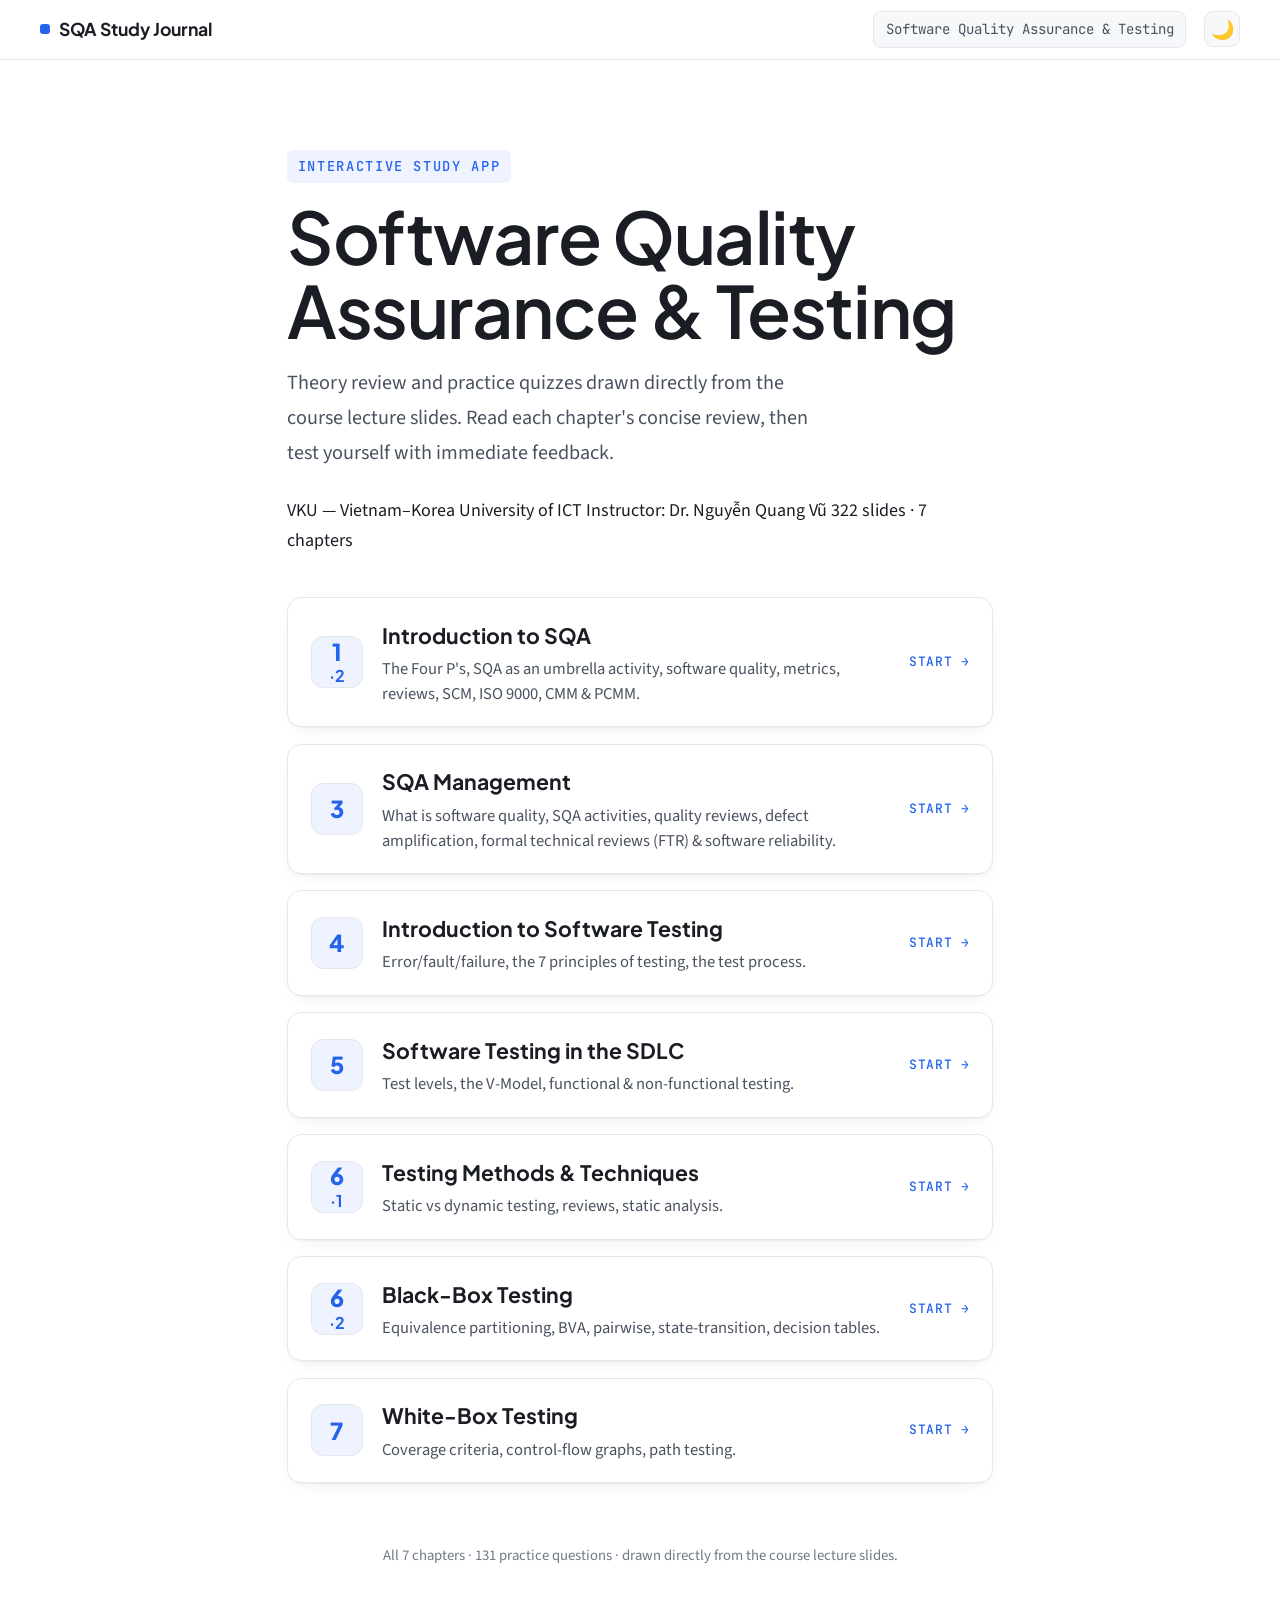
<file: index.html>
<!DOCTYPE html>
<html lang="en">
<head>
<meta charset="UTF-8">
<meta name="viewport" content="width=device-width, initial-scale=1.0">
<title>SQA Study Journal — Contents</title>
<link rel="stylesheet" href="styles.css">
<script src="theme.js"></script>
</head>
<body>
<div class="reading-progress" id="rprog"></div>

<header class="topbar">
  <a class="brand" href="index.html"><span class="dot"></span>SQA&nbsp;Study&nbsp;Journal</a>
  <span class="spacer"></span>
  <span class="score-chip">Software Quality Assurance &amp; Testing</span>
  <button class="theme-toggle" id="themeToggle" type="button" aria-label="Chuyển Sáng/Tối" title="Sáng / Tối">
    <span class="moon">🌙</span><span class="sun">☀️</span>
  </button>
</header>

<main class="wrap">
  <section class="toc-hero reveal">
    <p class="eyebrow">Interactive Study App</p>
    <h1 style="font-family:var(--display);font-weight:600;font-size:clamp(2.4rem,7vw,4rem);line-height:1.02;letter-spacing:-.02em;margin:0 0 .8rem;">
      Software Quality<br>Assurance &amp; Testing
    </h1>
    <p class="lede" style="font-size:1.12rem;color:var(--ink-soft);max-width:54ch;">
      Theory review and practice quizzes drawn directly from the course lecture
      slides. Read each chapter's concise review, then test yourself with
      immediate feedback.
    </p>
    <div class="hero meta" style="padding:0;margin-top:1.4rem;">
      <span>VKU — Vietnam–Korea University of ICT</span>
      <span>Instructor: Dr. Nguyễn Quang Vũ</span>
      <span>322 slides · 7 chapters</span>
    </div>
  </section>

  <nav class="toc-list">
    <a class="toc-card reveal" style="animation-delay:.05s" href="chapter-01-intro-to-sqa.html">
      <span class="no">1<small style="font-size:.9rem">·2</small></span>
      <span class="body">
        <h3>Introduction to SQA</h3>
        <p>The Four P's, SQA as an umbrella activity, software quality, metrics, reviews, SCM, ISO 9000, CMM &amp; PCMM.</p>
      </span>
      <span class="tag">Start →</span>
    </a>

    <a class="toc-card reveal" style="animation-delay:.1s" href="chapter-03-sqa-management.html">
      <span class="no">3</span>
      <span class="body">
        <h3>SQA Management</h3>
        <p>What is software quality, SQA activities, quality reviews, defect amplification, formal technical reviews (FTR) &amp; software reliability.</p>
      </span>
      <span class="tag">Start →</span>
    </a>

    <a class="toc-card reveal" style="animation-delay:.15s" href="chapter-04-intro-to-testing.html">
      <span class="no">4</span>
      <span class="body">
        <h3>Introduction to Software Testing</h3>
        <p>Error/fault/failure, the 7 principles of testing, the test process.</p>
      </span>
      <span class="tag">Start →</span>
    </a>

    <a class="toc-card reveal" style="animation-delay:.2s" href="chapter-05-testing-in-sdlc.html">
      <span class="no">5</span>
      <span class="body">
        <h3>Software Testing in the SDLC</h3>
        <p>Test levels, the V-Model, functional &amp; non-functional testing.</p>
      </span>
      <span class="tag">Start →</span>
    </a>

    <a class="toc-card reveal" style="animation-delay:.25s" href="chapter-06-1-methods-techniques.html">
      <span class="no">6<small style="font-size:.9rem">·1</small></span>
      <span class="body">
        <h3>Testing Methods &amp; Techniques</h3>
        <p>Static vs dynamic testing, reviews, static analysis.</p>
      </span>
      <span class="tag">Start →</span>
    </a>

    <a class="toc-card reveal" style="animation-delay:.3s" href="chapter-06-2-black-box.html">
      <span class="no">6<small style="font-size:.9rem">·2</small></span>
      <span class="body">
        <h3>Black-Box Testing</h3>
        <p>Equivalence partitioning, BVA, pairwise, state-transition, decision tables.</p>
      </span>
      <span class="tag">Start →</span>
    </a>

    <a class="toc-card reveal" style="animation-delay:.35s" href="chapter-07-white-box.html">
      <span class="no">7</span>
      <span class="body">
        <h3>White-Box Testing</h3>
        <p>Coverage criteria, control-flow graphs, path testing.</p>
      </span>
      <span class="tag">Start →</span>
    </a>
  </nav>

  <p style="color:var(--ink-faint);font-size:.82rem;text-align:center;padding-bottom:3rem;">
    All 7 chapters · 131 practice questions · drawn directly from the course lecture slides.
  </p>
</main>
</body>
</html>
</file>
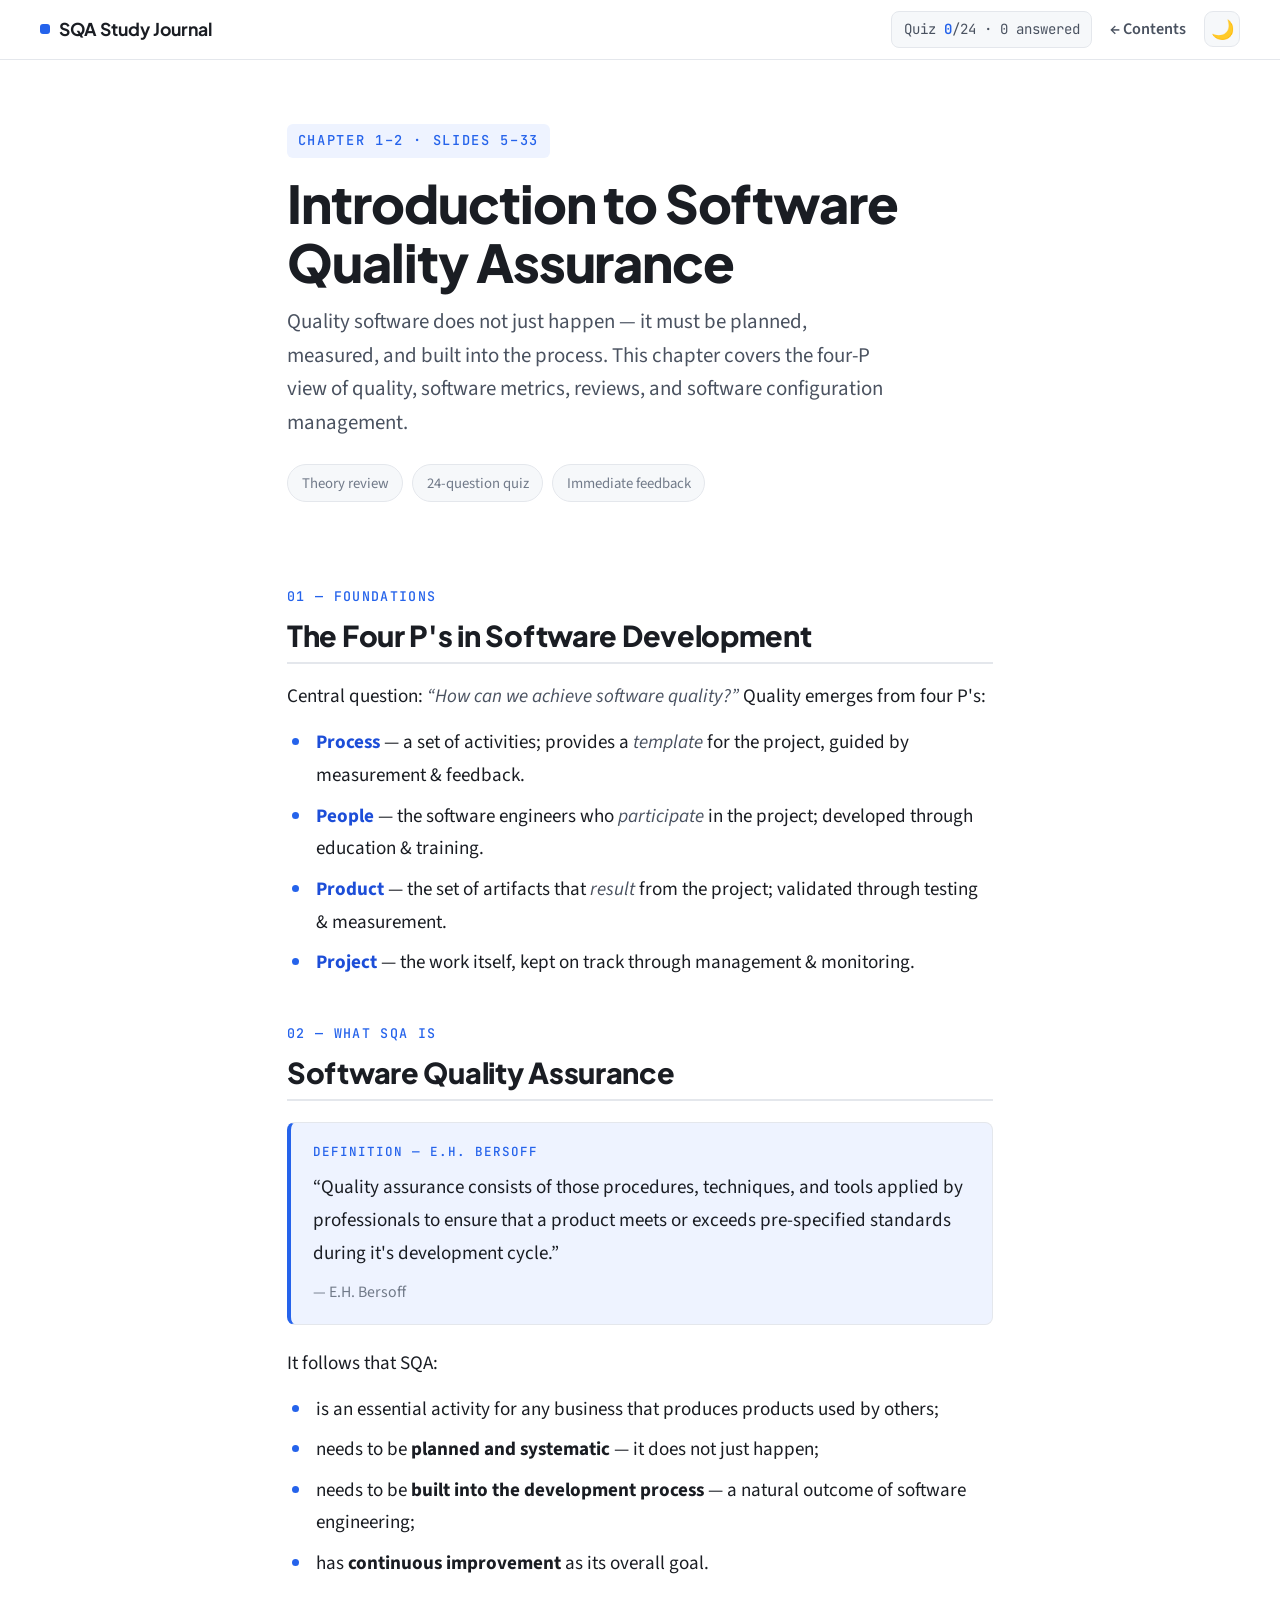
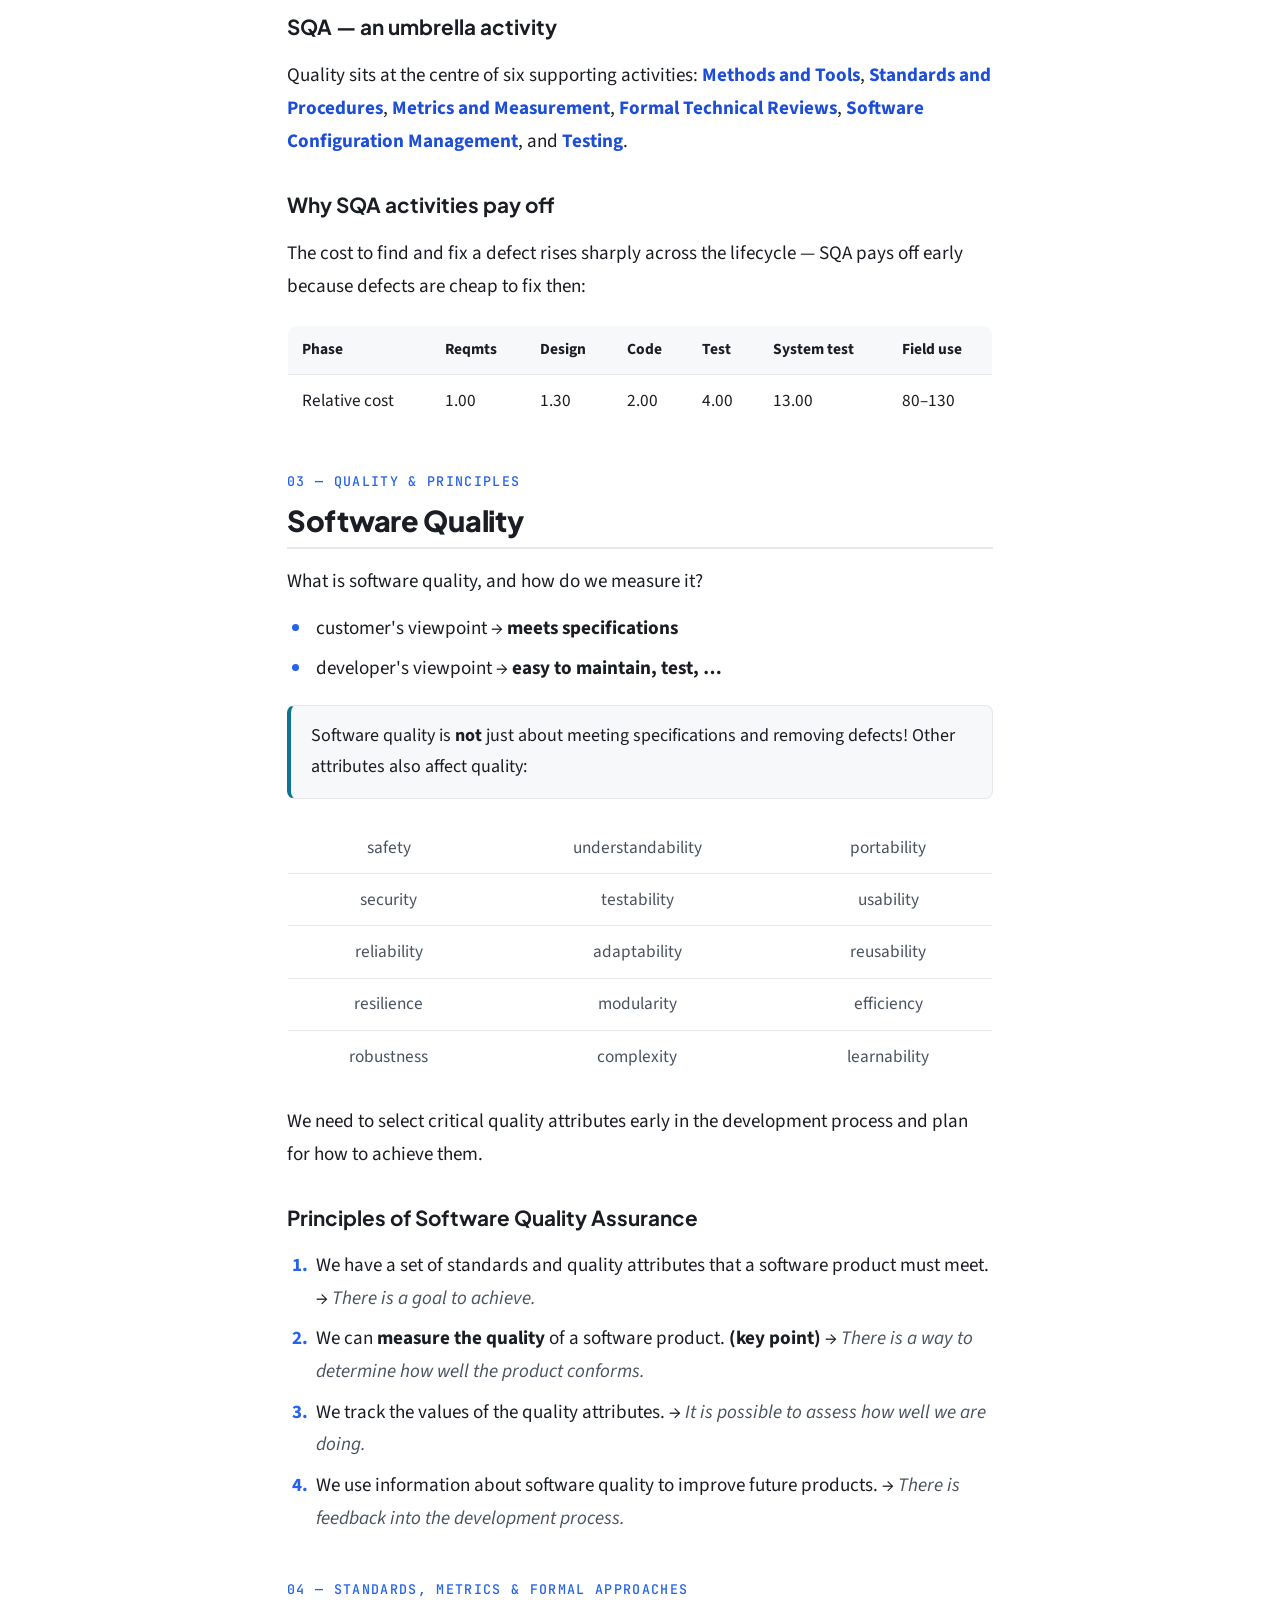
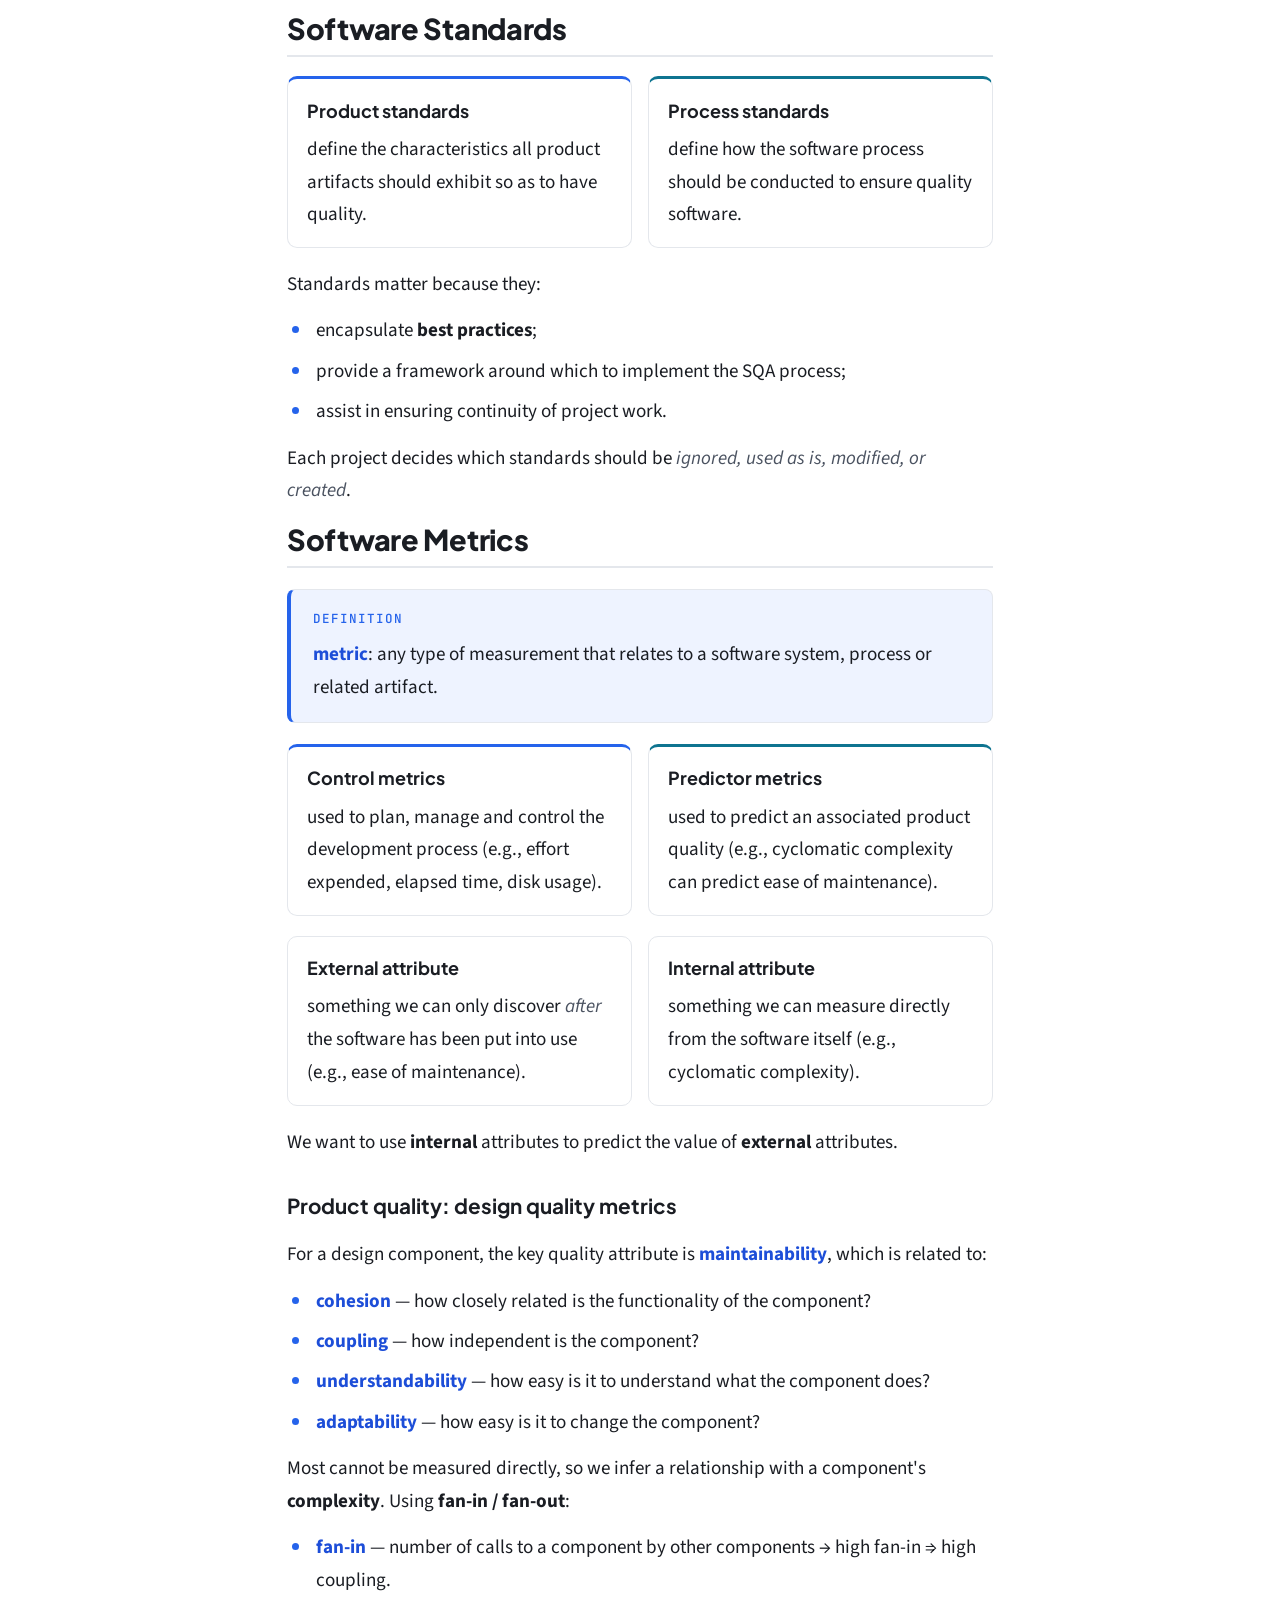
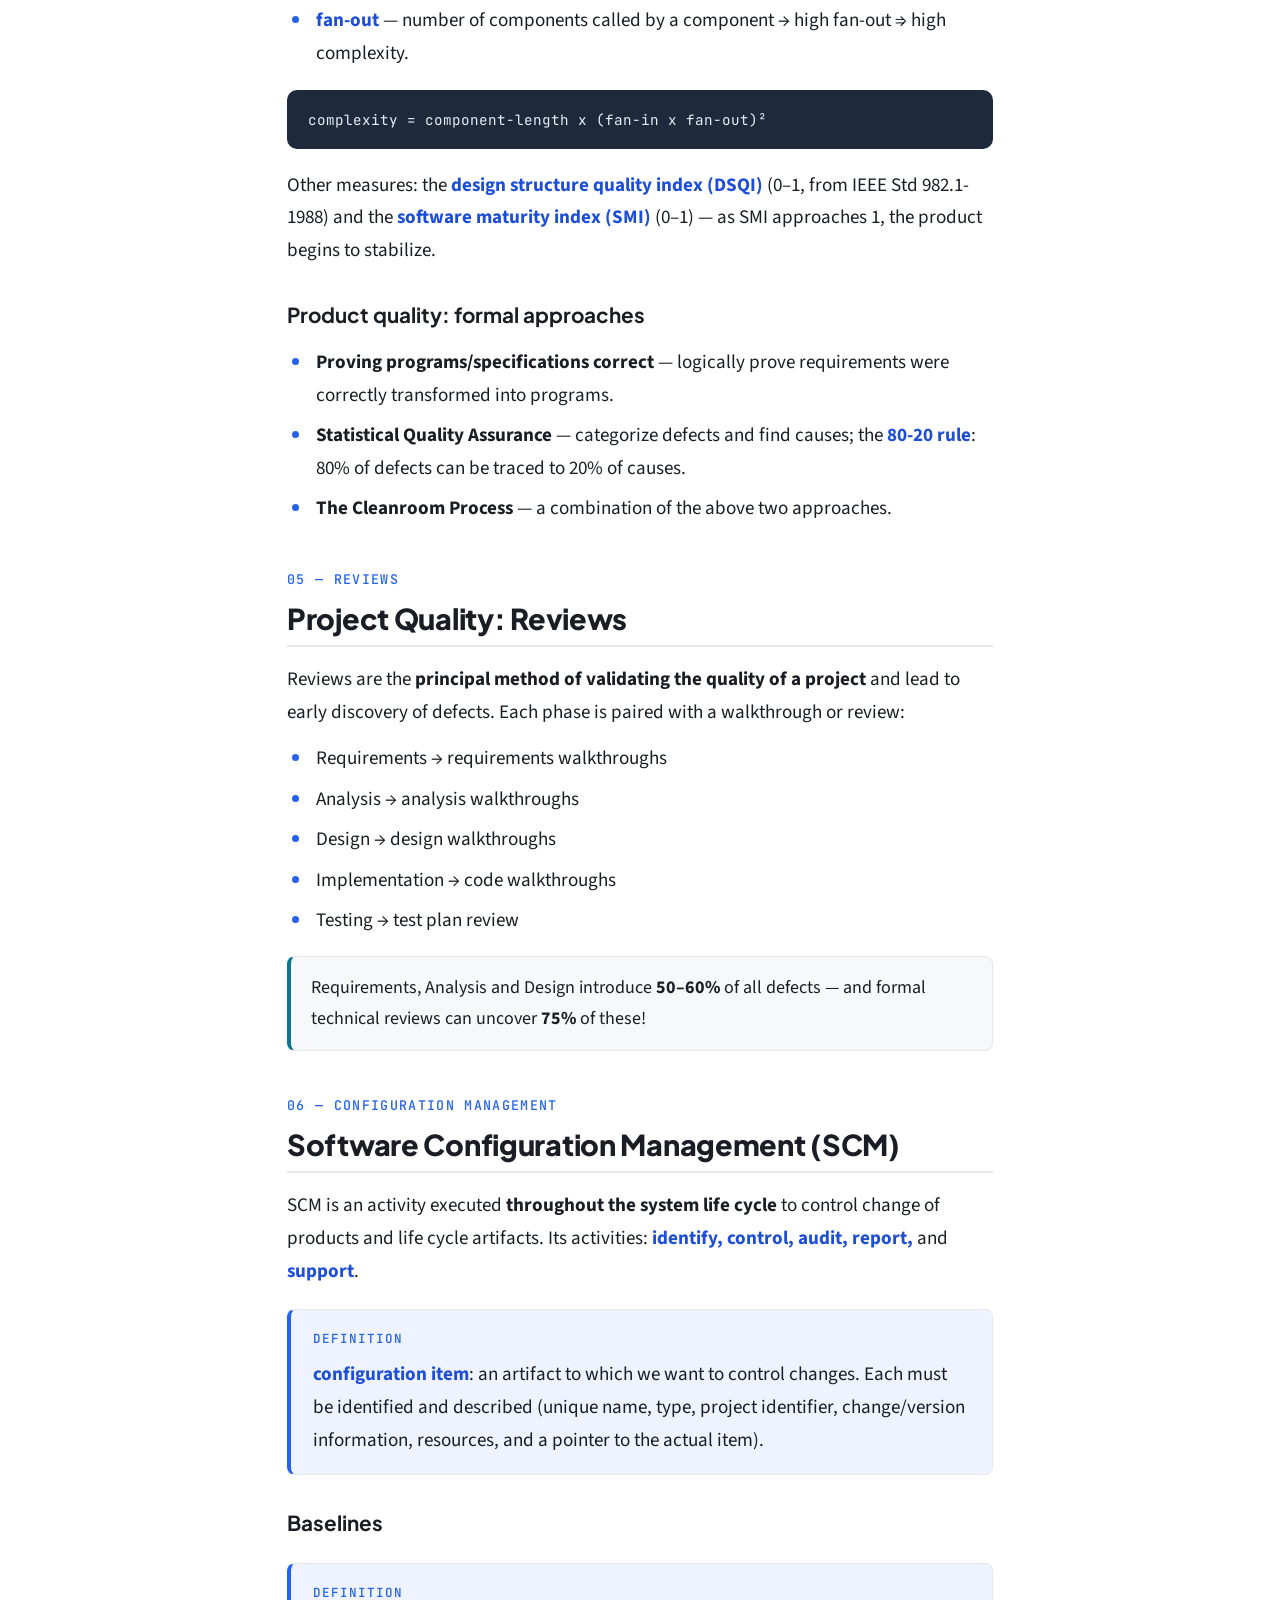
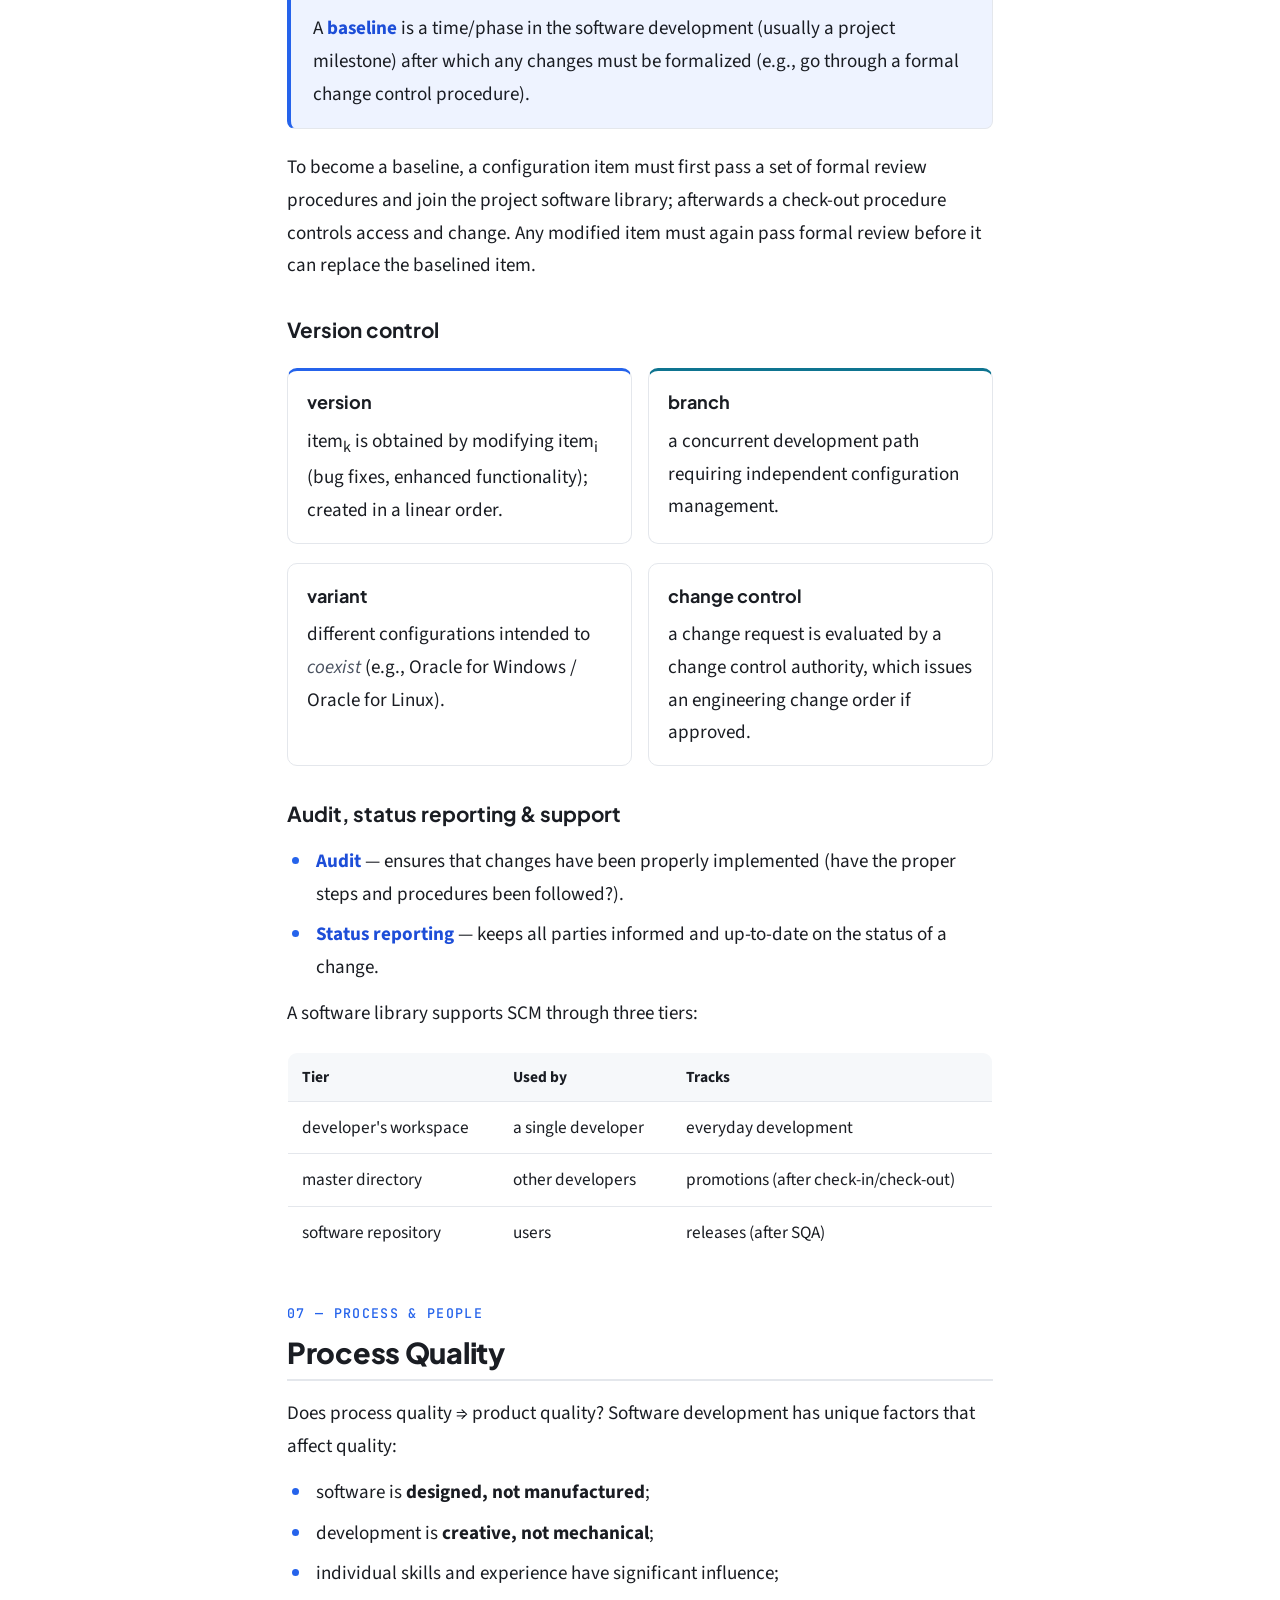
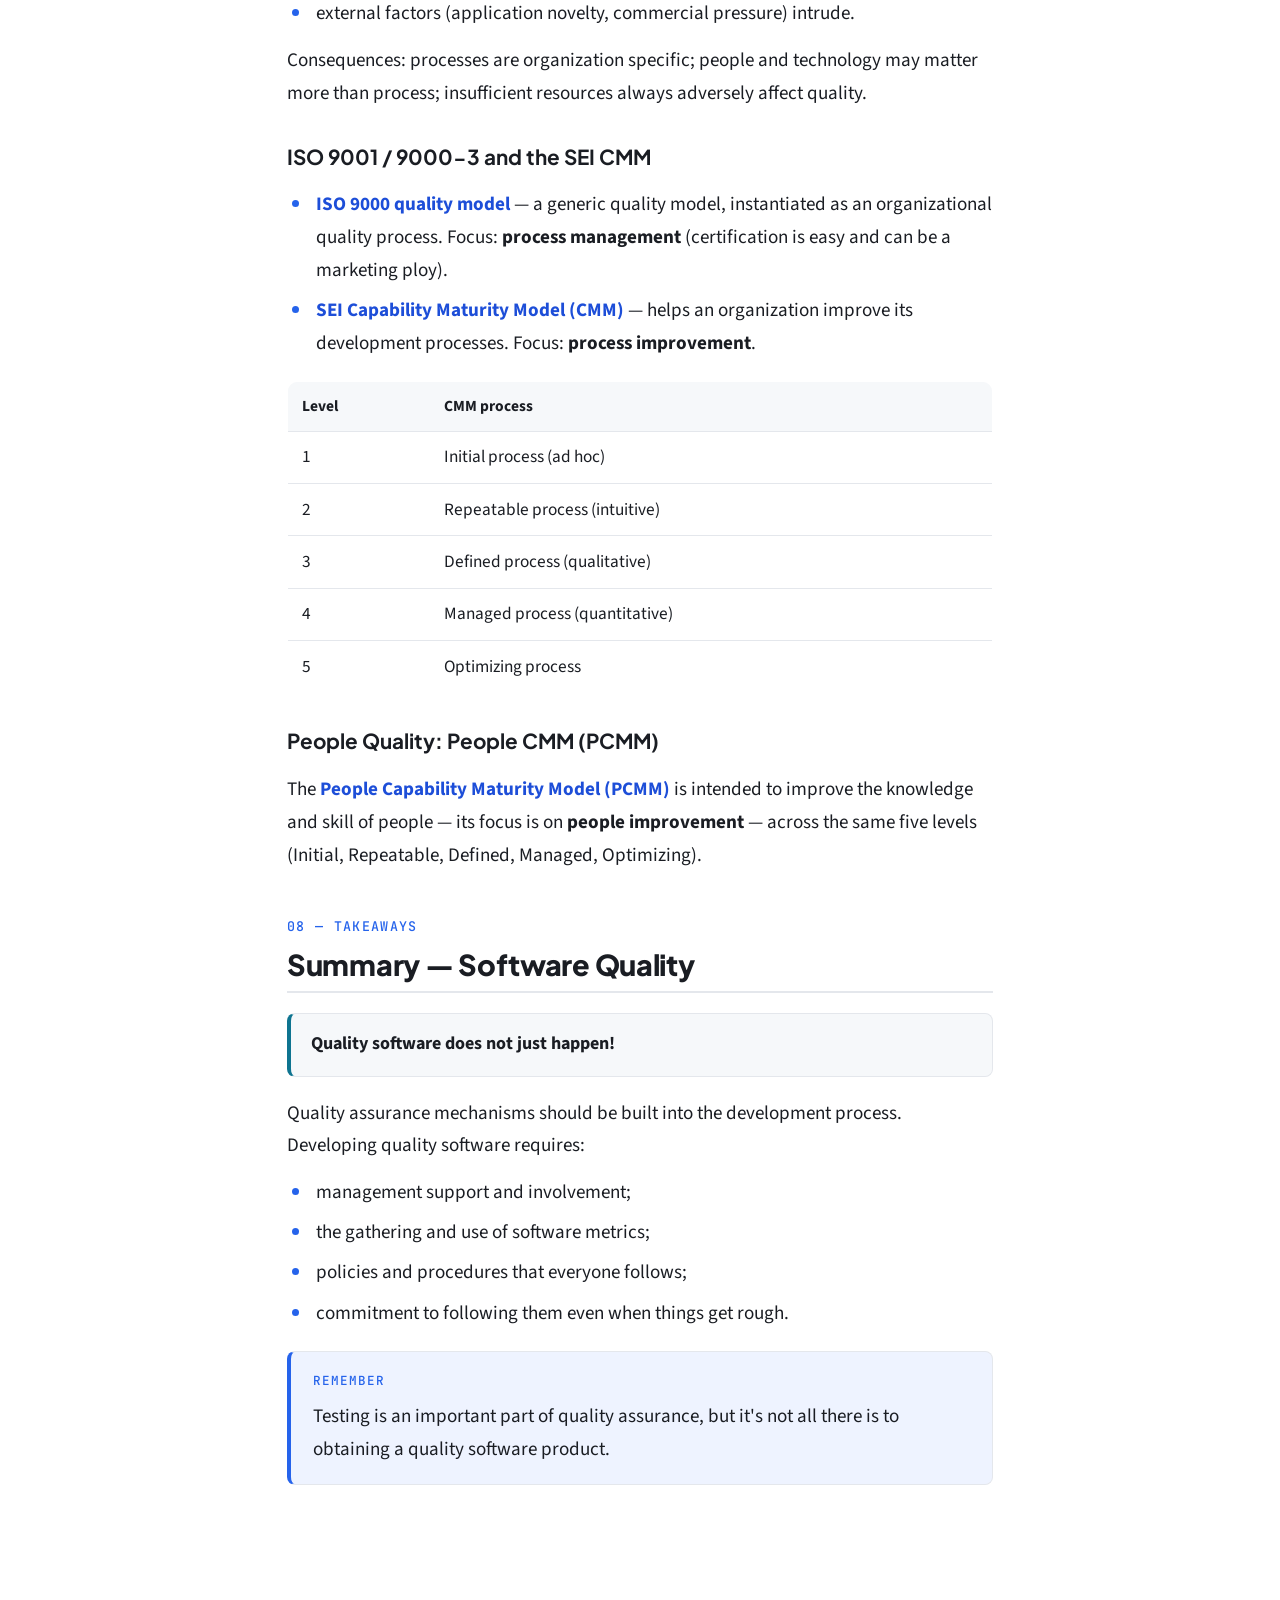
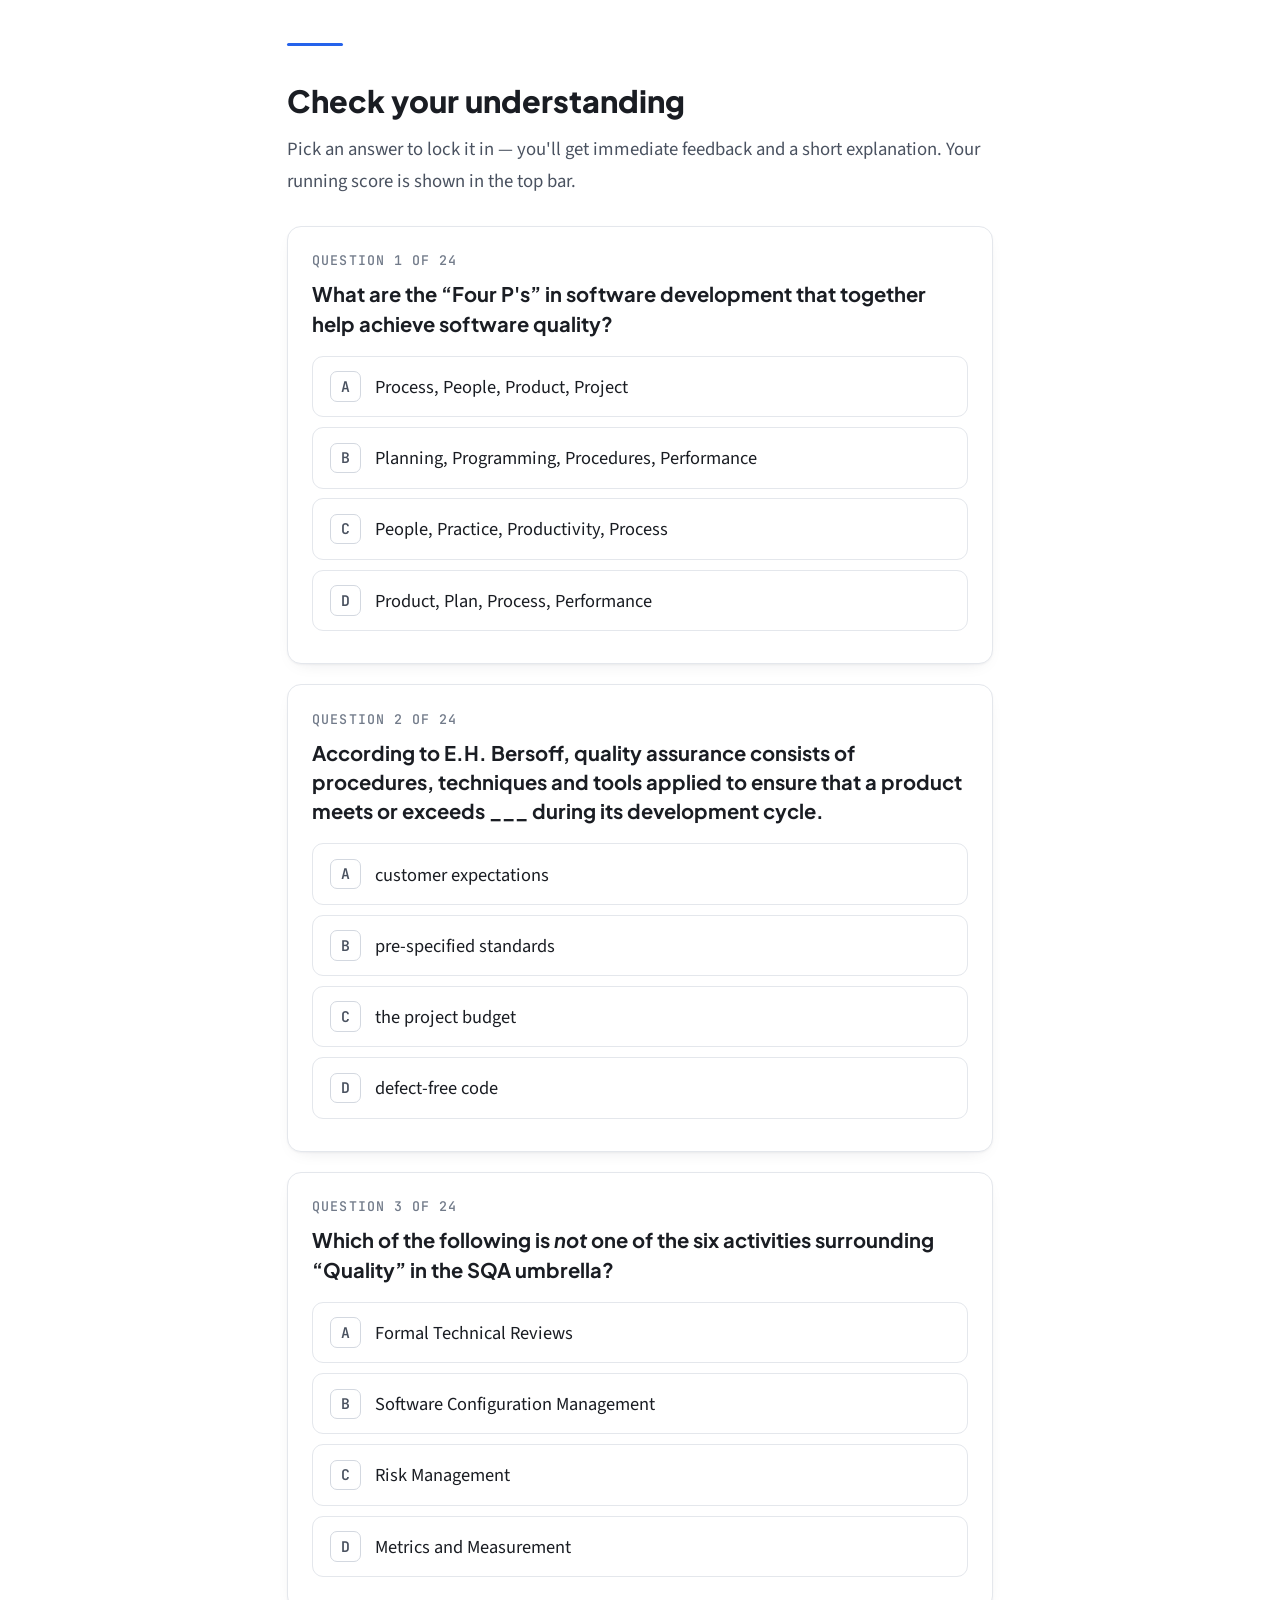
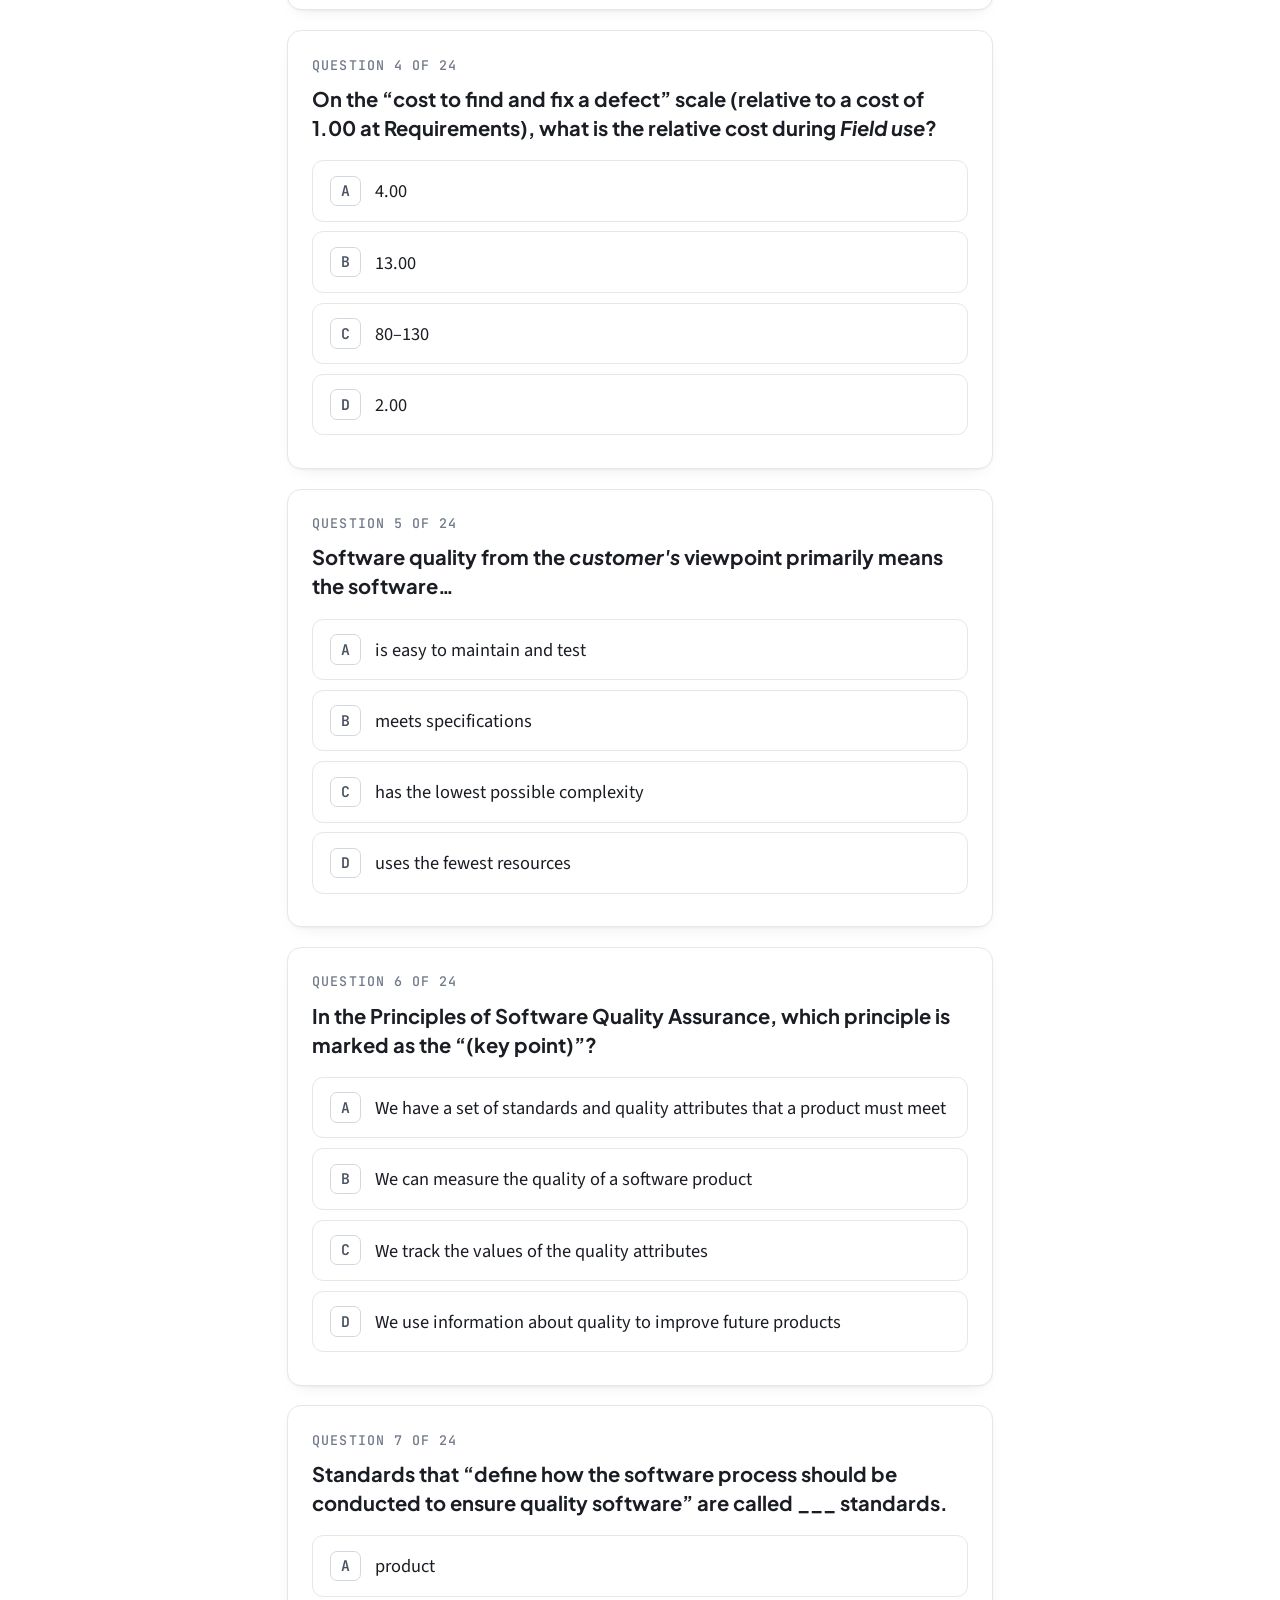
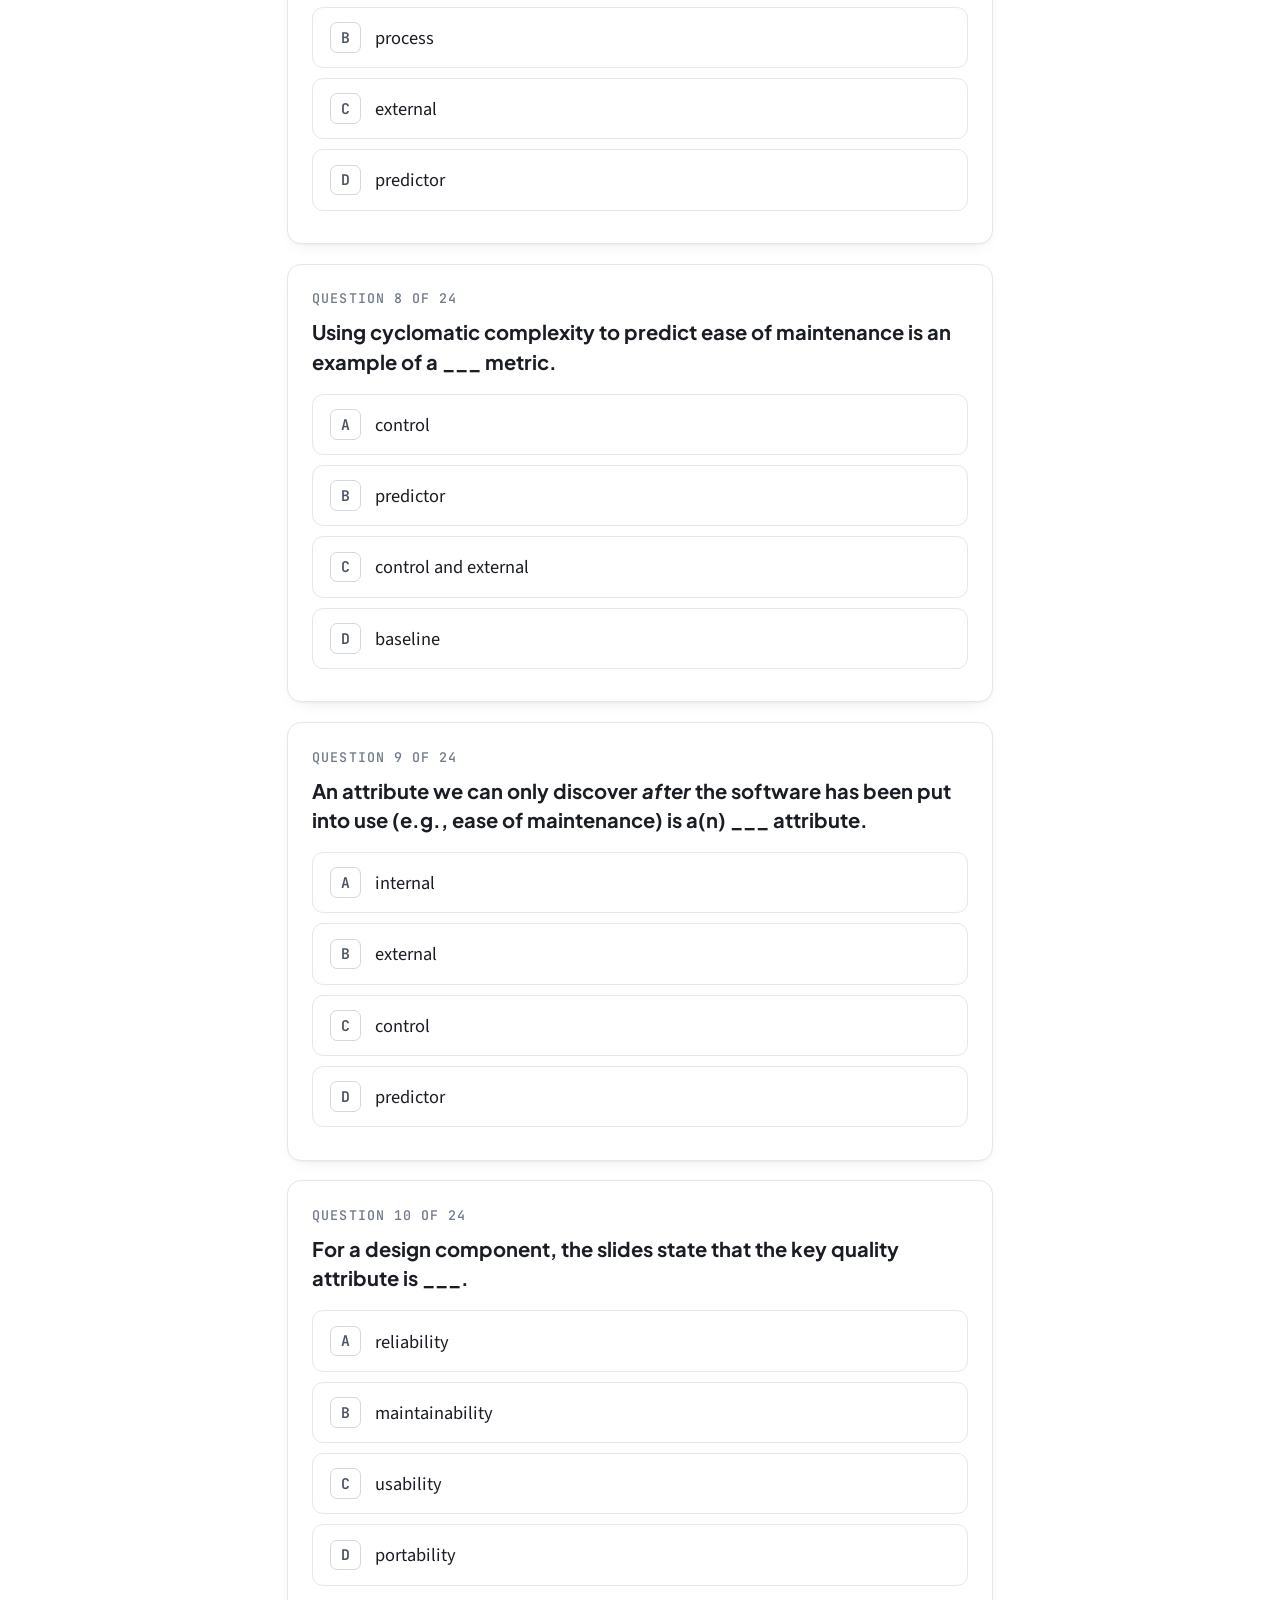
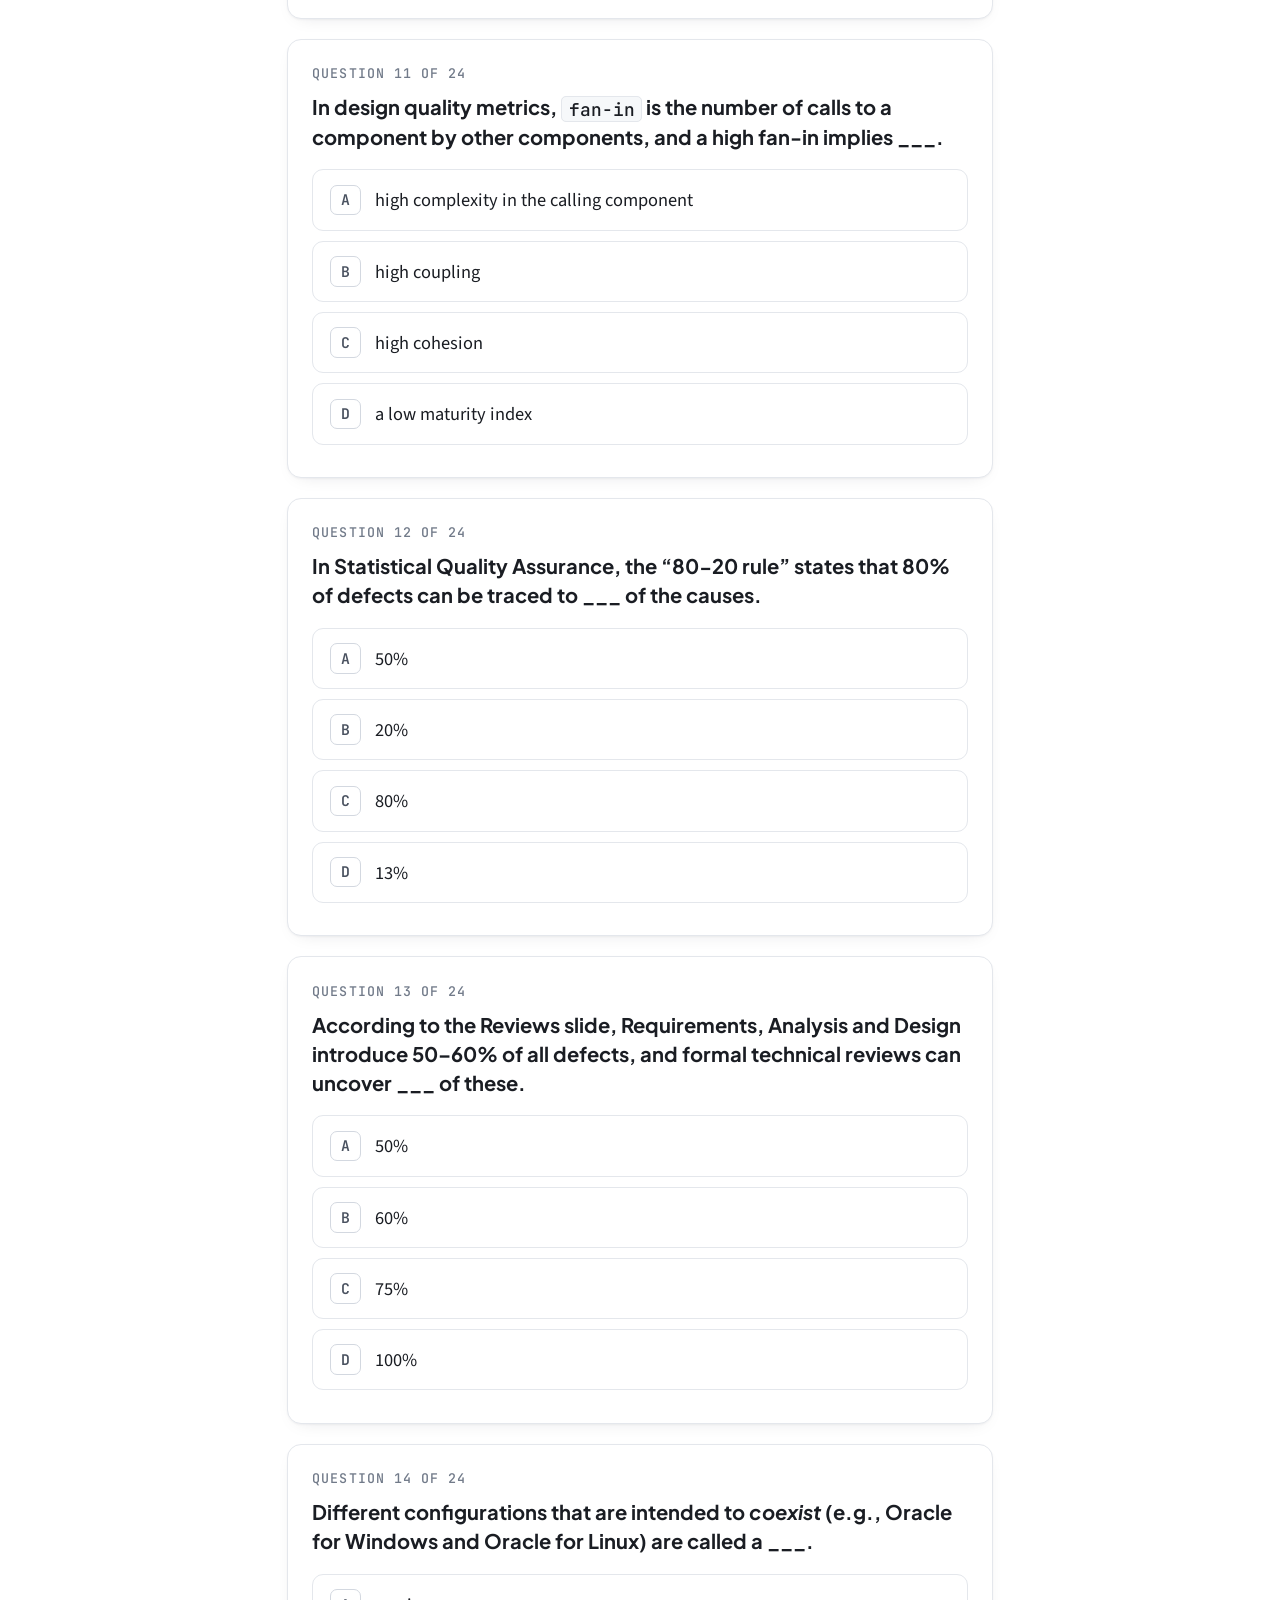
<file: chapter-01-intro-to-sqa.html>
<!DOCTYPE html>
<html lang="en">
<head>
<meta charset="UTF-8">
<meta name="viewport" content="width=device-width, initial-scale=1.0">
<title>Ch.1–2 · Introduction to SQA — SQA Study Journal</title>
<link rel="stylesheet" href="styles.css">
<script src="theme.js"></script>
</head>
<body>
<div class="reading-progress" id="rprog"></div>

<header class="topbar">
  <a class="brand" href="index.html"><span class="dot"></span>SQA&nbsp;Study&nbsp;Journal</a>
  <span class="spacer"></span>
  <span class="score-chip" id="scoreChip">Quiz <b>0</b>/0</span>
  <a class="back" href="index.html">← Contents</a>
  <button class="theme-toggle" id="themeToggle" type="button" aria-label="Chuyển Sáng/Tối" title="Sáng / Tối">
    <span class="moon">🌙</span><span class="sun">☀️</span>
  </button>
</header>

<main class="wrap">

  <!-- ===================== HERO ===================== -->
  <section class="hero reveal">
    <p class="eyebrow">Chapter 1–2 · Slides 5–33</p>
    <h1>Introduction to Software Quality Assurance</h1>
    <p class="lede">Quality software does not just happen — it must be planned,
       measured, and built into the process. This chapter covers the four-P view of
       quality, software metrics, reviews, and software configuration management.</p>
    <div class="meta">
      <span>Theory review</span>
      <span>24-question quiz</span>
      <span>Immediate feedback</span>
    </div>
  </section>

  <!-- ===================== THEORY ===================== -->
  <article class="theory">

    <section class="sec">
      <p class="kicker">01 — Foundations</p>
      <h2>The Four P's in Software Development</h2>
      <p>Central question: <em>“How can we achieve software quality?”</em>
         Quality emerges from four P's:</p>
      <ul>
        <li><span class="term">Process</span> — a set of activities; provides a <em>template</em> for the project, guided by measurement &amp; feedback.</li>
        <li><span class="term">People</span> — the software engineers who <em>participate</em> in the project; developed through education &amp; training.</li>
        <li><span class="term">Product</span> — the set of artifacts that <em>result</em> from the project; validated through testing &amp; measurement.</li>
        <li><span class="term">Project</span> — the work itself, kept on track through management &amp; monitoring.</li>
      </ul>
    </section>

    <section class="sec">
      <p class="kicker">02 — What SQA Is</p>
      <h2>Software Quality Assurance</h2>
      <div class="def">
        <span class="label">Definition — E.H. Bersoff</span>
        <p>“Quality assurance consists of those procedures, techniques, and tools
           applied by professionals to ensure that a product meets or exceeds
           pre-specified standards during it's development cycle.”</p>
        <cite>— E.H. Bersoff</cite>
      </div>
      <p>It follows that SQA:</p>
      <ul>
        <li>is an essential activity for any business that produces products used by others;</li>
        <li>needs to be <strong>planned and systematic</strong> — it does not just happen;</li>
        <li>needs to be <strong>built into the development process</strong> — a natural outcome of software engineering;</li>
        <li>has <strong>continuous improvement</strong> as its overall goal.</li>
      </ul>

      <h3>SQA — an umbrella activity</h3>
      <p>Quality sits at the centre of six supporting activities:
         <span class="term">Methods and Tools</span>, <span class="term">Standards and Procedures</span>,
         <span class="term">Metrics and Measurement</span>, <span class="term">Formal Technical Reviews</span>,
         <span class="term">Software Configuration Management</span>, and <span class="term">Testing</span>.</p>

      <h3>Why SQA activities pay off</h3>
      <p>The cost to find and fix a defect rises sharply across the lifecycle — SQA
         pays off early because defects are cheap to fix then:</p>
      <div class="tbl-wrap">
        <table class="t">
          <thead><tr><th>Phase</th><th>Reqmts</th><th>Design</th><th>Code</th><th>Test</th><th>System&nbsp;test</th><th>Field&nbsp;use</th></tr></thead>
          <tbody><tr><td>Relative cost</td><td>1.00</td><td>1.30</td><td>2.00</td><td>4.00</td><td>13.00</td><td>80–130</td></tr></tbody>
        </table>
      </div>
    </section>

    <section class="sec">
      <p class="kicker">03 — Quality &amp; Principles</p>
      <h2>Software Quality</h2>
      <p>What is software quality, and how do we measure it?</p>
      <ul>
        <li>customer's viewpoint → <strong>meets specifications</strong></li>
        <li>developer's viewpoint → <strong>easy to maintain, test, …</strong></li>
      </ul>
      <div class="note">Software quality is <b>not</b> just about meeting specifications
        and removing defects! Other attributes also affect quality:</div>
      <div class="tbl-wrap">
        <table class="t grid">
          <tbody>
            <tr><td>safety</td><td>understandability</td><td>portability</td></tr>
            <tr><td>security</td><td>testability</td><td>usability</td></tr>
            <tr><td>reliability</td><td>adaptability</td><td>reusability</td></tr>
            <tr><td>resilience</td><td>modularity</td><td>efficiency</td></tr>
            <tr><td>robustness</td><td>complexity</td><td>learnability</td></tr>
          </tbody>
        </table>
      </div>
      <p>We need to select critical quality attributes early in the development
         process and plan for how to achieve them.</p>

      <h3>Principles of Software Quality Assurance</h3>
      <ol>
        <li>We have a set of standards and quality attributes that a software product must meet. → <em>There is a goal to achieve.</em></li>
        <li>We can <strong>measure the quality</strong> of a software product. <strong>(key point)</strong> → <em>There is a way to determine how well the product conforms.</em></li>
        <li>We track the values of the quality attributes. → <em>It is possible to assess how well we are doing.</em></li>
        <li>We use information about software quality to improve future products. → <em>There is feedback into the development process.</em></li>
      </ol>
    </section>

    <section class="sec">
      <p class="kicker">04 — Standards, Metrics &amp; Formal Approaches</p>
      <h2>Software Standards</h2>
      <div class="duo">
        <div class="box accent"><h4>Product standards</h4>
          define the characteristics all product artifacts should exhibit so as to have quality.</div>
        <div class="box teal"><h4>Process standards</h4>
          define how the software process should be conducted to ensure quality software.</div>
      </div>
      <p>Standards matter because they:</p>
      <ul>
        <li>encapsulate <strong>best practices</strong>;</li>
        <li>provide a framework around which to implement the SQA process;</li>
        <li>assist in ensuring continuity of project work.</li>
      </ul>
      <p>Each project decides which standards should be
         <em>ignored, used as is, modified, or created</em>.</p>

      <h2>Software Metrics</h2>
      <div class="def">
        <span class="label">Definition</span>
        <p><span class="term">metric</span>: any type of measurement that relates to a
           software system, process or related artifact.</p>
      </div>
      <div class="duo">
        <div class="box accent"><h4>Control metrics</h4>
          used to plan, manage and control the development process (e.g., effort expended, elapsed time, disk usage).</div>
        <div class="box teal"><h4>Predictor metrics</h4>
          used to predict an associated product quality (e.g., cyclomatic complexity can predict ease of maintenance).</div>
      </div>
      <div class="duo">
        <div class="box"><h4>External attribute</h4>
          something we can only discover <em>after</em> the software has been put into use (e.g., ease of maintenance).</div>
        <div class="box"><h4>Internal attribute</h4>
          something we can measure directly from the software itself (e.g., cyclomatic complexity).</div>
      </div>
      <p>We want to use <strong>internal</strong> attributes to predict the value of
         <strong>external</strong> attributes.</p>

      <h3>Product quality: design quality metrics</h3>
      <p>For a design component, the key quality attribute is <span class="term">maintainability</span>,
         which is related to:</p>
      <ul>
        <li><span class="term">cohesion</span> — how closely related is the functionality of the component?</li>
        <li><span class="term">coupling</span> — how independent is the component?</li>
        <li><span class="term">understandability</span> — how easy is it to understand what the component does?</li>
        <li><span class="term">adaptability</span> — how easy is it to change the component?</li>
      </ul>
      <p>Most cannot be measured directly, so we infer a relationship with a component's
         <strong>complexity</strong>. Using <strong>fan-in / fan-out</strong>:</p>
      <ul>
        <li><span class="term">fan-in</span> — number of calls to a component by other components → high fan-in ⇒ high coupling.</li>
        <li><span class="term">fan-out</span> — number of components called by a component → high fan-out ⇒ high complexity.</li>
      </ul>
      <pre><code>complexity = component-length x (fan-in x fan-out)²</code></pre>
      <p>Other measures: the <span class="term">design structure quality index (DSQI)</span> (0–1,
         from IEEE Std 982.1-1988) and the <span class="term">software maturity index (SMI)</span> (0–1) —
         as SMI approaches 1, the product begins to stabilize.</p>

      <h3>Product quality: formal approaches</h3>
      <ul>
        <li><strong>Proving programs/specifications correct</strong> — logically prove requirements were correctly transformed into programs.</li>
        <li><strong>Statistical Quality Assurance</strong> — categorize defects and find causes; the <span class="term">80-20 rule</span>: 80% of defects can be traced to 20% of causes.</li>
        <li><strong>The Cleanroom Process</strong> — a combination of the above two approaches.</li>
      </ul>
    </section>

    <section class="sec">
      <p class="kicker">05 — Reviews</p>
      <h2>Project Quality: Reviews</h2>
      <p>Reviews are the <strong>principal method of validating the quality of a project</strong>
         and lead to early discovery of defects. Each phase is paired with a walkthrough or review:</p>
      <ul>
        <li>Requirements → requirements walkthroughs</li>
        <li>Analysis → analysis walkthroughs</li>
        <li>Design → design walkthroughs</li>
        <li>Implementation → code walkthroughs</li>
        <li>Testing → test plan review</li>
      </ul>
      <div class="note">Requirements, Analysis and Design introduce <b>50–60%</b> of all
        defects — and formal technical reviews can uncover <b>75%</b> of these!</div>
    </section>

    <section class="sec">
      <p class="kicker">06 — Configuration Management</p>
      <h2>Software Configuration Management (SCM)</h2>
      <p>SCM is an activity executed <strong>throughout the system life cycle</strong> to
         control change of products and life cycle artifacts. Its activities:
         <span class="term">identify, control, audit, report,</span> and <span class="term">support</span>.</p>
      <div class="def">
        <span class="label">Definition</span>
        <p><span class="term">configuration item</span>: an artifact to which we want to
           control changes. Each must be identified and described (unique name, type,
           project identifier, change/version information, resources, and a pointer to
           the actual item).</p>
      </div>

      <h3>Baselines</h3>
      <div class="def">
        <span class="label">Definition</span>
        <p>A <span class="term">baseline</span> is a time/phase in the software development
           (usually a project milestone) after which any changes must be formalized
           (e.g., go through a formal change control procedure).</p>
      </div>
      <p>To become a baseline, a configuration item must first pass a set of formal review
         procedures and join the project software library; afterwards a check-out
         procedure controls access and change. Any modified item must again pass formal
         review before it can replace the baselined item.</p>

      <h3>Version control</h3>
      <div class="duo">
        <div class="box accent"><h4>version</h4>
          item<sub>k</sub> is obtained by modifying item<sub>i</sub> (bug fixes, enhanced functionality); created in a linear order.</div>
        <div class="box teal"><h4>branch</h4>
          a concurrent development path requiring independent configuration management.</div>
      </div>
      <div class="duo">
        <div class="box"><h4>variant</h4>
          different configurations intended to <em>coexist</em> (e.g., Oracle for Windows / Oracle for Linux).</div>
        <div class="box"><h4>change control</h4>
          a change request is evaluated by a change control authority, which issues an engineering change order if approved.</div>
      </div>

      <h3>Audit, status reporting &amp; support</h3>
      <ul>
        <li><span class="term">Audit</span> — ensures that changes have been properly implemented (have the proper steps and procedures been followed?).</li>
        <li><span class="term">Status reporting</span> — keeps all parties informed and up-to-date on the status of a change.</li>
      </ul>
      <p>A software library supports SCM through three tiers:</p>
      <div class="tbl-wrap">
        <table class="t">
          <thead><tr><th>Tier</th><th>Used by</th><th>Tracks</th></tr></thead>
          <tbody>
            <tr><td>developer's workspace</td><td>a single developer</td><td>everyday development</td></tr>
            <tr><td>master directory</td><td>other developers</td><td>promotions (after check-in/check-out)</td></tr>
            <tr><td>software repository</td><td>users</td><td>releases (after SQA)</td></tr>
          </tbody>
        </table>
      </div>
    </section>

    <section class="sec">
      <p class="kicker">07 — Process &amp; People</p>
      <h2>Process Quality</h2>
      <p>Does process quality ⇒ product quality? Software development has unique factors
         that affect quality:</p>
      <ul>
        <li>software is <strong>designed, not manufactured</strong>;</li>
        <li>development is <strong>creative, not mechanical</strong>;</li>
        <li>individual skills and experience have significant influence;</li>
        <li>external factors (application novelty, commercial pressure) intrude.</li>
      </ul>
      <p>Consequences: processes are organization specific; people and technology may
         matter more than process; insufficient resources always adversely affect quality.</p>

      <h3>ISO 9001 / 9000-3 and the SEI CMM</h3>
      <ul>
        <li><span class="term">ISO 9000 quality model</span> — a generic quality model,
            instantiated as an organizational quality process. Focus:
            <strong>process management</strong> (certification is easy and can be a marketing ploy).</li>
        <li><span class="term">SEI Capability Maturity Model (CMM)</span> — helps an organization
            improve its development processes. Focus: <strong>process improvement</strong>.</li>
      </ul>
      <div class="tbl-wrap">
        <table class="t">
          <thead><tr><th>Level</th><th>CMM process</th></tr></thead>
          <tbody>
            <tr><td>1</td><td>Initial process (ad hoc)</td></tr>
            <tr><td>2</td><td>Repeatable process (intuitive)</td></tr>
            <tr><td>3</td><td>Defined process (qualitative)</td></tr>
            <tr><td>4</td><td>Managed process (quantitative)</td></tr>
            <tr><td>5</td><td>Optimizing process</td></tr>
          </tbody>
        </table>
      </div>

      <h3>People Quality: People CMM (PCMM)</h3>
      <p>The <span class="term">People Capability Maturity Model (PCMM)</span> is intended to
         improve the knowledge and skill of people — its focus is on
         <strong>people improvement</strong> — across the same five levels (Initial,
         Repeatable, Defined, Managed, Optimizing).</p>
    </section>

    <section class="sec">
      <p class="kicker">08 — Takeaways</p>
      <h2>Summary — Software Quality</h2>
      <div class="note"><b>Quality software does not just happen!</b></div>
      <p>Quality assurance mechanisms should be built into the development process.
         Developing quality software requires:</p>
      <ul>
        <li>management support and involvement;</li>
        <li>the gathering and use of software metrics;</li>
        <li>policies and procedures that everyone follows;</li>
        <li>commitment to following them even when things get rough.</li>
      </ul>
      <div class="def">
        <span class="label">Remember</span>
        <p>Testing is an important part of quality assurance, but it's not all there is
           to obtaining a quality software product.</p>
      </div>
    </section>
  </article>

  <!-- ===================== QUIZ ===================== -->
  <section class="quiz-sec">
    <div class="quiz-head">
      <h2>Check your understanding</h2>
    </div>
    <p class="quiz-intro">Pick an answer to lock it in — you'll get immediate feedback and
       a short explanation. Your running score is shown in the top bar.</p>

    <div id="quiz"></div>

    <div class="results" id="results">
      <div class="ring"><i>0%</i></div>
      <div class="msg">
        <h3>You scored 0 / 0</h3>
        <p>Review and try again any time.</p>
      </div>
      <button class="btn" onclick="location.reload()">Retake quiz ↺</button>
    </div>
  </section>

  <nav class="footnav">
    <a href="index.html">← All chapters</a>
    <a href="chapter-03-sqa-management.html">Chapter 3 · SQA Management →</a>
  </nav>
</main>

<script>
window.STUDY = {
  quiz: [
    {
      q: "What are the “Four P's” in software development that together help achieve software quality?",
      options: [
        "Process, People, Product, Project",
        "Planning, Programming, Procedures, Performance",
        "People, Practice, Productivity, Process",
        "Product, Plan, Process, Performance"
      ],
      answer: 0,
      explain: "The Four P's are <strong>Process</strong> (a template), <strong>People</strong> (who participate), <strong>Product</strong> (the resulting artifacts) and <strong>Project</strong> (managed and monitored)."
    },
    {
      q: "According to E.H. Bersoff, quality assurance consists of procedures, techniques and tools applied to ensure that a product meets or exceeds ___ during its development cycle.",
      options: [
        "customer expectations",
        "pre-specified standards",
        "the project budget",
        "defect-free code"
      ],
      answer: 1,
      explain: "Bersoff's definition ends “…to ensure that a product meets or exceeds <strong>pre-specified standards</strong> during it's development cycle.”"
    },
    {
      q: "Which of the following is <em>not</em> one of the six activities surrounding “Quality” in the SQA umbrella?",
      options: [
        "Formal Technical Reviews",
        "Software Configuration Management",
        "Risk Management",
        "Metrics and Measurement"
      ],
      answer: 2,
      explain: "The six umbrella activities are Methods and Tools, Standards and Procedures, Metrics and Measurement, Formal Technical Reviews, Software Configuration Management, and Testing. <strong>Risk Management</strong> is not among them."
    },
    {
      q: "On the “cost to find and fix a defect” scale (relative to a cost of 1.00 at Requirements), what is the relative cost during <em>Field use</em>?",
      options: [ "4.00", "13.00", "80–130", "2.00" ],
      answer: 2,
      explain: "Costs escalate from 1.00 (Reqmts) up to <strong>80–130</strong> in Field use — which is exactly why SQA pays off early, when defects are cheap to fix."
    },
    {
      q: "Software quality from the <em>customer's</em> viewpoint primarily means the software…",
      options: [
        "is easy to maintain and test",
        "meets specifications",
        "has the lowest possible complexity",
        "uses the fewest resources"
      ],
      answer: 1,
      explain: "Customer's viewpoint → <strong>meets specifications</strong>; developer's viewpoint → easy to maintain, test, etc. But quality is <em>not</em> just meeting specs and removing defects."
    },
    {
      q: "In the Principles of Software Quality Assurance, which principle is marked as the “(key point)”?",
      options: [
        "We have a set of standards and quality attributes that a product must meet",
        "We can measure the quality of a software product",
        "We track the values of the quality attributes",
        "We use information about quality to improve future products"
      ],
      answer: 1,
      explain: "Principle 2 — “<strong>We can measure the quality</strong> of a software product” — is the key point: it means there is a way to determine how well the product conforms."
    },
    {
      q: "Standards that “define how the software process should be conducted to ensure quality software” are called ___ standards.",
      options: [ "product", "process", "external", "predictor" ],
      answer: 1,
      explain: "<strong>Process</strong> standards define how the process is conducted; <strong>product</strong> standards define characteristics the product artifacts should exhibit."
    },
    {
      q: "Using cyclomatic complexity to predict ease of maintenance is an example of a ___ metric.",
      options: [ "control", "predictor", "control and external", "baseline" ],
      answer: 1,
      explain: "<strong>Predictor metrics</strong> predict an associated product quality. <strong>Control metrics</strong> (effort, elapsed time, disk usage) are used to plan, manage and control the process."
    },
    {
      q: "An attribute we can only discover <em>after</em> the software has been put into use (e.g., ease of maintenance) is a(n) ___ attribute.",
      options: [ "internal", "external", "control", "predictor" ],
      answer: 1,
      explain: "That is an <strong>external attribute</strong>. An <strong>internal attribute</strong> (e.g., cyclomatic complexity) can be measured directly from the software itself."
    },
    {
      q: "For a design component, the slides state that the key quality attribute is ___.",
      options: [ "reliability", "maintainability", "usability", "portability" ],
      answer: 1,
      explain: "The key design quality attribute is <strong>maintainability</strong>, related to cohesion, coupling, understandability and adaptability."
    },
    {
      q: "In design quality metrics, <code>fan-in</code> is the number of calls to a component by other components, and a high fan-in implies ___.",
      options: [
        "high complexity in the calling component",
        "high coupling",
        "high cohesion",
        "a low maturity index"
      ],
      answer: 1,
      explain: "High <strong>fan-in ⇒ high coupling</strong>; high <strong>fan-out</strong> means the calling component has high complexity. complexity = component-length × (fan-in × fan-out)²."
    },
    {
      q: "In Statistical Quality Assurance, the “80-20 rule” states that 80% of defects can be traced to ___ of the causes.",
      options: [ "50%", "20%", "80%", "13%" ],
      answer: 1,
      explain: "The <strong>80-20 rule</strong>: 80% of defects can be traced to <strong>20%</strong> of causes — so effort is directed at isolating and correcting that 20%."
    },
    {
      q: "According to the Reviews slide, Requirements, Analysis and Design introduce 50–60% of all defects, and formal technical reviews can uncover ___ of these.",
      options: [ "50%", "60%", "75%", "100%" ],
      answer: 2,
      explain: "Formal technical reviews can uncover <strong>75%</strong> of the defects introduced during Requirements, Analysis and Design — leading to early discovery of defects."
    },
    {
      q: "Different configurations that are intended to <em>coexist</em> (e.g., Oracle for Windows and Oracle for Linux) are called a ___.",
      options: [ "version", "branch", "variant", "baseline" ],
      answer: 2,
      explain: "A <strong>variant</strong> = different configurations intended to coexist. A <strong>version</strong> is created in linear order by modifying a prior item; a <strong>branch</strong> is a concurrent development path."
    },
    {
      q: "In the SCM software library, which tier is “used by a single developer” and tracks everyday development?",
      options: [
        "master directory",
        "software repository",
        "developer's workspace",
        "configuration baseline"
      ],
      answer: 2,
      explain: "The <strong>developer's workspace</strong> is used by a single developer. The <strong>master directory</strong> serves other developers (promotions); the <strong>software repository</strong> serves users (releases, after SQA)."
    },
    {
      q: "The People Capability Maturity Model (PCMM) places its focus on ___, whereas the SEI CMM focuses on process improvement.",
      options: [
        "people improvement",
        "product certification",
        "process management",
        "defect prevention"
      ],
      answer: 0,
      explain: "PCMM is intended to improve the knowledge and skill of people — its focus is on <strong>people improvement</strong>. (ISO 9000's focus is process management; CMM's is process improvement.)"
    },
    {
      q: "According to the slides, what is the <em>overall goal</em> of SQA?",
      options: [
        "Removing every defect before release",
        "Continuous improvement",
        "Achieving ISO 9000 certification",
        "Minimizing testing effort"
      ],
      answer: 1,
      explain: "The SQA slide lists <strong>continuous improvement</strong> as the overall goal. SQA must also be planned and systematic and built into the development process."
    },
    {
      q: "On the “cost to find and fix a defect” scale, what is the relative cost during <em>System test</em>?",
      options: [ "2.00", "4.00", "13.00", "80–130" ],
      answer: 2,
      explain: "The scale runs 1.00 (Reqmts), 1.30 (Design), 2.00 (Code), 4.00 (Test), <strong>13.00 (System test)</strong>, 80–130 (Field use)."
    },
    {
      q: "In the design quality metric <code>complexity = component-length × (fan-in × fan-out)²</code>, a high <em>fan-out</em> implies that the calling component has high ___.",
      options: [ "coupling", "complexity", "cohesion", "maintainability" ],
      answer: 1,
      explain: "High <strong>fan-out ⇒ the calling component has high complexity</strong>; high fan-in ⇒ high coupling. The formula was validated using the Unix system."
    },
    {
      q: "The software maturity index (SMI) ranges from 0–1. What does it indicate as it approaches 1?",
      options: [
        "The product begins to stabilize",
        "Coupling is increasing",
        "The design must be reworked",
        "Defect density is rising"
      ],
      answer: 0,
      explain: "As <strong>SMI approaches 1, the product begins to stabilize</strong>. The DSQI (also 0–1, from IEEE Std 982.1-1988) is used to compare with past designs."
    },
    {
      q: "Which formal approach to product quality is described as “a combination of” proving programs correct and Statistical Quality Assurance?",
      options: [
        "The DSQI method",
        "The Cleanroom Process",
        "Fan-in / fan-out analysis",
        "The 80-20 rule"
      ],
      answer: 1,
      explain: "<strong>The Cleanroom Process</strong> is a combination of (a) proving programs/specifications correct and (b) Statistical Quality Assurance."
    },
    {
      q: "A time or phase in development (usually a project milestone) after which any changes must be formalized is called a ___.",
      options: [ "variant", "baseline", "configuration item", "branch" ],
      answer: 1,
      explain: "A <strong>baseline</strong> is a time/phase (usually a project milestone) after which changes must be formalized, e.g., go through a formal change control procedure."
    },
    {
      q: "In SCM change control, who evaluates a change request and issues an engineering change order if it is approved?",
      options: [
        "The change control authority",
        "The single developer who owns the workspace",
        "The end users who submitted it",
        "The QA audit group"
      ],
      answer: 0,
      explain: "The <strong>change control authority</strong> evaluates the request, decides, and issues an engineering change order if approved; the item is then checked-out, changed, checked-in after SQA, and version controlled."
    },
    {
      q: "In the SEI CMM, which level is the “Initial process”, characterized as ad hoc with no formal procedures or project plans?",
      options: [ "Level 1", "Level 2", "Level 3", "Level 5" ],
      answer: 0,
      explain: "<strong>Level 1 — Initial process (ad hoc)</strong>: no formal procedures, no cost estimates, no project plans. Level 5 is the Optimizing process."
    }
  ]
};
</script>
<script src="quiz.js"></script>
</body>
</html>
</file>
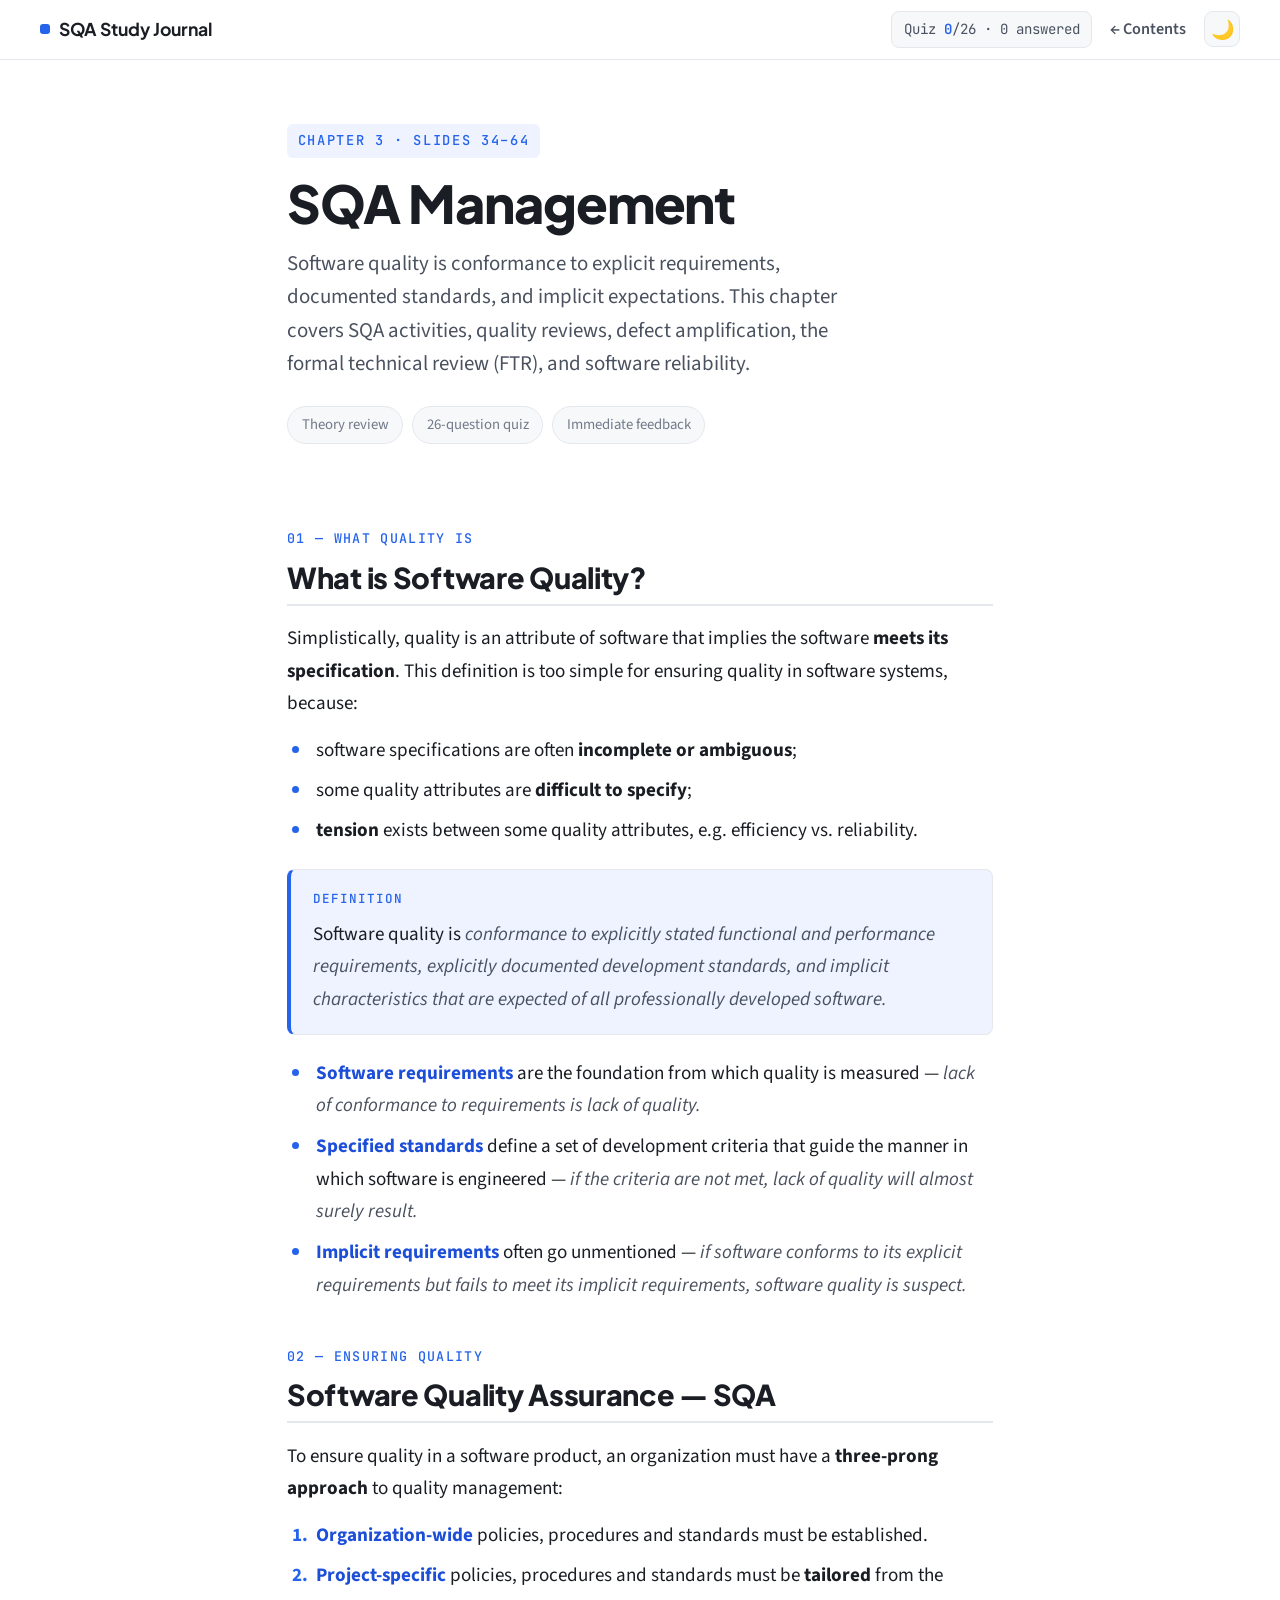
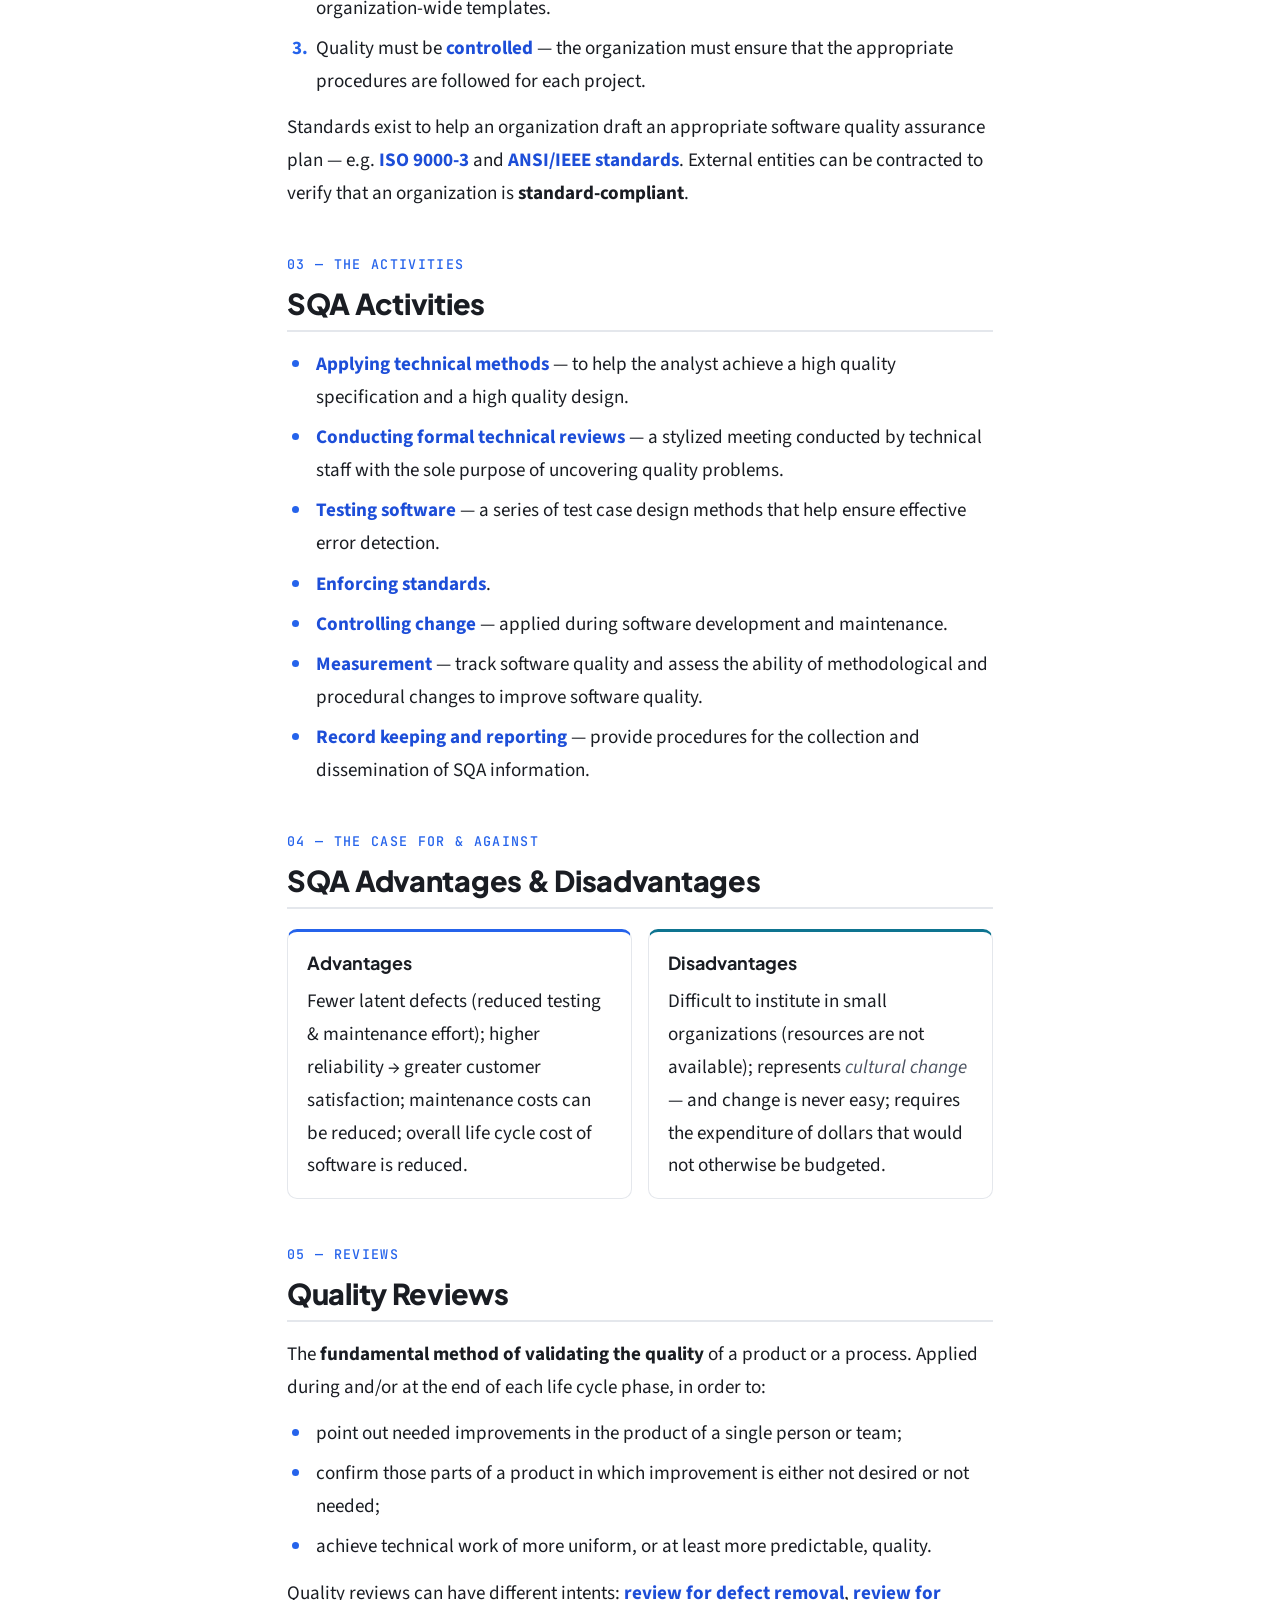
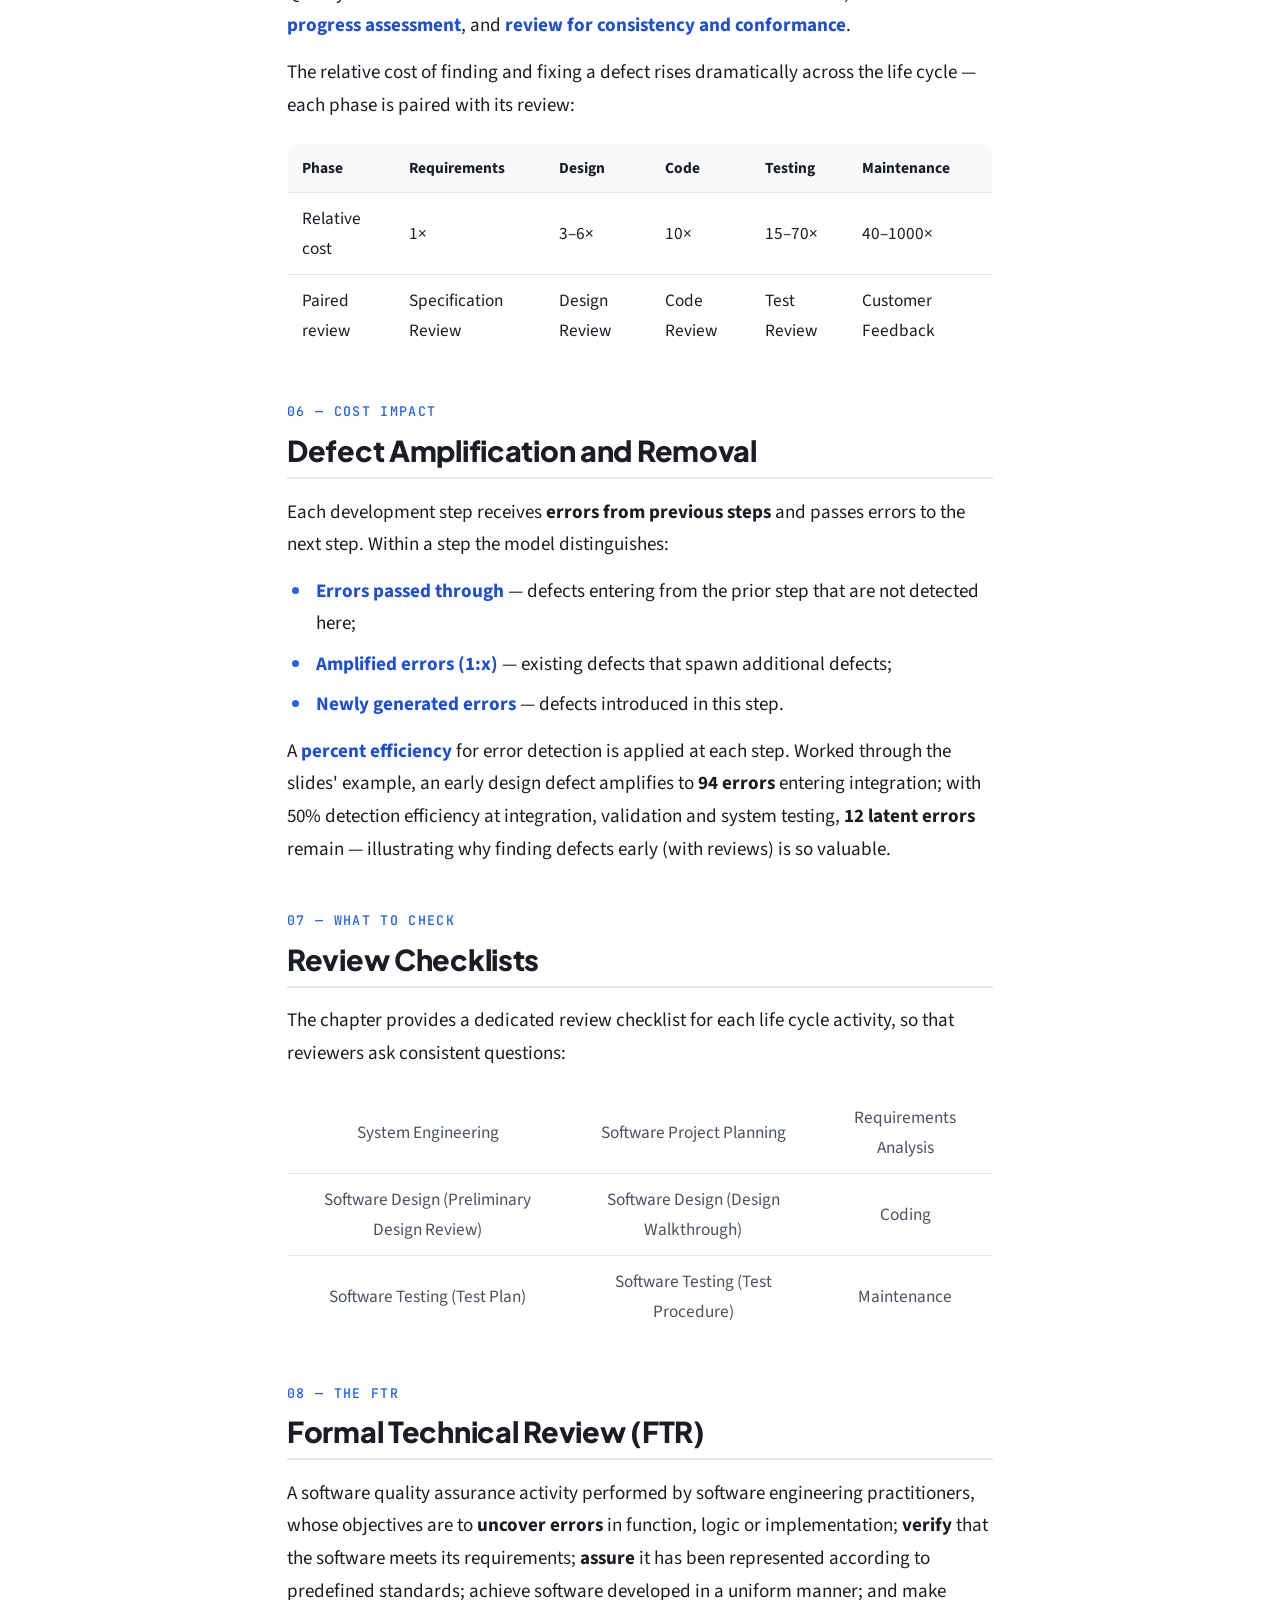
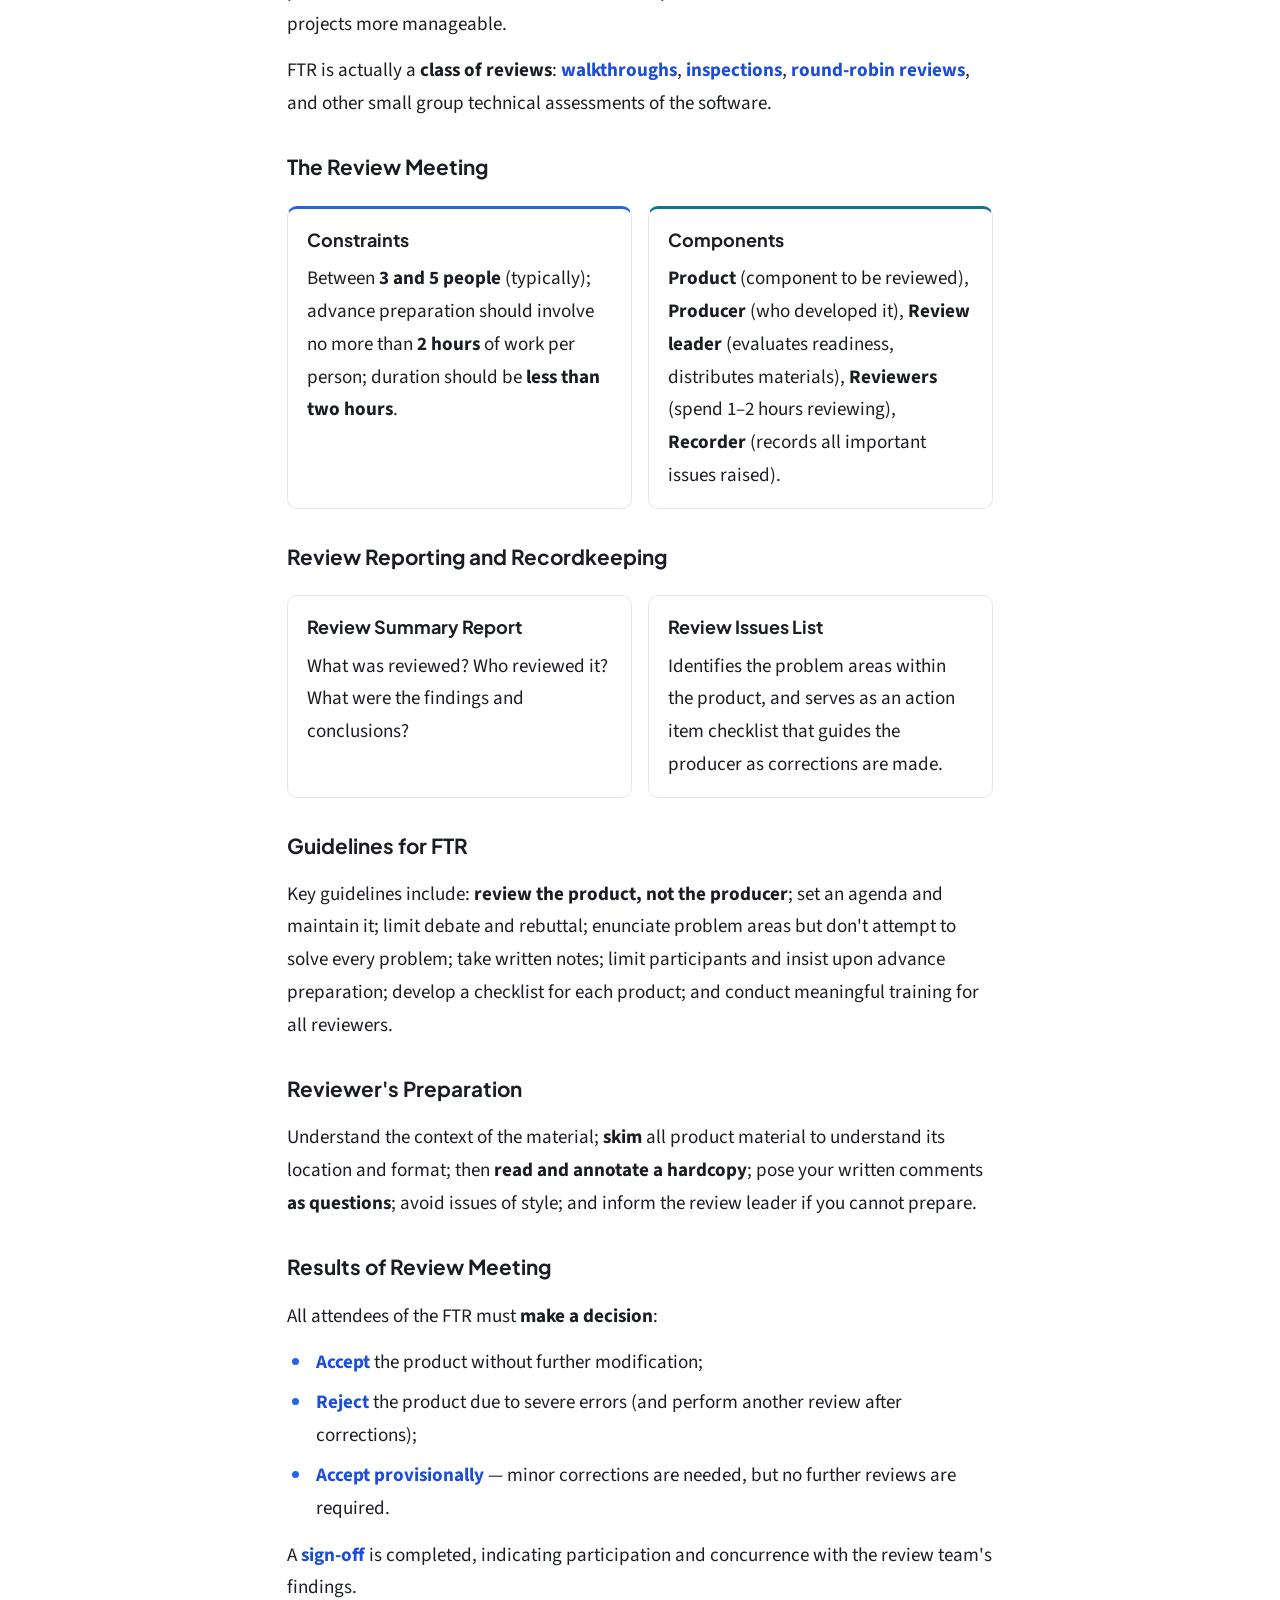
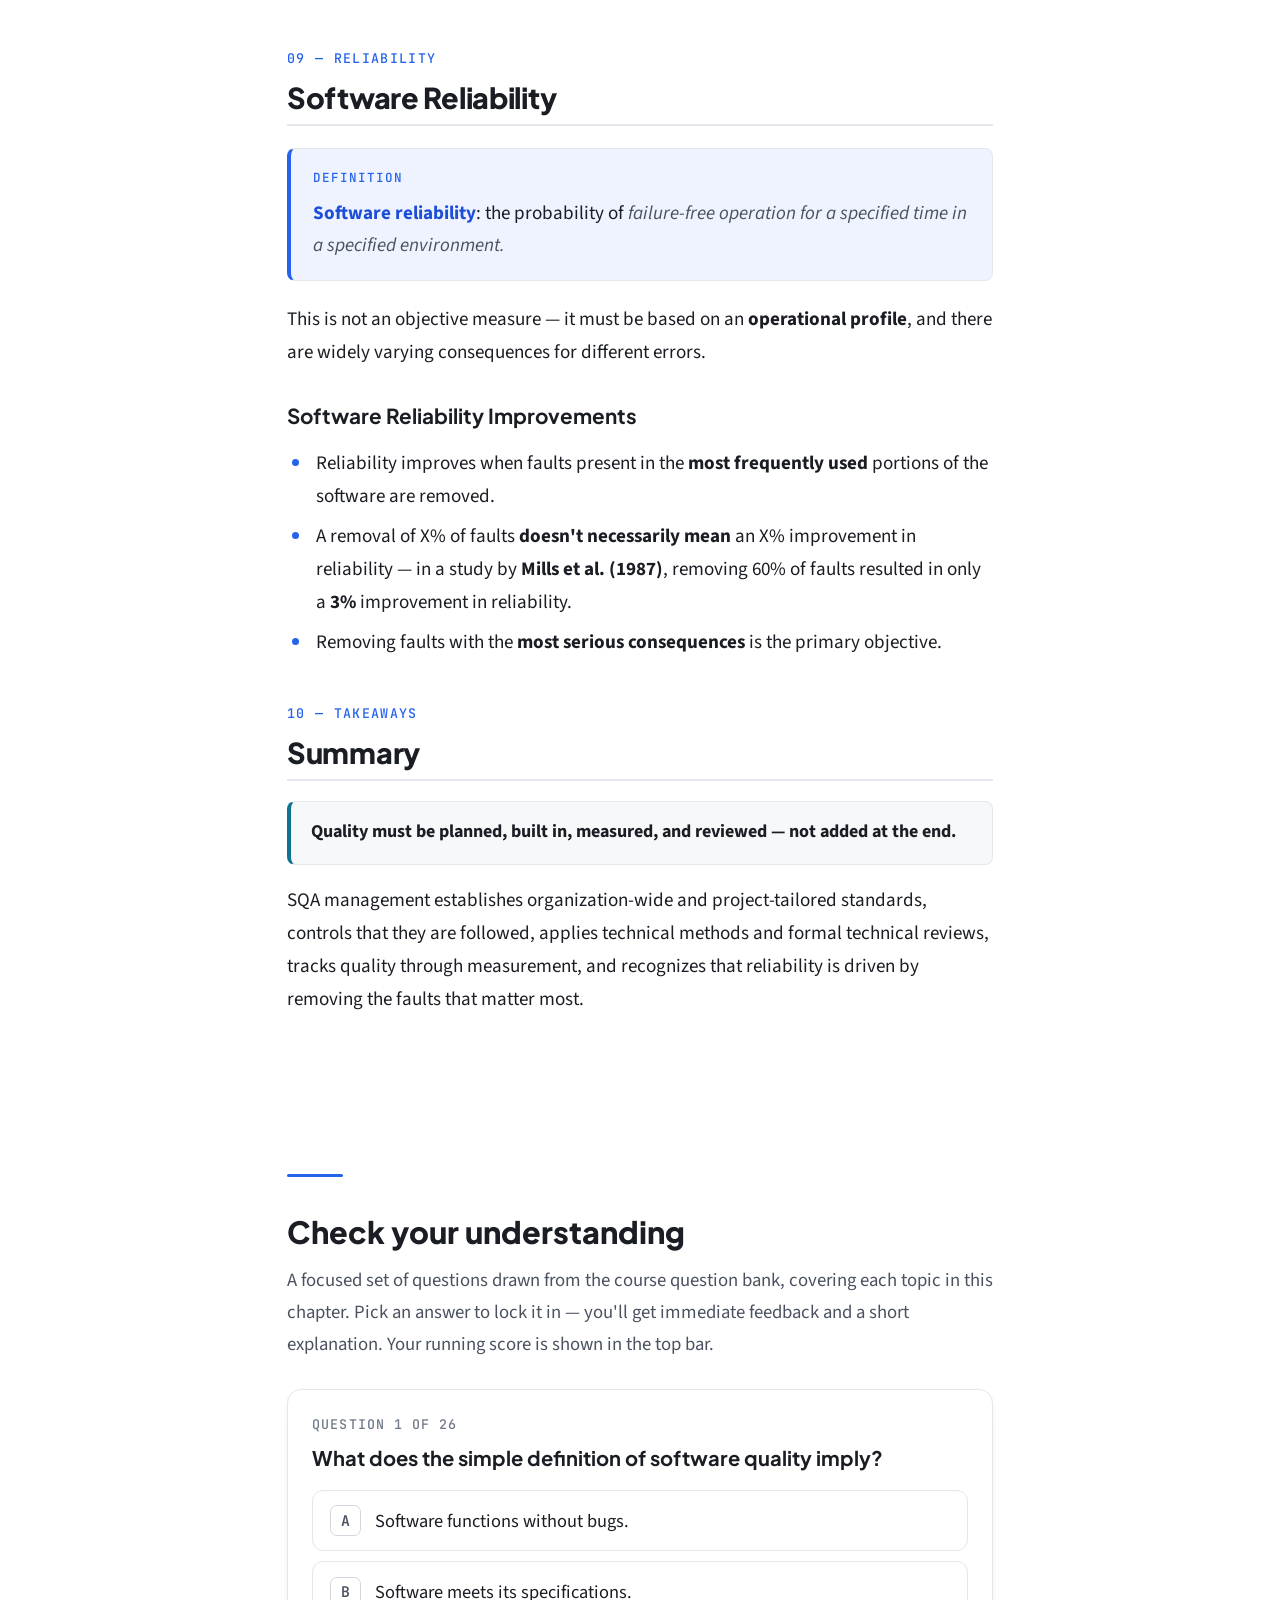
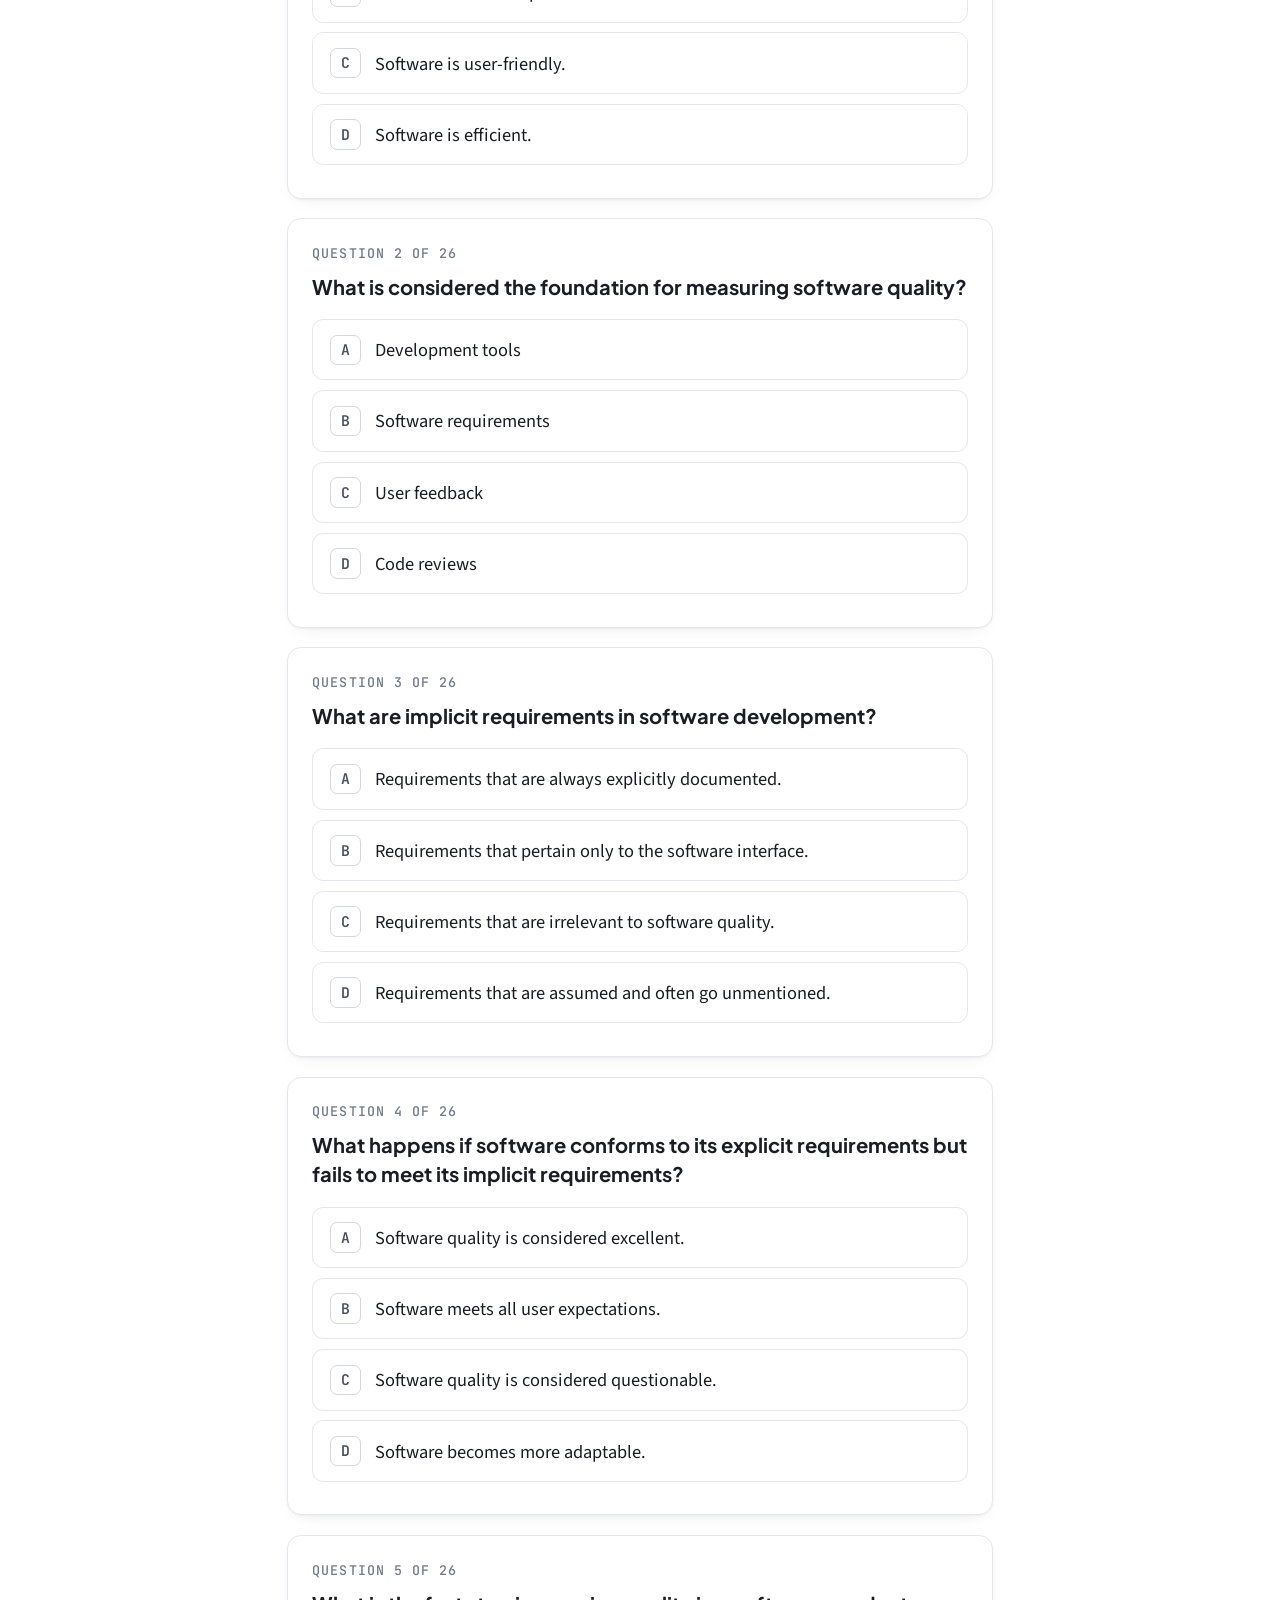
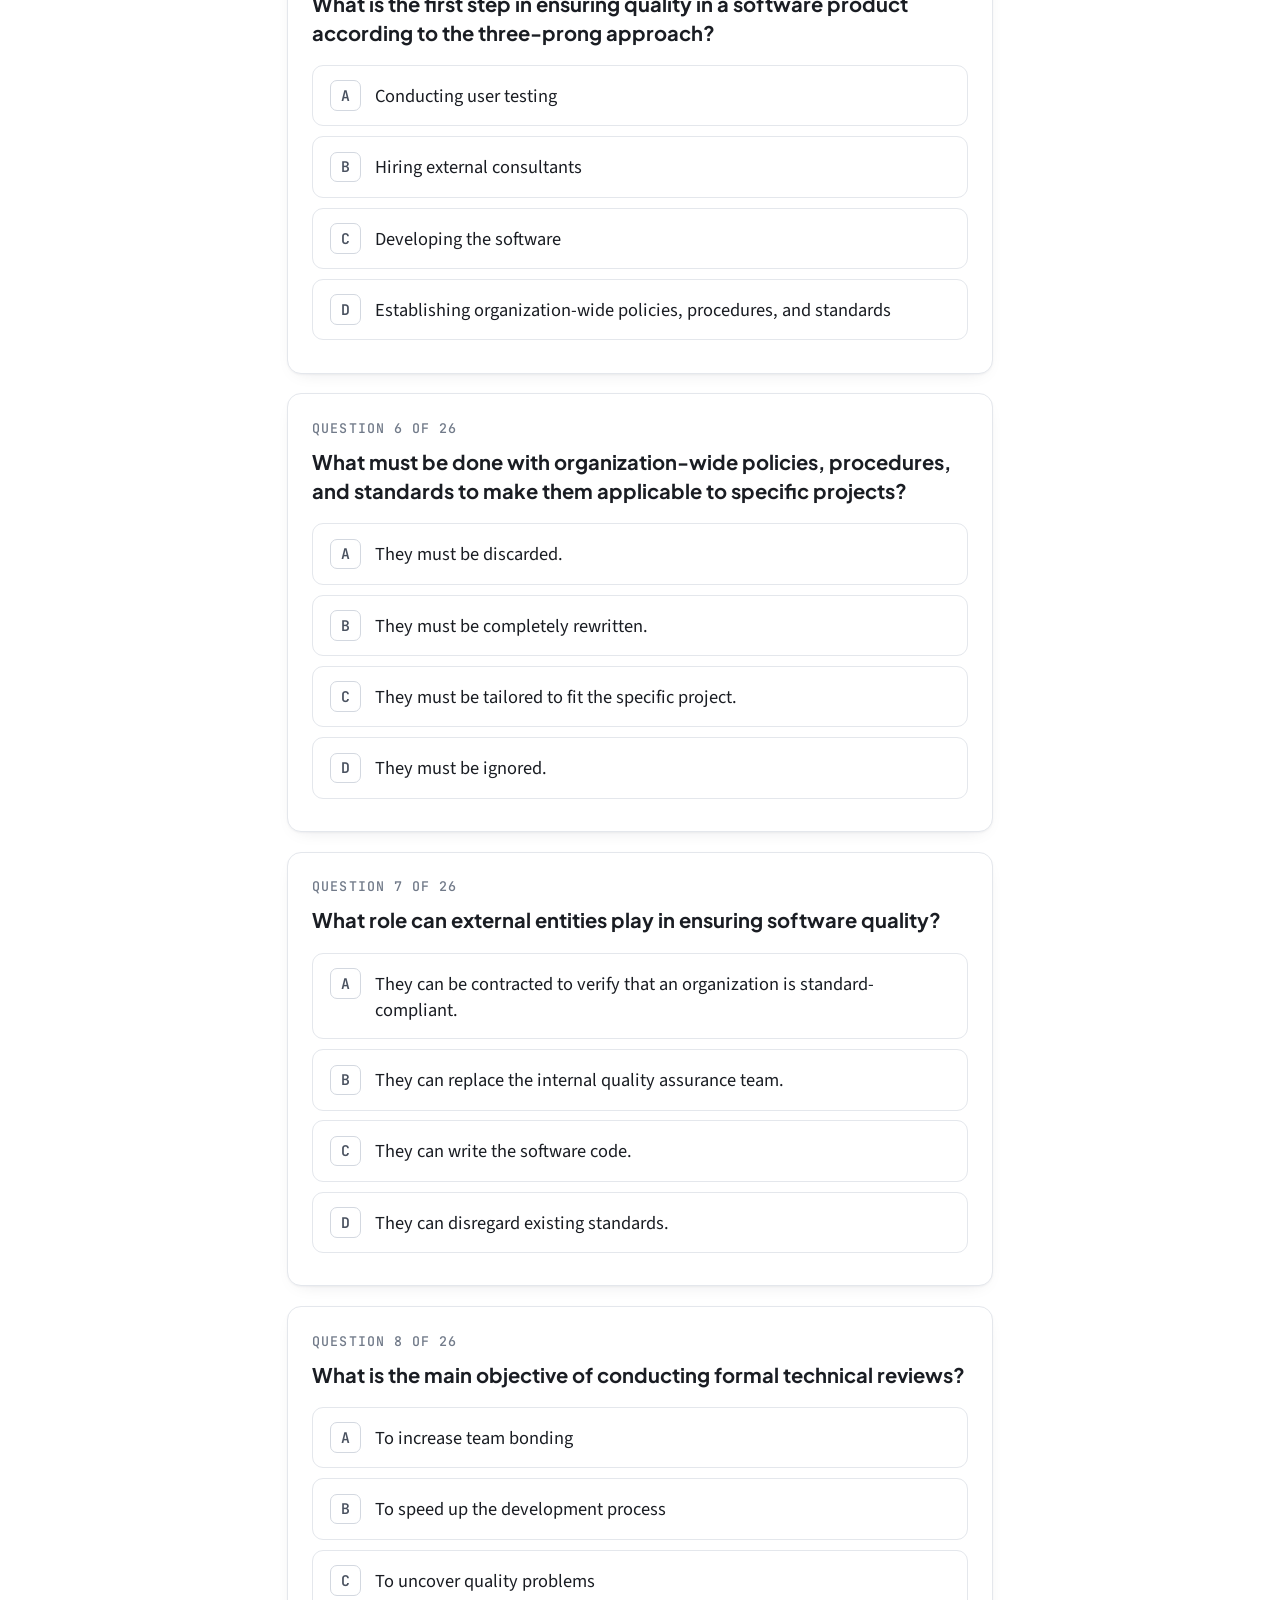
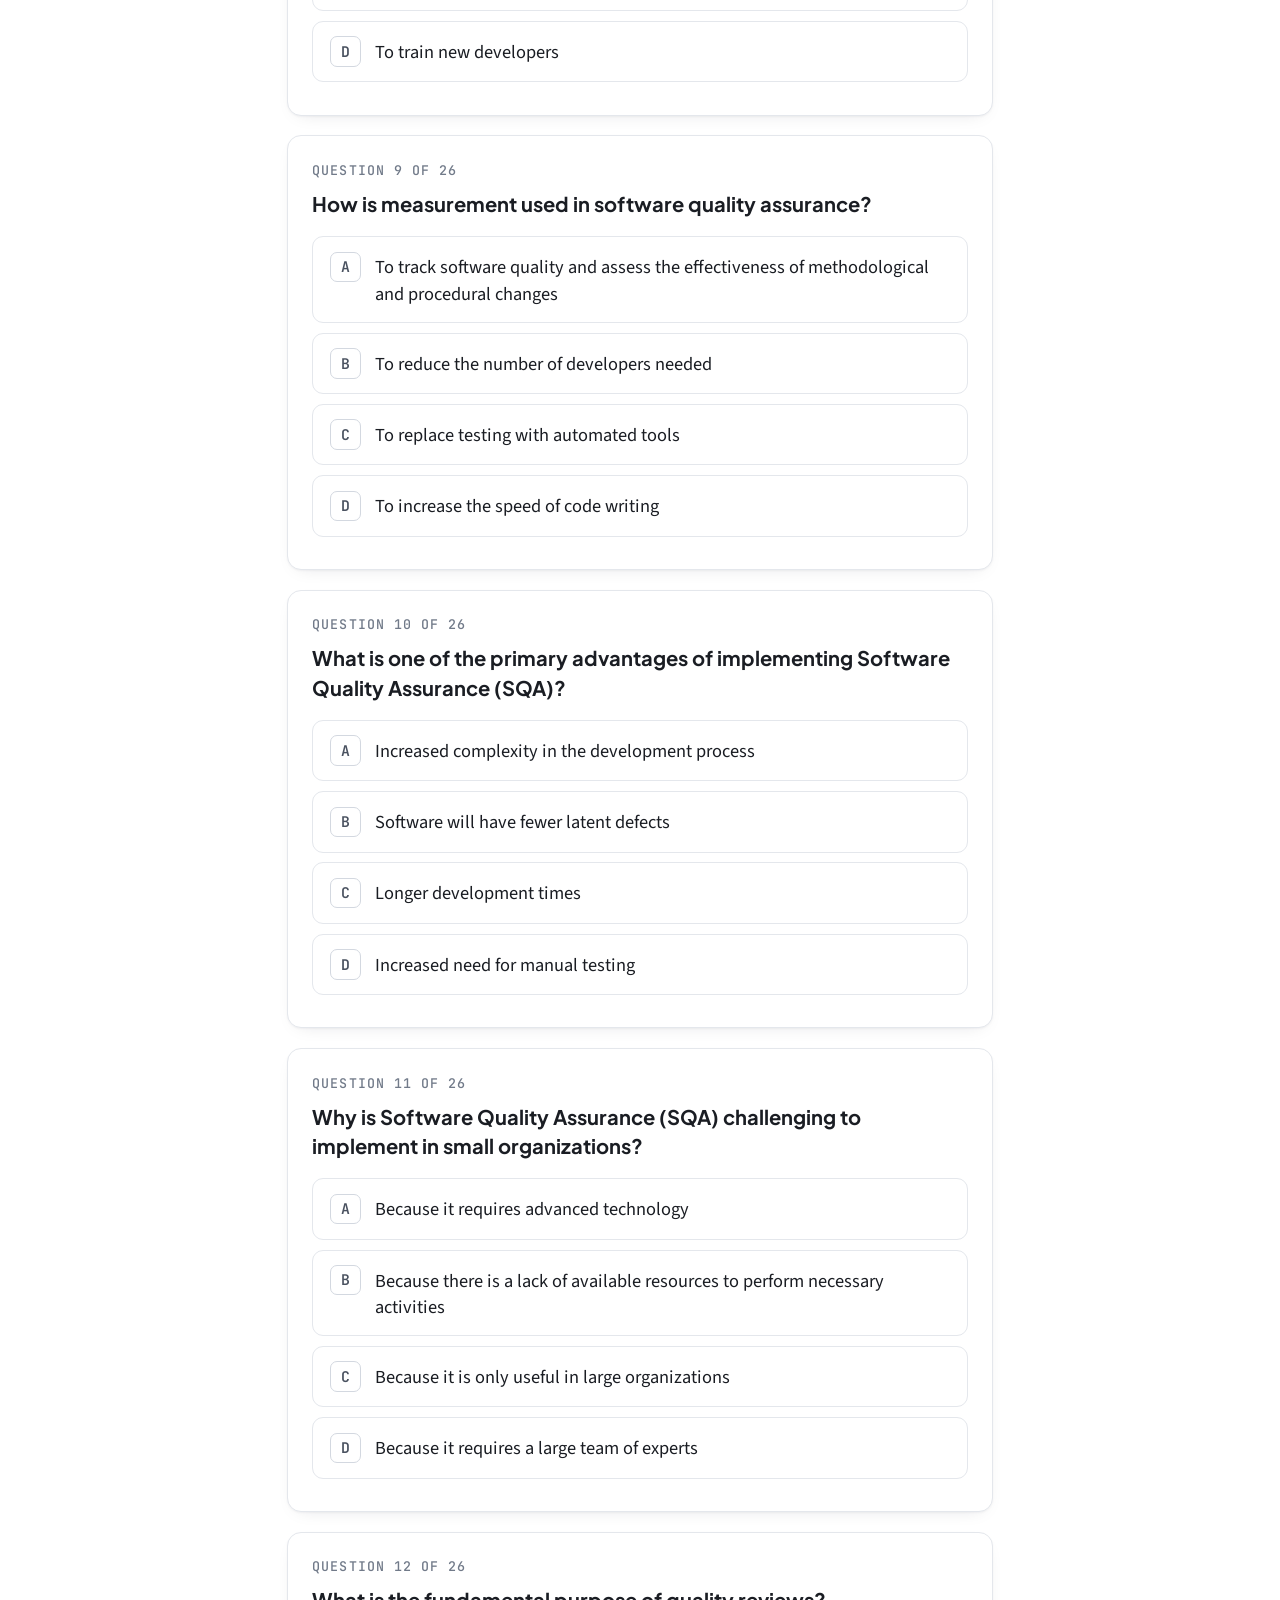
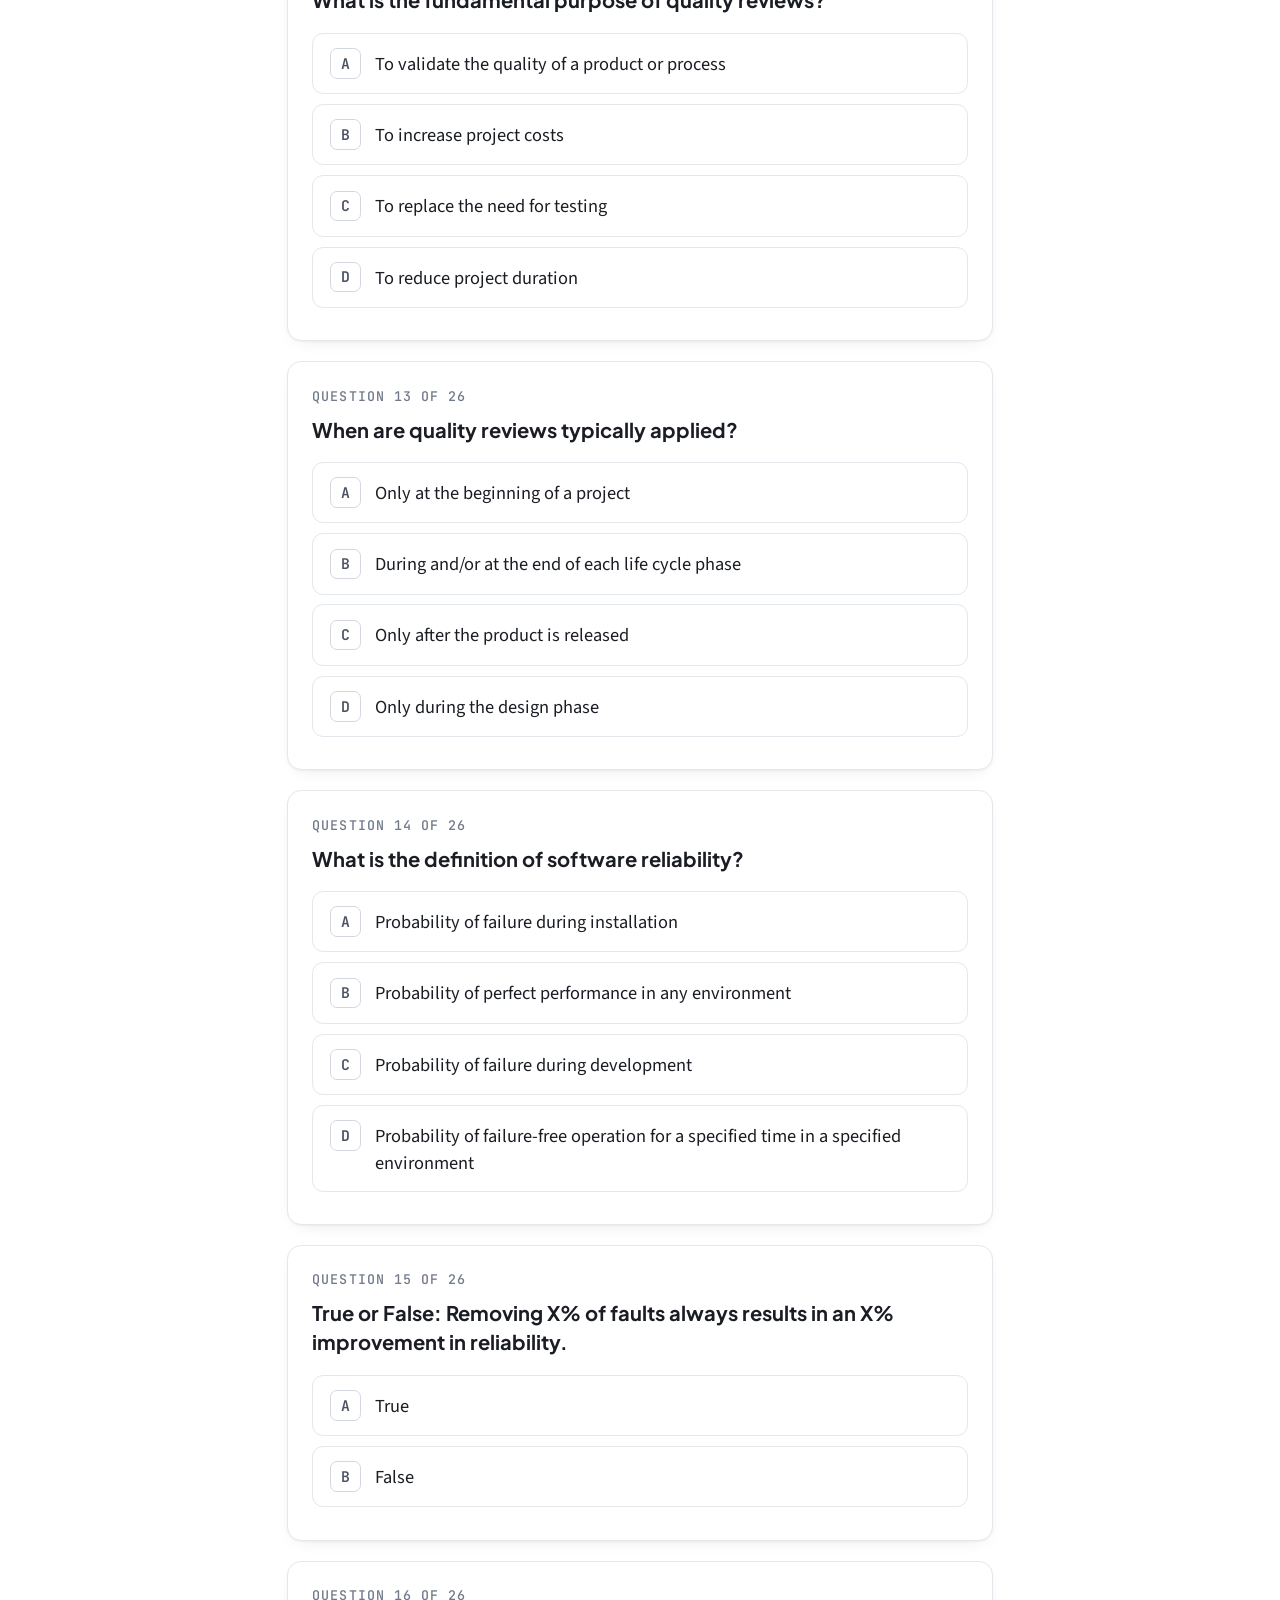
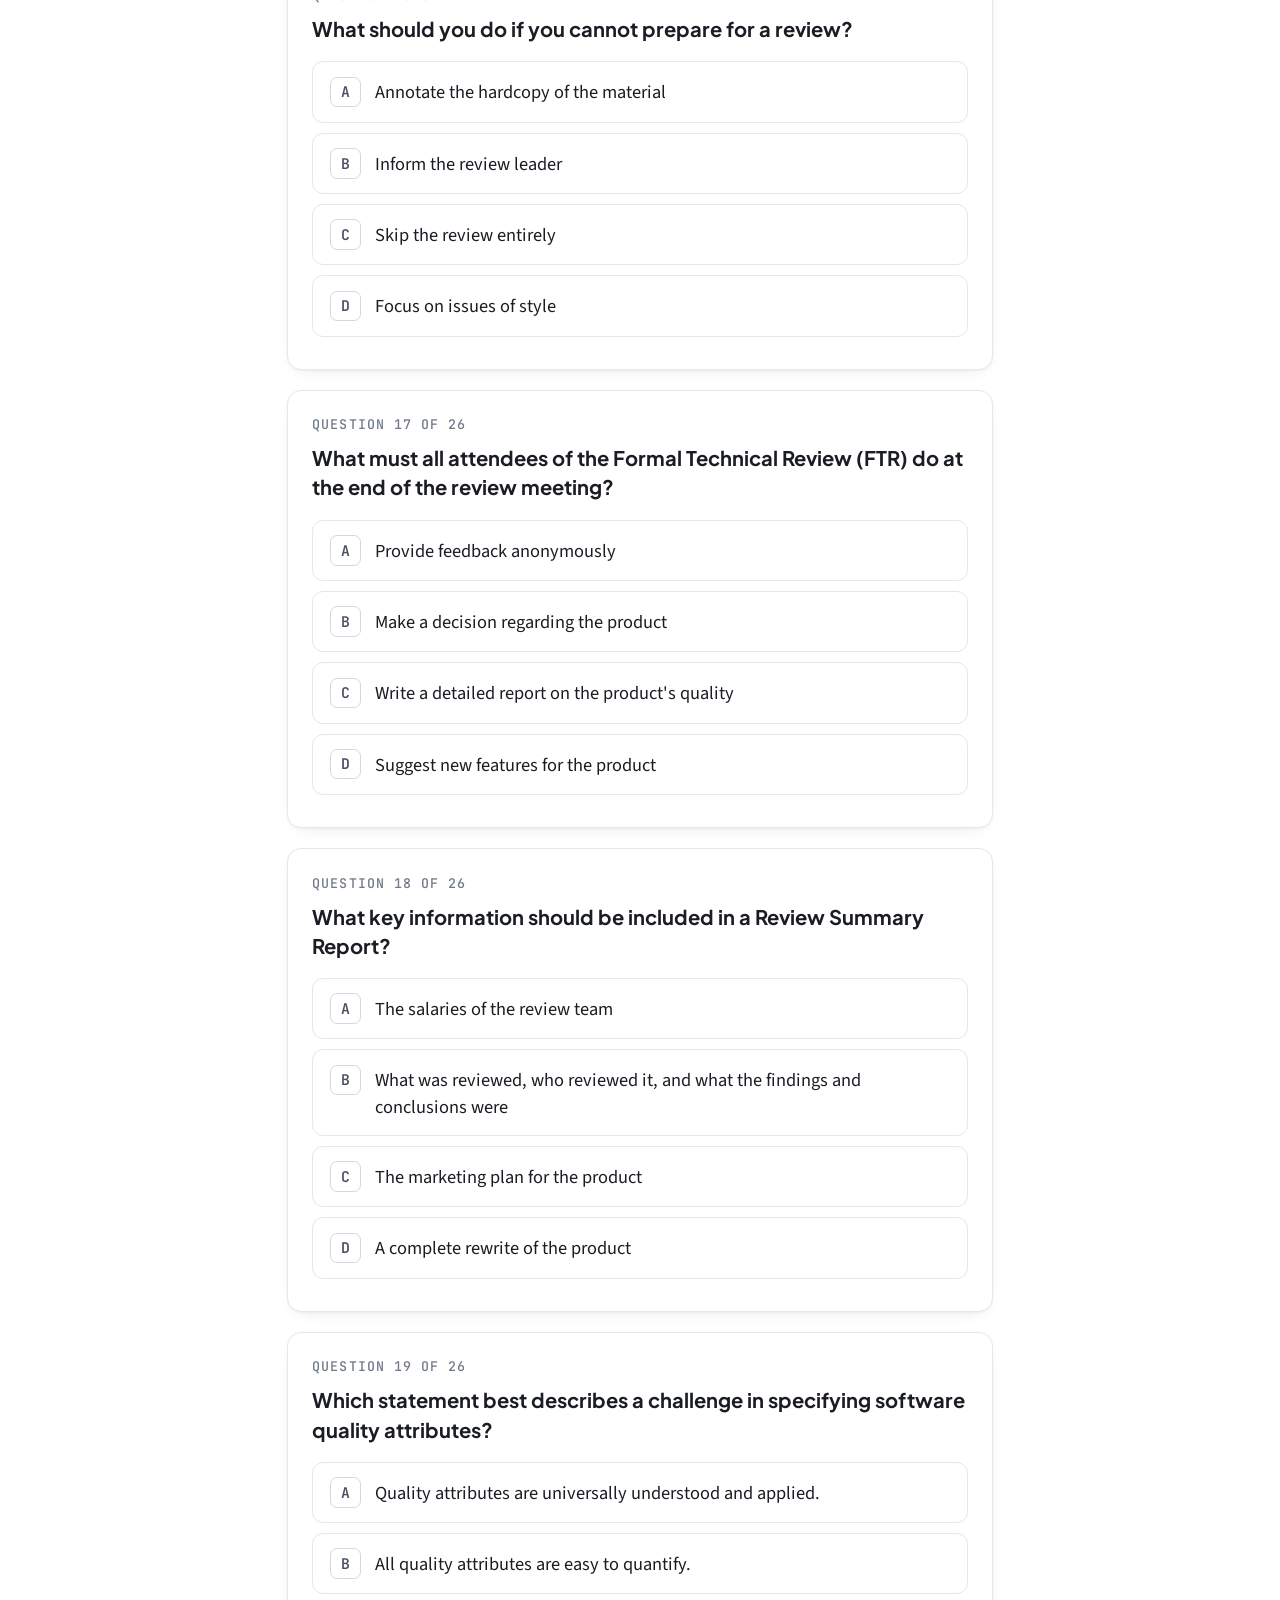
<file: chapter-03-sqa-management.html>
<!DOCTYPE html>
<html lang="en">
<head>
<meta charset="UTF-8">
<meta name="viewport" content="width=device-width, initial-scale=1.0">
<title>Ch.3 · SQA Management — SQA Study Journal</title>
<link rel="stylesheet" href="styles.css">
<script src="theme.js"></script>
</head>
<body>
<div class="reading-progress" id="rprog"></div>

<header class="topbar">
  <a class="brand" href="index.html"><span class="dot"></span>SQA&nbsp;Study&nbsp;Journal</a>
  <span class="spacer"></span>
  <span class="score-chip" id="scoreChip">Quiz <b>0</b>/0</span>
  <a class="back" href="index.html">← Contents</a>
  <button class="theme-toggle" id="themeToggle" type="button" aria-label="Chuyển Sáng/Tối" title="Sáng / Tối">
    <span class="moon">🌙</span><span class="sun">☀️</span>
  </button>
</header>

<main class="wrap">

  <!-- ===================== HERO ===================== -->
  <section class="hero reveal">
    <p class="eyebrow">Chapter 3 · Slides 34–64</p>
    <h1>SQA Management</h1>
    <p class="lede">Software quality is conformance to explicit requirements, documented
       standards, and implicit expectations. This chapter covers SQA activities, quality
       reviews, defect amplification, the formal technical review (FTR), and software
       reliability.</p>
    <div class="meta">
      <span>Theory review</span>
      <span>26-question quiz</span>
      <span>Immediate feedback</span>
    </div>
  </section>

  <!-- ===================== THEORY ===================== -->
  <article class="theory">

    <section class="sec">
      <p class="kicker">01 — What Quality Is</p>
      <h2>What is Software Quality?</h2>
      <p>Simplistically, quality is an attribute of software that implies the software
         <strong>meets its specification</strong>. This definition is too simple for
         ensuring quality in software systems, because:</p>
      <ul>
        <li>software specifications are often <strong>incomplete or ambiguous</strong>;</li>
        <li>some quality attributes are <strong>difficult to specify</strong>;</li>
        <li><strong>tension</strong> exists between some quality attributes, e.g. efficiency vs. reliability.</li>
      </ul>
      <div class="def">
        <span class="label">Definition</span>
        <p>Software quality is <em>conformance to explicitly stated functional and
           performance requirements, explicitly documented development standards, and
           implicit characteristics that are expected of all professionally developed
           software.</em></p>
      </div>
      <ul>
        <li><span class="term">Software requirements</span> are the foundation from which quality is measured — <em>lack of conformance to requirements is lack of quality.</em></li>
        <li><span class="term">Specified standards</span> define a set of development criteria that guide the manner in which software is engineered — <em>if the criteria are not met, lack of quality will almost surely result.</em></li>
        <li><span class="term">Implicit requirements</span> often go unmentioned — <em>if software conforms to its explicit requirements but fails to meet its implicit requirements, software quality is suspect.</em></li>
      </ul>
    </section>

    <section class="sec">
      <p class="kicker">02 — Ensuring Quality</p>
      <h2>Software Quality Assurance — SQA</h2>
      <p>To ensure quality in a software product, an organization must have a
         <strong>three-prong approach</strong> to quality management:</p>
      <ol>
        <li><span class="term">Organization-wide</span> policies, procedures and standards must be established.</li>
        <li><span class="term">Project-specific</span> policies, procedures and standards must be <strong>tailored</strong> from the organization-wide templates.</li>
        <li>Quality must be <span class="term">controlled</span> — the organization must ensure that the appropriate procedures are followed for each project.</li>
      </ol>
      <p>Standards exist to help an organization draft an appropriate software quality
         assurance plan — e.g. <span class="term">ISO 9000-3</span> and
         <span class="term">ANSI/IEEE standards</span>. External entities can be
         contracted to verify that an organization is <strong>standard-compliant</strong>.</p>
    </section>

    <section class="sec">
      <p class="kicker">03 — The Activities</p>
      <h2>SQA Activities</h2>
      <ul>
        <li><span class="term">Applying technical methods</span> — to help the analyst achieve a high quality specification and a high quality design.</li>
        <li><span class="term">Conducting formal technical reviews</span> — a stylized meeting conducted by technical staff with the sole purpose of uncovering quality problems.</li>
        <li><span class="term">Testing software</span> — a series of test case design methods that help ensure effective error detection.</li>
        <li><span class="term">Enforcing standards</span>.</li>
        <li><span class="term">Controlling change</span> — applied during software development and maintenance.</li>
        <li><span class="term">Measurement</span> — track software quality and assess the ability of methodological and procedural changes to improve software quality.</li>
        <li><span class="term">Record keeping and reporting</span> — provide procedures for the collection and dissemination of SQA information.</li>
      </ul>
    </section>

    <section class="sec">
      <p class="kicker">04 — The Case For &amp; Against</p>
      <h2>SQA Advantages &amp; Disadvantages</h2>
      <div class="duo">
        <div class="box accent"><h4>Advantages</h4>
          Fewer latent defects (reduced testing &amp; maintenance effort); higher
          reliability → greater customer satisfaction; maintenance costs can be reduced;
          overall life cycle cost of software is reduced.</div>
        <div class="box teal"><h4>Disadvantages</h4>
          Difficult to institute in small organizations (resources are not available);
          represents <em>cultural change</em> — and change is never easy; requires the
          expenditure of dollars that would not otherwise be budgeted.</div>
      </div>
    </section>

    <section class="sec">
      <p class="kicker">05 — Reviews</p>
      <h2>Quality Reviews</h2>
      <p>The <strong>fundamental method of validating the quality</strong> of a product or
         a process. Applied during and/or at the end of each life cycle phase, in order to:</p>
      <ul>
        <li>point out needed improvements in the product of a single person or team;</li>
        <li>confirm those parts of a product in which improvement is either not desired or not needed;</li>
        <li>achieve technical work of more uniform, or at least more predictable, quality.</li>
      </ul>
      <p>Quality reviews can have different intents: <span class="term">review for defect
         removal</span>, <span class="term">review for progress assessment</span>, and
         <span class="term">review for consistency and conformance</span>.</p>
      <p>The relative cost of finding and fixing a defect rises dramatically across the
         life cycle — each phase is paired with its review:</p>
      <div class="tbl-wrap">
        <table class="t">
          <thead><tr><th>Phase</th><th>Requirements</th><th>Design</th><th>Code</th><th>Testing</th><th>Maintenance</th></tr></thead>
          <tbody>
            <tr><td>Relative cost</td><td>1×</td><td>3–6×</td><td>10×</td><td>15–70×</td><td>40–1000×</td></tr>
            <tr><td>Paired review</td><td>Specification Review</td><td>Design Review</td><td>Code Review</td><td>Test Review</td><td>Customer Feedback</td></tr>
          </tbody>
        </table>
      </div>
    </section>

    <section class="sec">
      <p class="kicker">06 — Cost Impact</p>
      <h2>Defect Amplification and Removal</h2>
      <p>Each development step receives <strong>errors from previous steps</strong> and
         passes errors to the next step. Within a step the model distinguishes:</p>
      <ul>
        <li><span class="term">Errors passed through</span> — defects entering from the prior step that are not detected here;</li>
        <li><span class="term">Amplified errors (1:x)</span> — existing defects that spawn additional defects;</li>
        <li><span class="term">Newly generated errors</span> — defects introduced in this step.</li>
      </ul>
      <p>A <span class="term">percent efficiency</span> for error detection is applied at
         each step. Worked through the slides' example, an early design defect amplifies
         to <strong>94 errors</strong> entering integration; with 50% detection efficiency
         at integration, validation and system testing, <strong>12 latent errors</strong>
         remain — illustrating why finding defects early (with reviews) is so valuable.</p>
    </section>

    <section class="sec">
      <p class="kicker">07 — What to Check</p>
      <h2>Review Checklists</h2>
      <p>The chapter provides a dedicated review checklist for each life cycle activity, so
         that reviewers ask consistent questions:</p>
      <div class="tbl-wrap">
        <table class="t grid">
          <tbody>
            <tr><td>System Engineering</td><td>Software Project Planning</td><td>Requirements Analysis</td></tr>
            <tr><td>Software Design (Preliminary Design Review)</td><td>Software Design (Design Walkthrough)</td><td>Coding</td></tr>
            <tr><td>Software Testing (Test Plan)</td><td>Software Testing (Test Procedure)</td><td>Maintenance</td></tr>
          </tbody>
        </table>
      </div>
    </section>

    <section class="sec">
      <p class="kicker">08 — The FTR</p>
      <h2>Formal Technical Review (FTR)</h2>
      <p>A software quality assurance activity performed by software engineering
         practitioners, whose objectives are to <strong>uncover errors</strong> in
         function, logic or implementation; <strong>verify</strong> that the software meets
         its requirements; <strong>assure</strong> it has been represented according to
         predefined standards; achieve software developed in a uniform manner; and make
         projects more manageable.</p>
      <p>FTR is actually a <strong>class of reviews</strong>:
         <span class="term">walkthroughs</span>, <span class="term">inspections</span>,
         <span class="term">round-robin reviews</span>, and other small group technical
         assessments of the software.</p>

      <h3>The Review Meeting</h3>
      <div class="duo">
        <div class="box accent"><h4>Constraints</h4>
          Between <strong>3 and 5 people</strong> (typically); advance preparation should
          involve no more than <strong>2 hours</strong> of work per person; duration should
          be <strong>less than two hours</strong>.</div>
        <div class="box teal"><h4>Components</h4>
          <strong>Product</strong> (component to be reviewed), <strong>Producer</strong>
          (who developed it), <strong>Review leader</strong> (evaluates readiness,
          distributes materials), <strong>Reviewers</strong> (spend 1–2 hours reviewing),
          <strong>Recorder</strong> (records all important issues raised).</div>
      </div>

      <h3>Review Reporting and Recordkeeping</h3>
      <div class="duo">
        <div class="box"><h4>Review Summary Report</h4>
          What was reviewed? Who reviewed it? What were the findings and conclusions?</div>
        <div class="box"><h4>Review Issues List</h4>
          Identifies the problem areas within the product, and serves as an action item
          checklist that guides the producer as corrections are made.</div>
      </div>

      <h3>Guidelines for FTR</h3>
      <p>Key guidelines include: <strong>review the product, not the producer</strong>;
         set an agenda and maintain it; limit debate and rebuttal; enunciate problem areas
         but don't attempt to solve every problem; take written notes; limit participants
         and insist upon advance preparation; develop a checklist for each product; and
         conduct meaningful training for all reviewers.</p>

      <h3>Reviewer's Preparation</h3>
      <p>Understand the context of the material; <strong>skim</strong> all product material
         to understand its location and format; then <strong>read and annotate a
         hardcopy</strong>; pose your written comments <strong>as questions</strong>; avoid
         issues of style; and inform the review leader if you cannot prepare.</p>

      <h3>Results of Review Meeting</h3>
      <p>All attendees of the FTR must <strong>make a decision</strong>:</p>
      <ul>
        <li><span class="term">Accept</span> the product without further modification;</li>
        <li><span class="term">Reject</span> the product due to severe errors (and perform another review after corrections);</li>
        <li><span class="term">Accept provisionally</span> — minor corrections are needed, but no further reviews are required.</li>
      </ul>
      <p>A <span class="term">sign-off</span> is completed, indicating participation and
         concurrence with the review team's findings.</p>
    </section>

    <section class="sec">
      <p class="kicker">09 — Reliability</p>
      <h2>Software Reliability</h2>
      <div class="def">
        <span class="label">Definition</span>
        <p><span class="term">Software reliability</span>: the probability of
           <em>failure-free operation for a specified time in a specified environment.</em></p>
      </div>
      <p>This is not an objective measure — it must be based on an <strong>operational
         profile</strong>, and there are widely varying consequences for different errors.</p>
      <h3>Software Reliability Improvements</h3>
      <ul>
        <li>Reliability improves when faults present in the <strong>most frequently used</strong> portions of the software are removed.</li>
        <li>A removal of X% of faults <strong>doesn't necessarily mean</strong> an X% improvement in reliability — in a study by <strong>Mills et al. (1987)</strong>, removing 60% of faults resulted in only a <strong>3%</strong> improvement in reliability.</li>
        <li>Removing faults with the <strong>most serious consequences</strong> is the primary objective.</li>
      </ul>
    </section>

    <section class="sec">
      <p class="kicker">10 — Takeaways</p>
      <h2>Summary</h2>
      <div class="note"><b>Quality must be planned, built in, measured, and reviewed — not added at the end.</b></div>
      <p>SQA management establishes organization-wide and project-tailored standards,
         controls that they are followed, applies technical methods and formal technical
         reviews, tracks quality through measurement, and recognizes that reliability is
         driven by removing the faults that matter most.</p>
    </section>
  </article>

  <!-- ===================== QUIZ ===================== -->
  <section class="quiz-sec">
    <div class="quiz-head">
      <h2>Check your understanding</h2>
    </div>
    <p class="quiz-intro">A focused set of questions drawn from the course question bank,
       covering each topic in this chapter. Pick an answer to lock it in — you'll get
       immediate feedback and a short explanation. Your running score is shown in the top bar.</p>

    <div id="quiz"></div>

    <div class="results" id="results">
      <div class="ring"><i>0%</i></div>
      <div class="msg">
        <h3>You scored 0 / 0</h3>
        <p>Review and try again any time.</p>
      </div>
      <button class="btn" onclick="location.reload()">Retake quiz ↺</button>
    </div>
  </section>

  <nav class="footnav">
    <a href="chapter-01-intro-to-sqa.html">← Chapter 1–2 · Introduction to SQA</a>
    <a href="chapter-04-intro-to-testing.html">Chapter 4 · Introduction to Software Testing →</a>
  </nav>
</main>

<script>
window.STUDY = {
  quiz: [
    {
      q: "What does the simple definition of software quality imply?",
      options: [
        "Software functions without bugs.",
        "Software meets its specifications.",
        "Software is user-friendly.",
        "Software is efficient."
      ],
      answer: 1,
      explain: "Simplistically, quality is an attribute of software that implies the software <strong>meets its specification</strong>. The slides note this definition is too simple for ensuring quality."
    },
    {
      q: "What is considered the foundation for measuring software quality?",
      options: [ "Development tools", "Software requirements", "User feedback", "Code reviews" ],
      answer: 1,
      explain: "<strong>Software requirements are the foundation from which quality is measured</strong> — lack of conformance to requirements is lack of quality."
    },
    {
      q: "What are implicit requirements in software development?",
      options: [
        "Requirements that are always explicitly documented.",
        "Requirements that pertain only to the software interface.",
        "Requirements that are irrelevant to software quality.",
        "Requirements that are assumed and often go unmentioned."
      ],
      answer: 3,
      explain: "There is a set of <strong>implicit requirements that often goes unmentioned</strong> — yet are expected of all professionally developed software."
    },
    {
      q: "What happens if software conforms to its explicit requirements but fails to meet its implicit requirements?",
      options: [
        "Software quality is considered excellent.",
        "Software meets all user expectations.",
        "Software quality is considered questionable.",
        "Software becomes more adaptable."
      ],
      answer: 2,
      explain: "If software conforms to its explicit requirements but fails to meet its implicit requirements, <strong>software quality is suspect</strong> (questionable)."
    },
    {
      q: "What is the first step in ensuring quality in a software product according to the three-prong approach?",
      options: [
        "Conducting user testing",
        "Hiring external consultants",
        "Developing the software",
        "Establishing organization-wide policies, procedures, and standards"
      ],
      answer: 3,
      explain: "The three-prong approach begins with establishing <strong>organization-wide policies, procedures and standards</strong>, which are then tailored per project and controlled."
    },
    {
      q: "What must be done with organization-wide policies, procedures, and standards to make them applicable to specific projects?",
      options: [
        "They must be discarded.",
        "They must be completely rewritten.",
        "They must be tailored to fit the specific project.",
        "They must be ignored."
      ],
      answer: 2,
      explain: "Project-specific policies, procedures and standards must be <strong>tailored from the organization-wide templates</strong>."
    },
    {
      q: "What role can external entities play in ensuring software quality?",
      options: [
        "They can be contracted to verify that an organization is standard-compliant.",
        "They can replace the internal quality assurance team.",
        "They can write the software code.",
        "They can disregard existing standards."
      ],
      answer: 0,
      explain: "<strong>External entities can be contracted to verify that an organization is standard-compliant.</strong>"
    },
    {
      q: "What is the main objective of conducting formal technical reviews?",
      options: [
        "To increase team bonding",
        "To speed up the development process",
        "To uncover quality problems",
        "To train new developers"
      ],
      answer: 2,
      explain: "A formal technical review is a stylized meeting conducted by technical staff with the <strong>sole purpose of uncovering quality problems</strong>."
    },
    {
      q: "How is measurement used in software quality assurance?",
      options: [
        "To track software quality and assess the effectiveness of methodological and procedural changes",
        "To reduce the number of developers needed",
        "To replace testing with automated tools",
        "To increase the speed of code writing"
      ],
      answer: 0,
      explain: "Measurement is used to <strong>track software quality and assess the ability of methodological and procedural changes to improve software quality</strong>."
    },
    {
      q: "What is one of the primary advantages of implementing Software Quality Assurance (SQA)?",
      options: [
        "Increased complexity in the development process",
        "Software will have fewer latent defects",
        "Longer development times",
        "Increased need for manual testing"
      ],
      answer: 1,
      explain: "An SQA advantage: <strong>software will have fewer latent defects</strong>, reducing effort and time spent during testing and maintenance."
    },
    {
      q: "Why is Software Quality Assurance (SQA) challenging to implement in small organizations?",
      options: [
        "Because it requires advanced technology",
        "Because there is a lack of available resources to perform necessary activities",
        "Because it is only useful in large organizations",
        "Because it requires a large team of experts"
      ],
      answer: 1,
      explain: "It is difficult to institute in small organizations, <strong>where available resources to perform necessary activities are not available</strong>."
    },
    {
      q: "What is the fundamental purpose of quality reviews?",
      options: [
        "To validate the quality of a product or process",
        "To increase project costs",
        "To replace the need for testing",
        "To reduce project duration"
      ],
      answer: 0,
      explain: "Quality reviews are <strong>the fundamental method of validating the quality of a product or a process</strong>."
    },
    {
      q: "When are quality reviews typically applied?",
      options: [
        "Only at the beginning of a project",
        "During and/or at the end of each life cycle phase",
        "Only after the product is released",
        "Only during the design phase"
      ],
      answer: 1,
      explain: "Quality reviews are applied <strong>during and/or at the end of each life cycle phase</strong>."
    },
    {
      q: "What is the definition of software reliability?",
      options: [
        "Probability of failure during installation",
        "Probability of perfect performance in any environment",
        "Probability of failure during development",
        "Probability of failure-free operation for a specified time in a specified environment"
      ],
      answer: 3,
      explain: "Software reliability is the <strong>probability of failure-free operation for a specified time in a specified environment</strong>."
    },
    {
      q: "True or False: Removing X% of faults always results in an X% improvement in reliability.",
      options: [ "True", "False" ],
      answer: 1,
      explain: "<strong>False.</strong> A removal of X% of faults doesn't necessarily mean an X% improvement in reliability — Mills et al. (1987) found removing 60% of faults gave only a 3% improvement."
    },
    {
      q: "What should you do if you cannot prepare for a review?",
      options: [
        "Annotate the hardcopy of the material",
        "Inform the review leader",
        "Skip the review entirely",
        "Focus on issues of style"
      ],
      answer: 1,
      explain: "Reviewer's preparation: <strong>inform the review leader if you cannot prepare</strong>."
    },
    {
      q: "What must all attendees of the Formal Technical Review (FTR) do at the end of the review meeting?",
      options: [
        "Provide feedback anonymously",
        "Make a decision regarding the product",
        "Write a detailed report on the product's quality",
        "Suggest new features for the product"
      ],
      answer: 1,
      explain: "All attendees of the FTR must <strong>make a decision</strong>: accept, reject, or accept provisionally."
    },
    {
      q: "What key information should be included in a Review Summary Report?",
      options: [
        "The salaries of the review team",
        "What was reviewed, who reviewed it, and what the findings and conclusions were",
        "The marketing plan for the product",
        "A complete rewrite of the product"
      ],
      answer: 1,
      explain: "The Review Summary Report answers: <strong>What was reviewed? Who reviewed it? What were the findings and conclusions?</strong>"
    },
    {
      q: "Which statement best describes a challenge in specifying software quality attributes?",
      options: [
        "Quality attributes are universally understood and applied.",
        "All quality attributes are easy to quantify.",
        "Some quality attributes are difficult to specify due to their abstract nature.",
        "Quality attributes have no impact on software performance."
      ],
      answer: 2,
      explain: "The slides note that <strong>some quality attributes are difficult to specify</strong> — one reason the simple “meets its specification” definition is inadequate."
    },
    {
      q: "What does the tension between software quality attributes like efficiency and reliability suggest?",
      options: [
        "Software can be both efficient and reliable without compromise.",
        "Improving one attribute may negatively impact another.",
        "All quality attributes can be maximized simultaneously.",
        "Software development does not require trade-offs."
      ],
      answer: 1,
      explain: "<strong>Tension exists between some quality attributes</strong> (e.g. efficiency vs. reliability) — improving one may come at the expense of another."
    },
    {
      q: "What do specified standards define in software development?",
      options: [
        "A set of testing procedures.",
        "A guide for software design.",
        "Development criteria that guide software engineering.",
        "The user interface layout."
      ],
      answer: 2,
      explain: "Specified standards define <strong>a set of development criteria that guide the manner in which software is engineered</strong>."
    },
    {
      q: "Why do standards exist in the context of software quality assurance?",
      options: [
        "To limit innovation in software development",
        "To make software development more expensive",
        "To confuse the development team",
        "To help an organization draft an appropriate software quality assurance plan"
      ],
      answer: 3,
      explain: "Standards exist <strong>to help an organization draft an appropriate software quality assurance plan</strong> (e.g. ISO 9000-3, ANSI/IEEE)."
    },
    {
      q: "What is the purpose of applying technical methods during software development?",
      options: [
        "To reduce development costs",
        "To help the analyst achieve a high-quality specification and design",
        "To minimize user involvement",
        "To automate the coding process"
      ],
      answer: 1,
      explain: "Applying technical methods helps the analyst <strong>achieve a high quality specification and a high quality design</strong>."
    },
    {
      q: "What impact does SQA have on maintenance costs?",
      options: [
        "SQA increases maintenance costs.",
        "SQA has no impact on maintenance costs.",
        "SQA can reduce maintenance costs.",
        "SQA only affects development costs."
      ],
      answer: 2,
      explain: "Among the SQA advantages: <strong>maintenance costs can be reduced.</strong>"
    },
    {
      q: "Which statement is correct about software reliability improvements?",
      options: [
        "Removing any faults will result in a proportional improvement in reliability.",
        "Software reliability improves only when all faults are removed.",
        "Removing faults in the most critical areas is more important than the quantity of faults removed.",
        "A 60% fault removal always results in a 60% reliability improvement."
      ],
      answer: 2,
      explain: "Reliability improves when faults in the most frequently used portions are removed, and <strong>removing faults with the most serious consequences is the primary objective</strong> — quality matters more than quantity."
    },
    {
      q: "What is a sign-off in the context of the review meeting?",
      options: [
        "A final report summarizing the review",
        "An approval process that requires the manager's signature",
        "A document indicating participation and concurrence with the review team's findings",
        "A record of all the errors found during the review"
      ],
      answer: 2,
      explain: "A sign-off is completed <strong>indicating participation and concurrence with the review team's findings</strong>."
    }
  ]
};
</script>
<script src="quiz.js"></script>
</body>
</html>
</file>
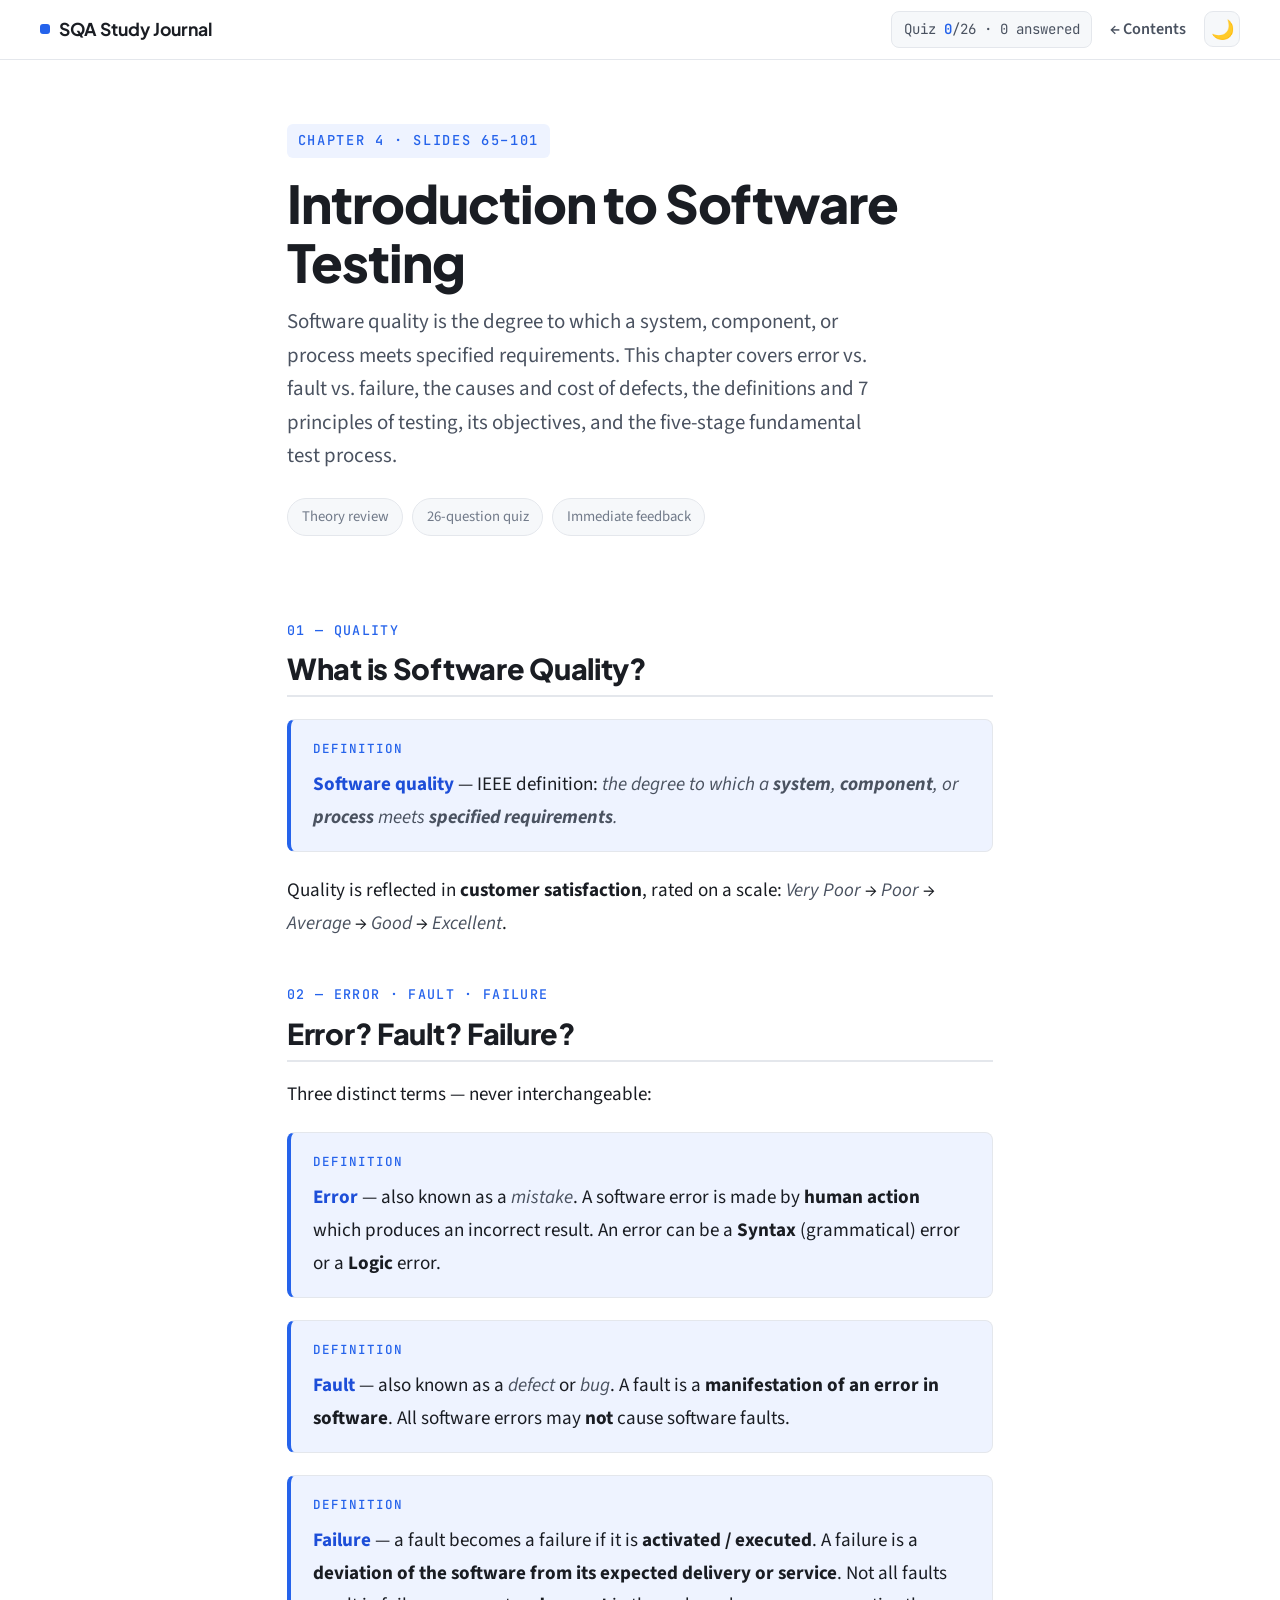
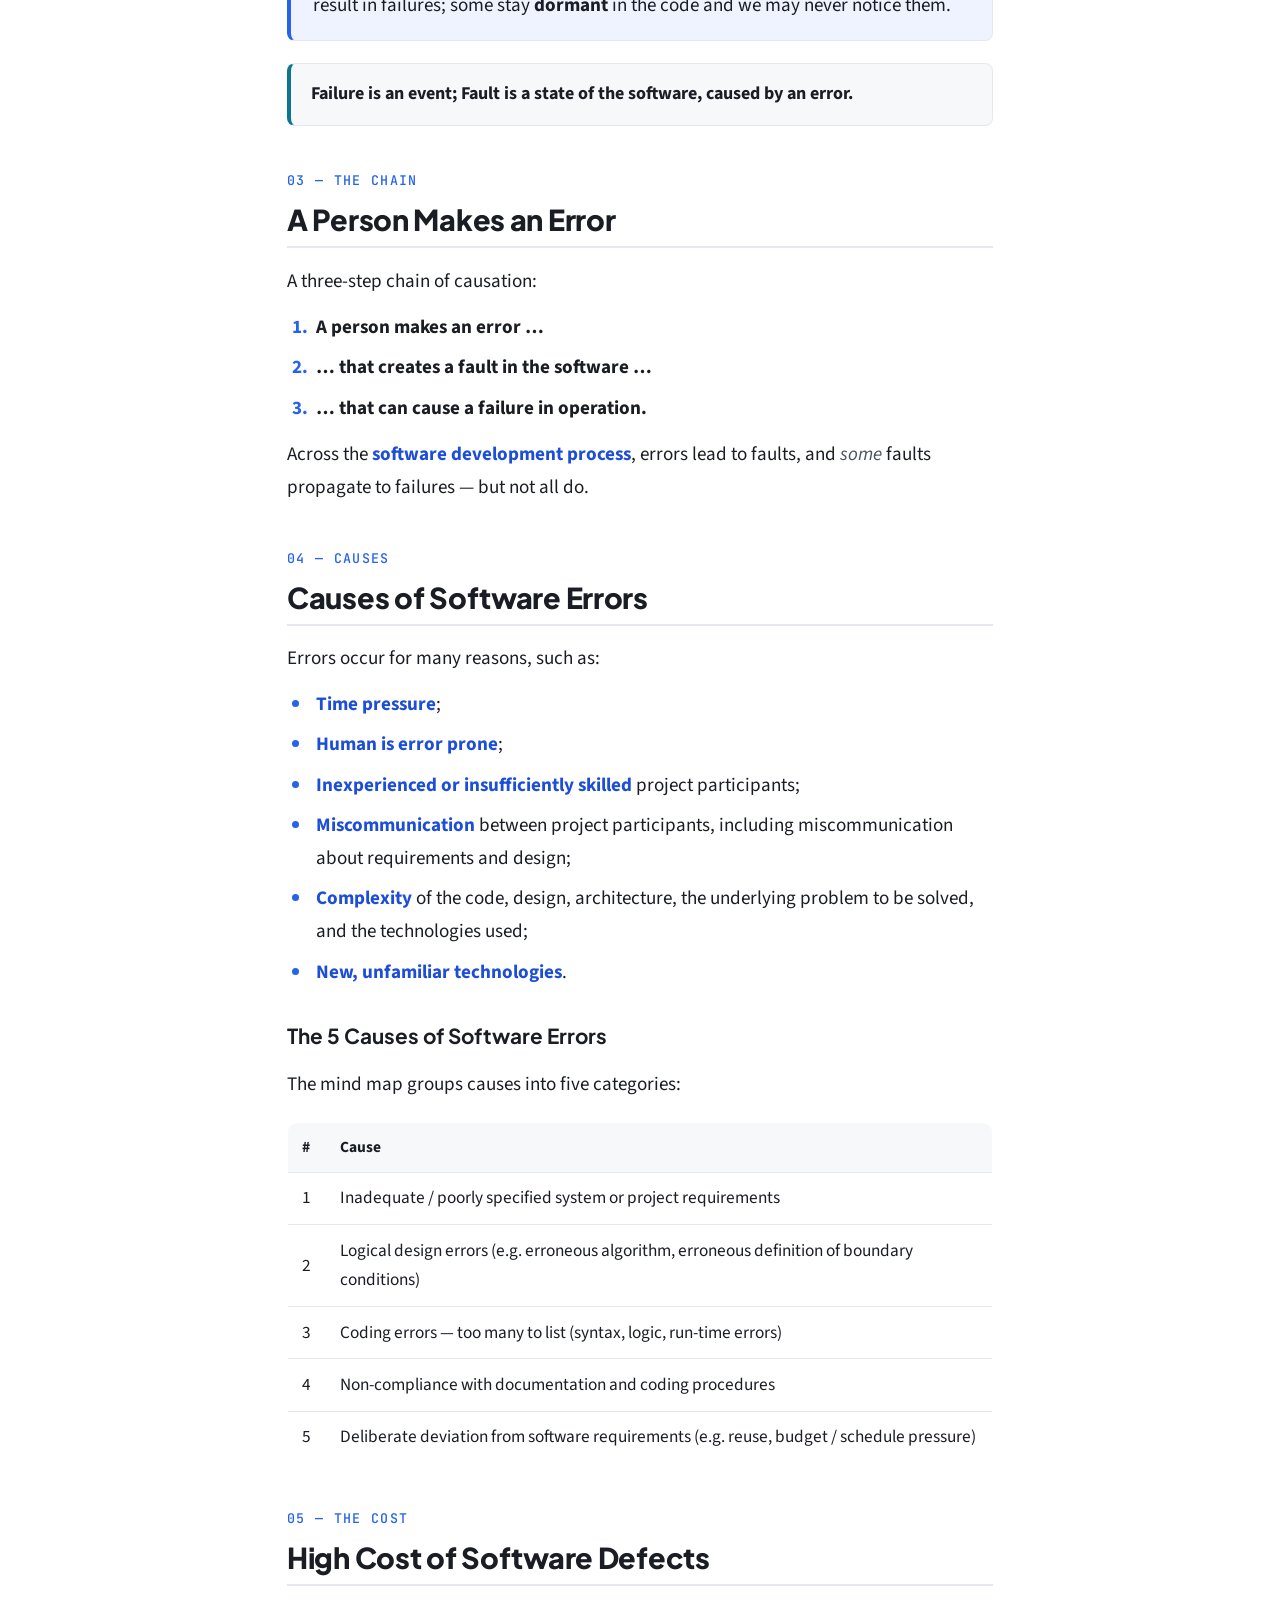
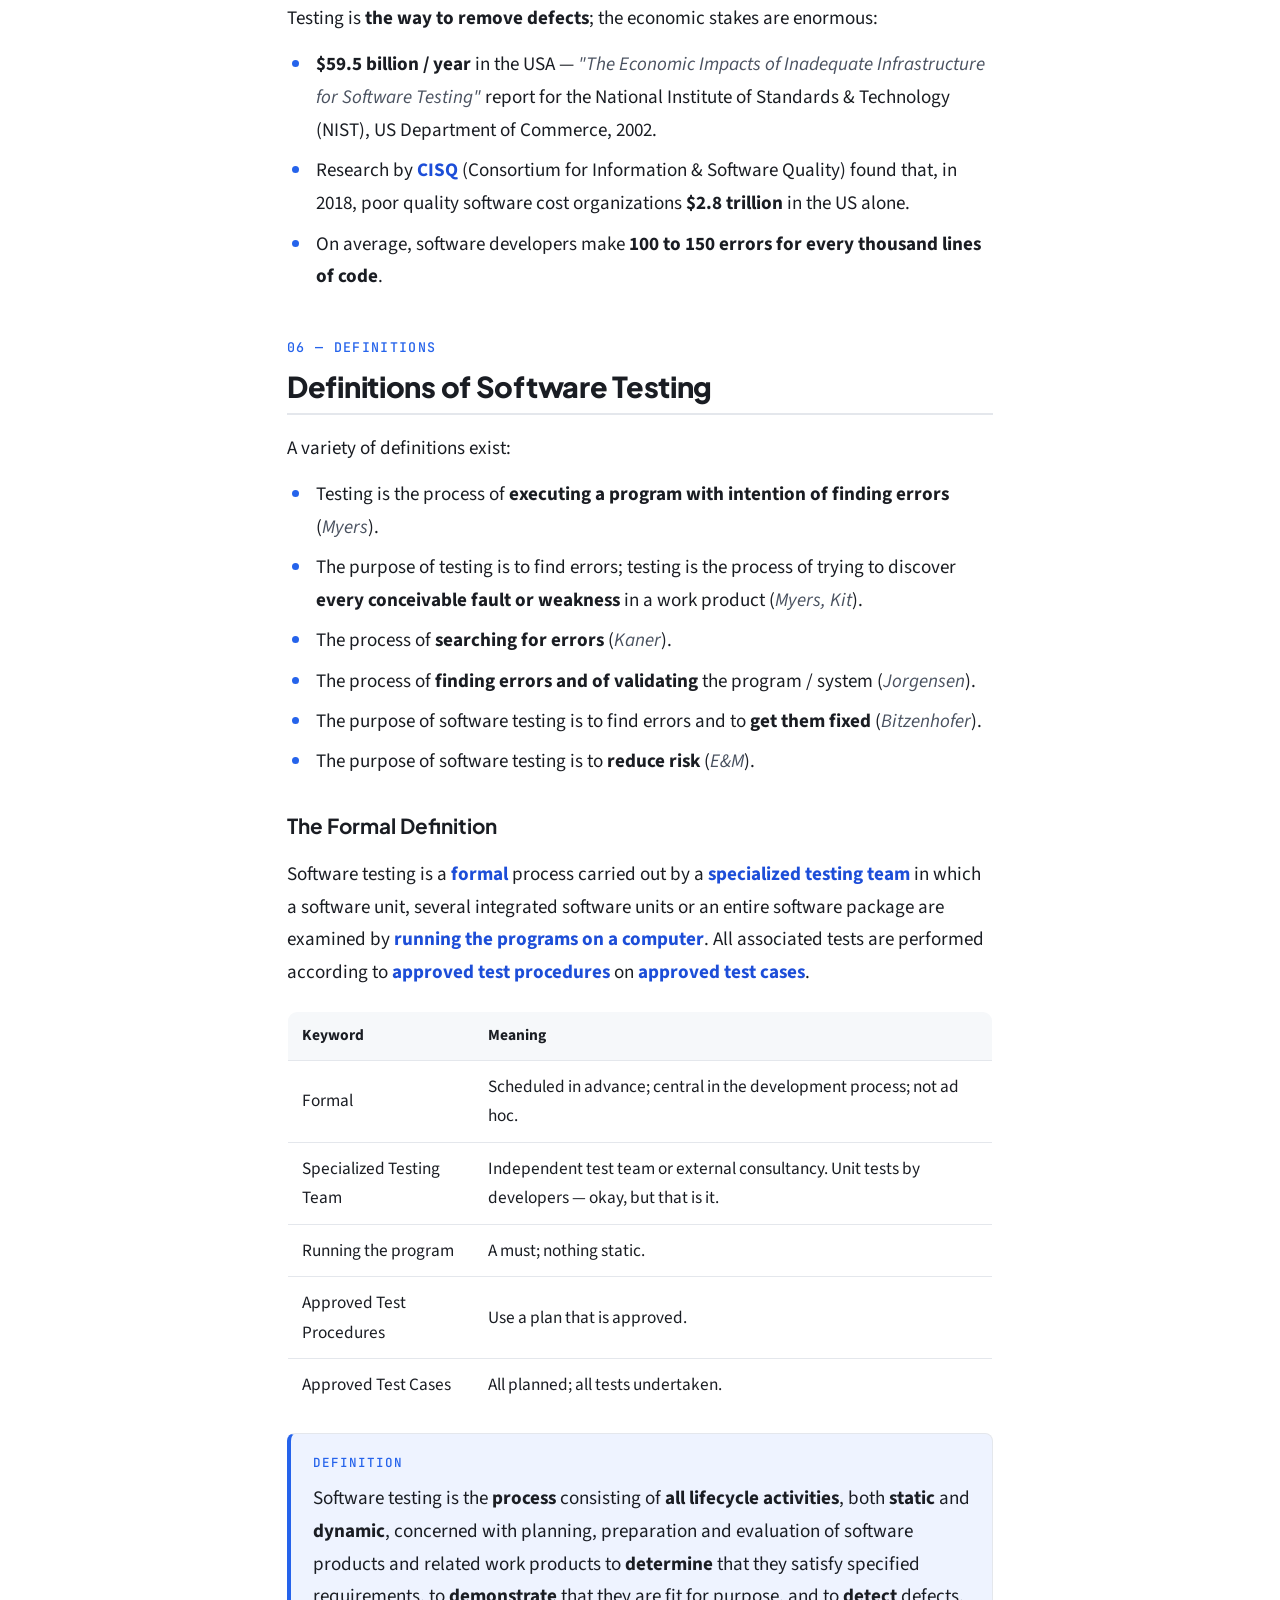
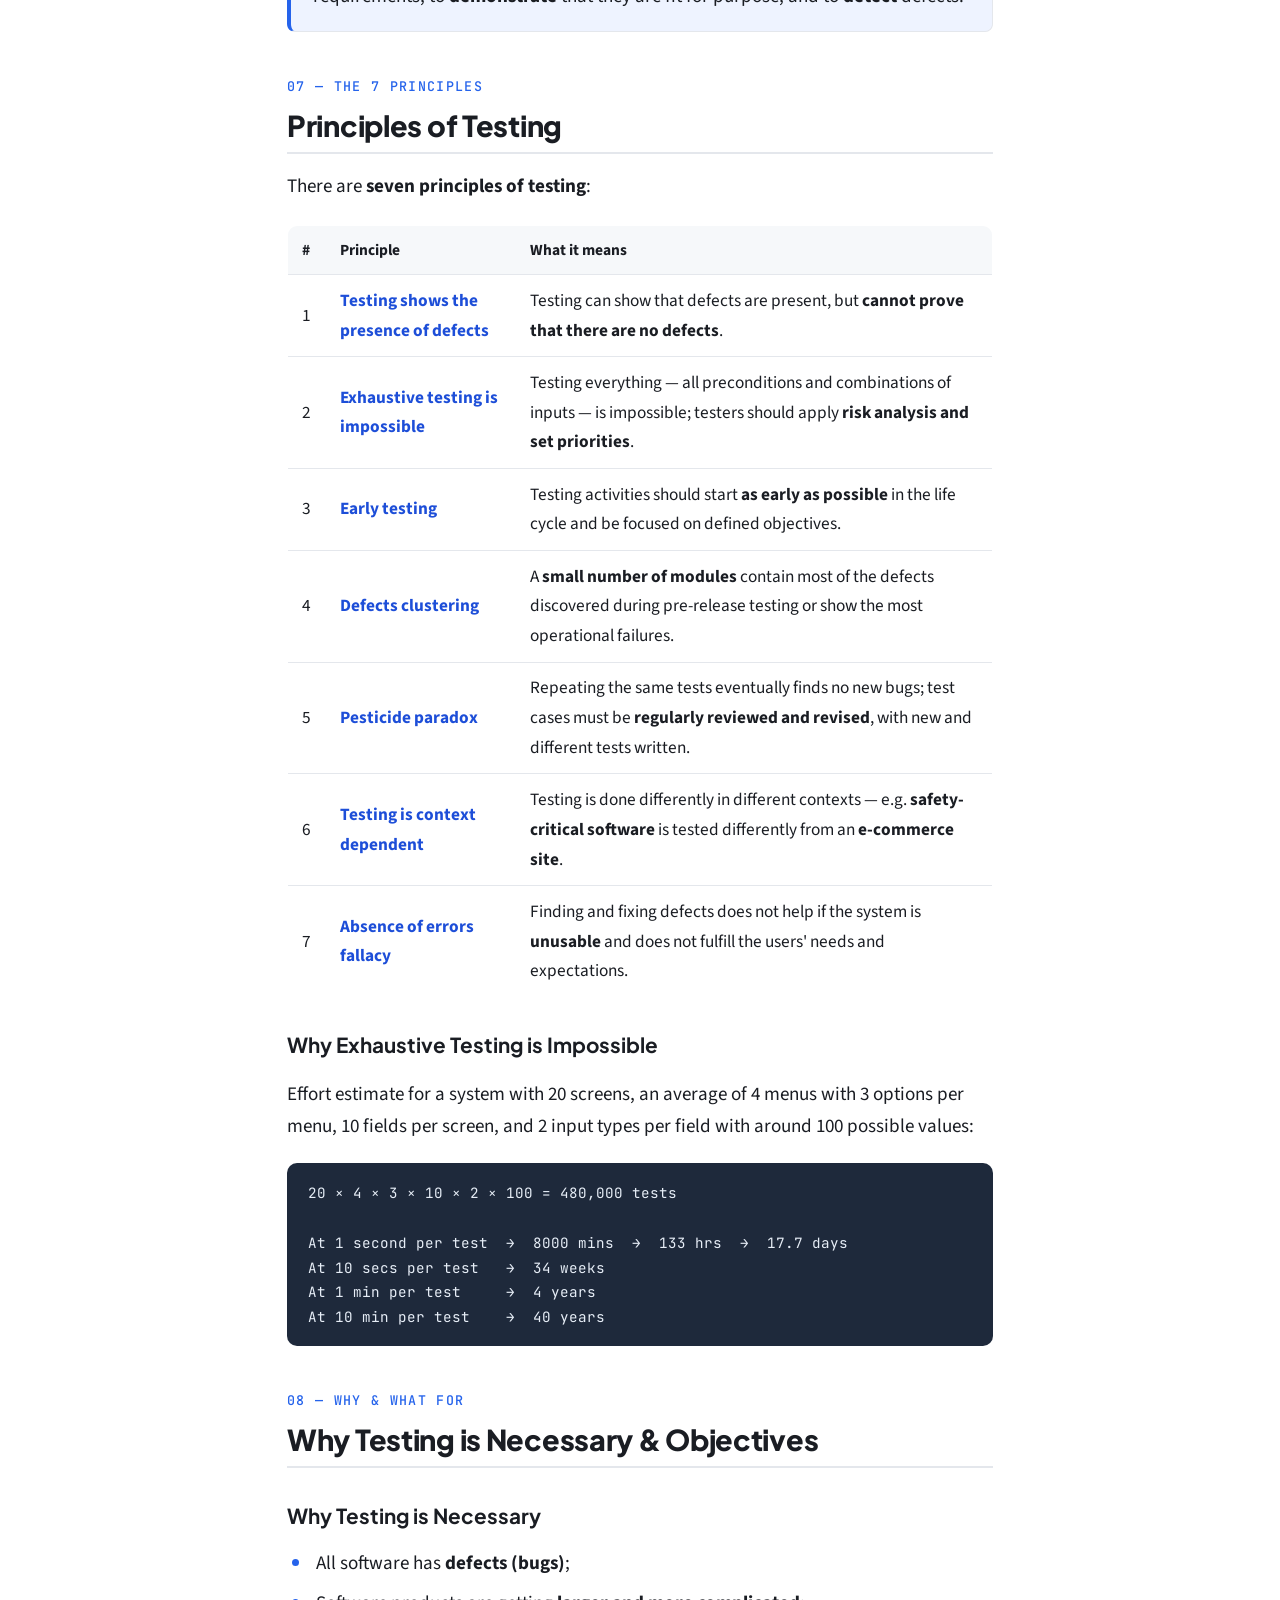
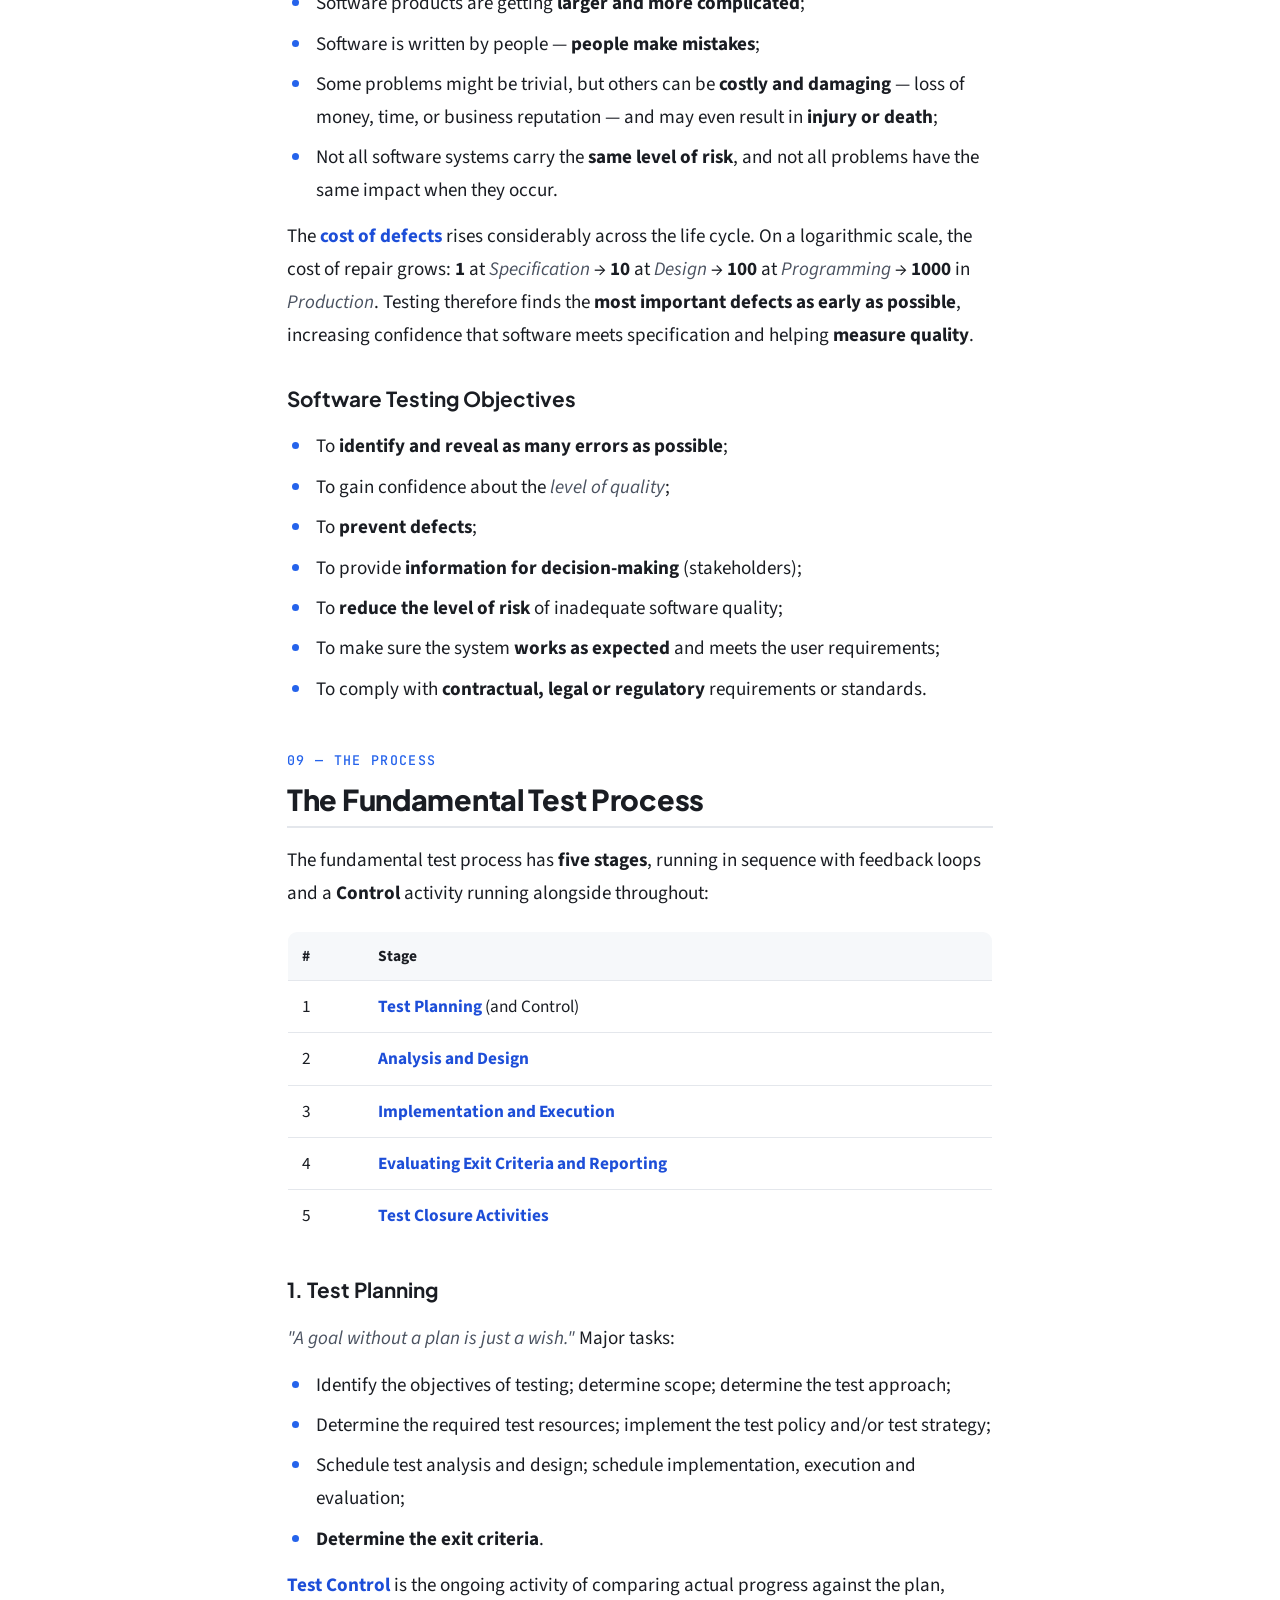
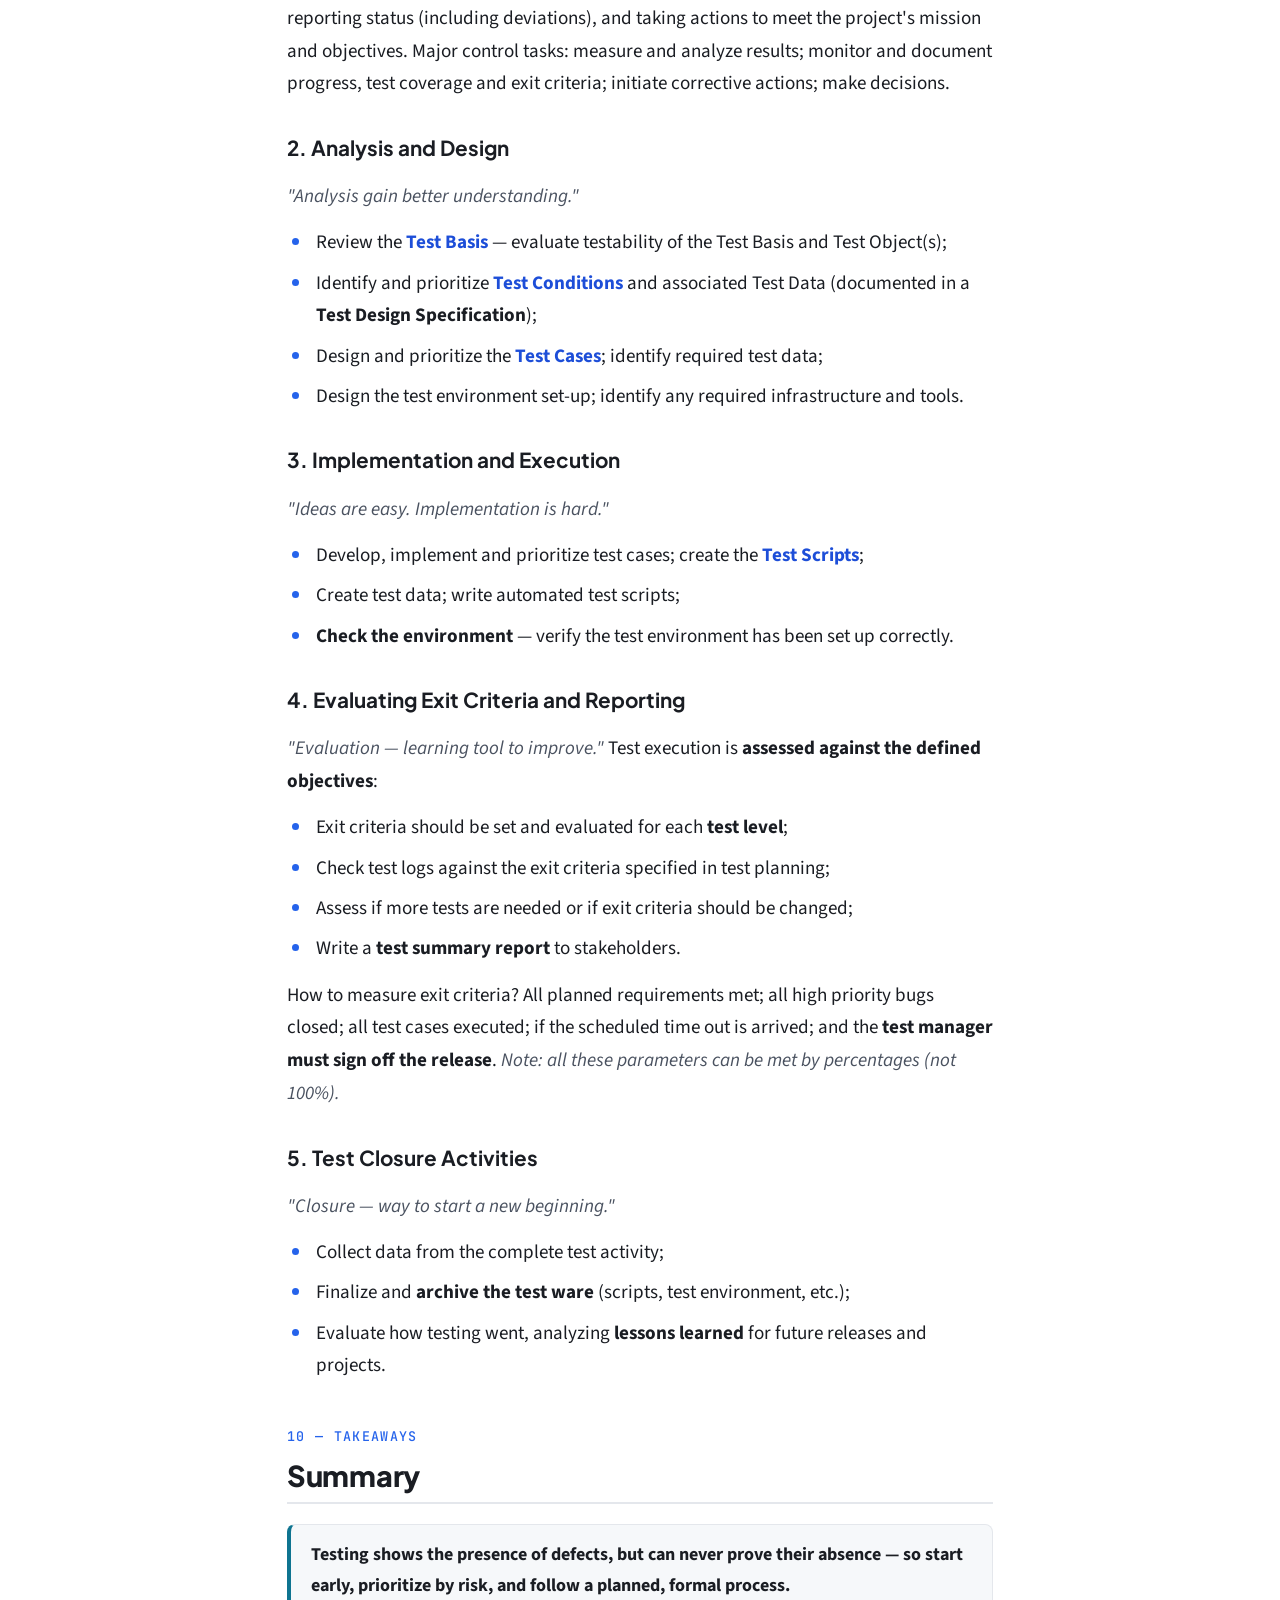
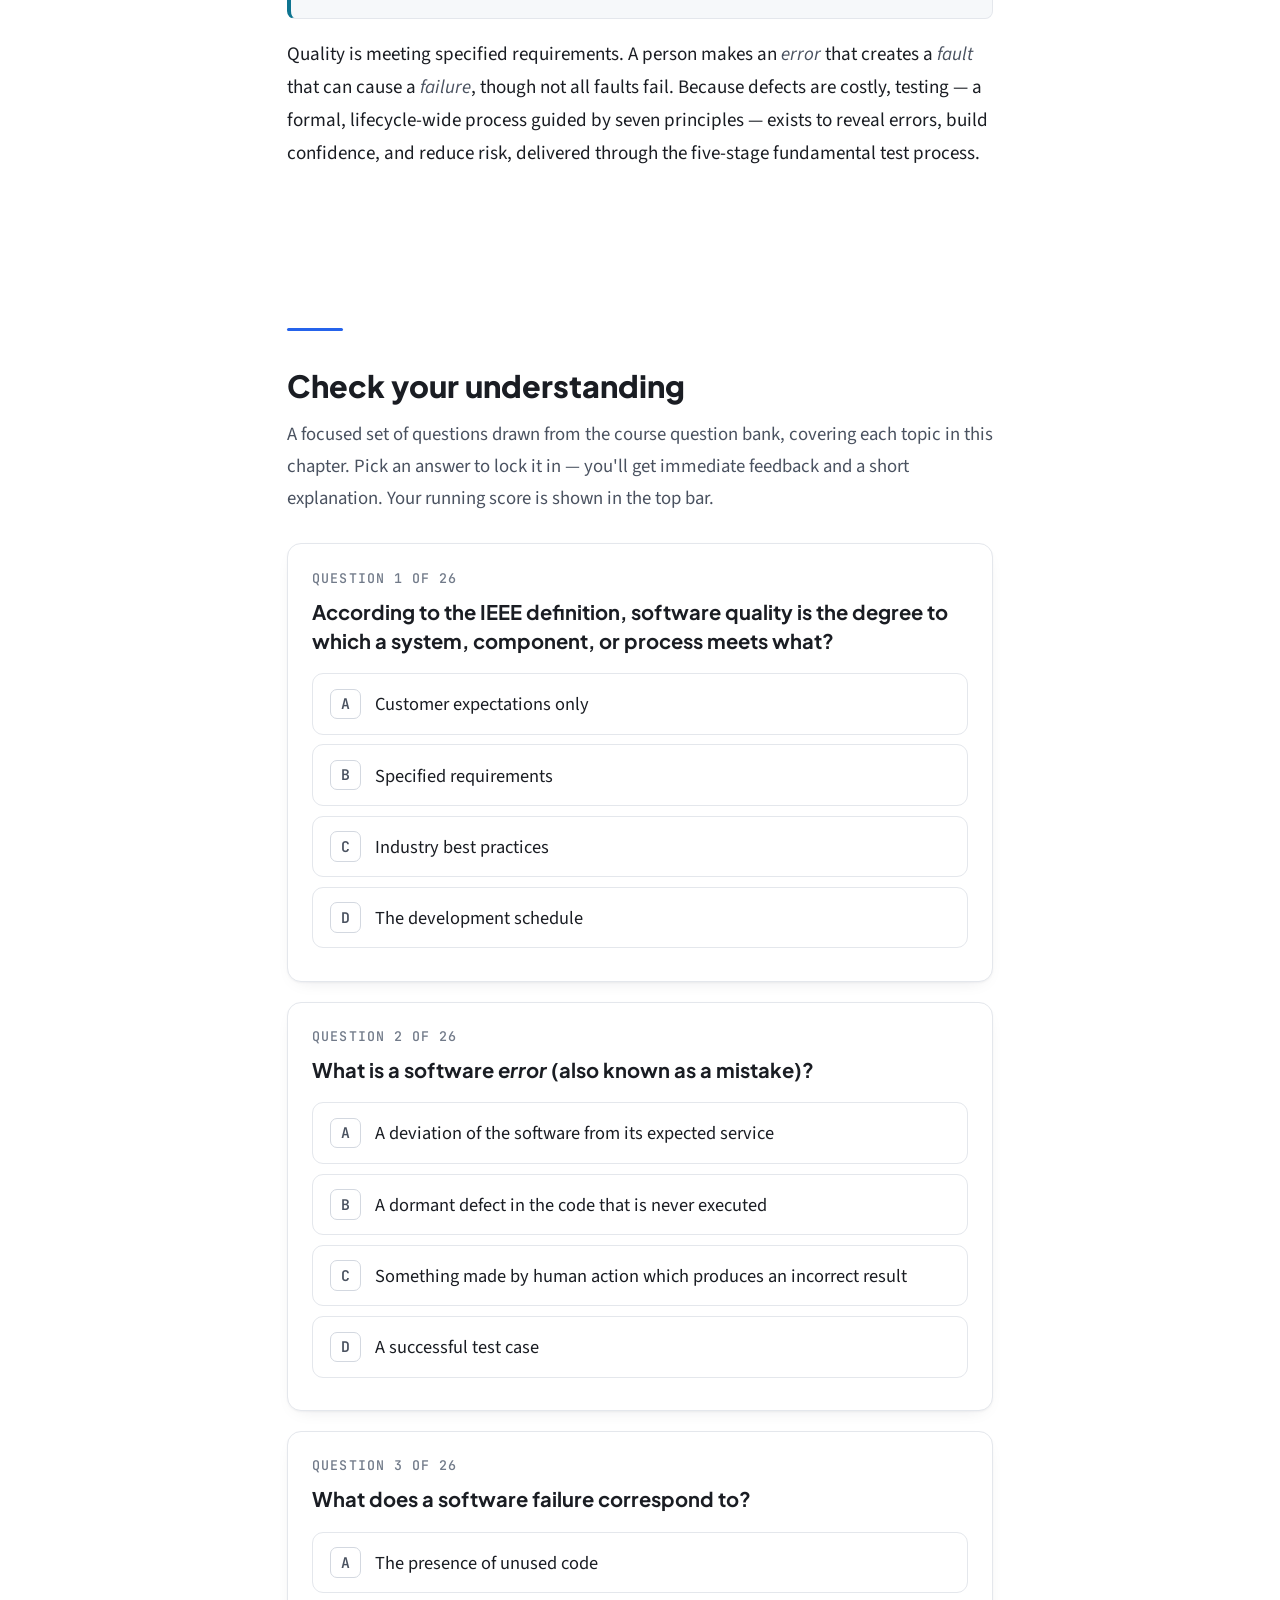
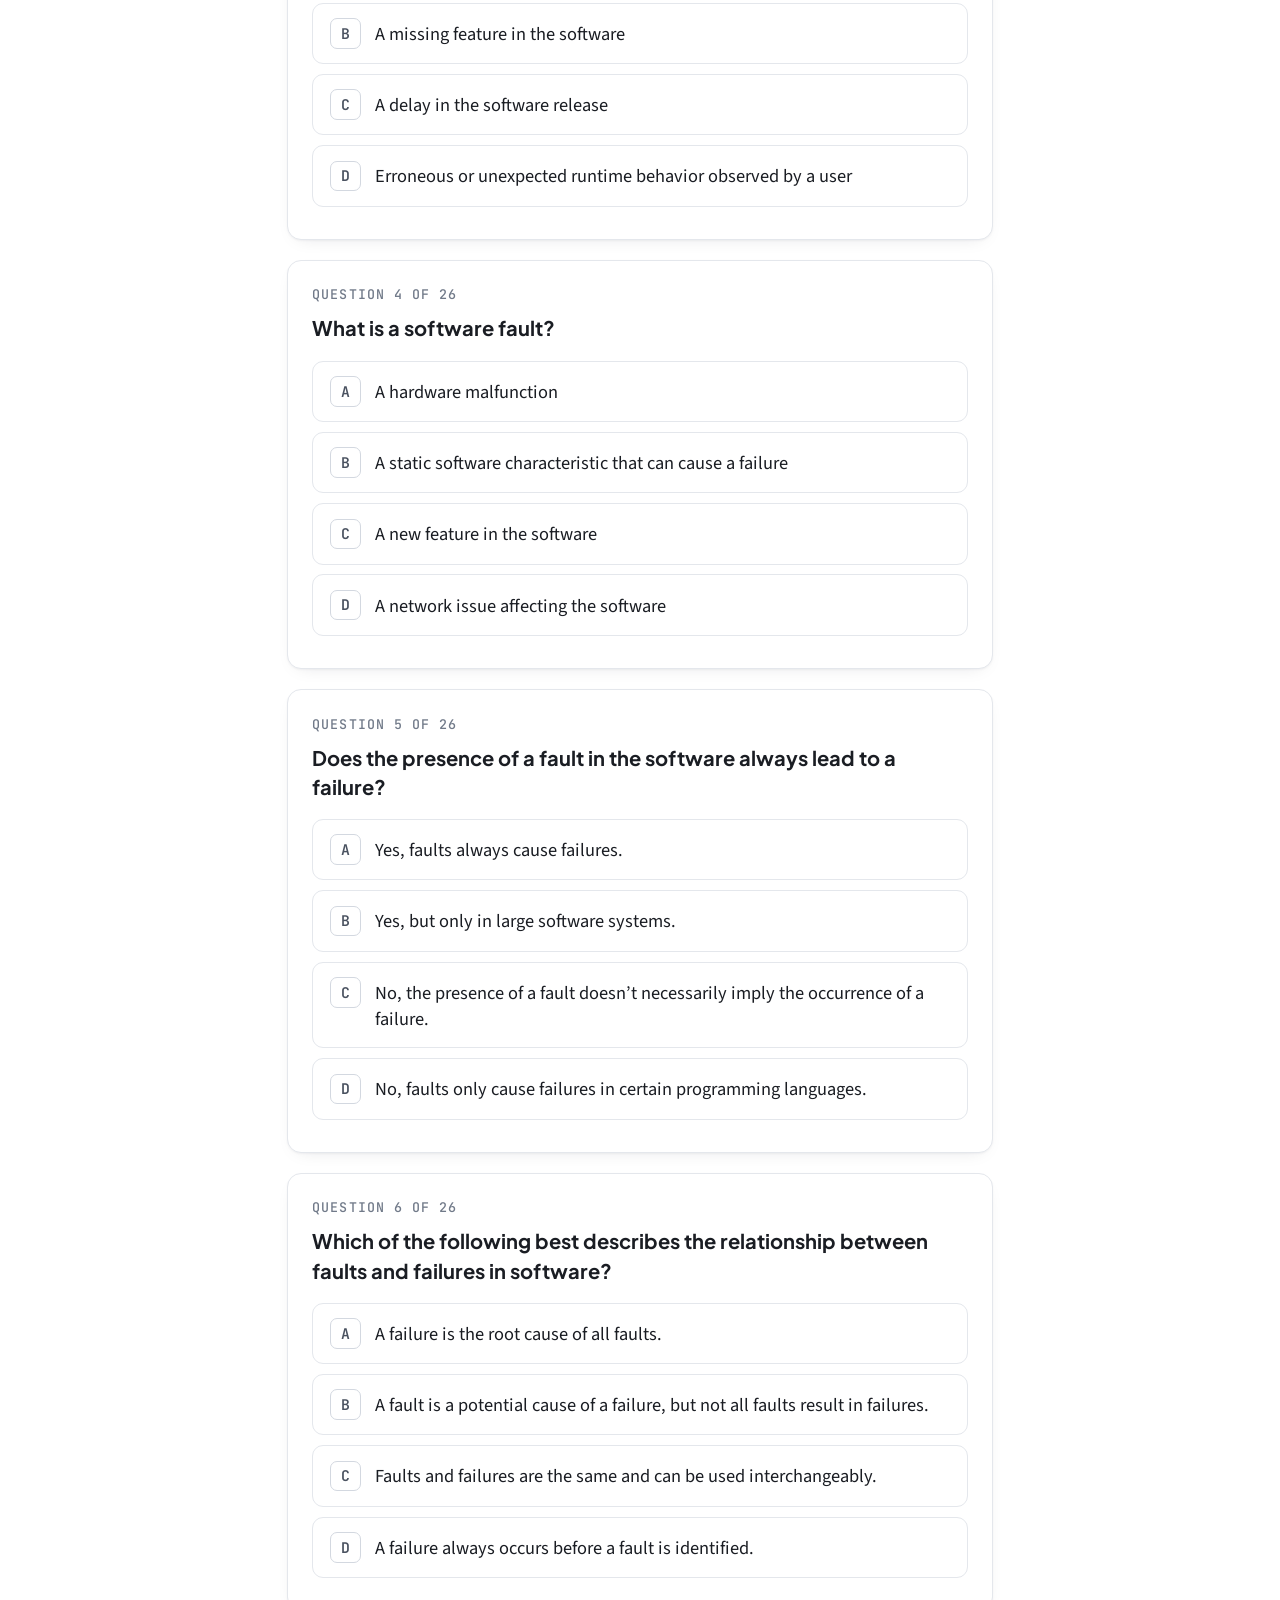
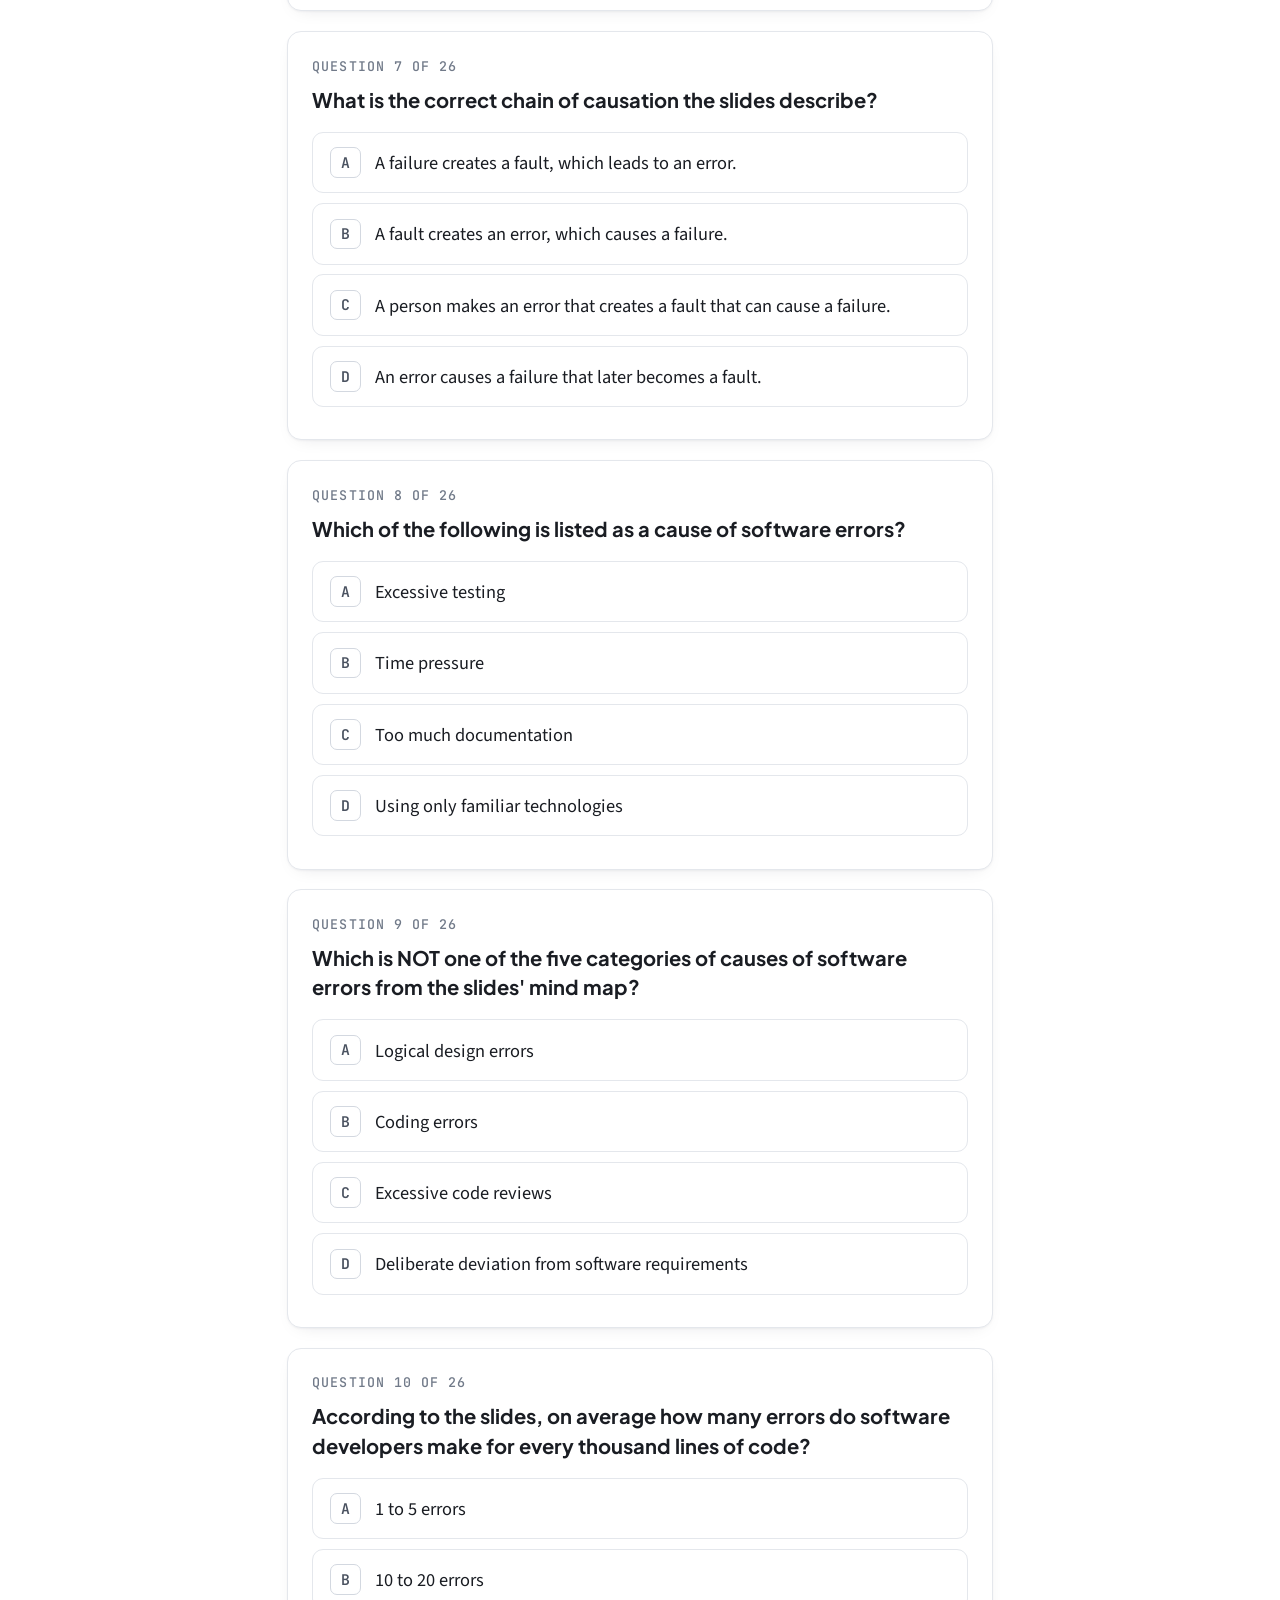
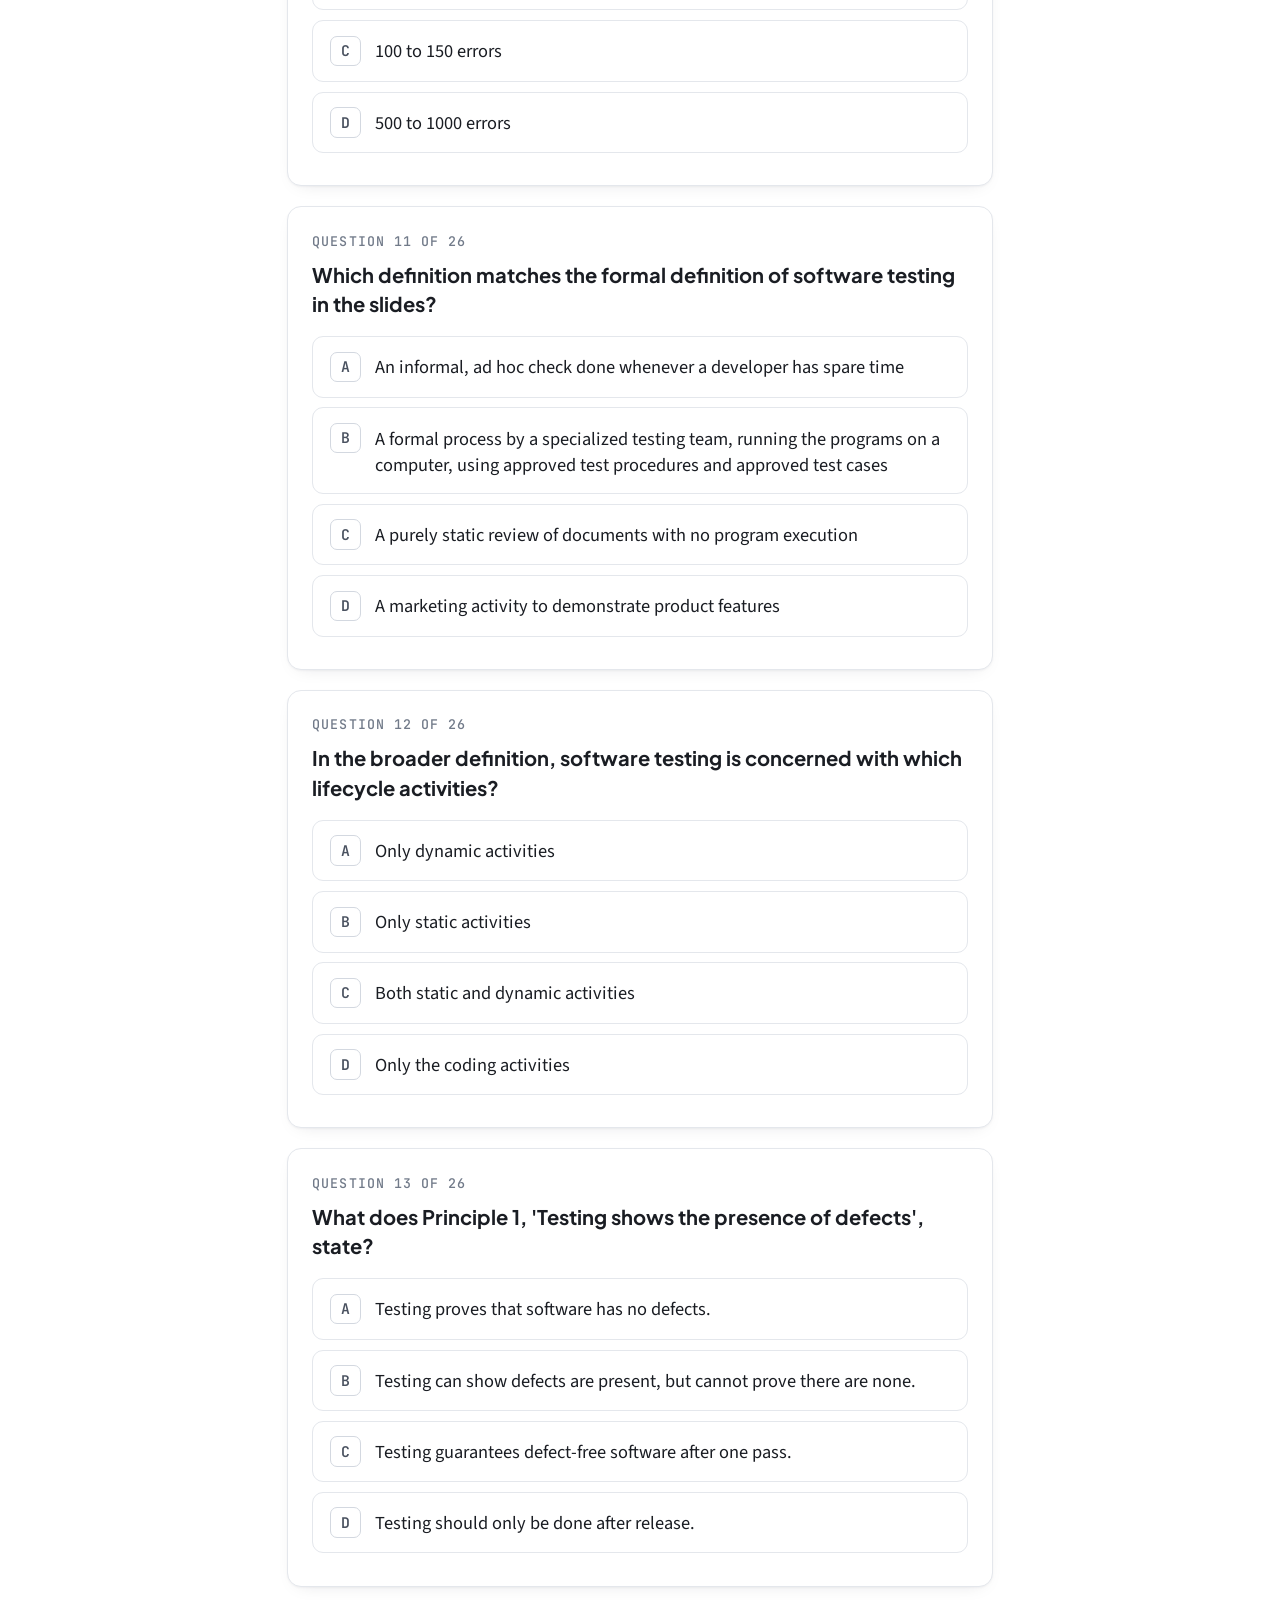
<file: chapter-04-intro-to-testing.html>
<!DOCTYPE html>
<html lang="en">
<head>
<meta charset="UTF-8">
<meta name="viewport" content="width=device-width, initial-scale=1.0">
<title>Ch.4 · Introduction to Software Testing — SQA Study Journal</title>
<link rel="stylesheet" href="styles.css">
<script src="theme.js"></script>
</head>
<body>
<div class="reading-progress" id="rprog"></div>

<header class="topbar">
  <a class="brand" href="index.html"><span class="dot"></span>SQA&nbsp;Study&nbsp;Journal</a>
  <span class="spacer"></span>
  <span class="score-chip" id="scoreChip">Quiz <b>0</b>/0</span>
  <a class="back" href="index.html">← Contents</a>
  <button class="theme-toggle" id="themeToggle" type="button" aria-label="Chuyển Sáng/Tối" title="Sáng / Tối">
    <span class="moon">🌙</span><span class="sun">☀️</span>
  </button>
</header>

<main class="wrap">

  <!-- ===================== HERO ===================== -->
  <section class="hero reveal">
    <p class="eyebrow">Chapter 4 · Slides 65–101</p>
    <h1>Introduction to Software Testing</h1>
    <p class="lede">Software quality is the degree to which a system, component, or process
       meets specified requirements. This chapter covers error vs. fault vs. failure, the
       causes and cost of defects, the definitions and 7 principles of testing, its objectives,
       and the five-stage fundamental test process.</p>
    <div class="meta">
      <span>Theory review</span>
      <span>26-question quiz</span>
      <span>Immediate feedback</span>
    </div>
  </section>

  <!-- ===================== THEORY ===================== -->
  <article class="theory">

    <section class="sec">
      <p class="kicker">01 — Quality</p>
      <h2>What is Software Quality?</h2>
      <div class="def">
        <span class="label">Definition</span>
        <p><span class="term">Software quality</span> — IEEE definition: <em>the degree to
           which a <strong>system</strong>, <strong>component</strong>, or
           <strong>process</strong> meets <strong>specified requirements</strong>.</em></p>
      </div>
      <p>Quality is reflected in <strong>customer satisfaction</strong>, rated on a scale:
         <em>Very Poor</em> → <em>Poor</em> → <em>Average</em> → <em>Good</em> → <em>Excellent</em>.</p>
    </section>

    <section class="sec">
      <p class="kicker">02 — Error · Fault · Failure</p>
      <h2>Error? Fault? Failure?</h2>
      <p>Three distinct terms — never interchangeable:</p>
      <div class="def">
        <span class="label">Definition</span>
        <p><span class="term">Error</span> — also known as a <em>mistake</em>. A software
           error is made by <strong>human action</strong> which produces an incorrect
           result. An error can be a <strong>Syntax</strong> (grammatical) error or a
           <strong>Logic</strong> error.</p>
      </div>
      <div class="def">
        <span class="label">Definition</span>
        <p><span class="term">Fault</span> — also known as a <em>defect</em> or <em>bug</em>.
           A fault is a <strong>manifestation of an error in software</strong>. All software
           errors may <strong>not</strong> cause software faults.</p>
      </div>
      <div class="def">
        <span class="label">Definition</span>
        <p><span class="term">Failure</span> — a fault becomes a failure if it is
           <strong>activated / executed</strong>. A failure is a <strong>deviation of the
           software from its expected delivery or service</strong>. Not all faults result in
           failures; some stay <strong>dormant</strong> in the code and we may never notice
           them.</p>
      </div>
      <div class="note"><b>Failure is an event; Fault is a state of the software, caused by an error.</b></div>
    </section>

    <section class="sec">
      <p class="kicker">03 — The Chain</p>
      <h2>A Person Makes an Error</h2>
      <p>A three-step chain of causation:</p>
      <ol>
        <li><strong>A person makes an error …</strong></li>
        <li><strong>… that creates a fault in the software …</strong></li>
        <li><strong>… that can cause a failure in operation.</strong></li>
      </ol>
      <p>Across the <span class="term">software development process</span>, errors lead to
         faults, and <em>some</em> faults propagate to failures — but not all do.</p>
    </section>

    <section class="sec">
      <p class="kicker">04 — Causes</p>
      <h2>Causes of Software Errors</h2>
      <p>Errors occur for many reasons, such as:</p>
      <ul>
        <li><span class="term">Time pressure</span>;</li>
        <li><span class="term">Human is error prone</span>;</li>
        <li><span class="term">Inexperienced or insufficiently skilled</span> project participants;</li>
        <li><span class="term">Miscommunication</span> between project participants, including miscommunication about requirements and design;</li>
        <li><span class="term">Complexity</span> of the code, design, architecture, the underlying problem to be solved, and the technologies used;</li>
        <li><span class="term">New, unfamiliar technologies</span>.</li>
      </ul>
      <h3>The 5 Causes of Software Errors</h3>
      <p>The mind map groups causes into five categories:</p>
      <div class="tbl-wrap">
        <table class="t">
          <thead><tr><th>#</th><th>Cause</th></tr></thead>
          <tbody>
            <tr><td>1</td><td>Inadequate / poorly specified system or project requirements</td></tr>
            <tr><td>2</td><td>Logical design errors (e.g. erroneous algorithm, erroneous definition of boundary conditions)</td></tr>
            <tr><td>3</td><td>Coding errors — too many to list (syntax, logic, run-time errors)</td></tr>
            <tr><td>4</td><td>Non-compliance with documentation and coding procedures</td></tr>
            <tr><td>5</td><td>Deliberate deviation from software requirements (e.g. reuse, budget / schedule pressure)</td></tr>
          </tbody>
        </table>
      </div>
    </section>

    <section class="sec">
      <p class="kicker">05 — The Cost</p>
      <h2>High Cost of Software Defects</h2>
      <p>Testing is <strong>the way to remove defects</strong>; the economic stakes are enormous:</p>
      <ul>
        <li><strong>$59.5 billion / year</strong> in the USA — <em>"The Economic Impacts of
           Inadequate Infrastructure for Software Testing"</em> report for the National
           Institute of Standards &amp; Technology (NIST), US Department of Commerce, 2002.</li>
        <li>Research by <span class="term">CISQ</span> (Consortium for Information &amp;
           Software Quality) found that, in 2018, poor quality software cost organizations
           <strong>$2.8 trillion</strong> in the US alone.</li>
        <li>On average, software developers make <strong>100 to 150 errors for every
           thousand lines of code</strong>.</li>
      </ul>
    </section>

    <section class="sec">
      <p class="kicker">06 — Definitions</p>
      <h2>Definitions of Software Testing</h2>
      <p>A variety of definitions exist:</p>
      <ul>
        <li>Testing is the process of <strong>executing a program with intention of finding errors</strong> (<em>Myers</em>).</li>
        <li>The purpose of testing is to find errors; testing is the process of trying to discover <strong>every conceivable fault or weakness</strong> in a work product (<em>Myers, Kit</em>).</li>
        <li>The process of <strong>searching for errors</strong> (<em>Kaner</em>).</li>
        <li>The process of <strong>finding errors and of validating</strong> the program / system (<em>Jorgensen</em>).</li>
        <li>The purpose of software testing is to find errors and to <strong>get them fixed</strong> (<em>Bitzenhofer</em>).</li>
        <li>The purpose of software testing is to <strong>reduce risk</strong> (<em>E&amp;M</em>).</li>
      </ul>
      <h3>The Formal Definition</h3>
      <p>Software testing is a <span class="term">formal</span> process carried out by a
         <span class="term">specialized testing team</span> in which a software unit, several
         integrated software units or an entire software package are examined by
         <span class="term">running the programs on a computer</span>. All associated tests
         are performed according to <span class="term">approved test procedures</span> on
         <span class="term">approved test cases</span>.</p>
      <div class="tbl-wrap">
        <table class="t">
          <thead><tr><th>Keyword</th><th>Meaning</th></tr></thead>
          <tbody>
            <tr><td>Formal</td><td>Scheduled in advance; central in the development process; not ad hoc.</td></tr>
            <tr><td>Specialized Testing Team</td><td>Independent test team or external consultancy. Unit tests by developers — okay, but that is it.</td></tr>
            <tr><td>Running the program</td><td>A must; nothing static.</td></tr>
            <tr><td>Approved Test Procedures</td><td>Use a plan that is approved.</td></tr>
            <tr><td>Approved Test Cases</td><td>All planned; all tests undertaken.</td></tr>
          </tbody>
        </table>
      </div>
      <div class="def">
        <span class="label">Definition</span>
        <p>Software testing is the <strong>process</strong> consisting of <strong>all
           lifecycle activities</strong>, both <strong>static</strong> and
           <strong>dynamic</strong>, concerned with planning, preparation and evaluation of
           software products and related work products to <strong>determine</strong> that
           they satisfy specified requirements, to <strong>demonstrate</strong> that they are
           fit for purpose, and to <strong>detect</strong> defects.</p>
      </div>
    </section>

    <section class="sec">
      <p class="kicker">07 — The 7 Principles</p>
      <h2>Principles of Testing</h2>
      <p>There are <strong>seven principles of testing</strong>:</p>
      <div class="tbl-wrap">
        <table class="t">
          <thead><tr><th>#</th><th>Principle</th><th>What it means</th></tr></thead>
          <tbody>
            <tr><td>1</td><td><span class="term">Testing shows the presence of defects</span></td><td>Testing can show that defects are present, but <strong>cannot prove that there are no defects</strong>.</td></tr>
            <tr><td>2</td><td><span class="term">Exhaustive testing is impossible</span></td><td>Testing everything — all preconditions and combinations of inputs — is impossible; testers should apply <strong>risk analysis and set priorities</strong>.</td></tr>
            <tr><td>3</td><td><span class="term">Early testing</span></td><td>Testing activities should start <strong>as early as possible</strong> in the life cycle and be focused on defined objectives.</td></tr>
            <tr><td>4</td><td><span class="term">Defects clustering</span></td><td>A <strong>small number of modules</strong> contain most of the defects discovered during pre-release testing or show the most operational failures.</td></tr>
            <tr><td>5</td><td><span class="term">Pesticide paradox</span></td><td>Repeating the same tests eventually finds no new bugs; test cases must be <strong>regularly reviewed and revised</strong>, with new and different tests written.</td></tr>
            <tr><td>6</td><td><span class="term">Testing is context dependent</span></td><td>Testing is done differently in different contexts — e.g. <strong>safety-critical software</strong> is tested differently from an <strong>e-commerce site</strong>.</td></tr>
            <tr><td>7</td><td><span class="term">Absence of errors fallacy</span></td><td>Finding and fixing defects does not help if the system is <strong>unusable</strong> and does not fulfill the users' needs and expectations.</td></tr>
          </tbody>
        </table>
      </div>
      <h3>Why Exhaustive Testing is Impossible</h3>
      <p>Effort estimate for a system with 20 screens, an average of 4 menus with 3 options
         per menu, 10 fields per screen, and 2 input types per field with around 100 possible
         values:</p>
      <pre><code>20 × 4 × 3 × 10 × 2 × 100 = 480,000 tests

At 1 second per test  →  8000 mins  →  133 hrs  →  17.7 days
At 10 secs per test   →  34 weeks
At 1 min per test     →  4 years
At 10 min per test    →  40 years</code></pre>
    </section>

    <section class="sec">
      <p class="kicker">08 — Why &amp; What For</p>
      <h2>Why Testing is Necessary &amp; Objectives</h2>
      <h3>Why Testing is Necessary</h3>
      <ul>
        <li>All software has <strong>defects (bugs)</strong>;</li>
        <li>Software products are getting <strong>larger and more complicated</strong>;</li>
        <li>Software is written by people — <strong>people make mistakes</strong>;</li>
        <li>Some problems might be trivial, but others can be <strong>costly and damaging</strong> — loss of money, time, or business reputation — and may even result in <strong>injury or death</strong>;</li>
        <li>Not all software systems carry the <strong>same level of risk</strong>, and not all problems have the same impact when they occur.</li>
      </ul>
      <p>The <span class="term">cost of defects</span> rises considerably across the life cycle.
         On a logarithmic scale, the cost of repair grows: <strong>1</strong> at
         <em>Specification</em> → <strong>10</strong> at <em>Design</em> → <strong>100</strong>
         at <em>Programming</em> → <strong>1000</strong> in <em>Production</em>. Testing therefore
         finds the <strong>most important defects as early as possible</strong>, increasing
         confidence that software meets specification and helping <strong>measure quality</strong>.</p>
      <h3>Software Testing Objectives</h3>
      <ul>
        <li>To <strong>identify and reveal as many errors as possible</strong>;</li>
        <li>To gain confidence about the <em>level of quality</em>;</li>
        <li>To <strong>prevent defects</strong>;</li>
        <li>To provide <strong>information for decision-making</strong> (stakeholders);</li>
        <li>To <strong>reduce the level of risk</strong> of inadequate software quality;</li>
        <li>To make sure the system <strong>works as expected</strong> and meets the user requirements;</li>
        <li>To comply with <strong>contractual, legal or regulatory</strong> requirements or standards.</li>
      </ul>
    </section>

    <section class="sec">
      <p class="kicker">09 — The Process</p>
      <h2>The Fundamental Test Process</h2>
      <p>The fundamental test process has <strong>five stages</strong>, running in sequence
         with feedback loops and a <strong>Control</strong> activity running alongside throughout:</p>
      <div class="tbl-wrap">
        <table class="t">
          <thead><tr><th>#</th><th>Stage</th></tr></thead>
          <tbody>
            <tr><td>1</td><td><span class="term">Test Planning</span> (and Control)</td></tr>
            <tr><td>2</td><td><span class="term">Analysis and Design</span></td></tr>
            <tr><td>3</td><td><span class="term">Implementation and Execution</span></td></tr>
            <tr><td>4</td><td><span class="term">Evaluating Exit Criteria and Reporting</span></td></tr>
            <tr><td>5</td><td><span class="term">Test Closure Activities</span></td></tr>
          </tbody>
        </table>
      </div>

      <h3>1. Test Planning</h3>
      <p><em>"A goal without a plan is just a wish."</em> Major tasks:</p>
      <ul>
        <li>Identify the objectives of testing; determine scope; determine the test approach;</li>
        <li>Determine the required test resources; implement the test policy and/or test strategy;</li>
        <li>Schedule test analysis and design; schedule implementation, execution and evaluation;</li>
        <li><strong>Determine the exit criteria</strong>.</li>
      </ul>
      <p><span class="term">Test Control</span> is the ongoing activity of comparing actual
         progress against the plan, reporting status (including deviations), and taking actions
         to meet the project's mission and objectives. Major control tasks: measure and analyze
         results; monitor and document progress, test coverage and exit criteria; initiate
         corrective actions; make decisions.</p>

      <h3>2. Analysis and Design</h3>
      <p><em>"Analysis gain better understanding."</em></p>
      <ul>
        <li>Review the <span class="term">Test Basis</span> — evaluate testability of the Test Basis and Test Object(s);</li>
        <li>Identify and prioritize <span class="term">Test Conditions</span> and associated Test Data (documented in a <strong>Test Design Specification</strong>);</li>
        <li>Design and prioritize the <span class="term">Test Cases</span>; identify required test data;</li>
        <li>Design the test environment set-up; identify any required infrastructure and tools.</li>
      </ul>

      <h3>3. Implementation and Execution</h3>
      <p><em>"Ideas are easy. Implementation is hard."</em></p>
      <ul>
        <li>Develop, implement and prioritize test cases; create the <span class="term">Test Scripts</span>;</li>
        <li>Create test data; write automated test scripts;</li>
        <li><strong>Check the environment</strong> — verify the test environment has been set up correctly.</li>
      </ul>

      <h3>4. Evaluating Exit Criteria and Reporting</h3>
      <p><em>"Evaluation — learning tool to improve."</em> Test execution is
         <strong>assessed against the defined objectives</strong>:</p>
      <ul>
        <li>Exit criteria should be set and evaluated for each <strong>test level</strong>;</li>
        <li>Check test logs against the exit criteria specified in test planning;</li>
        <li>Assess if more tests are needed or if exit criteria should be changed;</li>
        <li>Write a <strong>test summary report</strong> to stakeholders.</li>
      </ul>
      <p>How to measure exit criteria? All planned requirements met; all high priority bugs
         closed; all test cases executed; if the scheduled time out is arrived; and the
         <strong>test manager must sign off the release</strong>.
         <em>Note: all these parameters can be met by percentages (not 100%).</em></p>

      <h3>5. Test Closure Activities</h3>
      <p><em>"Closure — way to start a new beginning."</em></p>
      <ul>
        <li>Collect data from the complete test activity;</li>
        <li>Finalize and <strong>archive the test ware</strong> (scripts, test environment, etc.);</li>
        <li>Evaluate how testing went, analyzing <strong>lessons learned</strong> for future releases and projects.</li>
      </ul>
    </section>

    <section class="sec">
      <p class="kicker">10 — Takeaways</p>
      <h2>Summary</h2>
      <div class="note"><b>Testing shows the presence of defects, but can never prove their absence — so start early, prioritize by risk, and follow a planned, formal process.</b></div>
      <p>Quality is meeting specified requirements. A person makes an <em>error</em> that
         creates a <em>fault</em> that can cause a <em>failure</em>, though not all faults
         fail. Because defects are costly, testing — a formal, lifecycle-wide process guided
         by seven principles — exists to reveal errors, build confidence, and reduce risk,
         delivered through the five-stage fundamental test process.</p>
    </section>
  </article>

  <!-- ===================== QUIZ ===================== -->
  <section class="quiz-sec">
    <div class="quiz-head">
      <h2>Check your understanding</h2>
    </div>
    <p class="quiz-intro">A focused set of questions drawn from the course question bank,
       covering each topic in this chapter. Pick an answer to lock it in — you'll get
       immediate feedback and a short explanation. Your running score is shown in the top bar.</p>

    <div id="quiz"></div>

    <div class="results" id="results">
      <div class="ring"><i>0%</i></div>
      <div class="msg">
        <h3>You scored 0 / 0</h3>
        <p>Review and try again any time.</p>
      </div>
      <button class="btn" onclick="location.reload()">Retake quiz ↺</button>
    </div>
  </section>

  <nav class="footnav">
    <a href="chapter-03-sqa-management.html">← Chapter 3 · SQA Management</a>
    <a href="chapter-05-testing-in-sdlc.html">Chapter 5 · Software Testing in the SDLC →</a>
  </nav>
</main>

<script>
window.STUDY = {
  quiz: [
    {
      q: "According to the IEEE definition, software quality is the degree to which a system, component, or process meets what?",
      options: [
        "Customer expectations only",
        "Specified requirements",
        "Industry best practices",
        "The development schedule"
      ],
      answer: 1,
      explain: "The IEEE definition: software quality is <strong>the degree to which a system, component, or process meets specified requirements</strong>."
    },
    {
      q: "What is a software <em>error</em> (also known as a mistake)?",
      options: [
        "A deviation of the software from its expected service",
        "A dormant defect in the code that is never executed",
        "Something made by human action which produces an incorrect result",
        "A successful test case"
      ],
      answer: 2,
      explain: "An <strong>error</strong> (mistake) is a software error made by <strong>human action</strong> which produces an incorrect result — it can be a syntax or logic error."
    },
    {
      q: "What does a software failure correspond to?",
      options: [
        "The presence of unused code",
        "A missing feature in the software",
        "A delay in the software release",
        "Erroneous or unexpected runtime behavior observed by a user"
      ],
      answer: 3,
      explain: "A failure is a <strong>deviation of the software from its expected delivery or service</strong> — observed at runtime. Remember: <em>Failure is an event</em>."
    },
    {
      q: "What is a software fault?",
      options: [
        "A hardware malfunction",
        "A static software characteristic that can cause a failure",
        "A new feature in the software",
        "A network issue affecting the software"
      ],
      answer: 1,
      explain: "A fault is a <strong>manifestation of an error in software</strong> — a static characteristic that can cause a failure. Remember: <em>Fault is a state of the software</em>."
    },
    {
      q: "Does the presence of a fault in the software always lead to a failure?",
      options: [
        "Yes, faults always cause failures.",
        "Yes, but only in large software systems.",
        "No, the presence of a fault doesn’t necessarily imply the occurrence of a failure.",
        "No, faults only cause failures in certain programming languages."
      ],
      answer: 2,
      explain: "<strong>Not all faults result in failures</strong>; some stay dormant in the code and we may never notice them. A fault becomes a failure only if it is activated / executed."
    },
    {
      q: "Which of the following best describes the relationship between faults and failures in software?",
      options: [
        "A failure is the root cause of all faults.",
        "A fault is a potential cause of a failure, but not all faults result in failures.",
        "Faults and failures are the same and can be used interchangeably.",
        "A failure always occurs before a fault is identified."
      ],
      answer: 1,
      explain: "A fault is a manifestation of an error and a <strong>potential cause of a failure</strong>, but not all faults result in failures — some remain dormant."
    },
    {
      q: "What is the correct chain of causation the slides describe?",
      options: [
        "A failure creates a fault, which leads to an error.",
        "A fault creates an error, which causes a failure.",
        "A person makes an error that creates a fault that can cause a failure.",
        "An error causes a failure that later becomes a fault."
      ],
      answer: 2,
      explain: "The slides show: <strong>a person makes an error … that creates a fault in the software … that can cause a failure in operation</strong>."
    },
    {
      q: "Which of the following is listed as a cause of software errors?",
      options: [
        "Excessive testing",
        "Time pressure",
        "Too much documentation",
        "Using only familiar technologies"
      ],
      answer: 1,
      explain: "Causes of software errors include <strong>time pressure</strong>, humans being error prone, inexperience, miscommunication, complexity, and new/unfamiliar technologies."
    },
    {
      q: "Which is NOT one of the five categories of causes of software errors from the slides' mind map?",
      options: [
        "Logical design errors",
        "Coding errors",
        "Excessive code reviews",
        "Deliberate deviation from software requirements"
      ],
      answer: 2,
      explain: "The five causes are: inadequate requirements, logical design errors, coding errors, non-compliance with documentation/coding procedures, and deliberate deviation from requirements. <strong>Excessive code reviews</strong> is not listed."
    },
    {
      q: "According to the slides, on average how many errors do software developers make for every thousand lines of code?",
      options: [
        "1 to 5 errors",
        "10 to 20 errors",
        "100 to 150 errors",
        "500 to 1000 errors"
      ],
      answer: 2,
      explain: "On average, developers make <strong>100 to 150 errors for every thousand lines of code</strong>. CISQ also found poor quality software cost US organizations $2.8 trillion in 2018."
    },
    {
      q: "Which definition matches the formal definition of software testing in the slides?",
      options: [
        "An informal, ad hoc check done whenever a developer has spare time",
        "A formal process by a specialized testing team, running the programs on a computer, using approved test procedures and approved test cases",
        "A purely static review of documents with no program execution",
        "A marketing activity to demonstrate product features"
      ],
      answer: 1,
      explain: "Software testing is a <strong>formal</strong> process carried out by a <strong>specialized testing team</strong>, examined by <strong>running the programs on a computer</strong>, using <strong>approved test procedures</strong> and <strong>approved test cases</strong>."
    },
    {
      q: "In the broader definition, software testing is concerned with which lifecycle activities?",
      options: [
        "Only dynamic activities",
        "Only static activities",
        "Both static and dynamic activities",
        "Only the coding activities"
      ],
      answer: 2,
      explain: "Software testing is the process consisting of <strong>all lifecycle activities, both static and dynamic</strong> — to determine requirements are met, demonstrate fitness for purpose, and detect defects."
    },
    {
      q: "What does Principle 1, 'Testing shows the presence of defects', state?",
      options: [
        "Testing proves that software has no defects.",
        "Testing can show defects are present, but cannot prove there are none.",
        "Testing guarantees defect-free software after one pass.",
        "Testing should only be done after release."
      ],
      answer: 1,
      explain: "Principle 1: testing can show that <strong>defects are present, but cannot prove that there are no defects</strong>."
    },
    {
      q: "Which principle states that testing everything — all preconditions and combinations of inputs — cannot be done, so testers apply risk analysis and set priorities?",
      options: [
        "Defects clustering",
        "Pesticide paradox",
        "Exhaustive testing is impossible",
        "Absence of errors fallacy"
      ],
      answer: 2,
      explain: "Principle 2, <strong>Exhaustive testing is impossible</strong>: testers should apply <strong>risk analysis and set priorities</strong> to focus testing efforts."
    },
    {
      q: "The 'pesticide paradox' principle says that if the same tests are repeated over and over again, what happens?",
      options: [
        "They find exponentially more bugs each run.",
        "Eventually the same set of test cases will no longer find any new bugs.",
        "The software automatically becomes defect-free.",
        "The tests become invalid and must be deleted."
      ],
      answer: 1,
      explain: "Principle 5, <strong>Pesticide paradox</strong>: repeating the same tests means eventually they find no new bugs, so test cases must be <strong>regularly reviewed and revised</strong>."
    },
    {
      q: "Which principle is illustrated by the fact that safety-critical software is tested differently from an e-commerce site?",
      options: [
        "Early testing",
        "Defects clustering",
        "Testing is context dependent",
        "Testing shows the presence of defects"
      ],
      answer: 2,
      explain: "Principle 6, <strong>Testing is context dependent</strong>: testing is done differently in different contexts — e.g. safety-critical software vs. an e-commerce site."
    },
    {
      q: "Which is a stated objective of software testing?",
      options: [
        "To increase the number of defects in the system",
        "To prevent defects and reduce the level of risk of inadequate software quality",
        "To eliminate the need for any requirements",
        "To replace stakeholders' decision-making"
      ],
      answer: 1,
      explain: "Objectives include preventing defects, reducing the level of risk of inadequate quality, revealing as many errors as possible, gaining confidence about quality, and providing information for decision-making."
    },
    {
      q: "Which is the correct order of the five stages of the fundamental test process?",
      options: [
        "Analysis and Design → Planning → Execution → Closure → Reporting",
        "Test Planning → Analysis and Design → Implementation and Execution → Evaluating Exit Criteria and Reporting → Test Closure Activities",
        "Implementation → Planning → Closure → Analysis → Reporting",
        "Test Closure → Test Planning → Reporting → Analysis → Execution"
      ],
      answer: 1,
      explain: "The five stages run: <strong>Test Planning → Analysis and Design → Implementation and Execution → Evaluating Exit Criteria and Reporting → Test Closure Activities</strong>, with Control running throughout."
    },
    {
      q: "The IEEE definition of software quality refers to meeting specified requirements for which three things?",
      options: [
        "Code, tests, and documentation",
        "A system, a component, or a process",
        "Hardware, software, and firmware",
        "Developers, testers, and managers"
      ],
      answer: 1,
      explain: "IEEE: software quality is the degree to which a <strong>system, component, or process</strong> meets specified requirements."
    },
    {
      q: "A software error (mistake) can be of which two kinds?",
      options: [
        "Dormant or active",
        "Static or dynamic",
        "Syntax (grammatical) or logic",
        "Critical or trivial"
      ],
      answer: 2,
      explain: "An error can be a <strong>Syntax (grammatical) error or a Logic error</strong>."
    },
    {
      q: "Which of the following is one of the five categories of causes of software errors in the slides' mind map?",
      options: [
        "Excessive documentation",
        "Logical design errors",
        "Over-testing of modules",
        "Too many code reviews"
      ],
      answer: 1,
      explain: "The five causes are: inadequate requirements, <strong>logical design errors</strong>, coding errors, non-compliance with documentation/coding procedures, and deliberate deviation from requirements."
    },
    {
      q: "According to the CISQ research cited in the slides, how much did poor quality software cost organizations in the US alone in 2018?",
      options: [
        "$59.5 billion",
        "$2.8 trillion",
        "$100 million",
        "$2.8 billion"
      ],
      answer: 1,
      explain: "CISQ found that in 2018, poor quality software cost organizations <strong>$2.8 trillion</strong> in the US alone. (The 2002 NIST figure was $59.5 billion/year.)"
    },
    {
      q: "Which principle states that testing activities should start as early as possible in the life cycle and be focused on defined objectives?",
      options: [
        "Defects clustering",
        "Early testing",
        "Pesticide paradox",
        "Absence of errors fallacy"
      ],
      answer: 1,
      explain: "Principle 3, <strong>Early testing</strong>: testing activities should start as early as possible in the life cycle and be focused on defined objectives."
    },
    {
      q: "Which principle states that a small number of modules contain most of the defects discovered during pre-release testing?",
      options: [
        "Defects clustering",
        "Exhaustive testing is impossible",
        "Testing is context dependent",
        "Early testing"
      ],
      answer: 0,
      explain: "Principle 4, <strong>Defects clustering</strong>: a small number of modules contain most of the defects discovered during pre-release testing or show the most operational failures."
    },
    {
      q: "What does Principle 7, the 'absence of errors fallacy', warn about?",
      options: [
        "That repeated tests stop finding new bugs",
        "That testing can never prove there are no defects",
        "That finding and fixing defects does not help if the system is unusable and does not meet users' needs",
        "That exhaustive testing of all inputs is impossible"
      ],
      answer: 2,
      explain: "Principle 7, <strong>Absence of errors fallacy</strong>: finding and fixing defects does not help if the system is <strong>unusable</strong> and does not fulfill the users' needs and expectations."
    },
    {
      q: "In the fundamental test process, the activity of comparing actual progress against the plan, reporting deviations, and taking corrective actions is called:",
      options: [
        "Test Closure",
        "Test Control",
        "Analysis and Design",
        "Test Implementation"
      ],
      answer: 1,
      explain: "<strong>Test Control</strong> is the ongoing activity of comparing actual progress against the plan, reporting status (including deviations), and taking actions to meet the project's objectives — it runs alongside throughout the process."
    }
  ]
};
</script>
<script src="quiz.js"></script>
</body>
</html>
</file>
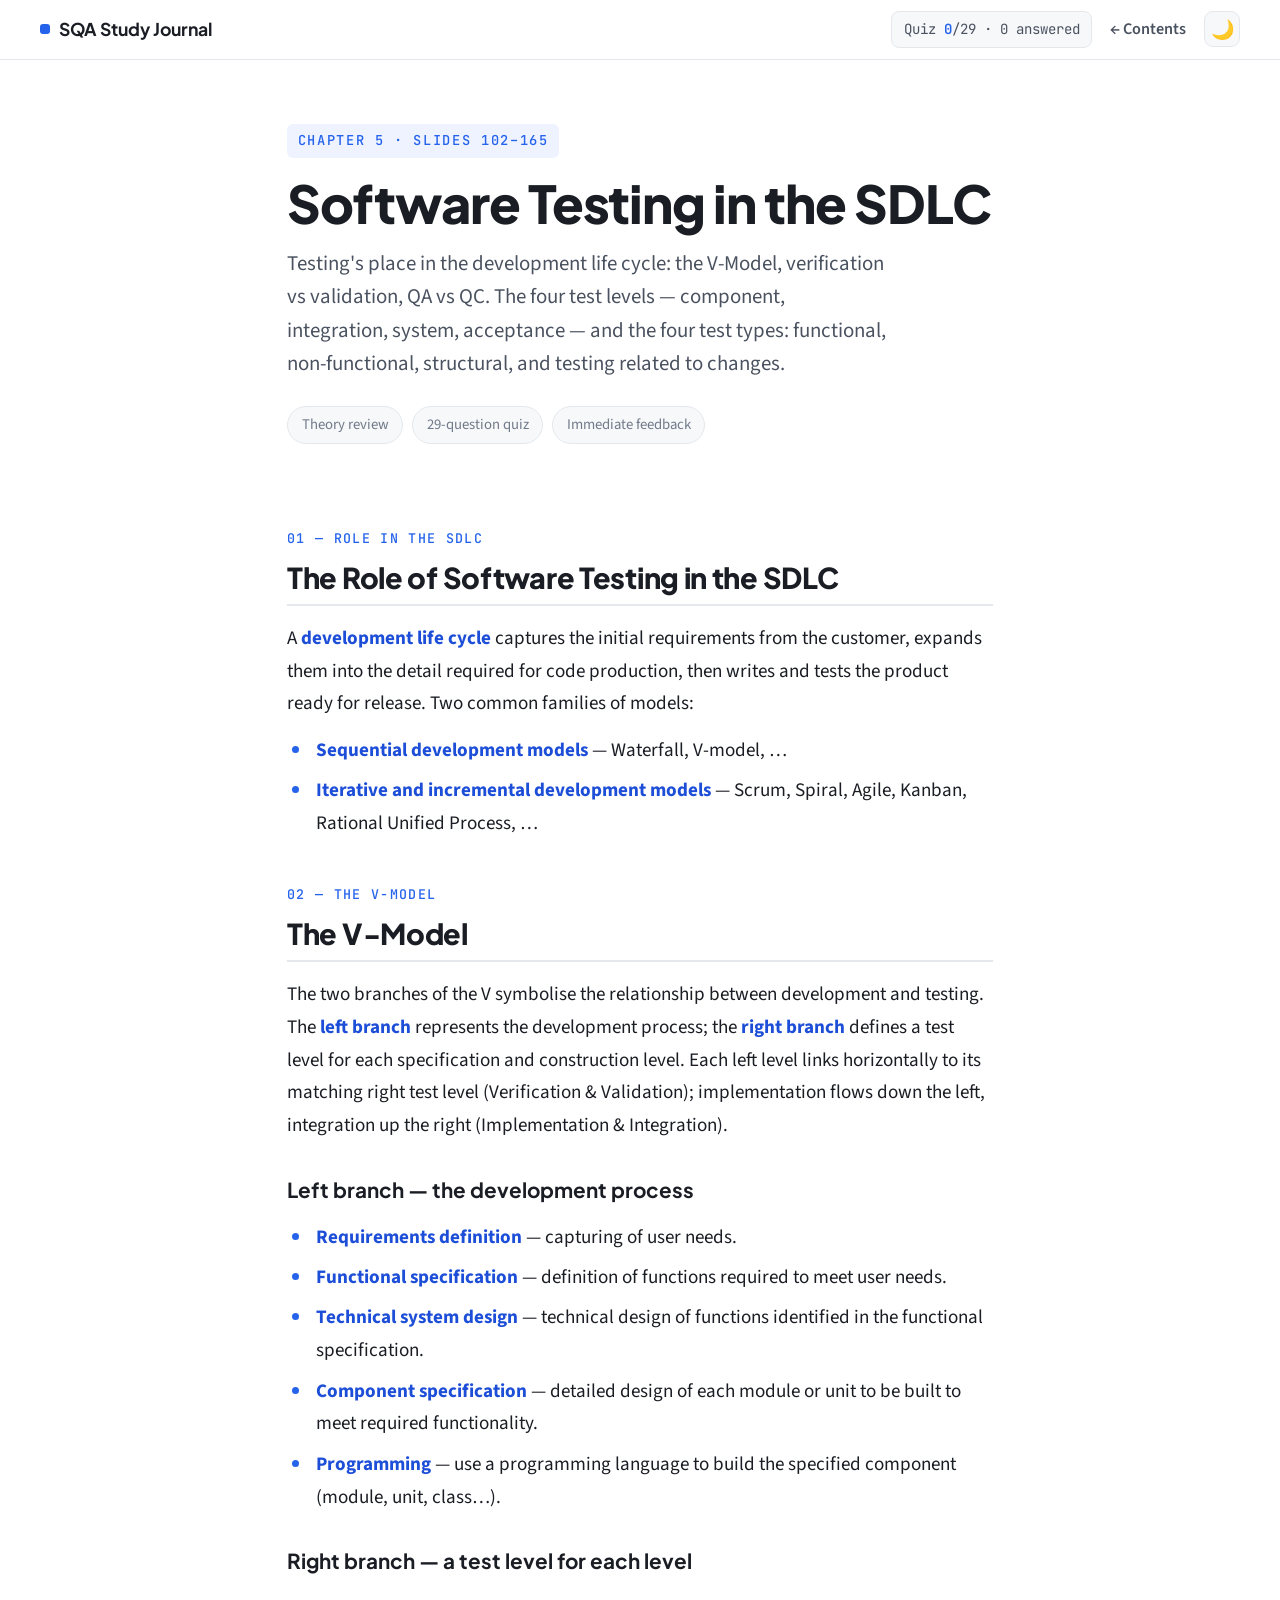
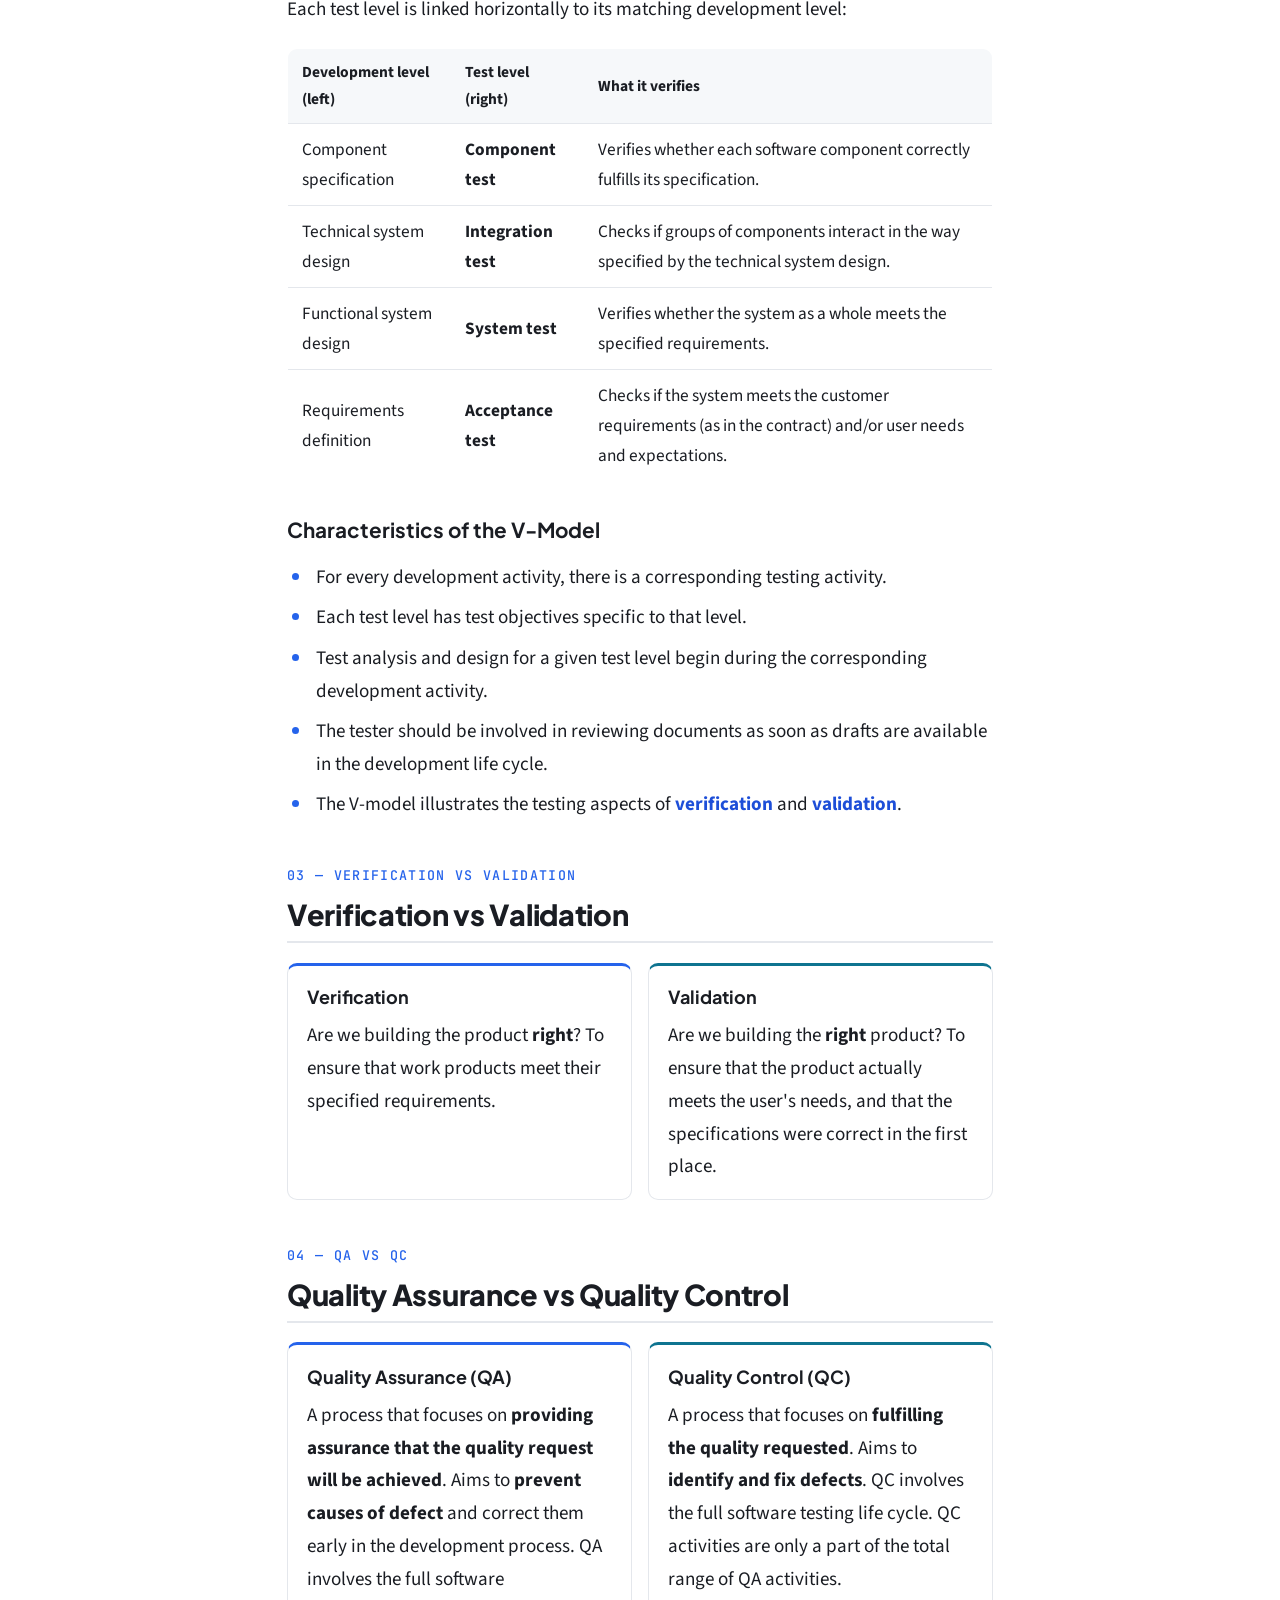
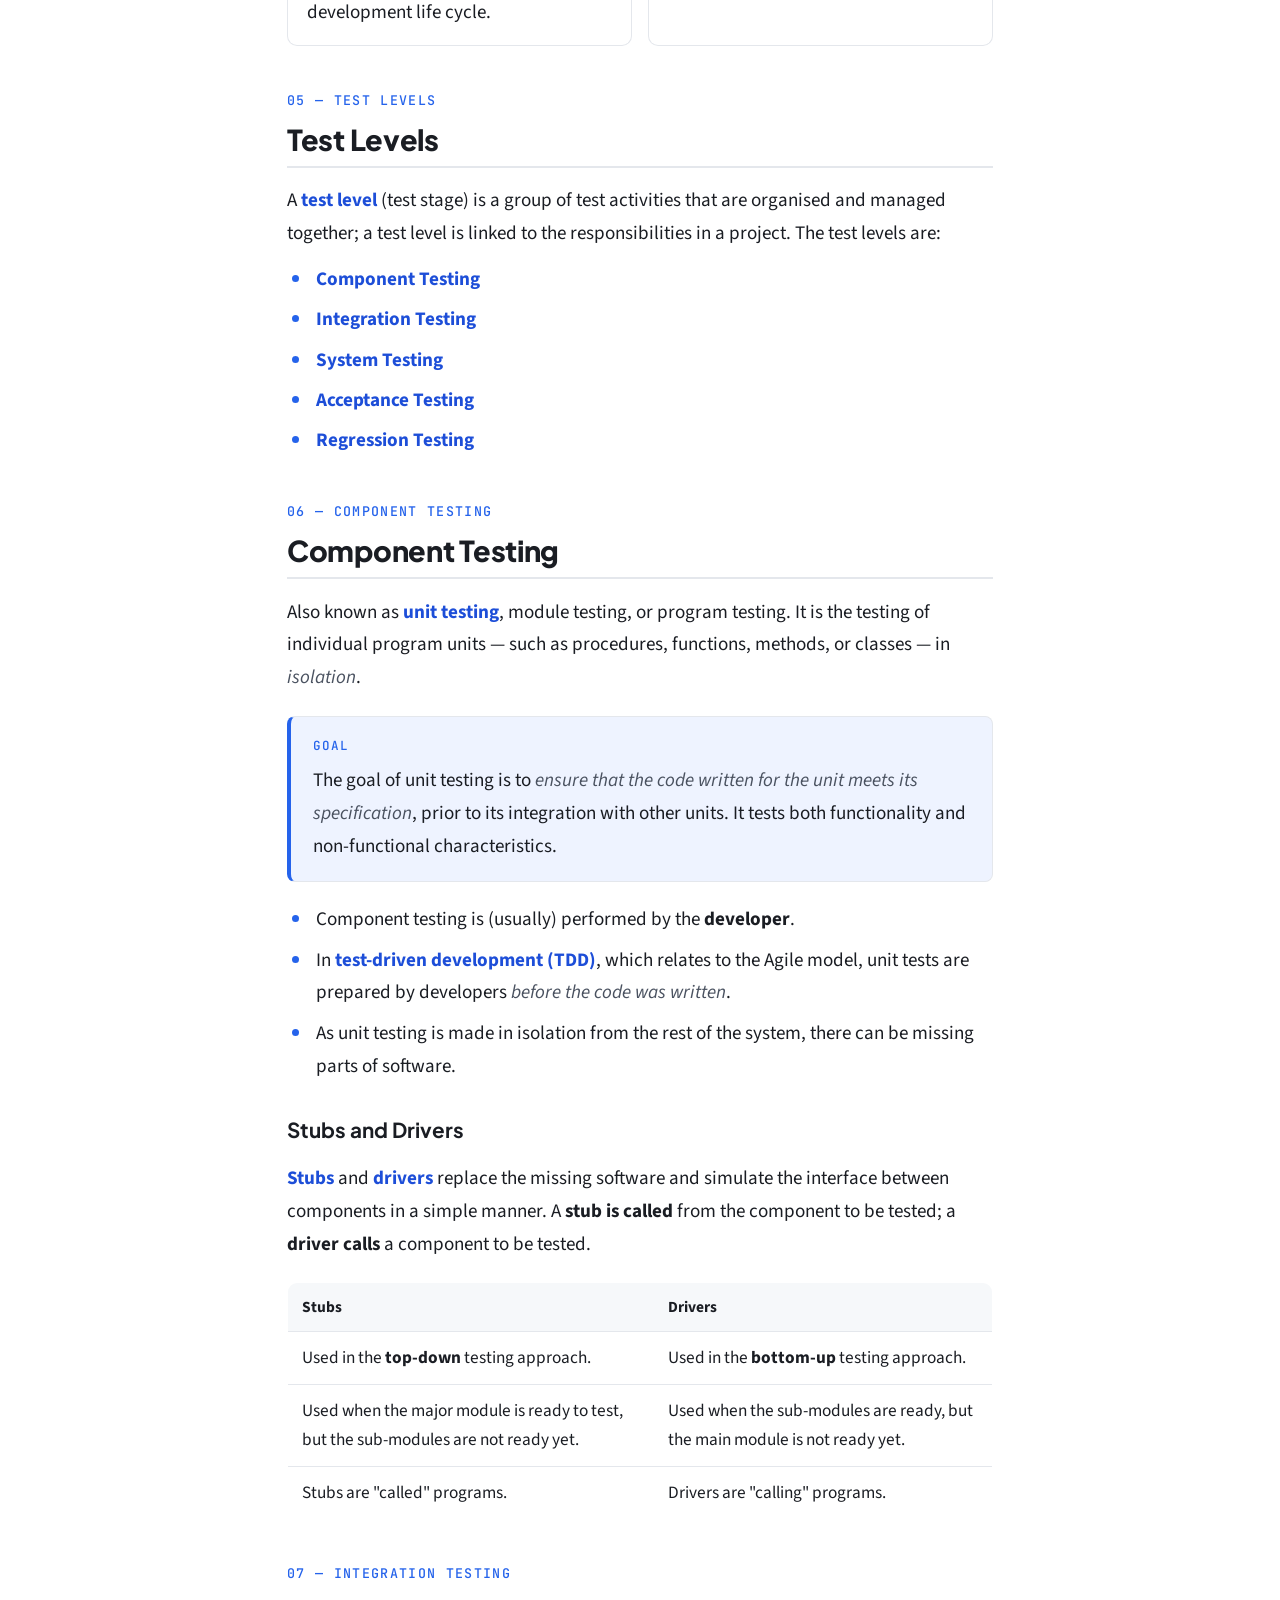
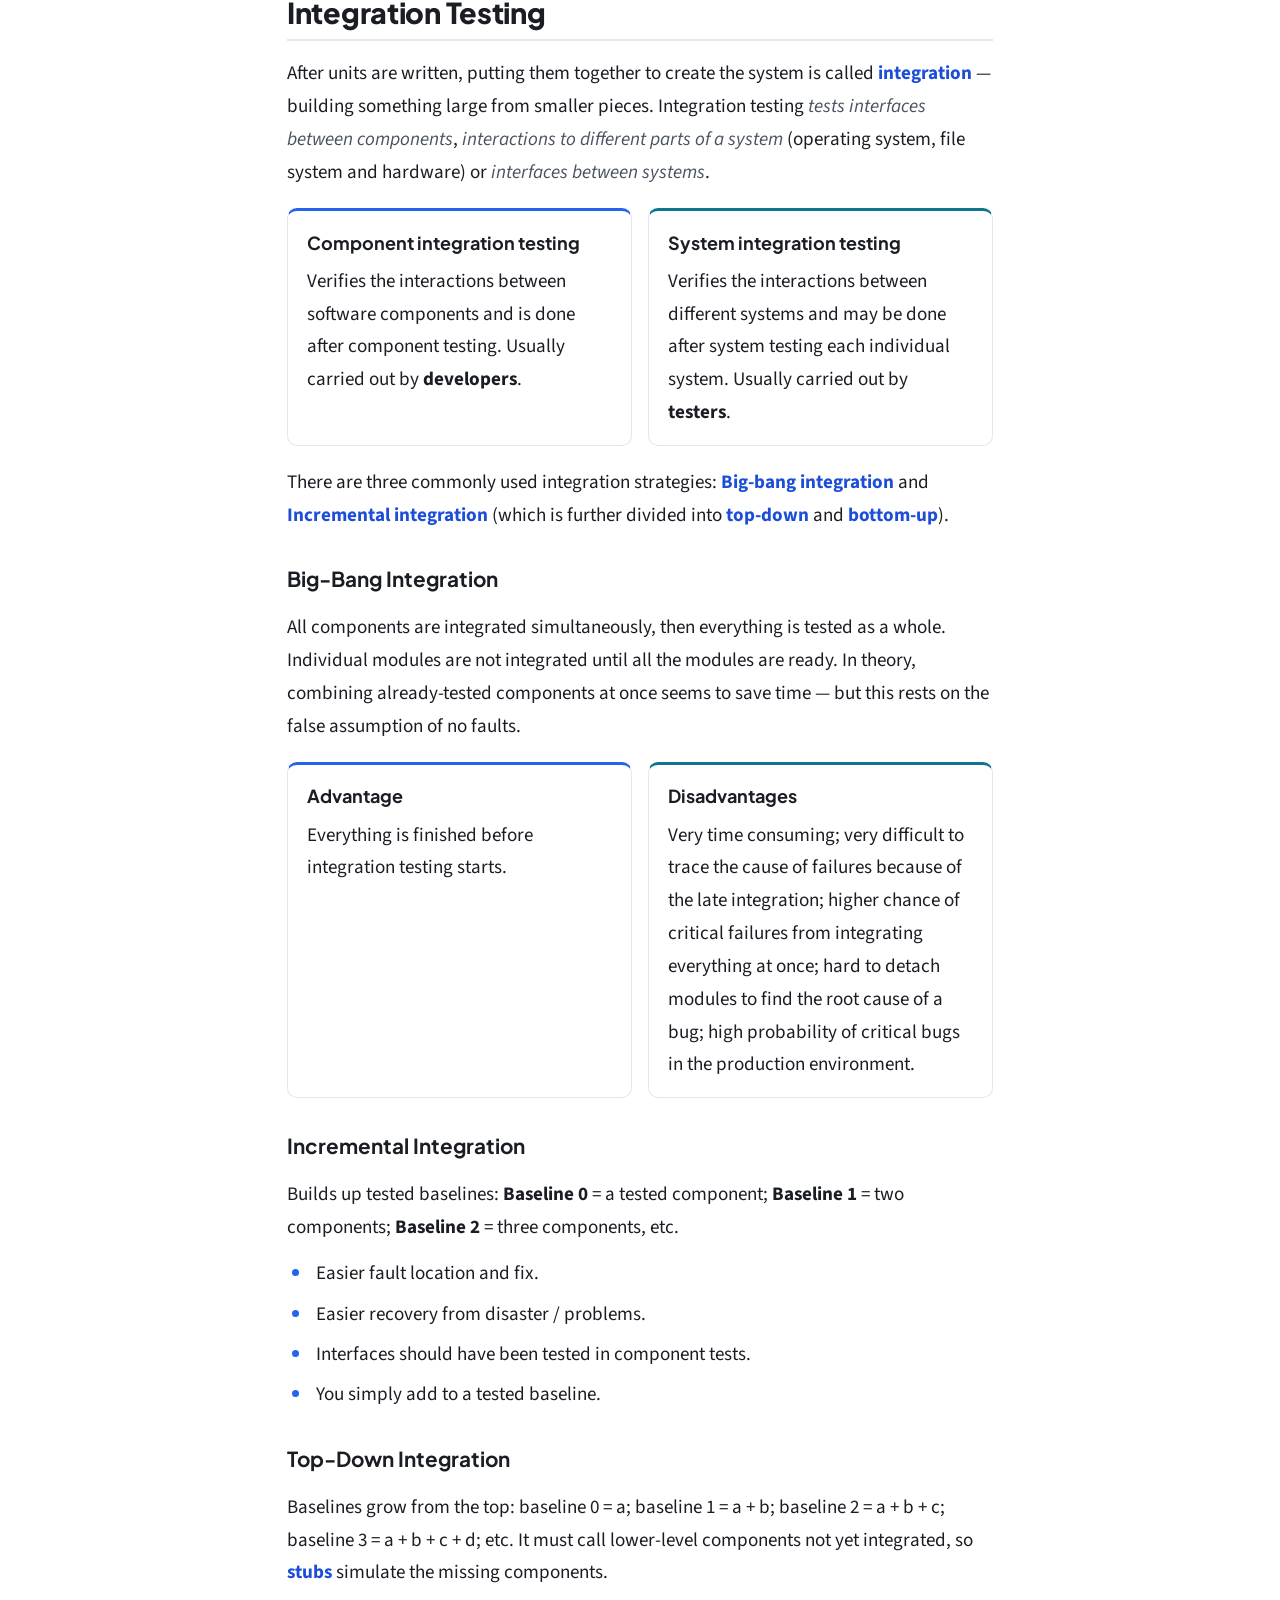
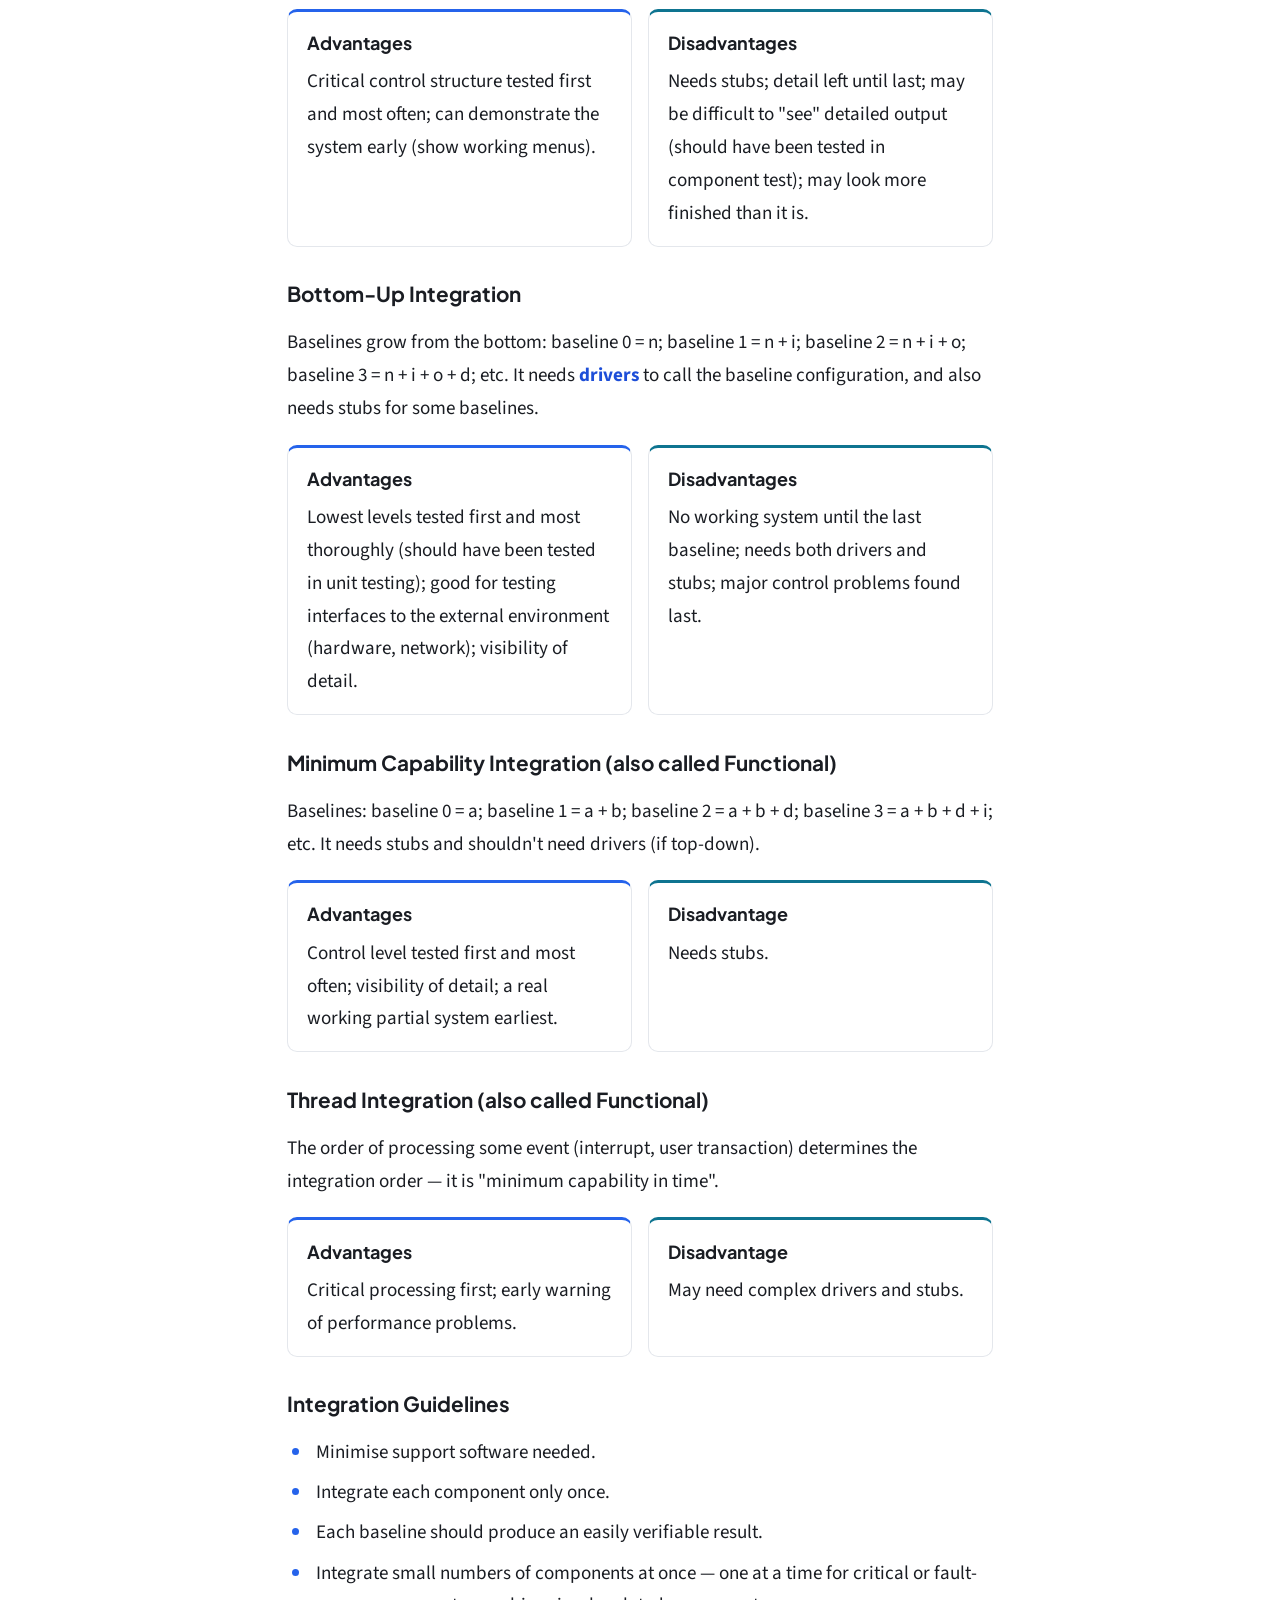
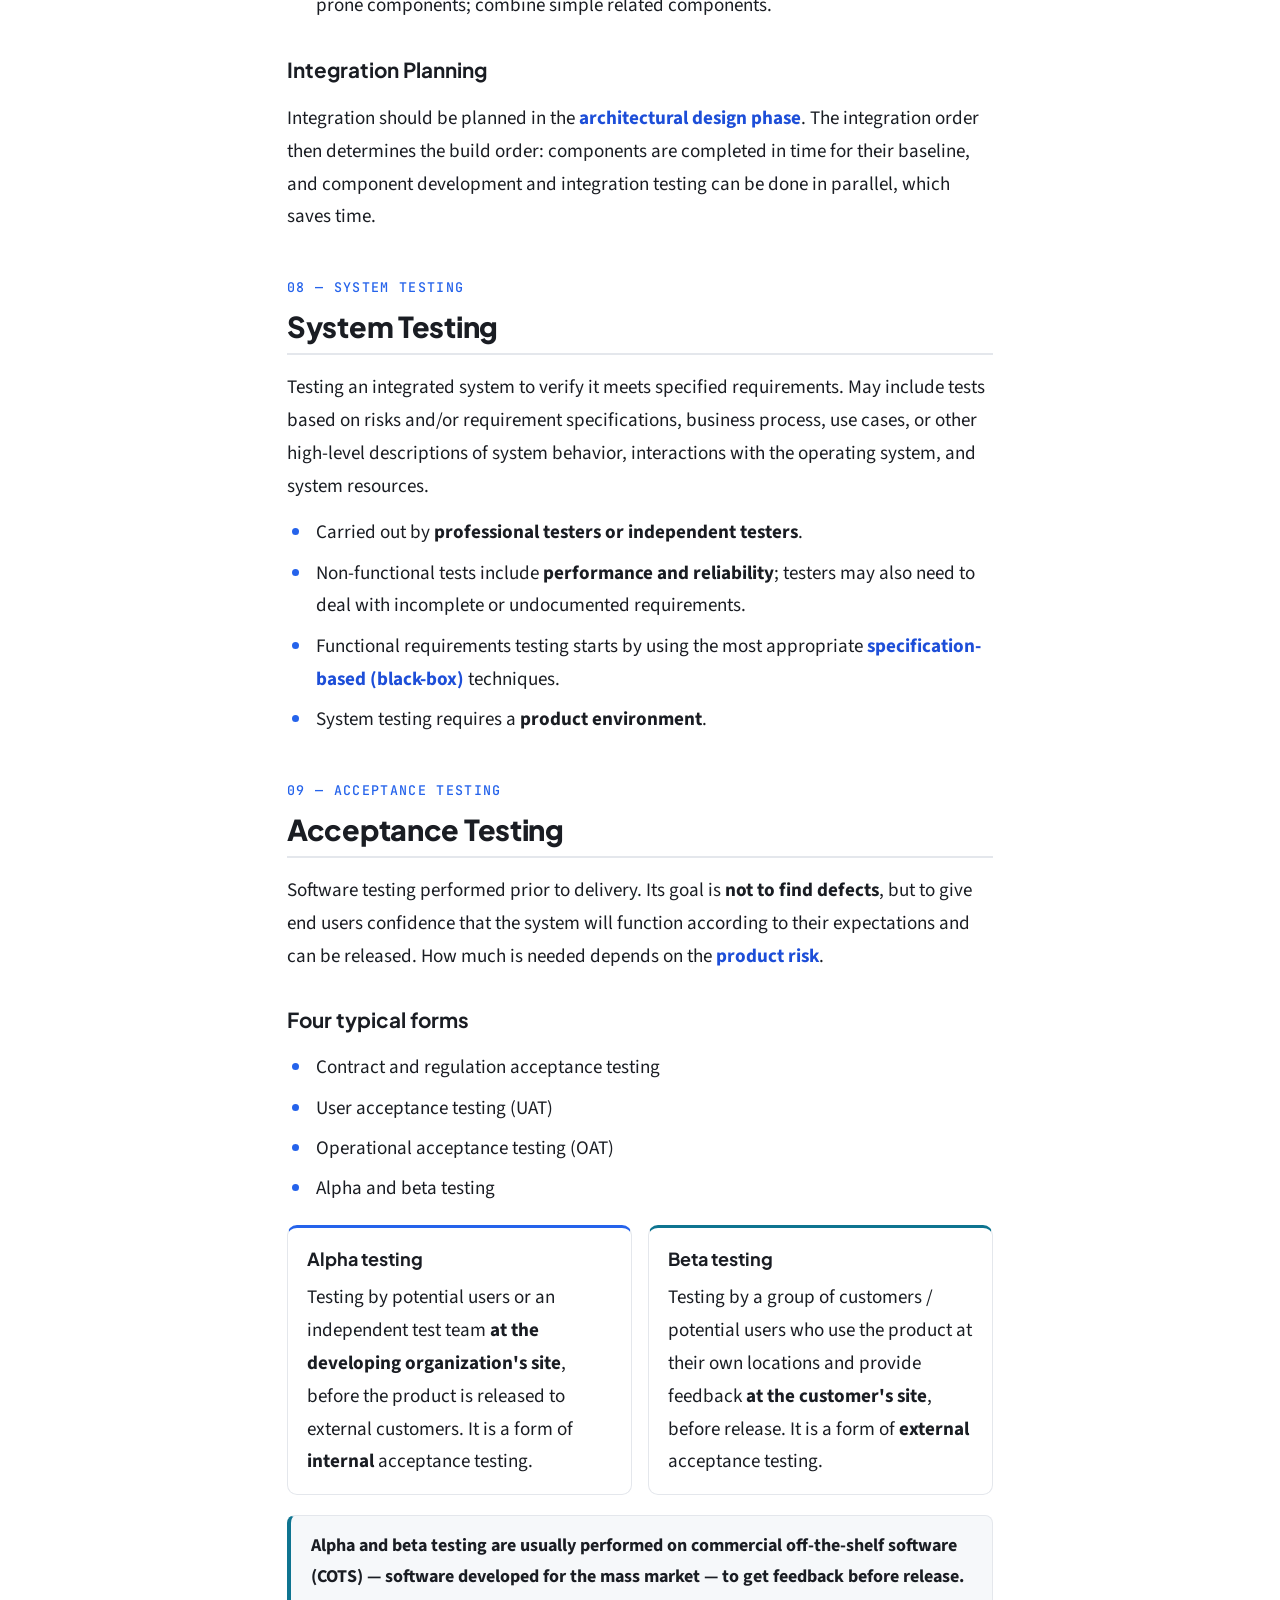
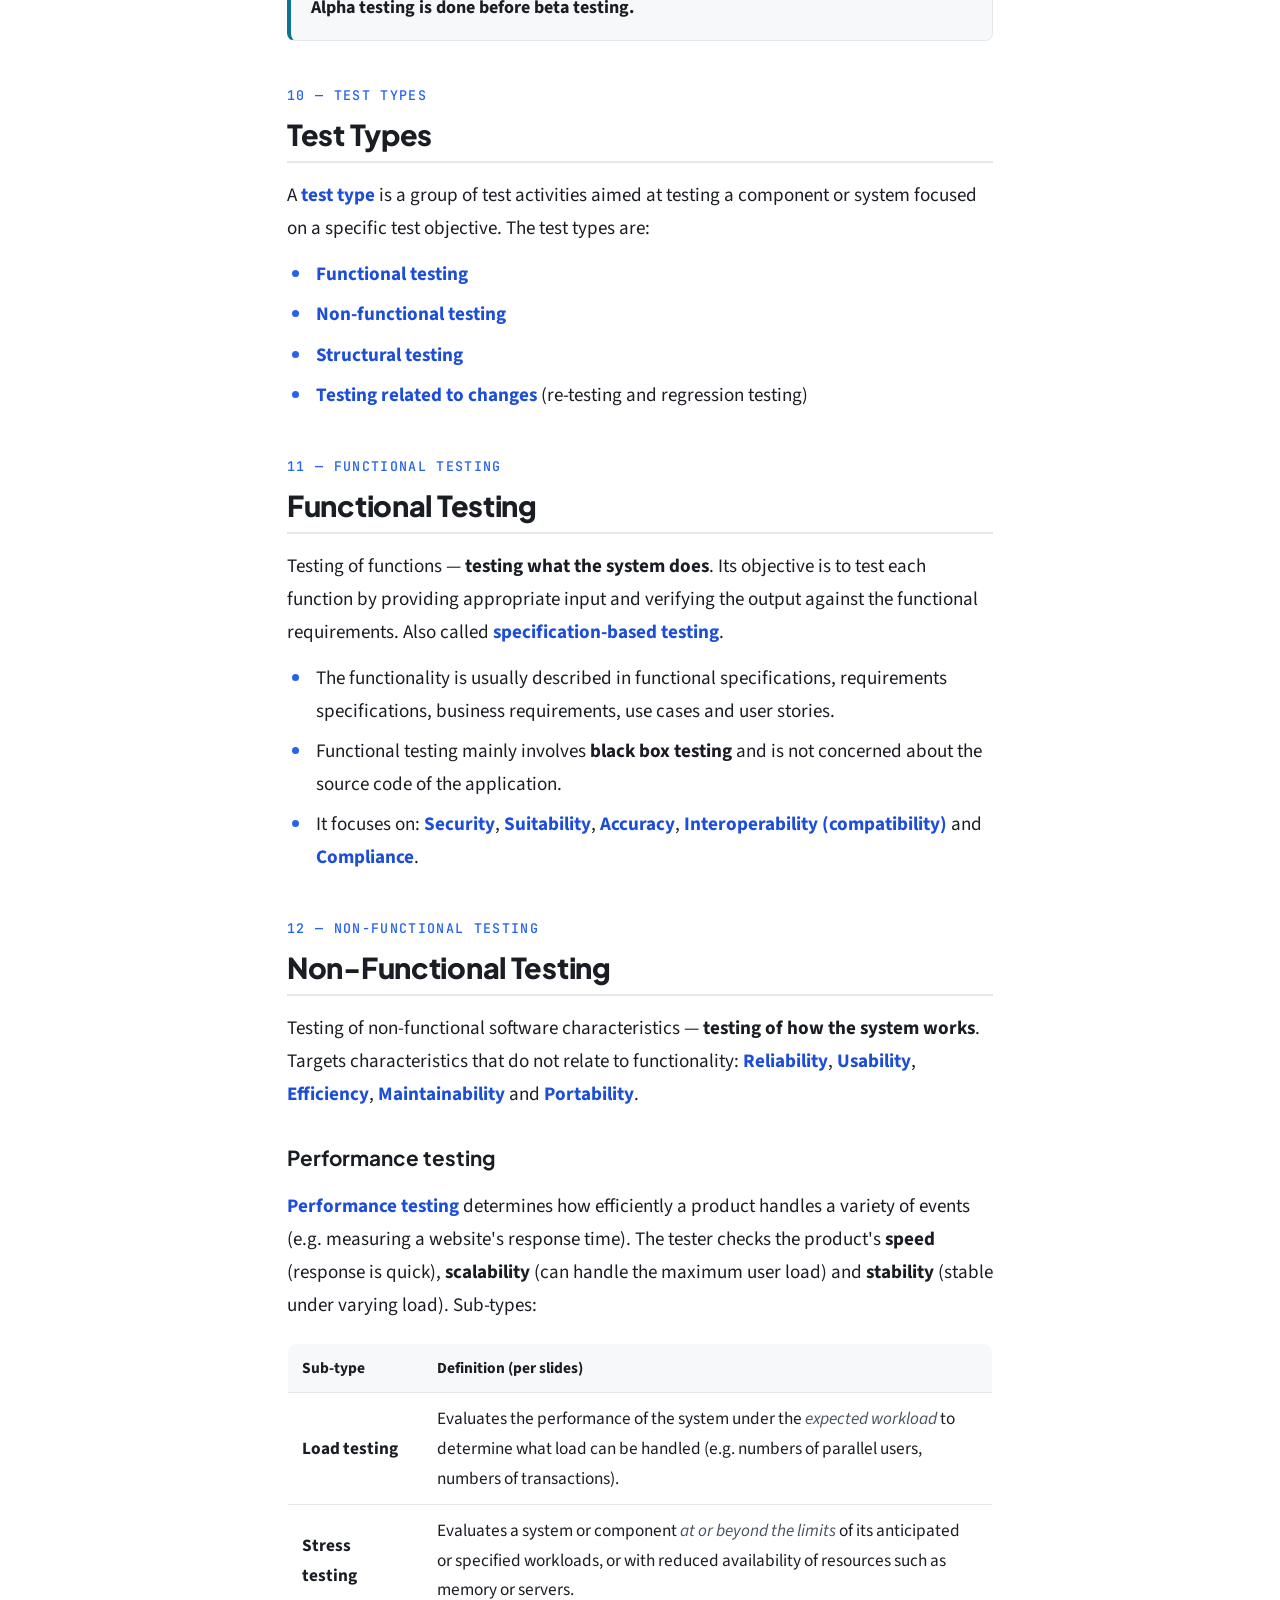
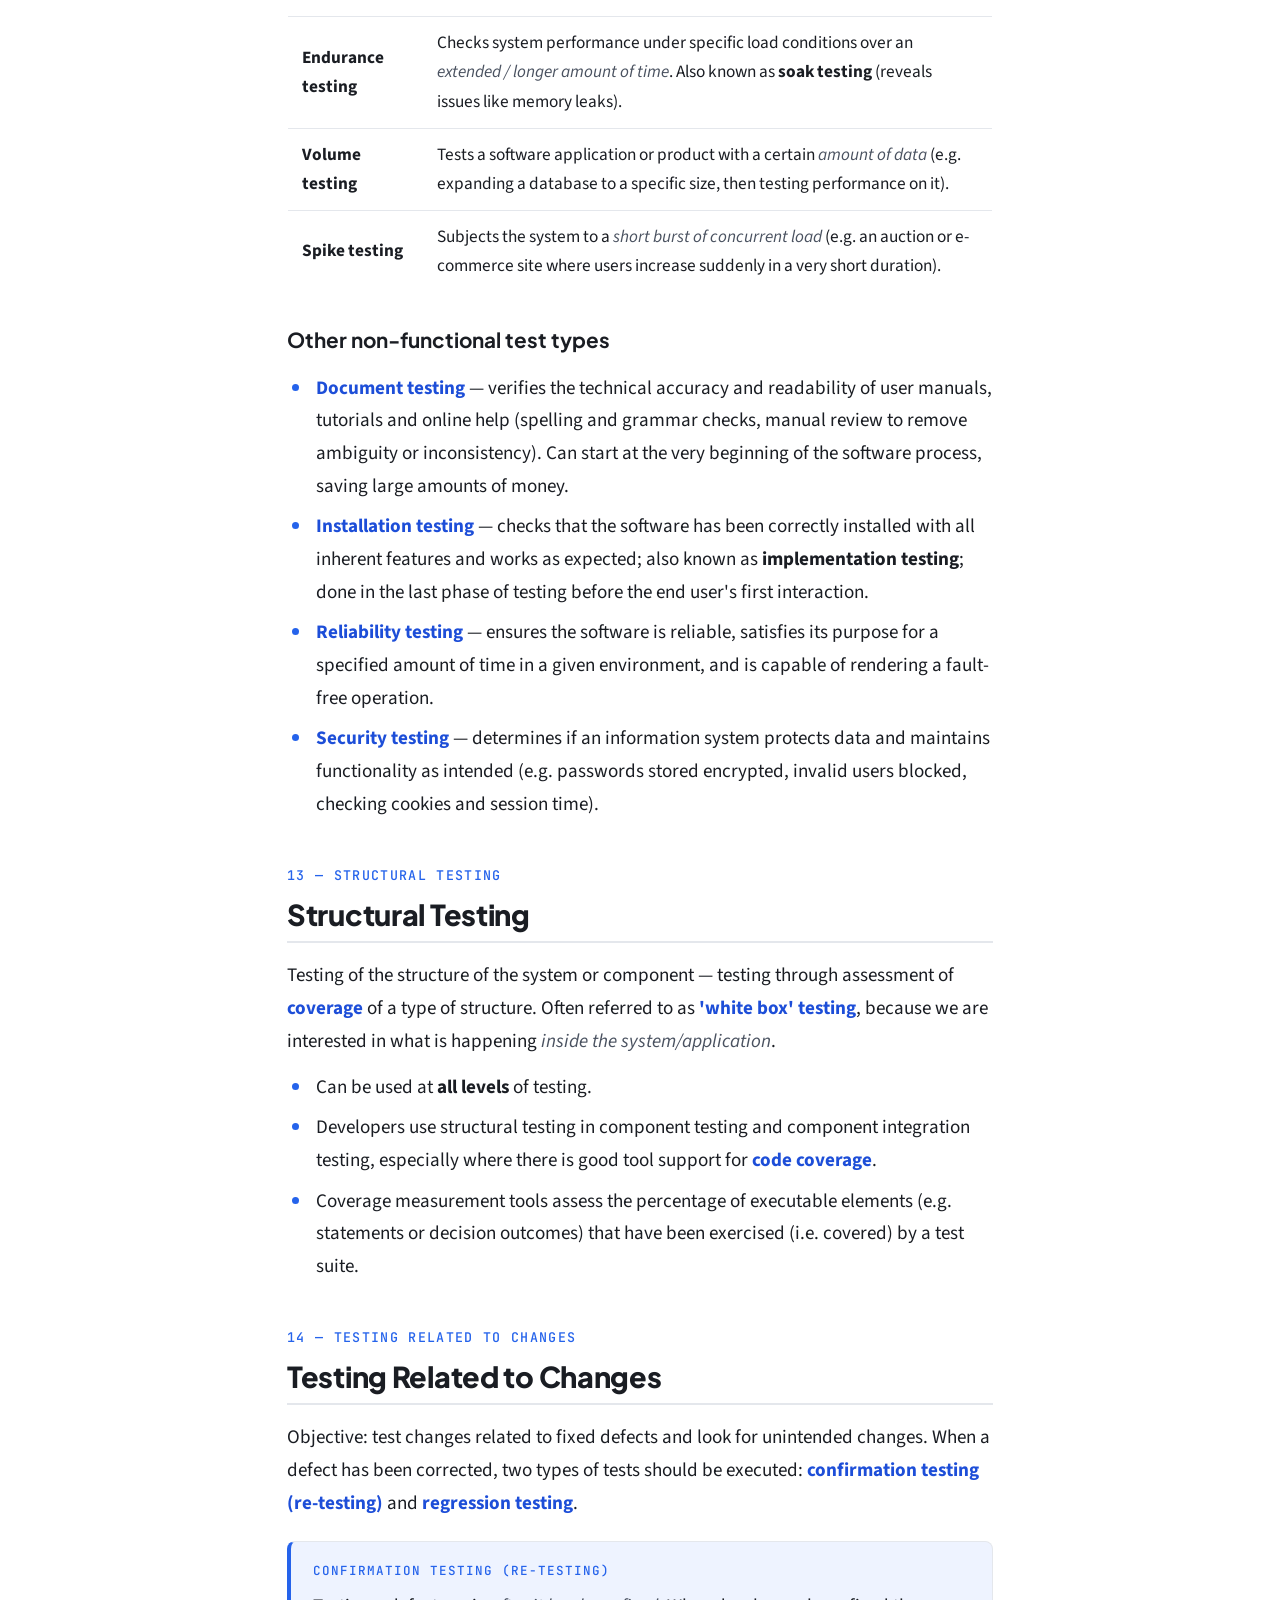
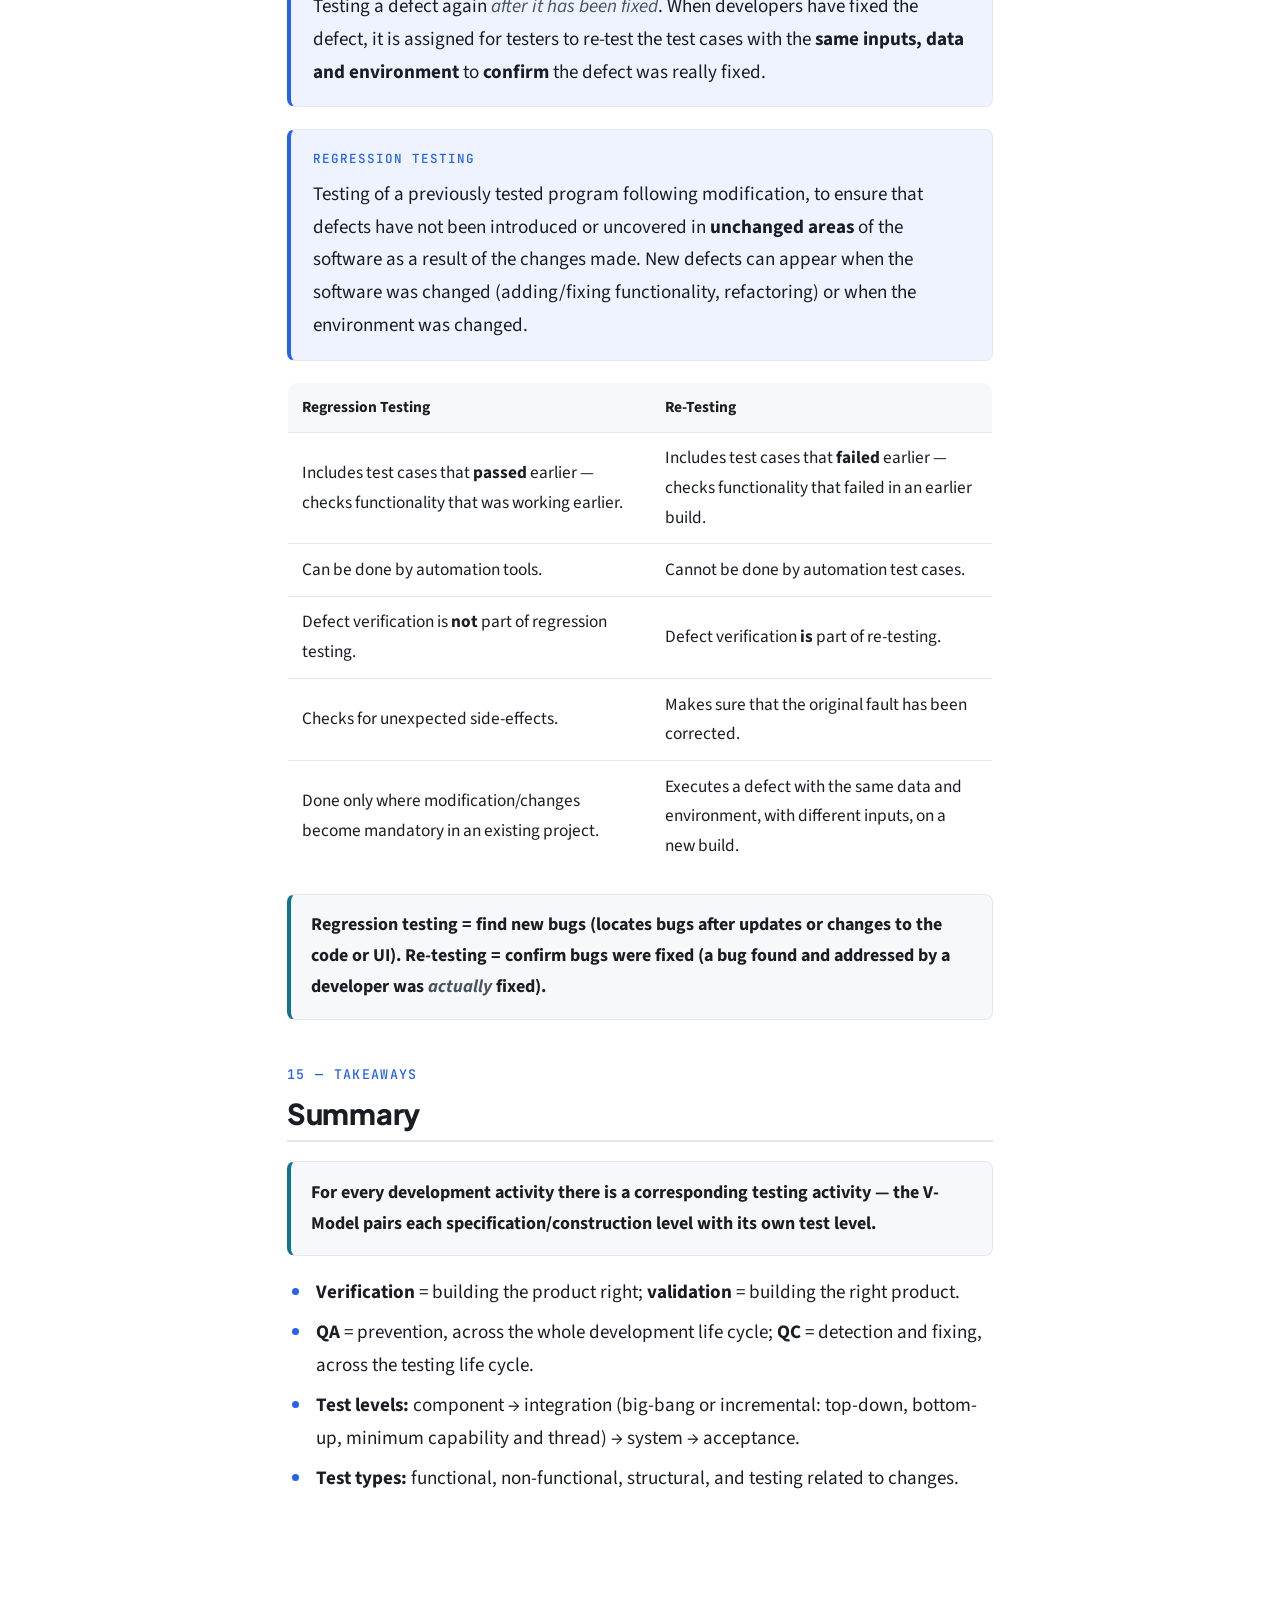
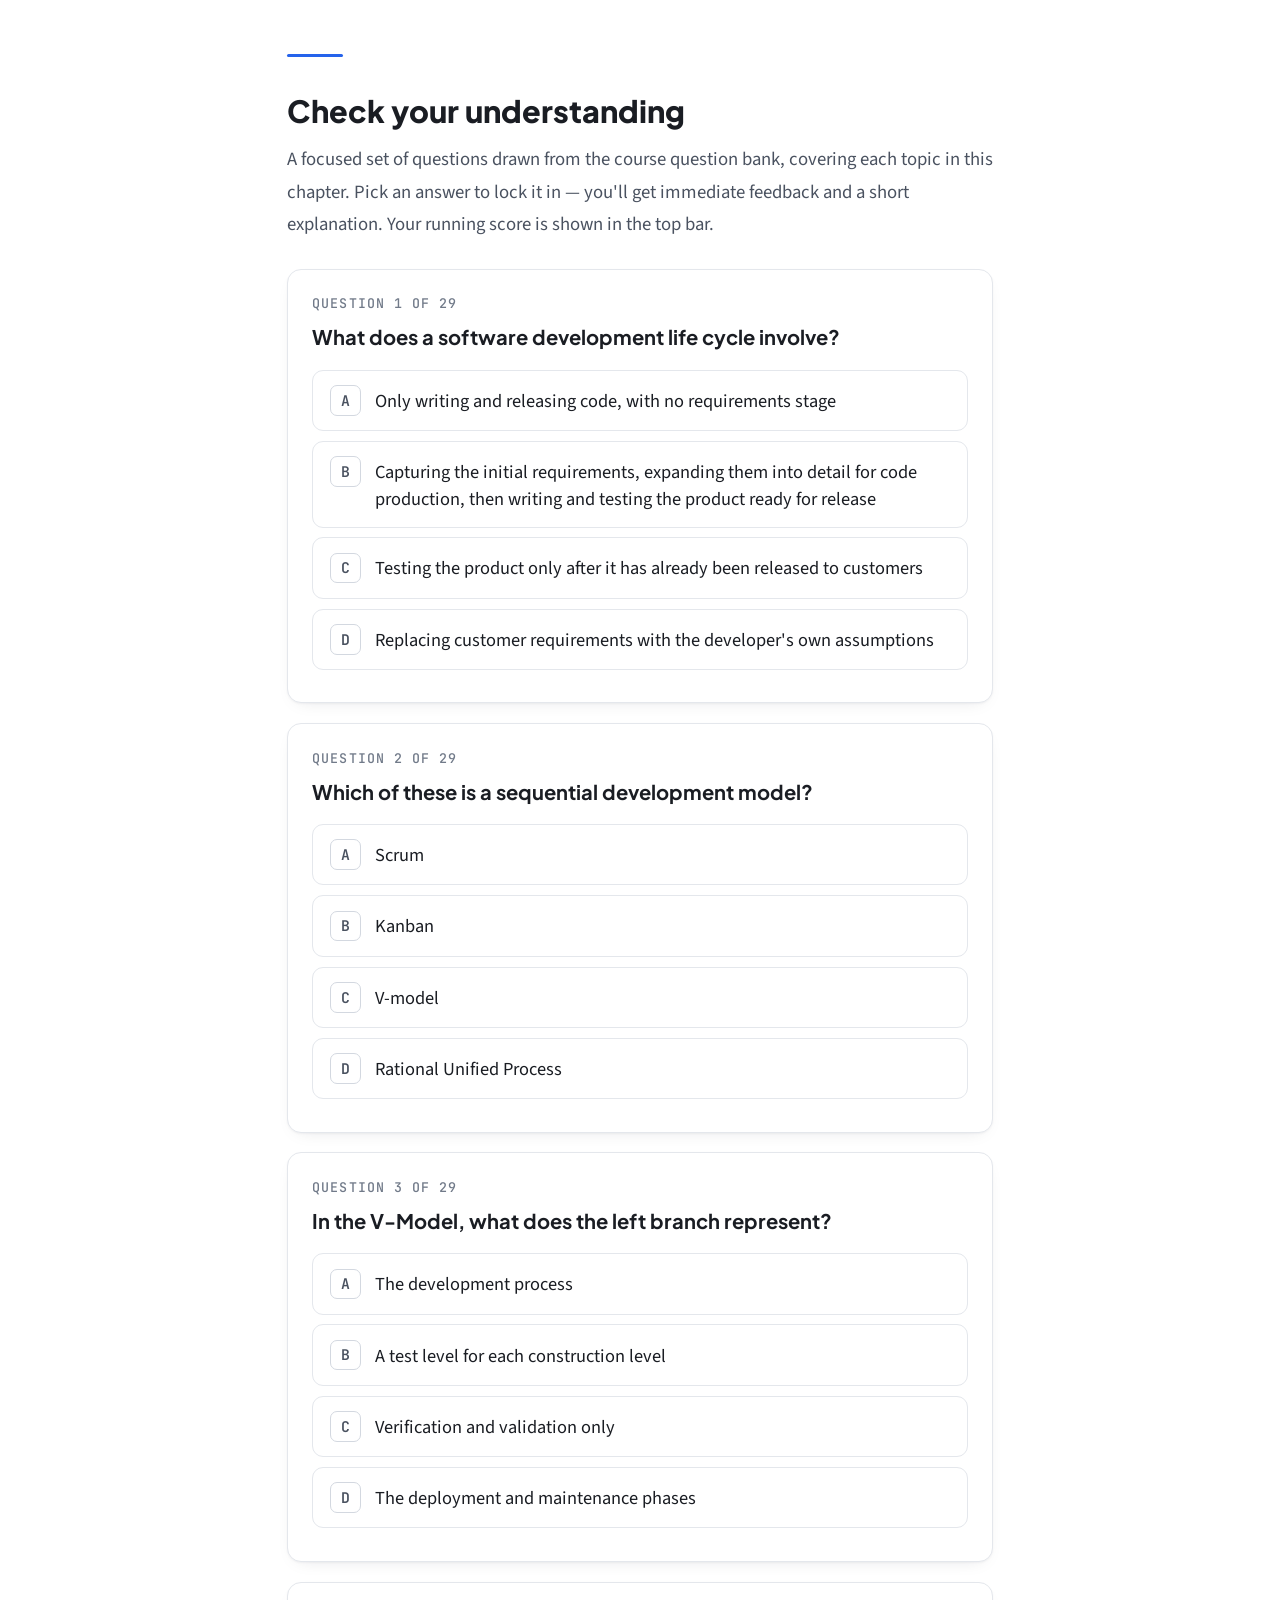
<file: chapter-05-testing-in-sdlc.html>
<!DOCTYPE html>
<html lang="en">
<head>
<meta charset="UTF-8">
<meta name="viewport" content="width=device-width, initial-scale=1.0">
<title>Ch.5 · Software Testing in the SDLC — SQA Study Journal</title>
<link rel="stylesheet" href="styles.css">
<script src="theme.js"></script>
</head>
<body>
<div class="reading-progress" id="rprog"></div>

<header class="topbar">
  <a class="brand" href="index.html"><span class="dot"></span>SQA&nbsp;Study&nbsp;Journal</a>
  <span class="spacer"></span>
  <span class="score-chip" id="scoreChip">Quiz <b>0</b>/0</span>
  <a class="back" href="index.html">← Contents</a>
  <button class="theme-toggle" id="themeToggle" type="button" aria-label="Chuyển Sáng/Tối" title="Sáng / Tối">
    <span class="moon">🌙</span><span class="sun">☀️</span>
  </button>
</header>

<main class="wrap">

  <!-- ===================== HERO ===================== -->
  <section class="hero reveal">
    <p class="eyebrow">Chapter 5 · Slides 102–165</p>
    <h1>Software Testing in the SDLC</h1>
    <p class="lede">Testing's place in the development life cycle: the V-Model, verification vs
       validation, QA vs QC. The four test levels — component, integration, system, acceptance —
       and the four test types: functional, non-functional, structural, and testing related to changes.</p>
    <div class="meta">
      <span>Theory review</span>
      <span>29-question quiz</span>
      <span>Immediate feedback</span>
    </div>
  </section>

  <!-- ===================== THEORY ===================== -->
  <article class="theory">

    <section class="sec">
      <p class="kicker">01 — Role in the SDLC</p>
      <h2>The Role of Software Testing in the SDLC</h2>
      <p>A <span class="term">development life cycle</span> captures the initial requirements from
         the customer, expands them into the detail required for code production, then writes and
         tests the product ready for release. Two common families of models:</p>
      <ul>
        <li><span class="term">Sequential development models</span> — Waterfall, V-model, …</li>
        <li><span class="term">Iterative and incremental development models</span> — Scrum, Spiral, Agile, Kanban, Rational Unified Process, …</li>
      </ul>
    </section>

    <section class="sec">
      <p class="kicker">02 — The V-Model</p>
      <h2>The V-Model</h2>
      <p>The two branches of the V symbolise the relationship between development and testing.
         The <span class="term">left branch</span> represents the development process; the
         <span class="term">right branch</span> defines a test level for each specification and
         construction level. Each left level links horizontally to its matching right test level
         (Verification &amp; Validation); implementation flows down the left, integration up the
         right (Implementation &amp; Integration).</p>

      <h3>Left branch — the development process</h3>
      <ul>
        <li><span class="term">Requirements definition</span> — capturing of user needs.</li>
        <li><span class="term">Functional specification</span> — definition of functions required to meet user needs.</li>
        <li><span class="term">Technical system design</span> — technical design of functions identified in the functional specification.</li>
        <li><span class="term">Component specification</span> — detailed design of each module or unit to be built to meet required functionality.</li>
        <li><span class="term">Programming</span> — use a programming language to build the specified component (module, unit, class…).</li>
      </ul>

      <h3>Right branch — a test level for each level</h3>
      <p>Each test level is linked horizontally to its matching development level:</p>
      <div class="tbl-wrap">
        <table class="t">
          <thead><tr><th>Development level (left)</th><th>Test level (right)</th><th>What it verifies</th></tr></thead>
          <tbody>
            <tr><td>Component specification</td><td><strong>Component test</strong></td><td>Verifies whether each software component correctly fulfills its specification.</td></tr>
            <tr><td>Technical system design</td><td><strong>Integration test</strong></td><td>Checks if groups of components interact in the way specified by the technical system design.</td></tr>
            <tr><td>Functional system design</td><td><strong>System test</strong></td><td>Verifies whether the system as a whole meets the specified requirements.</td></tr>
            <tr><td>Requirements definition</td><td><strong>Acceptance test</strong></td><td>Checks if the system meets the customer requirements (as in the contract) and/or user needs and expectations.</td></tr>
          </tbody>
        </table>
      </div>

      <h3>Characteristics of the V-Model</h3>
      <ul>
        <li>For every development activity, there is a corresponding testing activity.</li>
        <li>Each test level has test objectives specific to that level.</li>
        <li>Test analysis and design for a given test level begin during the corresponding development activity.</li>
        <li>The tester should be involved in reviewing documents as soon as drafts are available in the development life cycle.</li>
        <li>The V-model illustrates the testing aspects of <span class="term">verification</span> and <span class="term">validation</span>.</li>
      </ul>
    </section>

    <section class="sec">
      <p class="kicker">03 — Verification vs Validation</p>
      <h2>Verification vs Validation</h2>
      <div class="duo">
        <div class="box accent"><h4>Verification</h4>
          Are we building the product <strong>right</strong>? To ensure that work products meet
          their specified requirements.</div>
        <div class="box teal"><h4>Validation</h4>
          Are we building the <strong>right</strong> product? To ensure that the product actually
          meets the user's needs, and that the specifications were correct in the first place.</div>
      </div>
    </section>

    <section class="sec">
      <p class="kicker">04 — QA vs QC</p>
      <h2>Quality Assurance vs Quality Control</h2>
      <div class="duo">
        <div class="box accent"><h4>Quality Assurance (QA)</h4>
          A process that focuses on <strong>providing assurance that the quality request will be
          achieved</strong>. Aims to <strong>prevent causes of defect</strong> and correct them
          early in the development process. QA involves the full software development life cycle.</div>
        <div class="box teal"><h4>Quality Control (QC)</h4>
          A process that focuses on <strong>fulfilling the quality requested</strong>. Aims to
          <strong>identify and fix defects</strong>. QC involves the full software testing life
          cycle. QC activities are only a part of the total range of QA activities.</div>
      </div>
    </section>

    <section class="sec">
      <p class="kicker">05 — Test Levels</p>
      <h2>Test Levels</h2>
      <p>A <span class="term">test level</span> (test stage) is a group of test activities that
         are organised and managed together; a test level is linked to the responsibilities in a
         project. The test levels are:</p>
      <ul>
        <li><span class="term">Component Testing</span></li>
        <li><span class="term">Integration Testing</span></li>
        <li><span class="term">System Testing</span></li>
        <li><span class="term">Acceptance Testing</span></li>
        <li><span class="term">Regression Testing</span></li>
      </ul>
    </section>

    <section class="sec">
      <p class="kicker">06 — Component Testing</p>
      <h2>Component Testing</h2>
      <p>Also known as <span class="term">unit testing</span>, module testing, or program testing.
         It is the testing of individual program units — such as procedures, functions, methods,
         or classes — in <em>isolation</em>.</p>
      <div class="def">
        <span class="label">Goal</span>
        <p>The goal of unit testing is to <em>ensure that the code written for the unit meets its
           specification</em>, prior to its integration with other units. It tests both
           functionality and non-functional characteristics.</p>
      </div>
      <ul>
        <li>Component testing is (usually) performed by the <strong>developer</strong>.</li>
        <li>In <span class="term">test-driven development (TDD)</span>, which relates to the Agile model, unit tests are prepared by developers <em>before the code was written</em>.</li>
        <li>As unit testing is made in isolation from the rest of the system, there can be missing parts of software.</li>
      </ul>
      <h3>Stubs and Drivers</h3>
      <p><span class="term">Stubs</span> and <span class="term">drivers</span> replace the missing
         software and simulate the interface between components in a simple manner. A
         <strong>stub is called</strong> from the component to be tested; a <strong>driver calls</strong>
         a component to be tested.</p>
      <div class="tbl-wrap">
        <table class="t">
          <thead><tr><th>Stubs</th><th>Drivers</th></tr></thead>
          <tbody>
            <tr><td>Used in the <strong>top-down</strong> testing approach.</td><td>Used in the <strong>bottom-up</strong> testing approach.</td></tr>
            <tr><td>Used when the major module is ready to test, but the sub-modules are not ready yet.</td><td>Used when the sub-modules are ready, but the main module is not ready yet.</td></tr>
            <tr><td>Stubs are "called" programs.</td><td>Drivers are "calling" programs.</td></tr>
          </tbody>
        </table>
      </div>
    </section>

    <section class="sec">
      <p class="kicker">07 — Integration Testing</p>
      <h2>Integration Testing</h2>
      <p>After units are written, putting them together to create the system is called
         <span class="term">integration</span> — building something large from smaller pieces.
         Integration testing <em>tests interfaces between components</em>, <em>interactions to
         different parts of a system</em> (operating system, file system and hardware) or
         <em>interfaces between systems</em>.</p>
      <div class="duo">
        <div class="box accent"><h4>Component integration testing</h4>
          Verifies the interactions between software components and is done after component testing.
          Usually carried out by <strong>developers</strong>.</div>
        <div class="box teal"><h4>System integration testing</h4>
          Verifies the interactions between different systems and may be done after system testing
          each individual system. Usually carried out by <strong>testers</strong>.</div>
      </div>
      <p>There are three commonly used integration strategies:
         <span class="term">Big-bang integration</span> and
         <span class="term">Incremental integration</span> (which is further divided into
         <span class="term">top-down</span> and <span class="term">bottom-up</span>).</p>

      <h3>Big-Bang Integration</h3>
      <p>All components are integrated simultaneously, then everything is tested as a whole.
         Individual modules are not integrated until all the modules are ready. In theory,
         combining already-tested components at once seems to save time — but this rests on the
         false assumption of no faults.</p>
      <div class="duo">
        <div class="box accent"><h4>Advantage</h4>
          Everything is finished before integration testing starts.</div>
        <div class="box teal"><h4>Disadvantages</h4>
          Very time consuming; very difficult to trace the cause of failures because of the late
          integration; higher chance of critical failures from integrating everything at once; hard
          to detach modules to find the root cause of a bug; high probability of critical bugs in
          the production environment.</div>
      </div>

      <h3>Incremental Integration</h3>
      <p>Builds up tested baselines: <strong>Baseline 0</strong> = a tested component;
         <strong>Baseline 1</strong> = two components; <strong>Baseline 2</strong> = three
         components, etc.</p>
      <ul>
        <li>Easier fault location and fix.</li>
        <li>Easier recovery from disaster / problems.</li>
        <li>Interfaces should have been tested in component tests.</li>
        <li>You simply add to a tested baseline.</li>
      </ul>

      <h3>Top-Down Integration</h3>
      <p>Baselines grow from the top: baseline 0 = a; baseline 1 = a + b; baseline 2 = a + b + c;
         baseline 3 = a + b + c + d; etc. It must call lower-level components not yet integrated, so
         <span class="term">stubs</span> simulate the missing components.</p>
      <div class="duo">
        <div class="box accent"><h4>Advantages</h4>
          Critical control structure tested first and most often; can demonstrate the system early
          (show working menus).</div>
        <div class="box teal"><h4>Disadvantages</h4>
          Needs stubs; detail left until last; may be difficult to "see" detailed output (should
          have been tested in component test); may look more finished than it is.</div>
      </div>

      <h3>Bottom-Up Integration</h3>
      <p>Baselines grow from the bottom: baseline 0 = n; baseline 1 = n + i; baseline 2 = n + i + o;
         baseline 3 = n + i + o + d; etc. It needs <span class="term">drivers</span> to call the
         baseline configuration, and also needs stubs for some baselines.</p>
      <div class="duo">
        <div class="box accent"><h4>Advantages</h4>
          Lowest levels tested first and most thoroughly (should have been tested in unit testing);
          good for testing interfaces to the external environment (hardware, network); visibility of
          detail.</div>
        <div class="box teal"><h4>Disadvantages</h4>
          No working system until the last baseline; needs both drivers and stubs; major control
          problems found last.</div>
      </div>

      <h3>Minimum Capability Integration (also called Functional)</h3>
      <p>Baselines: baseline 0 = a; baseline 1 = a + b; baseline 2 = a + b + d; baseline 3 =
         a + b + d + i; etc. It needs stubs and shouldn't need drivers (if top-down).</p>
      <div class="duo">
        <div class="box accent"><h4>Advantages</h4>
          Control level tested first and most often; visibility of detail; a real working partial
          system earliest.</div>
        <div class="box teal"><h4>Disadvantage</h4>
          Needs stubs.</div>
      </div>

      <h3>Thread Integration (also called Functional)</h3>
      <p>The order of processing some event (interrupt, user transaction) determines the integration
         order — it is "minimum capability in time".</p>
      <div class="duo">
        <div class="box accent"><h4>Advantages</h4>
          Critical processing first; early warning of performance problems.</div>
        <div class="box teal"><h4>Disadvantage</h4>
          May need complex drivers and stubs.</div>
      </div>

      <h3>Integration Guidelines</h3>
      <ul>
        <li>Minimise support software needed.</li>
        <li>Integrate each component only once.</li>
        <li>Each baseline should produce an easily verifiable result.</li>
        <li>Integrate small numbers of components at once — one at a time for critical or fault-prone components; combine simple related components.</li>
      </ul>

      <h3>Integration Planning</h3>
      <p>Integration should be planned in the <span class="term">architectural design phase</span>.
         The integration order then determines the build order: components are completed in time for
         their baseline, and component development and integration testing can be done in parallel,
         which saves time.</p>
    </section>

    <section class="sec">
      <p class="kicker">08 — System Testing</p>
      <h2>System Testing</h2>
      <p>Testing an integrated system to verify it meets specified requirements. May include tests
         based on risks and/or requirement specifications, business process, use cases, or other
         high-level descriptions of system behavior, interactions with the operating system, and
         system resources.</p>
      <ul>
        <li>Carried out by <strong>professional testers or independent testers</strong>.</li>
        <li>Non-functional tests include <strong>performance and reliability</strong>; testers may also need to deal with incomplete or undocumented requirements.</li>
        <li>Functional requirements testing starts by using the most appropriate <span class="term">specification-based (black-box)</span> techniques.</li>
        <li>System testing requires a <strong>product environment</strong>.</li>
      </ul>
    </section>

    <section class="sec">
      <p class="kicker">09 — Acceptance Testing</p>
      <h2>Acceptance Testing</h2>
      <p>Software testing performed prior to delivery. Its goal is <strong>not to find defects</strong>,
         but to give end users confidence that the system will function according to their
         expectations and can be released. How much is needed depends on the
         <span class="term">product risk</span>.</p>
      <h3>Four typical forms</h3>
      <ul>
        <li>Contract and regulation acceptance testing</li>
        <li>User acceptance testing (UAT)</li>
        <li>Operational acceptance testing (OAT)</li>
        <li>Alpha and beta testing</li>
      </ul>
      <div class="duo">
        <div class="box accent"><h4>Alpha testing</h4>
          Testing by potential users or an independent test team <strong>at the developing
          organization's site</strong>, before the product is released to external customers. It is
          a form of <strong>internal</strong> acceptance testing.</div>
        <div class="box teal"><h4>Beta testing</h4>
          Testing by a group of customers / potential users who use the product at their own
          locations and provide feedback <strong>at the customer's site</strong>, before release. It
          is a form of <strong>external</strong> acceptance testing.</div>
      </div>
      <div class="note"><b>Alpha and beta testing are usually performed on commercial off-the-shelf
         software (COTS) — software developed for the mass market — to get feedback before release.
         Alpha testing is done before beta testing.</b></div>
    </section>

    <section class="sec">
      <p class="kicker">10 — Test Types</p>
      <h2>Test Types</h2>
      <p>A <span class="term">test type</span> is a group of test activities aimed at testing a
         component or system focused on a specific test objective. The test types are:</p>
      <ul>
        <li><span class="term">Functional testing</span></li>
        <li><span class="term">Non-functional testing</span></li>
        <li><span class="term">Structural testing</span></li>
        <li><span class="term">Testing related to changes</span> (re-testing and regression testing)</li>
      </ul>
    </section>

    <section class="sec">
      <p class="kicker">11 — Functional Testing</p>
      <h2>Functional Testing</h2>
      <p>Testing of functions — <strong>testing what the system does</strong>. Its objective is to
         test each function by providing appropriate input and verifying the output against the
         functional requirements. Also called <span class="term">specification-based testing</span>.</p>
      <ul>
        <li>The functionality is usually described in functional specifications, requirements specifications, business requirements, use cases and user stories.</li>
        <li>Functional testing mainly involves <strong>black box testing</strong> and is not concerned about the source code of the application.</li>
        <li>It focuses on: <span class="term">Security</span>, <span class="term">Suitability</span>, <span class="term">Accuracy</span>, <span class="term">Interoperability (compatibility)</span> and <span class="term">Compliance</span>.</li>
      </ul>
    </section>

    <section class="sec">
      <p class="kicker">12 — Non-Functional Testing</p>
      <h2>Non-Functional Testing</h2>
      <p>Testing of non-functional software characteristics — <strong>testing of how the system
         works</strong>. Targets characteristics that do not relate to functionality:
         <span class="term">Reliability</span>, <span class="term">Usability</span>,
         <span class="term">Efficiency</span>, <span class="term">Maintainability</span> and
         <span class="term">Portability</span>.</p>

      <h3>Performance testing</h3>
      <p><span class="term">Performance testing</span> determines how efficiently a product handles
         a variety of events (e.g. measuring a website's response time). The tester checks the
         product's <strong>speed</strong> (response is quick), <strong>scalability</strong>
         (can handle the maximum user load) and <strong>stability</strong> (stable under varying
         load). Sub-types:</p>
      <div class="tbl-wrap">
        <table class="t">
          <thead><tr><th>Sub-type</th><th>Definition (per slides)</th></tr></thead>
          <tbody>
            <tr><td><strong>Load testing</strong></td><td>Evaluates the performance of the system under the <em>expected workload</em> to determine what load can be handled (e.g. numbers of parallel users, numbers of transactions).</td></tr>
            <tr><td><strong>Stress testing</strong></td><td>Evaluates a system or component <em>at or beyond the limits</em> of its anticipated or specified workloads, or with reduced availability of resources such as memory or servers.</td></tr>
            <tr><td><strong>Endurance testing</strong></td><td>Checks system performance under specific load conditions over an <em>extended / longer amount of time</em>. Also known as <strong>soak testing</strong> (reveals issues like memory leaks).</td></tr>
            <tr><td><strong>Volume testing</strong></td><td>Tests a software application or product with a certain <em>amount of data</em> (e.g. expanding a database to a specific size, then testing performance on it).</td></tr>
            <tr><td><strong>Spike testing</strong></td><td>Subjects the system to a <em>short burst of concurrent load</em> (e.g. an auction or e-commerce site where users increase suddenly in a very short duration).</td></tr>
          </tbody>
        </table>
      </div>

      <h3>Other non-functional test types</h3>
      <ul>
        <li><span class="term">Document testing</span> — verifies the technical accuracy and readability of user manuals, tutorials and online help (spelling and grammar checks, manual review to remove ambiguity or inconsistency). Can start at the very beginning of the software process, saving large amounts of money.</li>
        <li><span class="term">Installation testing</span> — checks that the software has been correctly installed with all inherent features and works as expected; also known as <strong>implementation testing</strong>; done in the last phase of testing before the end user's first interaction.</li>
        <li><span class="term">Reliability testing</span> — ensures the software is reliable, satisfies its purpose for a specified amount of time in a given environment, and is capable of rendering a fault-free operation.</li>
        <li><span class="term">Security testing</span> — determines if an information system protects data and maintains functionality as intended (e.g. passwords stored encrypted, invalid users blocked, checking cookies and session time).</li>
      </ul>
    </section>

    <section class="sec">
      <p class="kicker">13 — Structural Testing</p>
      <h2>Structural Testing</h2>
      <p>Testing of the structure of the system or component — testing through assessment of
         <span class="term">coverage</span> of a type of structure. Often referred to as
         <span class="term">'white box' testing</span>, because we are interested in what is
         happening <em>inside the system/application</em>.</p>
      <ul>
        <li>Can be used at <strong>all levels</strong> of testing.</li>
        <li>Developers use structural testing in component testing and component integration testing, especially where there is good tool support for <span class="term">code coverage</span>.</li>
        <li>Coverage measurement tools assess the percentage of executable elements (e.g. statements or decision outcomes) that have been exercised (i.e. covered) by a test suite.</li>
      </ul>
    </section>

    <section class="sec">
      <p class="kicker">14 — Testing Related to Changes</p>
      <h2>Testing Related to Changes</h2>
      <p>Objective: test changes related to fixed defects and look for unintended changes. When a
         defect has been corrected, two types of tests should be executed:
         <span class="term">confirmation testing (re-testing)</span> and
         <span class="term">regression testing</span>.</p>
      <div class="def">
        <span class="label">Confirmation testing (re-testing)</span>
        <p>Testing a defect again <em>after it has been fixed</em>. When developers have fixed the
           defect, it is assigned for testers to re-test the test cases with the <strong>same
           inputs, data and environment</strong> to <strong>confirm</strong> the defect was really
           fixed.</p>
      </div>
      <div class="def">
        <span class="label">Regression testing</span>
        <p>Testing of a previously tested program following modification, to ensure that defects have
           not been introduced or uncovered in <strong>unchanged areas</strong> of the software as a
           result of the changes made. New defects can appear when the software was changed
           (adding/fixing functionality, refactoring) or when the environment was changed.</p>
      </div>
      <div class="tbl-wrap">
        <table class="t">
          <thead><tr><th>Regression Testing</th><th>Re-Testing</th></tr></thead>
          <tbody>
            <tr><td>Includes test cases that <strong>passed</strong> earlier — checks functionality that was working earlier.</td><td>Includes test cases that <strong>failed</strong> earlier — checks functionality that failed in an earlier build.</td></tr>
            <tr><td>Can be done by automation tools.</td><td>Cannot be done by automation test cases.</td></tr>
            <tr><td>Defect verification is <strong>not</strong> part of regression testing.</td><td>Defect verification <strong>is</strong> part of re-testing.</td></tr>
            <tr><td>Checks for unexpected side-effects.</td><td>Makes sure that the original fault has been corrected.</td></tr>
            <tr><td>Done only where modification/changes become mandatory in an existing project.</td><td>Executes a defect with the same data and environment, with different inputs, on a new build.</td></tr>
          </tbody>
        </table>
      </div>
      <div class="note"><b>Regression testing = find new bugs (locates bugs after updates or changes
         to the code or UI). Re-testing = confirm bugs were fixed (a bug found and addressed by a
         developer was <em>actually</em> fixed).</b></div>
    </section>

    <section class="sec">
      <p class="kicker">15 — Takeaways</p>
      <h2>Summary</h2>
      <div class="note"><b>For every development activity there is a corresponding testing activity —
         the V-Model pairs each specification/construction level with its own test level.</b></div>
      <ul>
        <li><strong>Verification</strong> = building the product right; <strong>validation</strong> = building the right product.</li>
        <li><strong>QA</strong> = prevention, across the whole development life cycle; <strong>QC</strong> = detection and fixing, across the testing life cycle.</li>
        <li><strong>Test levels:</strong> component → integration (big-bang or incremental: top-down, bottom-up, minimum capability and thread) → system → acceptance.</li>
        <li><strong>Test types:</strong> functional, non-functional, structural, and testing related to changes.</li>
      </ul>
    </section>
  </article>

  <!-- ===================== QUIZ ===================== -->
  <section class="quiz-sec">
    <div class="quiz-head">
      <h2>Check your understanding</h2>
    </div>
    <p class="quiz-intro">A focused set of questions drawn from the course question bank,
       covering each topic in this chapter. Pick an answer to lock it in — you'll get
       immediate feedback and a short explanation. Your running score is shown in the top bar.</p>

    <div id="quiz"></div>

    <div class="results" id="results">
      <div class="ring"><i>0%</i></div>
      <div class="msg">
        <h3>You scored 0 / 0</h3>
        <p>Review and try again any time.</p>
      </div>
      <button class="btn" onclick="location.reload()">Retake quiz ↺</button>
    </div>
  </section>

  <nav class="footnav">
    <a href="chapter-04-intro-to-testing.html">← Chapter 4 · Introduction to Software Testing</a>
    <a href="chapter-06-1-methods-techniques.html">Chapter 6.1 · Methods &amp; Techniques →</a>
  </nav>
</main>

<script>
window.STUDY = {
  quiz: [
    {
      q: "What does a software development life cycle involve?",
      options: [
        "Only writing and releasing code, with no requirements stage",
        "Capturing the initial requirements, expanding them into detail for code production, then writing and testing the product ready for release",
        "Testing the product only after it has already been released to customers",
        "Replacing customer requirements with the developer's own assumptions"
      ],
      answer: 1,
      explain: "A development life cycle involves <strong>capturing the initial requirements from the customer, expanding on these to provide the detail required for code production, writing the code and testing the product, ready for release</strong>."
    },
    {
      q: "Which of these is a <strong>sequential</strong> development model?",
      options: [
        "Scrum",
        "Kanban",
        "V-model",
        "Rational Unified Process"
      ],
      answer: 2,
      explain: "Sequential development models include <strong>Waterfall and the V-model</strong>. Scrum, Spiral, Agile, Kanban and RUP are iterative and incremental models."
    },
    {
      q: "In the V-Model, what does the <strong>left branch</strong> represent?",
      options: [
        "The development process",
        "A test level for each construction level",
        "Verification and validation only",
        "The deployment and maintenance phases"
      ],
      answer: 0,
      explain: "The two branches of the V symbolise the relationship: the <strong>left branch represents the development process</strong>, while the right branch defines a test level for each specification and construction level."
    },
    {
      q: "In the V-Model, which test level corresponds to the <strong>Requirements definition</strong> development level?",
      options: [
        "Component test",
        "Integration test",
        "System test",
        "Acceptance test"
      ],
      answer: 3,
      explain: "The right branch pairs each development level with a test level. Requirements definition ↔ <strong>Acceptance test</strong>, which checks if the system meets the customer requirements and user needs and expectations."
    },
    {
      q: "Which statement is a key characteristic of the V-Model?",
      options: [
        "Testing only begins after all development is complete",
        "For every development activity, there is a corresponding testing activity",
        "Testers should not review documents until the system is finished",
        "Each test level shares a single common set of test objectives"
      ],
      answer: 1,
      explain: "A key V-Model characteristic: <strong>for every development activity, there is a corresponding testing activity</strong>, and test analysis and design begin during the corresponding development activity."
    },
    {
      q: "Which question best describes <strong>Validation</strong>?",
      options: [
        "Are we building the product right?",
        "Are we building the right product?",
        "Do work products meet their specified requirements?",
        "Have we documented the development standards?"
      ],
      answer: 1,
      explain: "Validation asks \"Are we building the <strong>right</strong> product?\" — ensuring the product actually meets the user's needs and that the specifications were correct. Verification asks \"Are we building the product right?\""
    },
    {
      q: "How do Quality Assurance (QA) and Quality Control (QC) differ?",
      options: [
        "QA aims to identify and fix defects; QC aims to prevent causes of defect",
        "QA aims to prevent causes of defect across the development life cycle; QC aims to identify and fix defects across the testing life cycle",
        "QA and QC are identical processes with different names",
        "QC involves the full development life cycle, while QA is only part of testing"
      ],
      answer: 1,
      explain: "QA <strong>focuses on assurance and aims to prevent causes of defect</strong> across the full development life cycle; QC <strong>focuses on fulfilling the quality requested and aims to identify and fix defects</strong> across the testing life cycle. QC is only a part of QA activities."
    },
    {
      q: "Component testing is also known by which other name?",
      options: [
        "Acceptance testing",
        "Unit testing",
        "System testing",
        "Regression testing"
      ],
      answer: 1,
      explain: "Component testing is also known as <strong>unit testing</strong>, module testing or program testing — the testing of individual program units (procedures, functions, methods, classes) in isolation."
    },
    {
      q: "What is the difference between a stub and a driver?",
      options: [
        "A stub calls a component to be tested; a driver is called from the component",
        "A stub is called from the component to be tested; a driver calls a component to be tested",
        "Both stubs and drivers are 'calling' programs",
        "Stubs are used in bottom-up testing; drivers are used in top-down testing"
      ],
      answer: 1,
      explain: "A <strong>stub is called</strong> from the software component to be tested (used in top-down testing); a <strong>driver calls</strong> a component to be tested (used in bottom-up testing). Stubs are 'called' programs; drivers are 'calling' programs."
    },
    {
      q: "What does integration testing focus on?",
      options: [
        "Testing individual units in isolation",
        "Testing interfaces between components, interactions to different parts of a system, or interfaces between systems",
        "Providing end users with confidence before release",
        "Verifying the internal code structure of a single module"
      ],
      answer: 1,
      explain: "Integration testing <strong>tests interfaces between components, interactions to different parts of a system</strong> (OS, file system, hardware) <strong>or interfaces between systems</strong>."
    },
    {
      q: "Which is a disadvantage of <strong>Big-Bang integration</strong>?",
      options: [
        "It always finds faults faster than incremental integration",
        "It is very difficult to trace the cause of failures because of the late integration",
        "It requires only one tested baseline at a time",
        "It demonstrates a working system earliest"
      ],
      answer: 1,
      explain: "Big-bang integrates all modules simultaneously. A key disadvantage: it is <strong>very difficult to trace the cause of failures because of this late integration</strong>, and it is very time consuming."
    },
    {
      q: "<strong>Top-down integration</strong> needs which support software to simulate missing lower-level components?",
      options: [
        "Drivers",
        "Stubs",
        "Both drivers and stubs equally",
        "Neither stubs nor drivers"
      ],
      answer: 1,
      explain: "Top-down integration needs to call lower-level components not yet integrated, so <strong>stubs simulate the missing components</strong>."
    },
    {
      q: "Which is an advantage of <strong>bottom-up integration</strong>?",
      options: [
        "Critical control structure is tested first and most often",
        "A working system is available from the very first baseline",
        "It is good for testing interfaces to the external environment (hardware, network)",
        "It needs neither drivers nor stubs"
      ],
      answer: 2,
      explain: "Bottom-up advantages: lowest levels tested first and most thoroughly, <strong>good for testing interfaces to the external environment (hardware, network)</strong>, and visibility of detail. Its disadvantage is no working system until the last baseline."
    },
    {
      q: "Which integration guideline is correct?",
      options: [
        "Integrate each component multiple times for safety",
        "Maximise the amount of support software needed",
        "Integrate each component only once, and integrate small numbers of components at once",
        "Always integrate the largest possible number of components at once"
      ],
      answer: 2,
      explain: "Integration guidelines: minimise support software, <strong>integrate each component only once</strong>, each baseline should produce an easily verifiable result, and <strong>integrate small numbers of components at once</strong>."
    },
    {
      q: "What is the goal of <strong>acceptance testing</strong>?",
      options: [
        "To find as many defects as possible before release",
        "Not to find defects, but to provide end users with confidence that the system will function according to their expectations and can be released",
        "To verify the internal structure of the code",
        "To test individual units in isolation"
      ],
      answer: 1,
      explain: "The goal of acceptance testing is <strong>not to find defects, but to provide the end users with confidence that the system will function according to their expectations and can be released</strong>. How much is needed depends on product risk."
    },
    {
      q: "Where is <strong>alpha testing</strong> performed, and what kind of acceptance testing is it?",
      options: [
        "At the customer's site; a form of external acceptance testing",
        "At the developing organization's site; a form of internal acceptance testing",
        "At an independent regulator's site; a form of contract acceptance testing",
        "At the customer's site; a form of operational acceptance testing"
      ],
      answer: 1,
      explain: "Alpha testing is done by potential users or an independent test team <strong>at the developing organization's site</strong> before release — a form of <strong>internal</strong> acceptance testing. Beta testing happens at the customer's site (external)."
    },
    {
      q: "Functional testing is also called what, and which testing approach does it mainly involve?",
      options: [
        "Structural testing; mainly white-box testing",
        "Specification-based testing; mainly black-box testing",
        "Confirmation testing; mainly regression testing",
        "Installation testing; mainly grey-box testing"
      ],
      answer: 1,
      explain: "Functional testing — testing what the system does — is also called <strong>specification-based testing</strong> and mainly involves <strong>black box testing</strong>; it is not concerned about the source code of the application."
    },
    {
      q: "Which non-functional performance test evaluates the system <strong>at or beyond the limits</strong> of its anticipated workloads, or with reduced resources?",
      options: [
        "Load testing",
        "Endurance (soak) testing",
        "Stress testing",
        "Volume testing"
      ],
      answer: 2,
      explain: "<strong>Stress testing</strong> evaluates a system or component at or beyond the limits of its anticipated or specified workloads, or with reduced availability of resources such as memory or servers. Load testing uses the <em>expected</em> workload."
    },
    {
      q: "Endurance testing (also known as soak testing) checks system performance under what conditions?",
      options: [
        "Under a short burst of sudden concurrent load",
        "Under specific load conditions over an extended or longer amount of time",
        "With a certain large amount of data in the database",
        "Strictly under the expected workload only"
      ],
      answer: 1,
      explain: "<strong>Endurance testing</strong>, also known as <strong>soak testing</strong>, checks system performance under specific load conditions over an extended or longer amount of time — revealing issues such as memory leaks."
    },
    {
      q: "Why is structural testing referred to as 'white box' testing?",
      options: [
        "Because it ignores the internal code and tests only inputs and outputs",
        "Because we are interested in what is happening 'inside the system/application'",
        "Because it is only used at the acceptance test level",
        "Because it focuses solely on user documentation"
      ],
      answer: 1,
      explain: "Structural testing is the testing of the structure of the system or component (coverage of a type of structure). It is called <strong>'white box' testing because we are interested in what is happening 'inside the system/application'</strong>."
    },
    {
      q: "Which statement correctly distinguishes regression testing from re-testing?",
      options: [
        "Regression testing confirms the original fault was corrected; re-testing checks for side-effects",
        "Regression testing checks for unexpected side-effects; re-testing makes sure the original fault has been corrected",
        "Regression testing includes only test cases that failed earlier; re-testing includes only passed cases",
        "Regression testing cannot be automated; re-testing can be automated"
      ],
      answer: 1,
      explain: "<strong>Regression testing checks for unexpected side-effects</strong> (find new bugs, can be automated, uses cases that passed earlier), while <strong>re-testing makes sure the original fault has been corrected</strong> (confirm bugs were fixed, uses cases that failed earlier)."
    },
    {
      q: "Which is an advantage of <strong>top-down integration</strong>?",
      options: [
        "Lowest levels are tested first and most thoroughly",
        "Critical control structure is tested first and most often, and the system can be demonstrated early",
        "It needs neither stubs nor drivers",
        "A working system is available only at the last baseline"
      ],
      answer: 1,
      explain: "Top-down advantages: <strong>critical control structure tested first and most often</strong>, and it <strong>can demonstrate the system early</strong> (show working menus). Its disadvantages include needing stubs and leaving detail until last."
    },
    {
      q: "In <strong>bottom-up integration</strong>, which support software is needed to call the baseline configuration?",
      options: [
        "Stubs only",
        "Drivers (and stubs for some baselines)",
        "Neither drivers nor stubs",
        "Only the operating system"
      ],
      answer: 1,
      explain: "Bottom-up integration <strong>needs drivers to call the baseline configuration</strong>, and also needs stubs for some baselines. (Top-down, by contrast, needs stubs to simulate missing lower-level components.)"
    },
    {
      q: "<strong>Minimum capability integration</strong> (also called functional) has which characteristic?",
      options: [
        "It needs drivers but no stubs",
        "It needs stubs and shouldn't need drivers (if top-down); a real working partial system is available earliest",
        "It produces no working system until the last baseline",
        "It tests the lowest levels first and most thoroughly"
      ],
      answer: 1,
      explain: "Minimum capability integration <strong>needs stubs and shouldn't need drivers (if top-down)</strong>. Advantages: control level tested first and most often, visibility of detail, and a <strong>real working partial system earliest</strong>."
    },
    {
      q: "What determines the integration order in <strong>thread integration</strong> (also called functional)?",
      options: [
        "The alphabetical order of module names",
        "The order of processing some event (interrupt, user transaction) — it is 'minimum capability in time'",
        "The size of each component in lines of code",
        "Always strictly bottom to top of the hierarchy"
      ],
      answer: 1,
      explain: "In thread integration, <strong>the order of processing some event (interrupt, user transaction) determines the integration order</strong> — it is 'minimum capability in time'. Advantages: critical processing first and early warning of performance problems; it may need complex drivers and stubs."
    },
    {
      q: "Which performance sub-type evaluates the system under the <strong>expected workload</strong> to determine what load can be handled?",
      options: [
        "Stress testing",
        "Spike testing",
        "Load testing",
        "Endurance testing"
      ],
      answer: 2,
      explain: "<strong>Load testing</strong> evaluates the performance of the system under the <em>expected workload</em> (e.g. numbers of parallel users, numbers of transactions) to determine what load can be handled. Stress testing goes at or beyond the limits."
    },
    {
      q: "Which performance sub-type subjects the system to a <strong>short burst of concurrent load</strong> (e.g. an auction or e-commerce site where users increase suddenly)?",
      options: [
        "Volume testing",
        "Spike testing",
        "Load testing",
        "Endurance testing"
      ],
      answer: 1,
      explain: "<strong>Spike testing</strong> subjects the system to a <em>short burst of concurrent load</em> — for example an auction or e-commerce site where the number of users increases suddenly in a very short duration."
    },
    {
      q: "<strong>Volume testing</strong> tests a software application with what?",
      options: [
        "A short sudden burst of concurrent users",
        "A certain amount of data (e.g. expanding a database to a specific size, then testing performance)",
        "A load sustained over an extended period of time",
        "Reduced availability of memory or servers"
      ],
      answer: 1,
      explain: "<strong>Volume testing</strong> tests an application or product with a certain <em>amount of data</em> — e.g. expanding a database to a specific size and then testing the application's performance on it."
    },
    {
      q: "Which best distinguishes <strong>verification</strong> from <strong>validation</strong>?",
      options: [
        "Verification ensures the product meets the user's needs; validation ensures work products meet specified requirements",
        "Verification ensures work products meet their specified requirements; validation ensures the product actually meets the user's needs",
        "Both ask 'Are we building the right product?'",
        "Verification is done by customers; validation is done by developers"
      ],
      answer: 1,
      explain: "<strong>Verification</strong> (\"building the product right\") ensures that work products meet their specified requirements. <strong>Validation</strong> (\"building the right product\") ensures the product actually meets the user's needs and that the specifications were correct in the first place."
    }
  ]
};
</script>
<script src="quiz.js"></script>
</body>
</html>
</file>
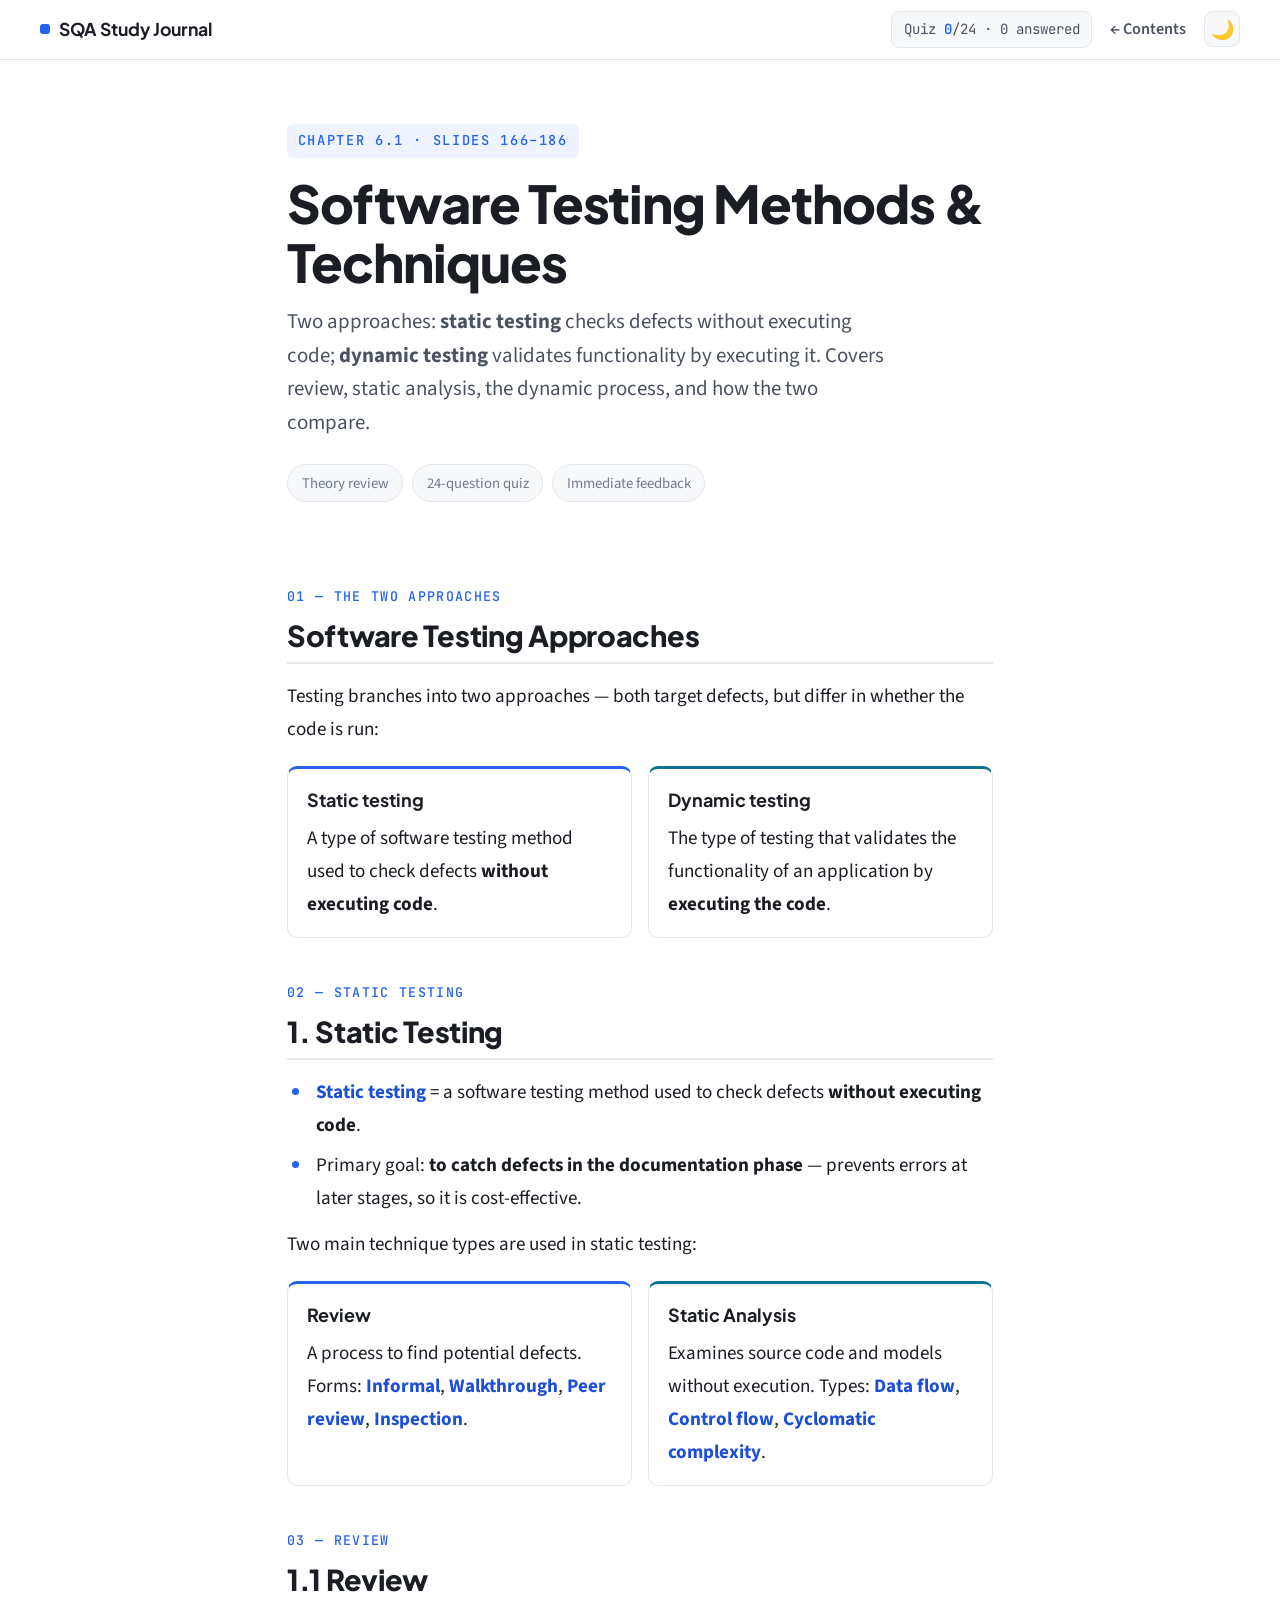
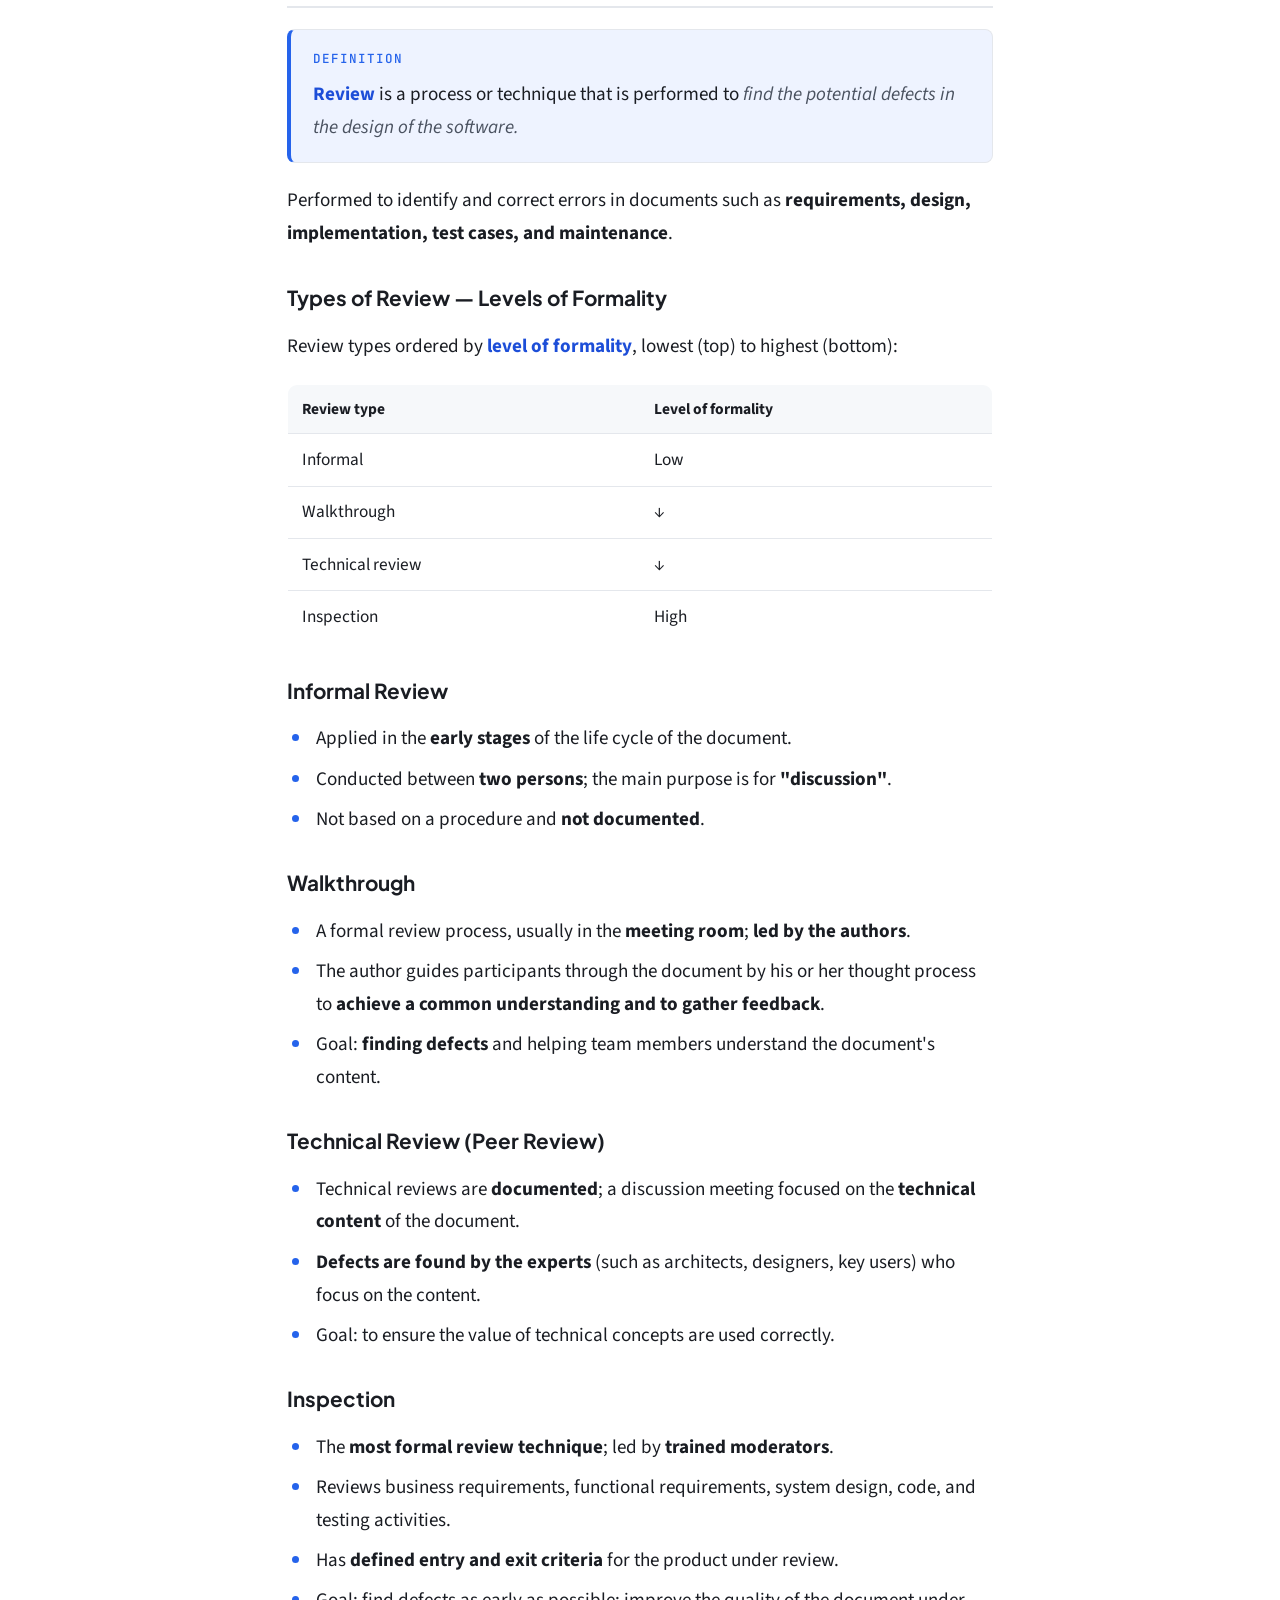
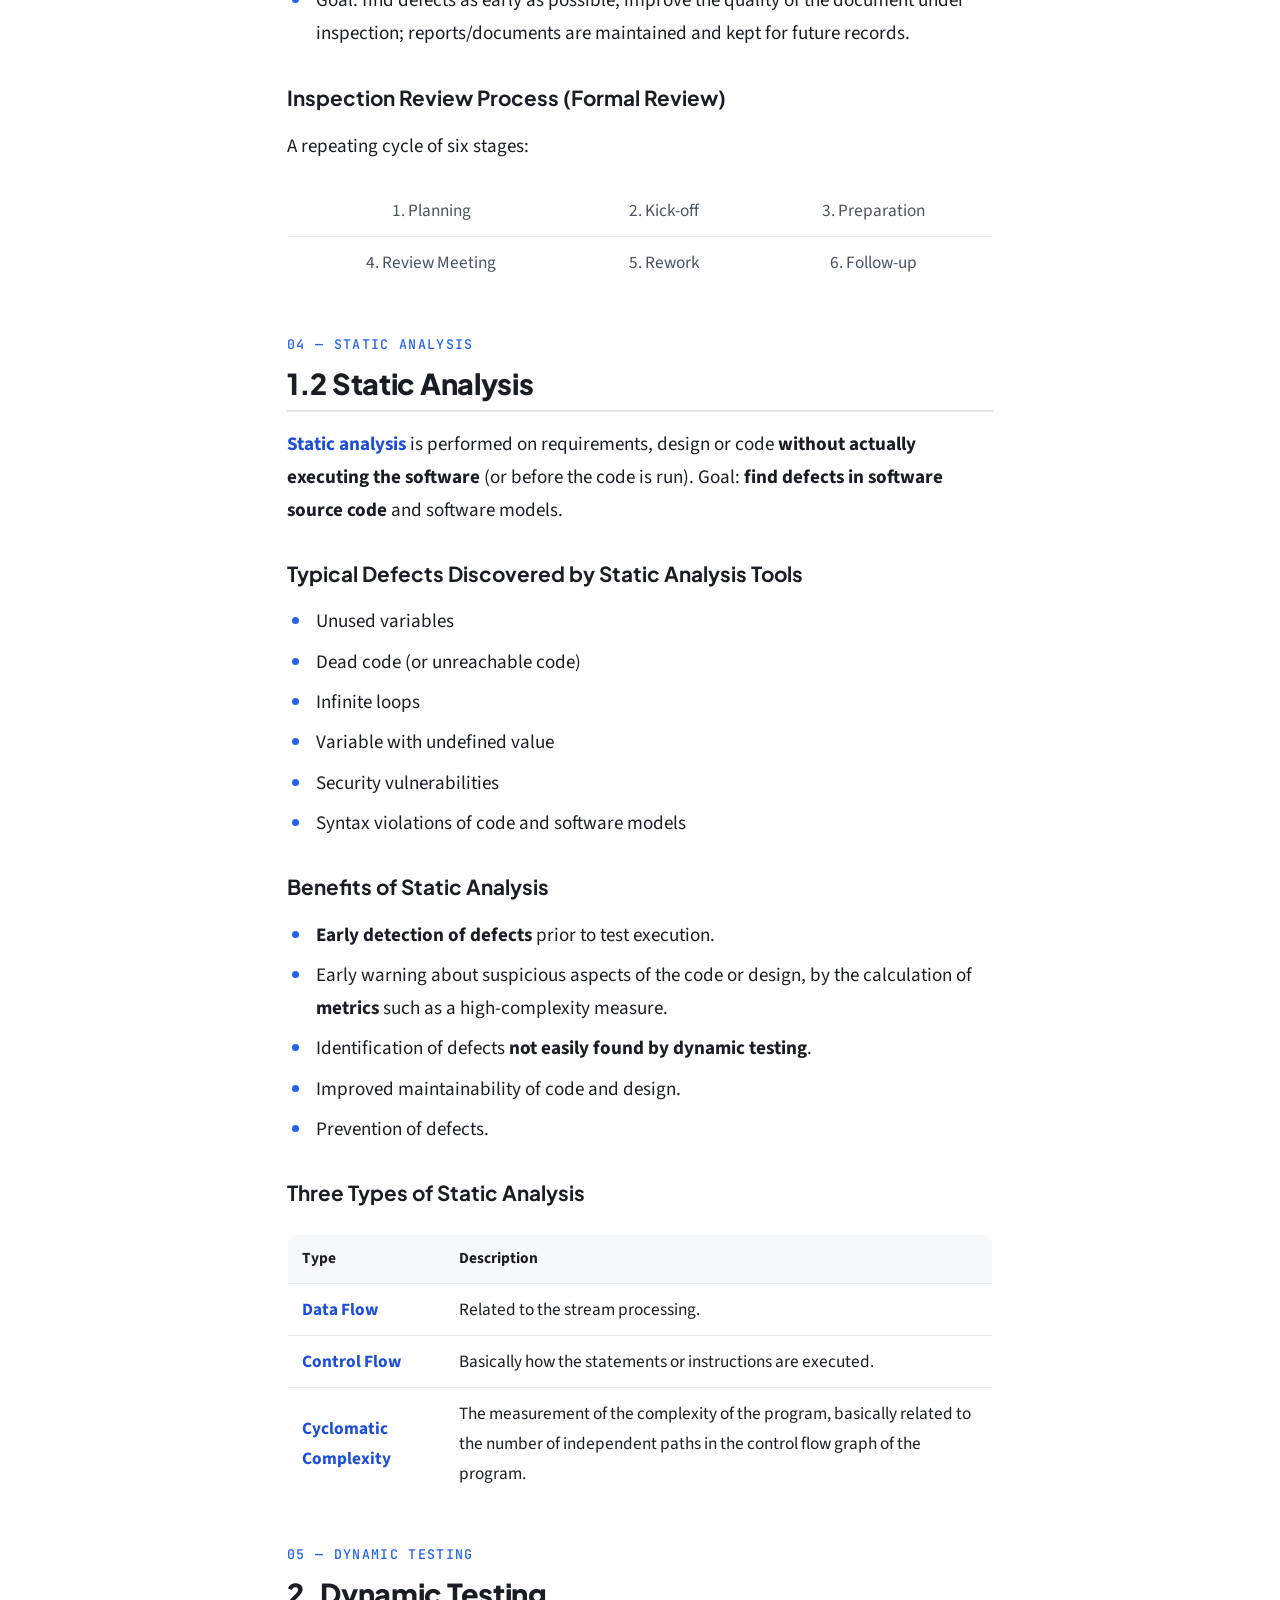
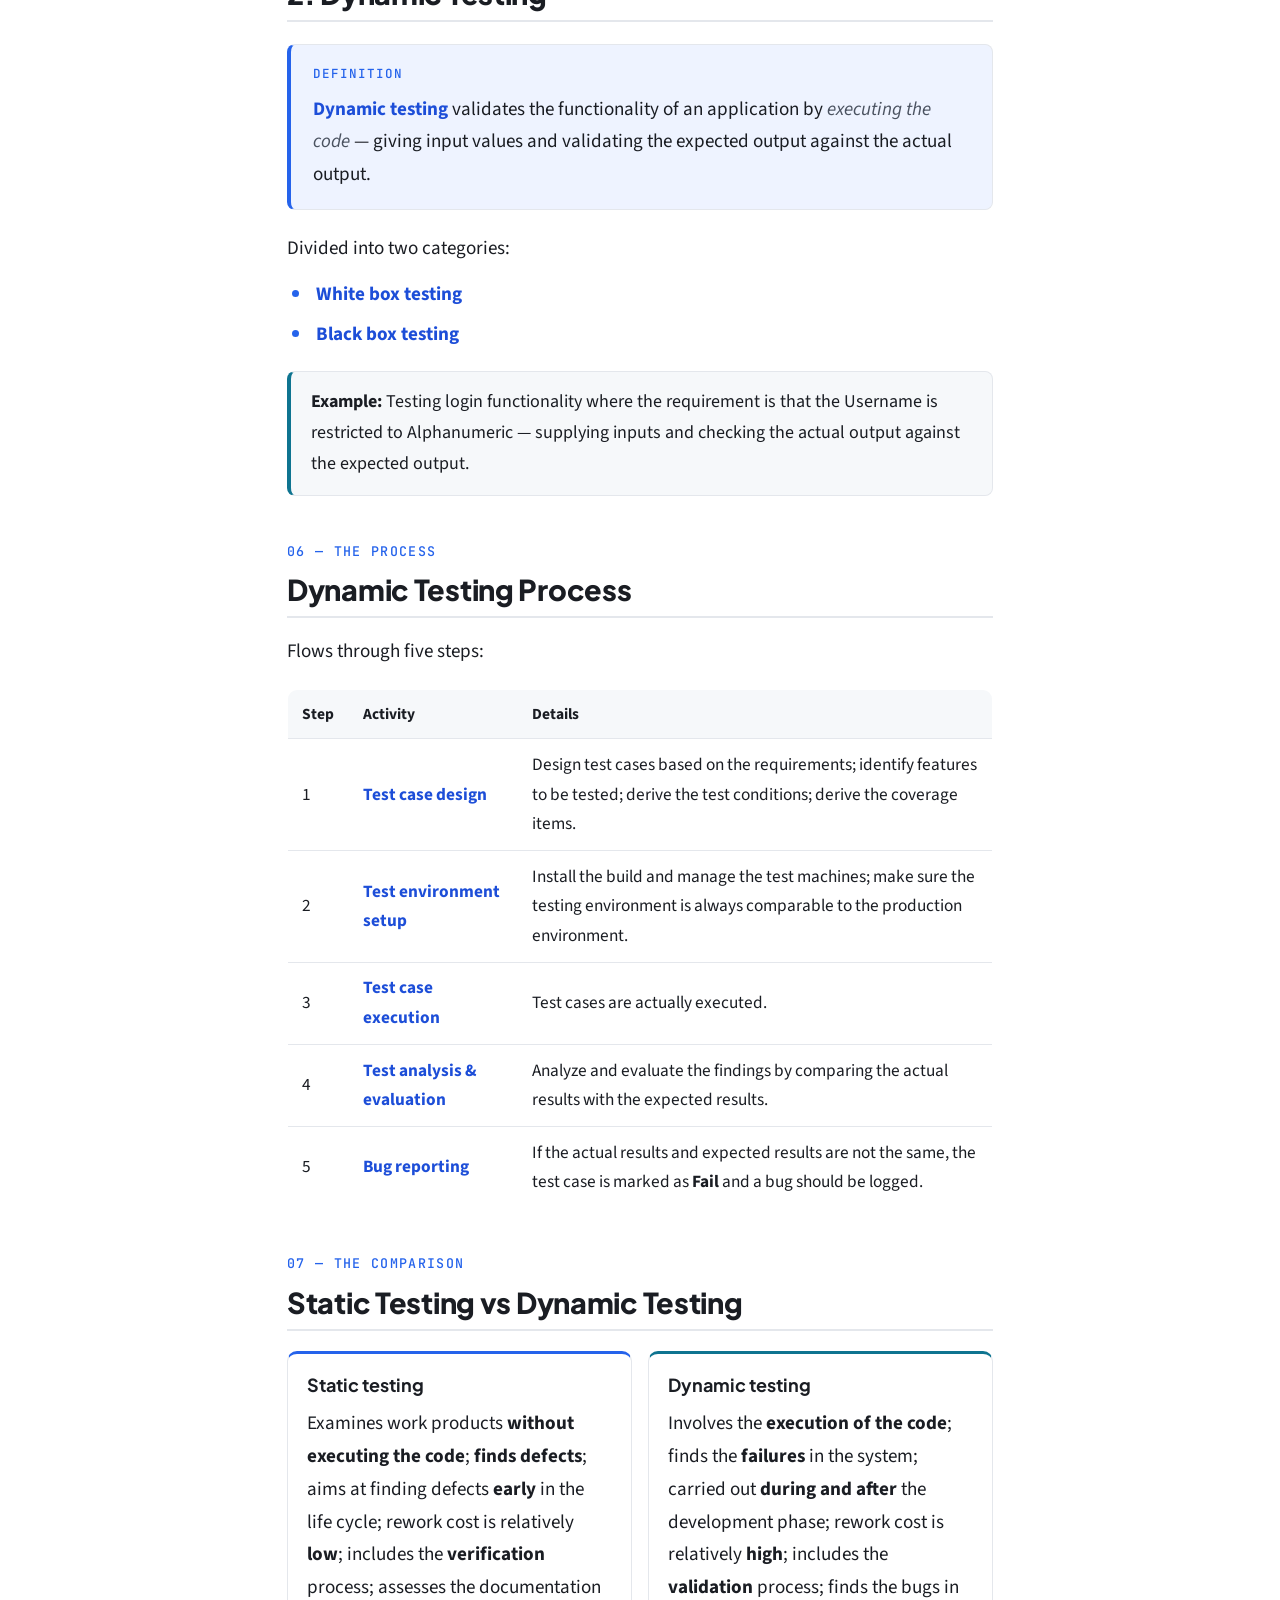
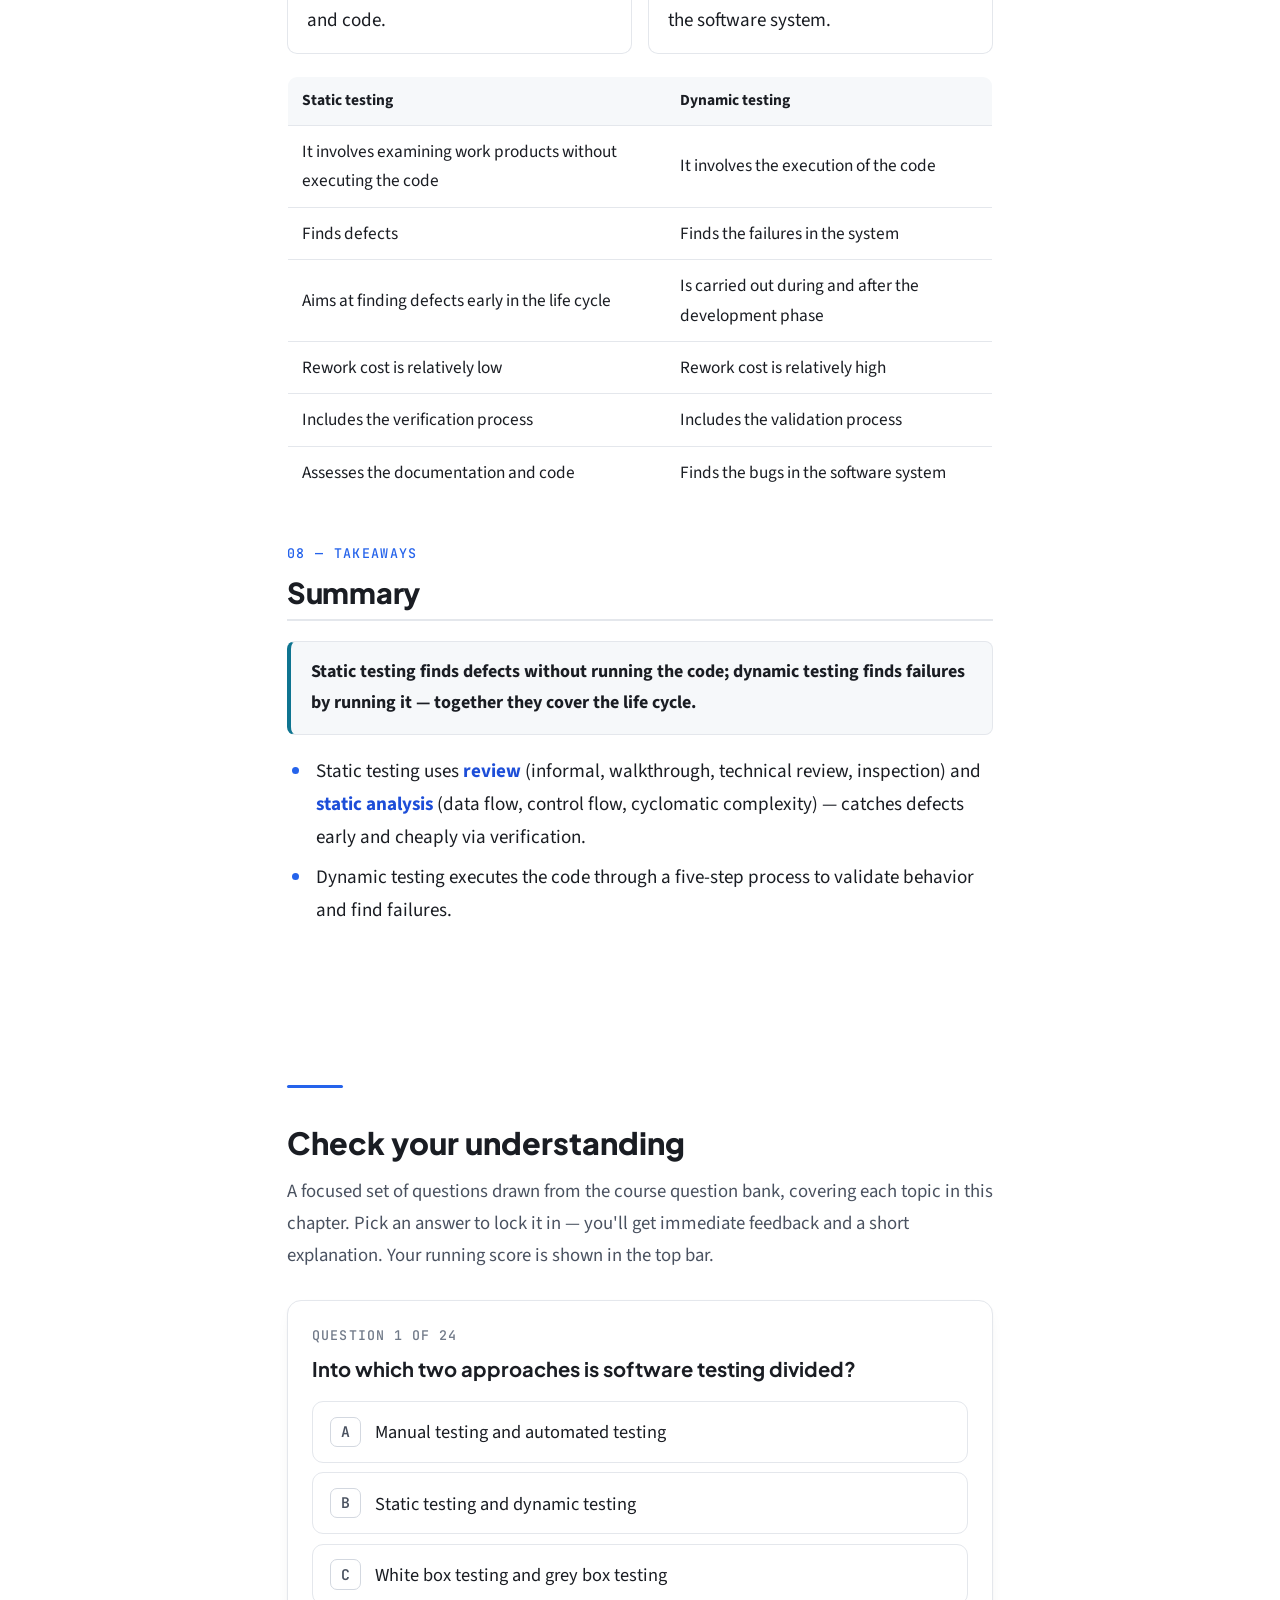
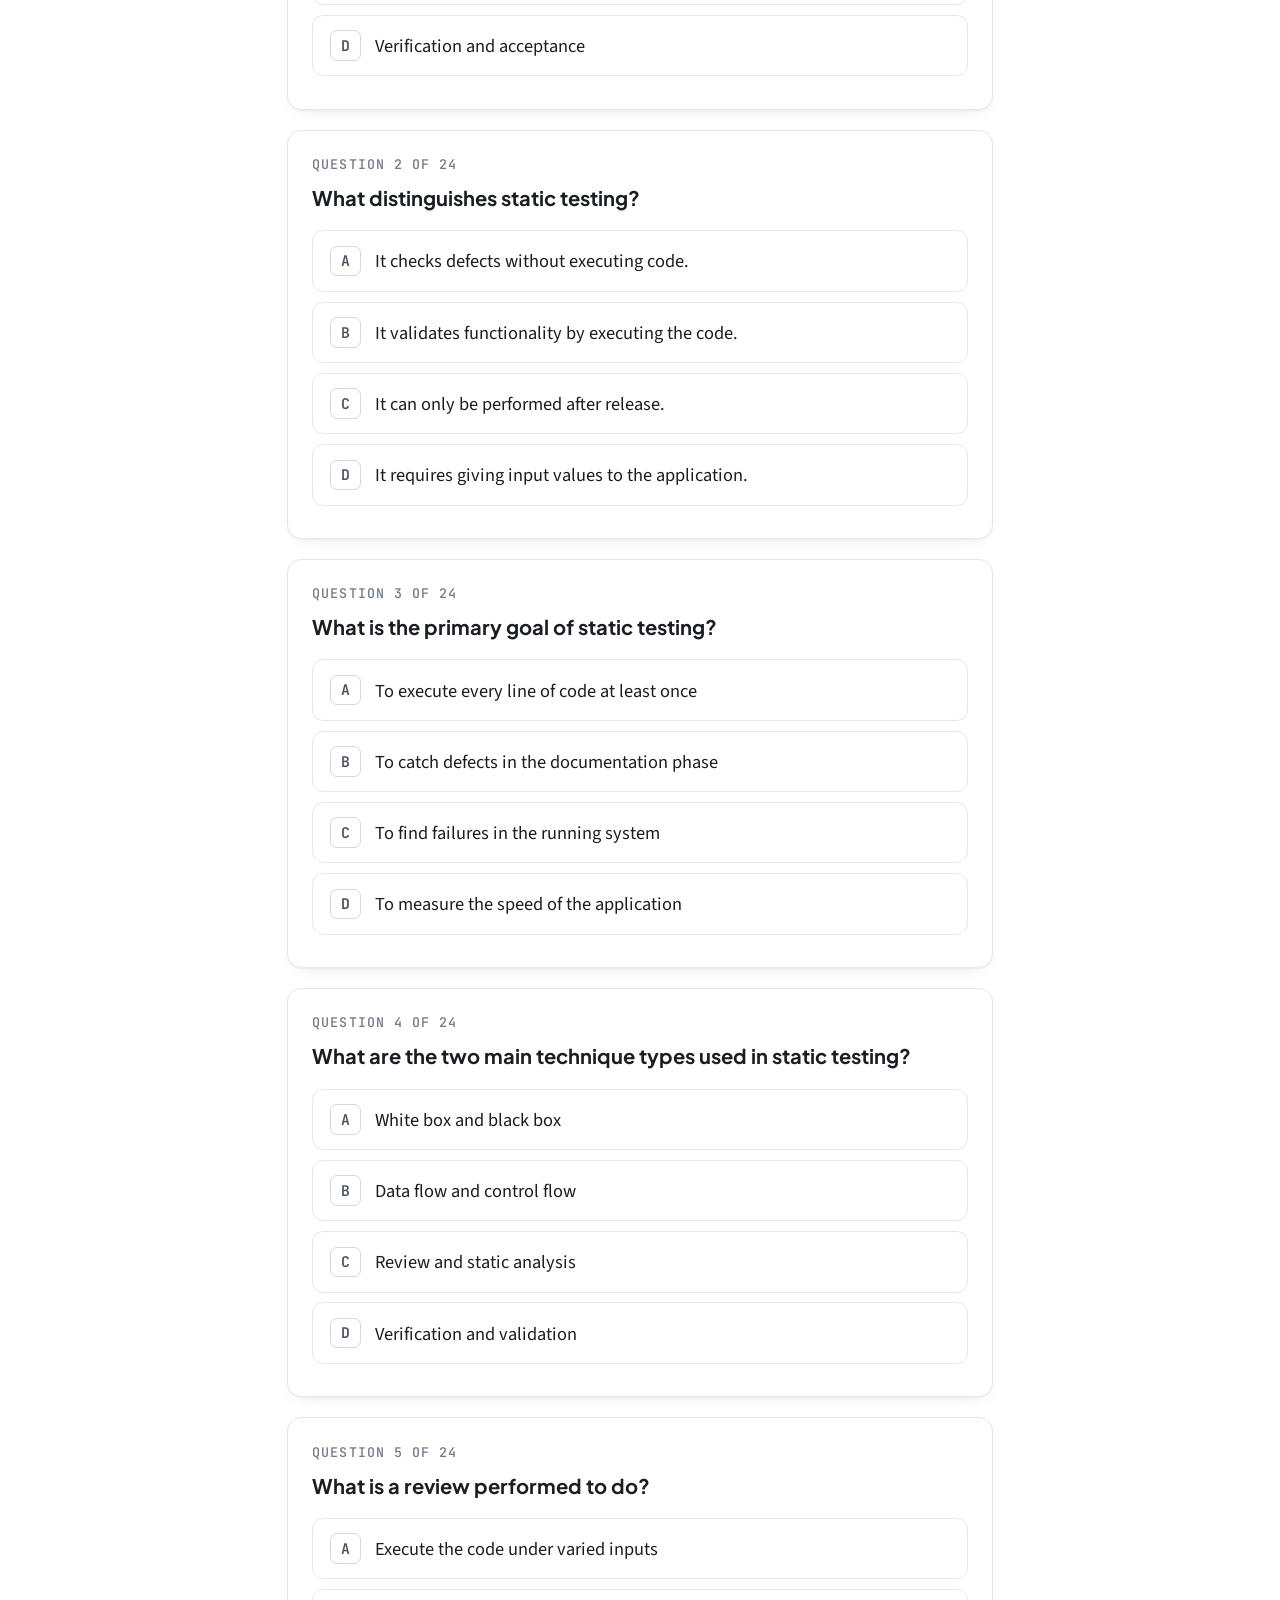
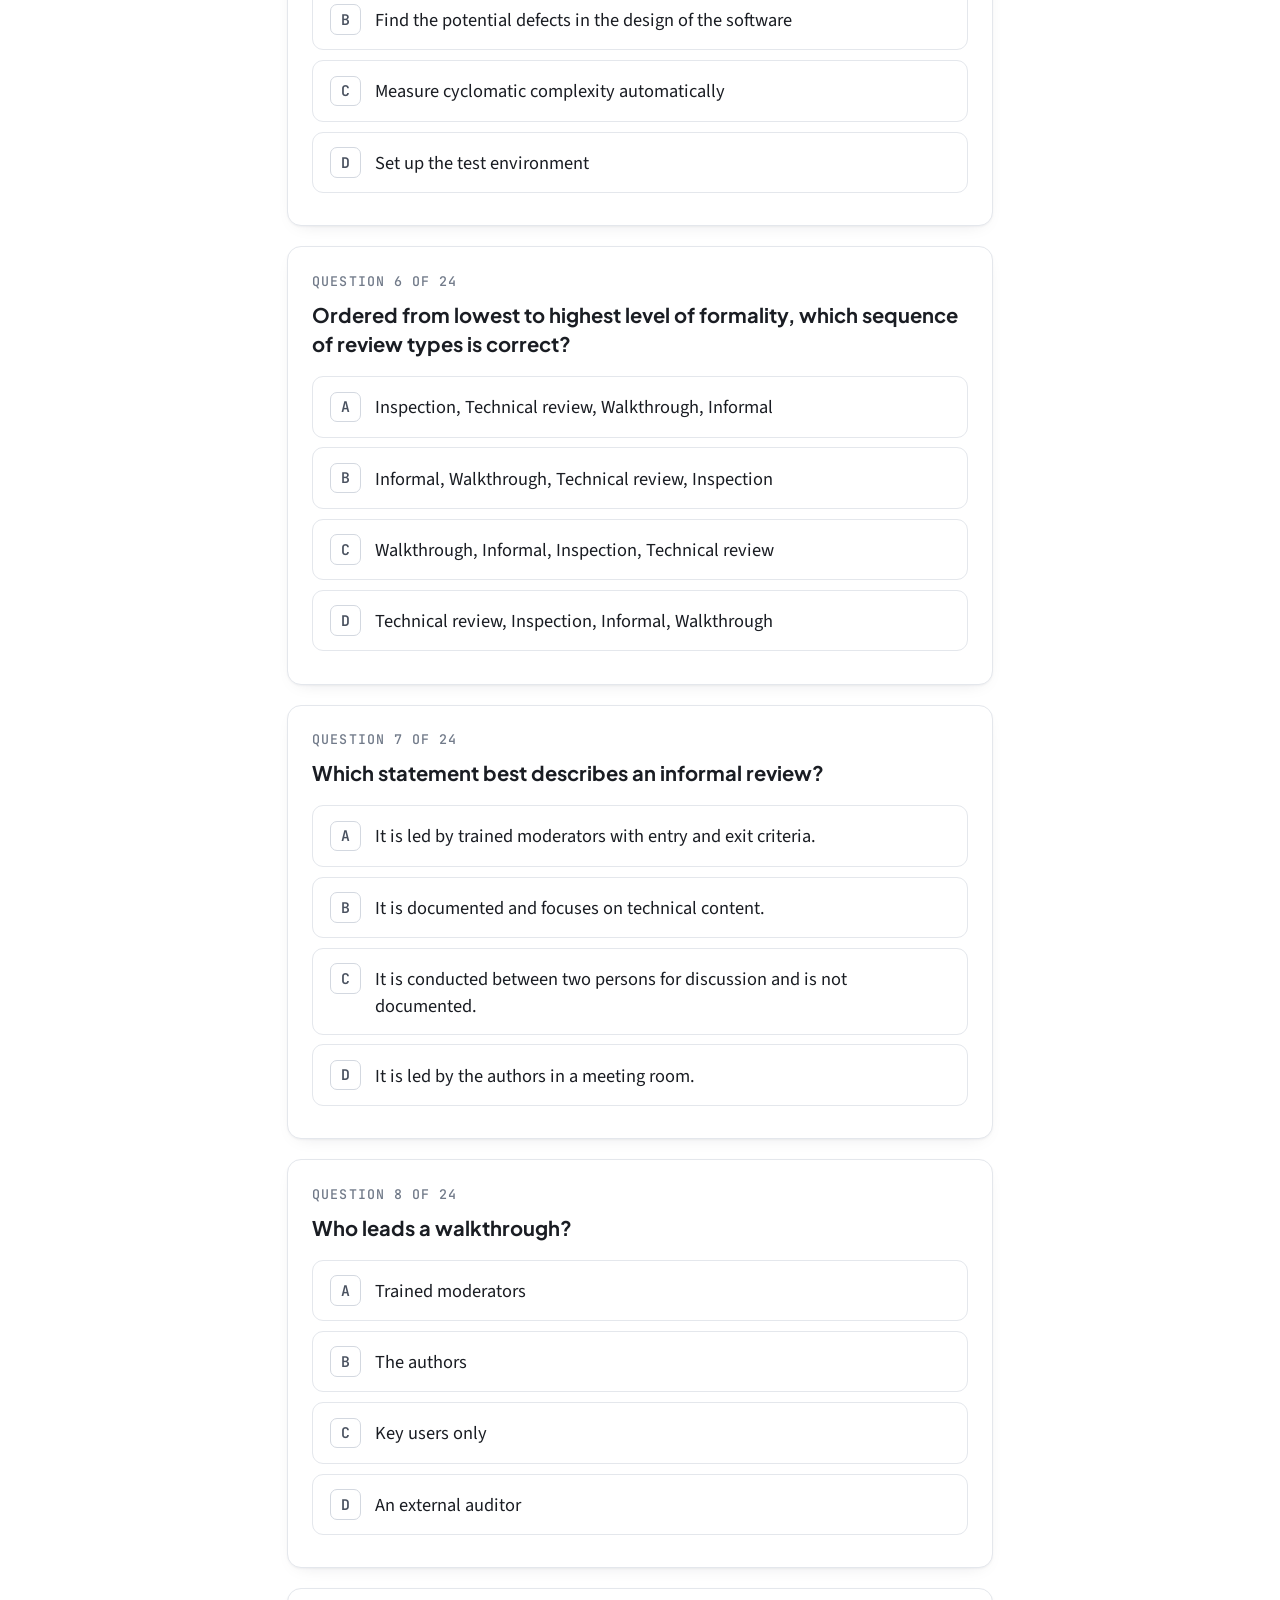
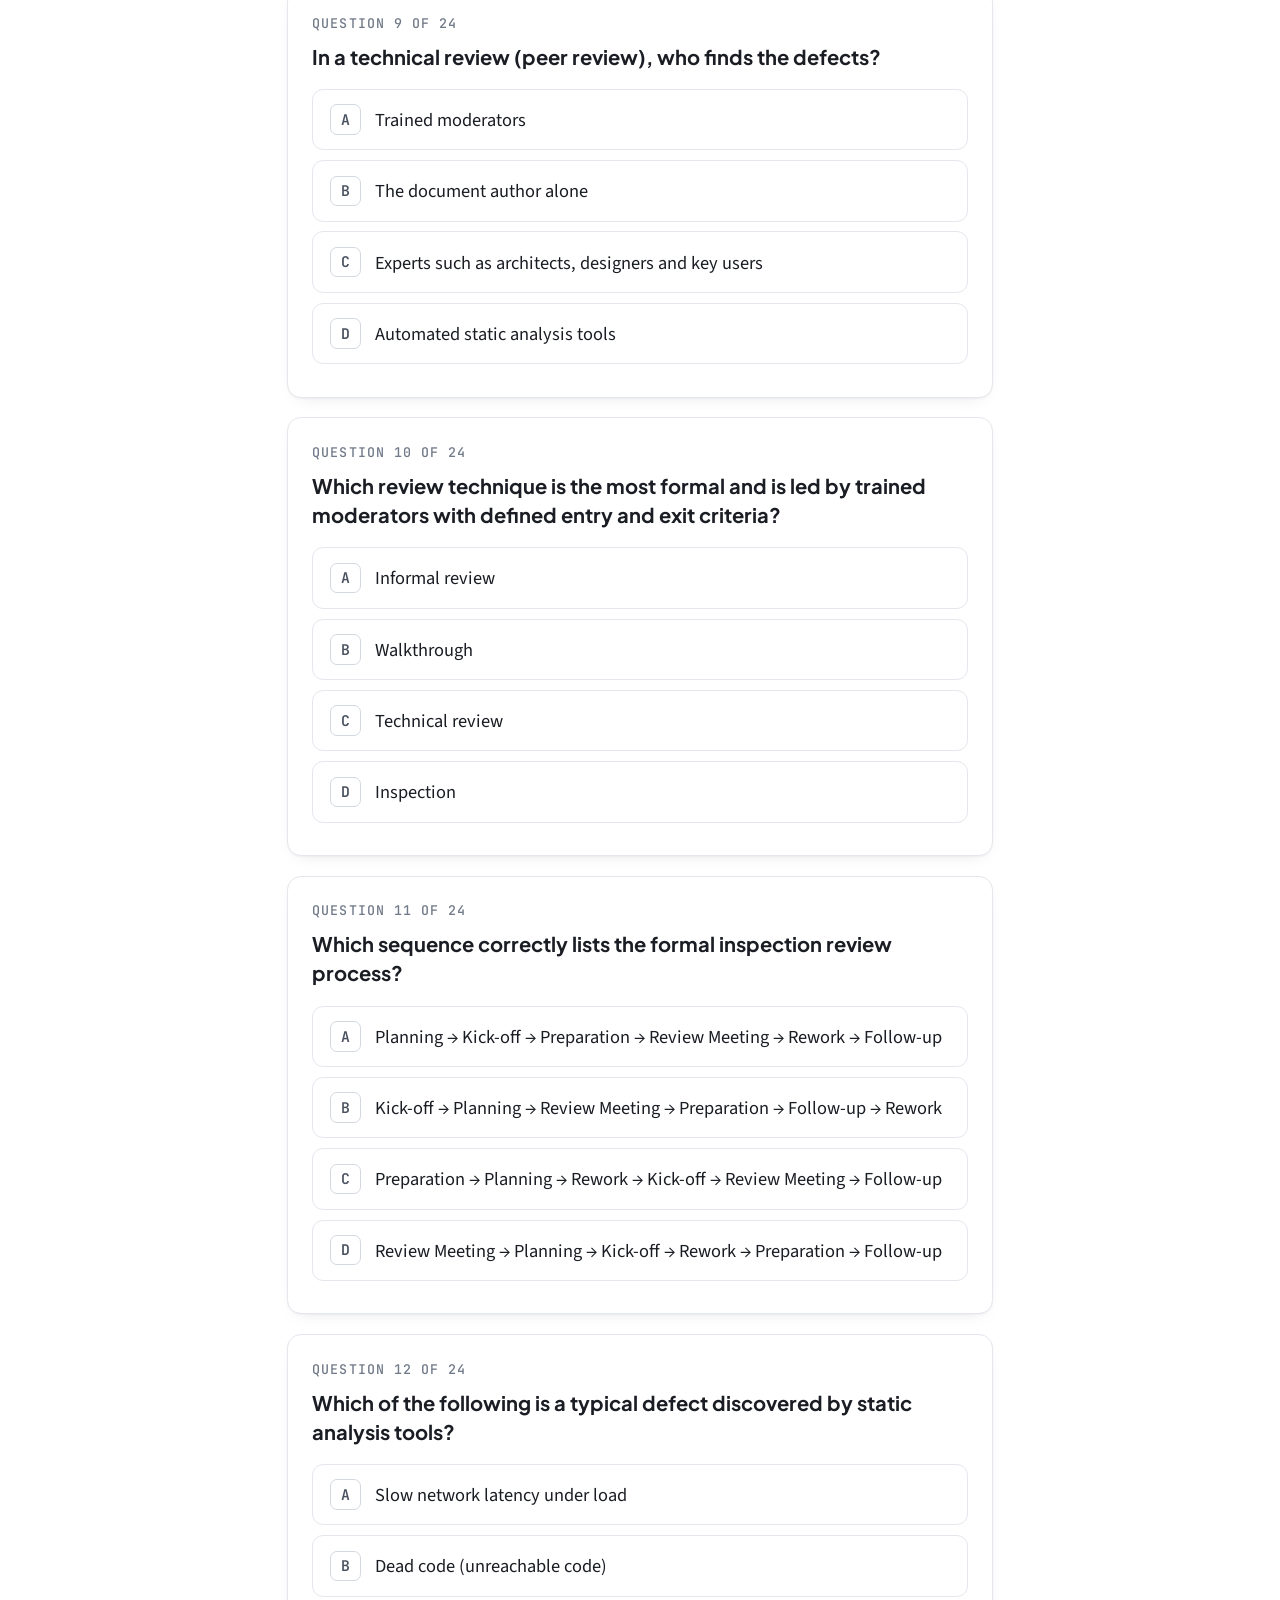
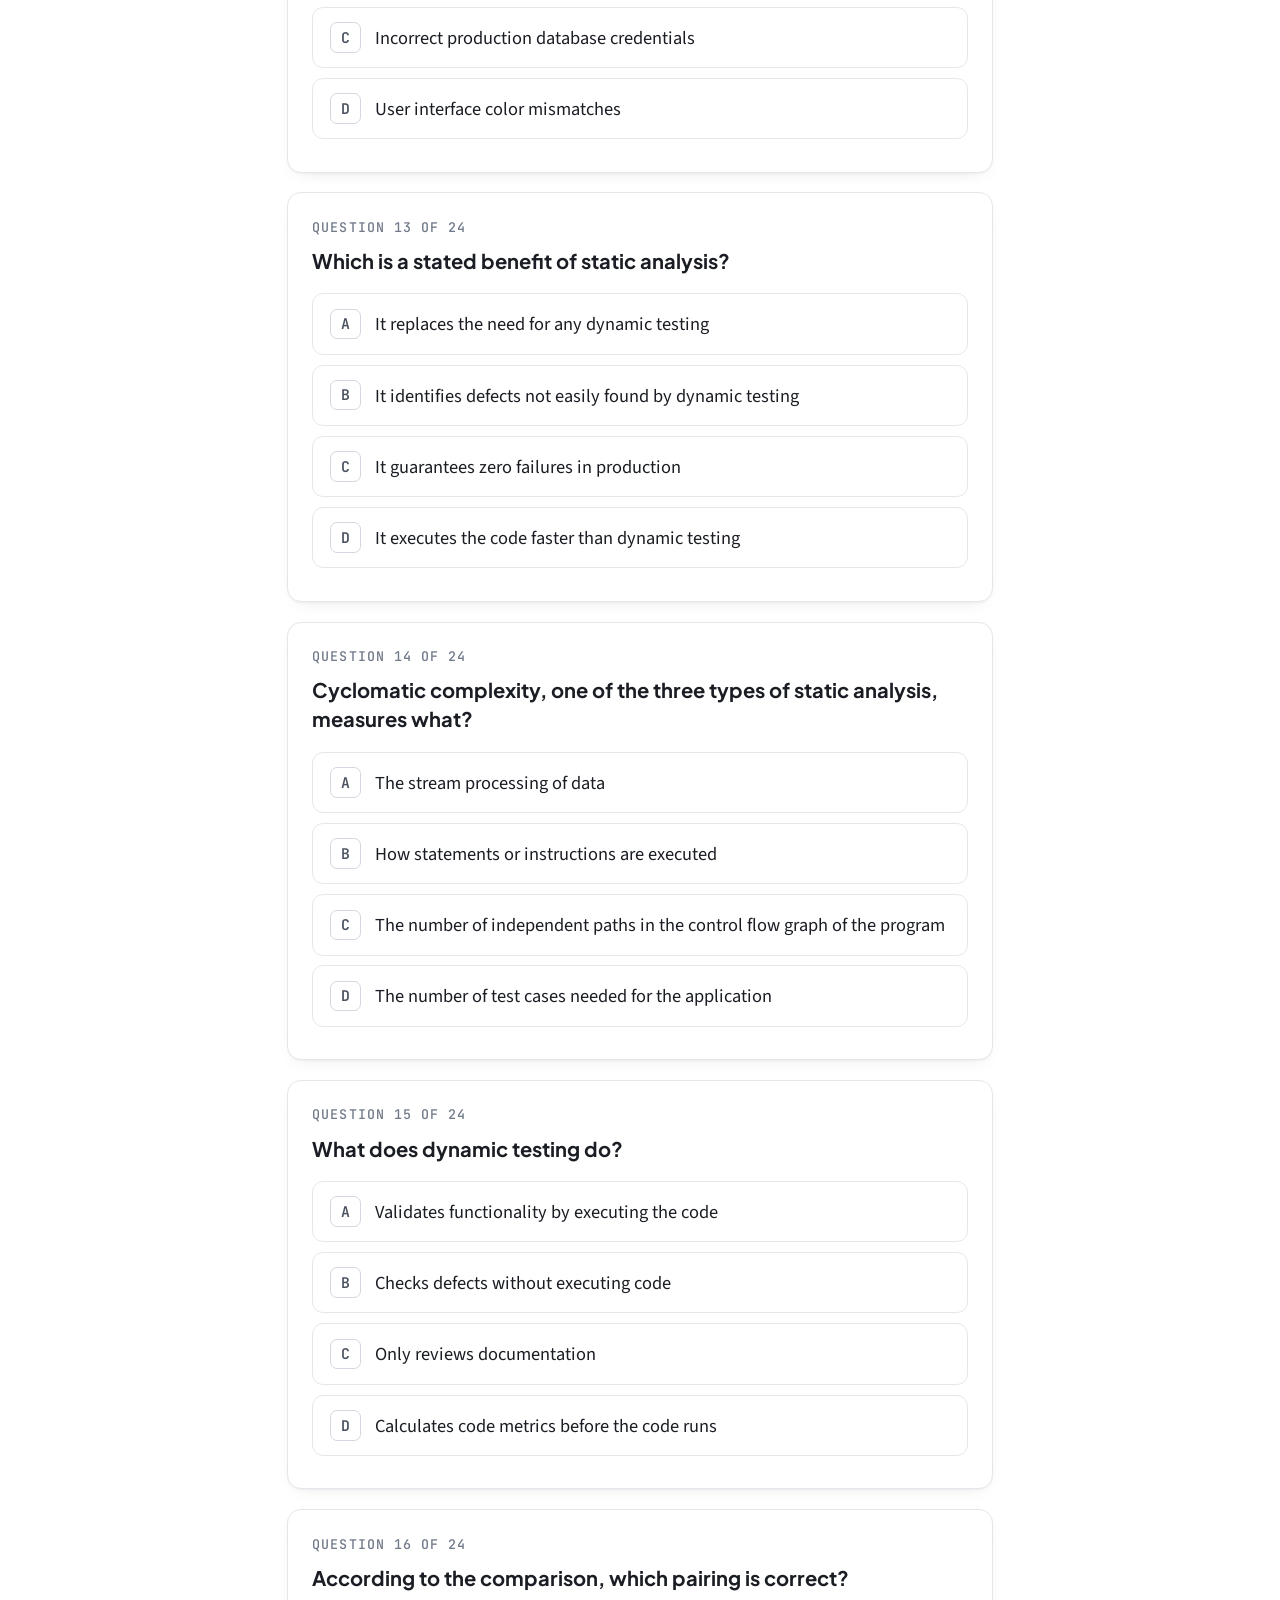
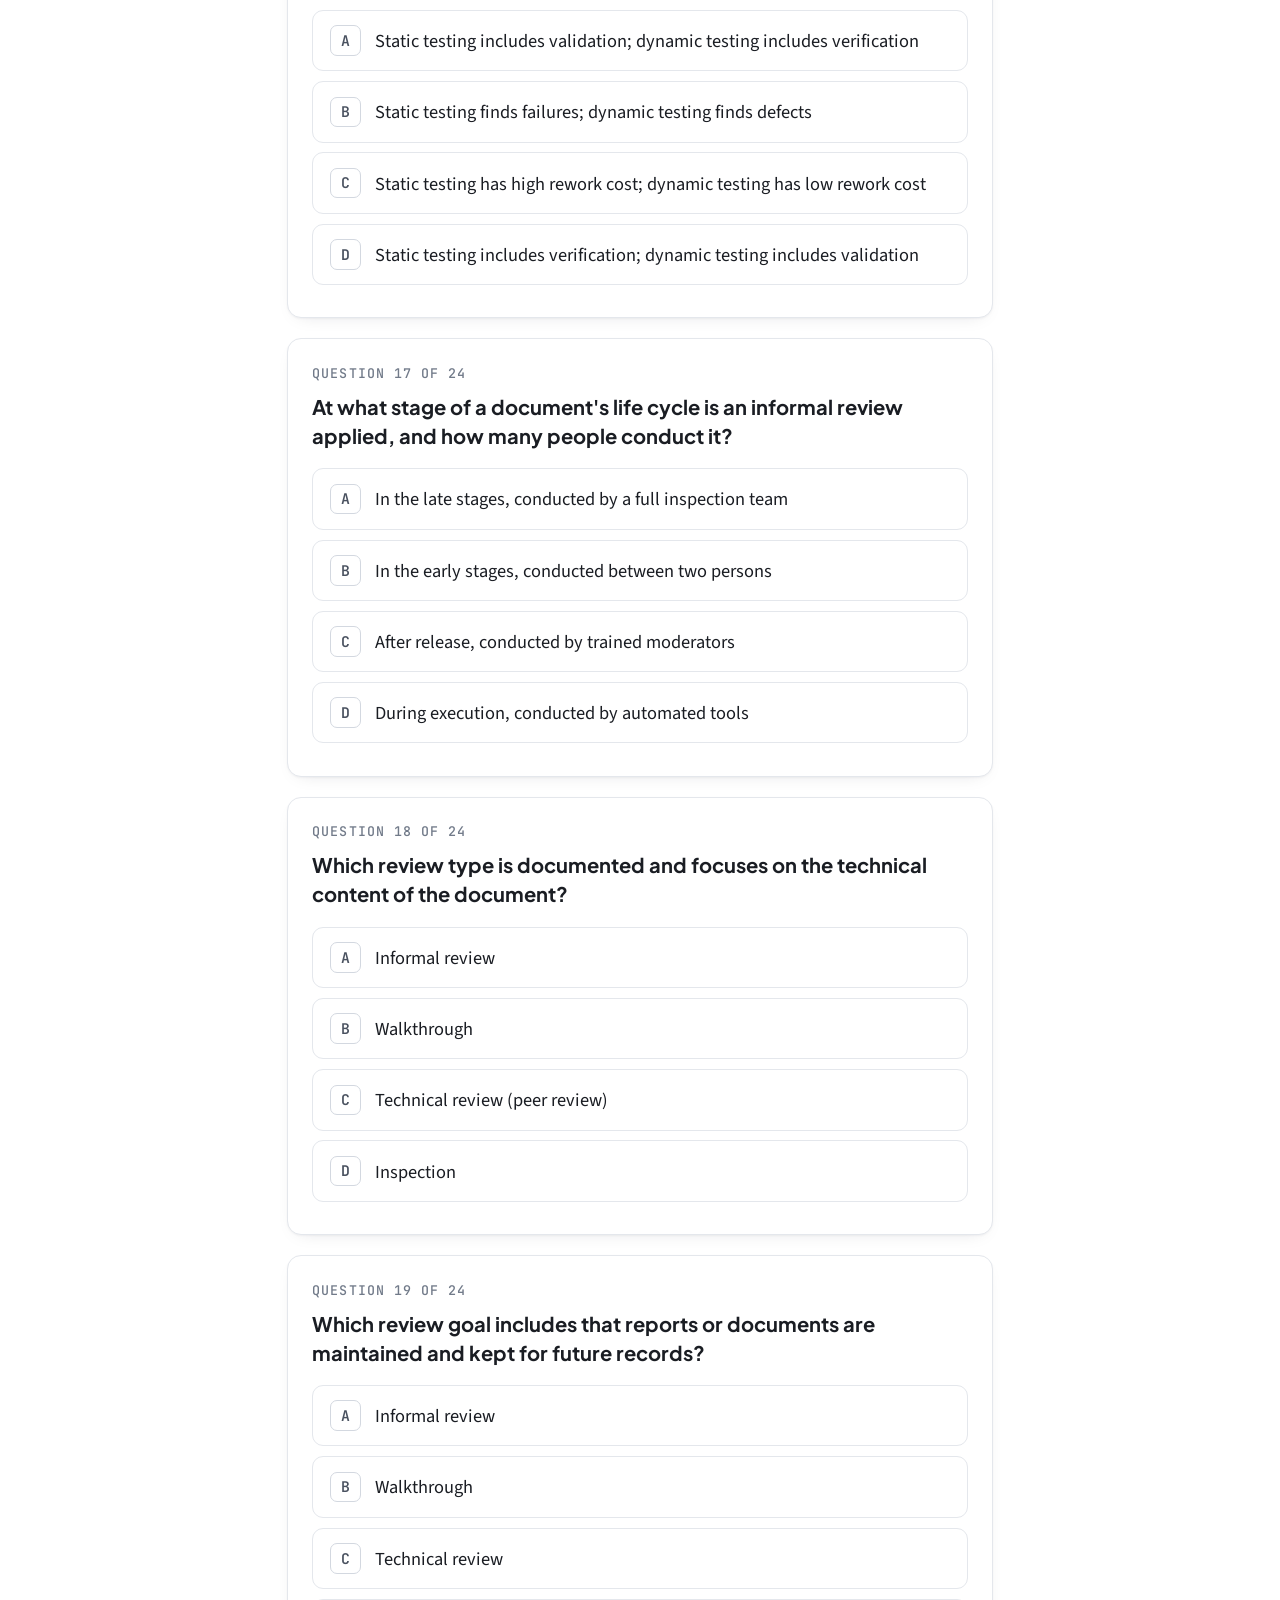
<file: chapter-06-1-methods-techniques.html>
<!DOCTYPE html>
<html lang="en">
<head>
<meta charset="UTF-8">
<meta name="viewport" content="width=device-width, initial-scale=1.0">
<title>Ch.6.1 · Methods &amp; Techniques — SQA Study Journal</title>
<link rel="stylesheet" href="styles.css">
<script src="theme.js"></script>
</head>
<body>
<div class="reading-progress" id="rprog"></div>

<header class="topbar">
  <a class="brand" href="index.html"><span class="dot"></span>SQA&nbsp;Study&nbsp;Journal</a>
  <span class="spacer"></span>
  <span class="score-chip" id="scoreChip">Quiz <b>0</b>/0</span>
  <a class="back" href="index.html">← Contents</a>
  <button class="theme-toggle" id="themeToggle" type="button" aria-label="Chuyển Sáng/Tối" title="Sáng / Tối">
    <span class="moon">🌙</span><span class="sun">☀️</span>
  </button>
</header>

<main class="wrap">

  <!-- ===================== HERO ===================== -->
  <section class="hero reveal">
    <p class="eyebrow">Chapter 6.1 · Slides 166–186</p>
    <h1>Software Testing Methods &amp; Techniques</h1>
    <p class="lede">Two approaches: <strong>static testing</strong> checks defects without
       executing code; <strong>dynamic testing</strong> validates functionality by executing
       it. Covers review, static analysis, the dynamic process, and how the two compare.</p>
    <div class="meta">
      <span>Theory review</span>
      <span>24-question quiz</span>
      <span>Immediate feedback</span>
    </div>
  </section>

  <!-- ===================== THEORY ===================== -->
  <article class="theory">

    <section class="sec">
      <p class="kicker">01 — The Two Approaches</p>
      <h2>Software Testing Approaches</h2>
      <p>Testing branches into two approaches — both target defects, but differ in whether
         the code is run:</p>
      <div class="duo">
        <div class="box accent"><h4>Static testing</h4>
          A type of software testing method used to check defects <strong>without
          executing code</strong>.</div>
        <div class="box teal"><h4>Dynamic testing</h4>
          The type of testing that validates the functionality of an application by
          <strong>executing the code</strong>.</div>
      </div>
    </section>

    <section class="sec">
      <p class="kicker">02 — Static Testing</p>
      <h2>1. Static Testing</h2>
      <ul>
        <li><span class="term">Static testing</span> = a software testing method used to
            check defects <strong>without executing code</strong>.</li>
        <li>Primary goal: <strong>to catch defects in the documentation phase</strong> —
            prevents errors at later stages, so it is cost-effective.</li>
      </ul>
      <p>Two main technique types are used in static testing:</p>
      <div class="duo">
        <div class="box accent"><h4>Review</h4>
          A process to find potential defects. Forms: <span class="term">Informal</span>,
          <span class="term">Walkthrough</span>, <span class="term">Peer review</span>,
          <span class="term">Inspection</span>.</div>
        <div class="box teal"><h4>Static Analysis</h4>
          Examines source code and models without execution. Types:
          <span class="term">Data flow</span>, <span class="term">Control flow</span>,
          <span class="term">Cyclomatic complexity</span>.</div>
      </div>
    </section>

    <section class="sec">
      <p class="kicker">03 — Review</p>
      <h2>1.1 Review</h2>
      <div class="def">
        <span class="label">Definition</span>
        <p><span class="term">Review</span> is a process or technique that is performed to
           <em>find the potential defects in the design of the software.</em></p>
      </div>
      <p>Performed to identify and correct errors in documents such as
         <strong>requirements, design, implementation, test cases, and maintenance</strong>.</p>

      <h3>Types of Review — Levels of Formality</h3>
      <p>Review types ordered by <span class="term">level of formality</span>, lowest (top)
         to highest (bottom):</p>
      <div class="tbl-wrap">
        <table class="t">
          <thead><tr><th>Review type</th><th>Level of formality</th></tr></thead>
          <tbody>
            <tr><td>Informal</td><td>Low</td></tr>
            <tr><td>Walkthrough</td><td>↓</td></tr>
            <tr><td>Technical review</td><td>↓</td></tr>
            <tr><td>Inspection</td><td>High</td></tr>
          </tbody>
        </table>
      </div>

      <h3>Informal Review</h3>
      <ul>
        <li>Applied in the <strong>early stages</strong> of the life cycle of the document.</li>
        <li>Conducted between <strong>two persons</strong>; the main purpose is for
            <strong>"discussion"</strong>.</li>
        <li>Not based on a procedure and <strong>not documented</strong>.</li>
      </ul>

      <h3>Walkthrough</h3>
      <ul>
        <li>A formal review process, usually in the <strong>meeting room</strong>;
            <strong>led by the authors</strong>.</li>
        <li>The author guides participants through the document by his or her thought process
            to <strong>achieve a common understanding and to gather feedback</strong>.</li>
        <li>Goal: <strong>finding defects</strong> and helping team members understand the
            document's content.</li>
      </ul>

      <h3>Technical Review (Peer Review)</h3>
      <ul>
        <li>Technical reviews are <strong>documented</strong>; a discussion meeting focused
            on the <strong>technical content</strong> of the document.</li>
        <li><strong>Defects are found by the experts</strong> (such as architects,
            designers, key users) who focus on the content.</li>
        <li>Goal: to ensure the value of technical concepts are used correctly.</li>
      </ul>

      <h3>Inspection</h3>
      <ul>
        <li>The <strong>most formal review technique</strong>; led by
            <strong>trained moderators</strong>.</li>
        <li>Reviews business requirements, functional requirements, system design, code, and
            testing activities.</li>
        <li>Has <strong>defined entry and exit criteria</strong> for the product under review.</li>
        <li>Goal: find defects as early as possible; improve the quality of the document
            under inspection; reports/documents are maintained and kept for future records.</li>
      </ul>

      <h3>Inspection Review Process (Formal Review)</h3>
      <p>A repeating cycle of six stages:</p>
      <div class="tbl-wrap">
        <table class="t grid">
          <tbody>
            <tr><td>1. Planning</td><td>2. Kick-off</td><td>3. Preparation</td></tr>
            <tr><td>4. Review Meeting</td><td>5. Rework</td><td>6. Follow-up</td></tr>
          </tbody>
        </table>
      </div>
    </section>

    <section class="sec">
      <p class="kicker">04 — Static Analysis</p>
      <h2>1.2 Static Analysis</h2>
      <p><span class="term">Static analysis</span> is performed on requirements, design or
         code <strong>without actually executing the software</strong> (or before the code is
         run). Goal: <strong>find defects in software source code</strong> and software models.</p>
      <h3>Typical Defects Discovered by Static Analysis Tools</h3>
      <ul>
        <li>Unused variables</li>
        <li>Dead code (or unreachable code)</li>
        <li>Infinite loops</li>
        <li>Variable with undefined value</li>
        <li>Security vulnerabilities</li>
        <li>Syntax violations of code and software models</li>
      </ul>

      <h3>Benefits of Static Analysis</h3>
      <ul>
        <li><strong>Early detection of defects</strong> prior to test execution.</li>
        <li>Early warning about suspicious aspects of the code or design, by the calculation
            of <strong>metrics</strong> such as a high-complexity measure.</li>
        <li>Identification of defects <strong>not easily found by dynamic testing</strong>.</li>
        <li>Improved maintainability of code and design.</li>
        <li>Prevention of defects.</li>
      </ul>

      <h3>Three Types of Static Analysis</h3>
      <div class="tbl-wrap">
        <table class="t">
          <thead><tr><th>Type</th><th>Description</th></tr></thead>
          <tbody>
            <tr><td><span class="term">Data Flow</span></td><td>Related to the stream processing.</td></tr>
            <tr><td><span class="term">Control Flow</span></td><td>Basically how the statements or instructions are executed.</td></tr>
            <tr><td><span class="term">Cyclomatic Complexity</span></td><td>The measurement of the complexity of the program, basically related to the number of independent paths in the control flow graph of the program.</td></tr>
          </tbody>
        </table>
      </div>
    </section>

    <section class="sec">
      <p class="kicker">05 — Dynamic Testing</p>
      <h2>2. Dynamic Testing</h2>
      <div class="def">
        <span class="label">Definition</span>
        <p><span class="term">Dynamic testing</span> validates the functionality of an
           application by <em>executing the code</em> — giving input values and validating
           the expected output against the actual output.</p>
      </div>
      <p>Divided into two categories:</p>
      <ul>
        <li><span class="term">White box testing</span></li>
        <li><span class="term">Black box testing</span></li>
      </ul>
      <div class="note"><b>Example:</b> Testing login functionality where the requirement is
         that the Username is restricted to Alphanumeric — supplying inputs and checking the
         actual output against the expected output.</div>
    </section>

    <section class="sec">
      <p class="kicker">06 — The Process</p>
      <h2>Dynamic Testing Process</h2>
      <p>Flows through five steps:</p>
      <div class="tbl-wrap">
        <table class="t">
          <thead><tr><th>Step</th><th>Activity</th><th>Details</th></tr></thead>
          <tbody>
            <tr><td>1</td><td><span class="term">Test case design</span></td><td>Design test cases based on the requirements; identify features to be tested; derive the test conditions; derive the coverage items.</td></tr>
            <tr><td>2</td><td><span class="term">Test environment setup</span></td><td>Install the build and manage the test machines; make sure the testing environment is always comparable to the production environment.</td></tr>
            <tr><td>3</td><td><span class="term">Test case execution</span></td><td>Test cases are actually executed.</td></tr>
            <tr><td>4</td><td><span class="term">Test analysis &amp; evaluation</span></td><td>Analyze and evaluate the findings by comparing the actual results with the expected results.</td></tr>
            <tr><td>5</td><td><span class="term">Bug reporting</span></td><td>If the actual results and expected results are not the same, the test case is marked as <strong>Fail</strong> and a bug should be logged.</td></tr>
          </tbody>
        </table>
      </div>
    </section>

    <section class="sec">
      <p class="kicker">07 — The Comparison</p>
      <h2>Static Testing vs Dynamic Testing</h2>
      <div class="duo">
        <div class="box accent"><h4>Static testing</h4>
          Examines work products <strong>without executing the code</strong>;
          <strong>finds defects</strong>; aims at finding defects <strong>early</strong> in
          the life cycle; rework cost is relatively <strong>low</strong>; includes the
          <strong>verification</strong> process; assesses the documentation and code.</div>
        <div class="box teal"><h4>Dynamic testing</h4>
          Involves the <strong>execution of the code</strong>; finds the
          <strong>failures</strong> in the system; carried out <strong>during and
          after</strong> the development phase; rework cost is relatively
          <strong>high</strong>; includes the <strong>validation</strong> process; finds the
          bugs in the software system.</div>
      </div>
      <div class="tbl-wrap">
        <table class="t">
          <thead><tr><th>Static testing</th><th>Dynamic testing</th></tr></thead>
          <tbody>
            <tr><td>It involves examining work products without executing the code</td><td>It involves the execution of the code</td></tr>
            <tr><td>Finds defects</td><td>Finds the failures in the system</td></tr>
            <tr><td>Aims at finding defects early in the life cycle</td><td>Is carried out during and after the development phase</td></tr>
            <tr><td>Rework cost is relatively low</td><td>Rework cost is relatively high</td></tr>
            <tr><td>Includes the verification process</td><td>Includes the validation process</td></tr>
            <tr><td>Assesses the documentation and code</td><td>Finds the bugs in the software system</td></tr>
          </tbody>
        </table>
      </div>
    </section>

    <section class="sec">
      <p class="kicker">08 — Takeaways</p>
      <h2>Summary</h2>
      <div class="note"><b>Static testing finds defects without running the code; dynamic
         testing finds failures by running it — together they cover the life cycle.</b></div>
      <ul>
        <li>Static testing uses <span class="term">review</span> (informal, walkthrough,
            technical review, inspection) and <span class="term">static analysis</span>
            (data flow, control flow, cyclomatic complexity) — catches defects early and
            cheaply via verification.</li>
        <li>Dynamic testing executes the code through a five-step process to validate
            behavior and find failures.</li>
      </ul>
    </section>
  </article>

  <!-- ===================== QUIZ ===================== -->
  <section class="quiz-sec">
    <div class="quiz-head">
      <h2>Check your understanding</h2>
    </div>
    <p class="quiz-intro">A focused set of questions drawn from the course question bank,
       covering each topic in this chapter. Pick an answer to lock it in — you'll get
       immediate feedback and a short explanation. Your running score is shown in the top bar.</p>

    <div id="quiz"></div>

    <div class="results" id="results">
      <div class="ring"><i>0%</i></div>
      <div class="msg">
        <h3>You scored 0 / 0</h3>
        <p>Review and try again any time.</p>
      </div>
      <button class="btn" onclick="location.reload()">Retake quiz ↺</button>
    </div>
  </section>

  <nav class="footnav">
    <a href="chapter-05-testing-in-sdlc.html">← Chapter 5 · Software Testing in the SDLC</a>
    <a href="chapter-06-2-black-box.html">Chapter 6.2 · Black-Box Testing →</a>
  </nav>
</main>

<script>
window.STUDY = {
  quiz: [
    {
      q: "Into which two approaches is software testing divided?",
      options: [
        "Manual testing and automated testing",
        "Static testing and dynamic testing",
        "White box testing and grey box testing",
        "Verification and acceptance"
      ],
      answer: 1,
      explain: "Testing branches into two approaches: <strong>Static testing</strong> and <strong>Dynamic testing</strong>."
    },
    {
      q: "What distinguishes static testing?",
      options: [
        "It checks defects without executing code.",
        "It validates functionality by executing the code.",
        "It can only be performed after release.",
        "It requires giving input values to the application."
      ],
      answer: 0,
      explain: "Static testing is a type of software testing method used to check defects <strong>without executing code</strong>."
    },
    {
      q: "What is the primary goal of static testing?",
      options: [
        "To execute every line of code at least once",
        "To catch defects in the documentation phase",
        "To find failures in the running system",
        "To measure the speed of the application"
      ],
      answer: 1,
      explain: "The primary goal of static testing is <strong>to catch defects in the documentation phase</strong>, which helps prevent errors at later stages and is therefore cost-effective."
    },
    {
      q: "What are the two main technique types used in static testing?",
      options: [
        "White box and black box",
        "Data flow and control flow",
        "Review and static analysis",
        "Verification and validation"
      ],
      answer: 2,
      explain: "There are mainly two technique types used in static testing: <strong>Review</strong> and <strong>Static Analysis</strong>."
    },
    {
      q: "What is a review performed to do?",
      options: [
        "Execute the code under varied inputs",
        "Find the potential defects in the design of the software",
        "Measure cyclomatic complexity automatically",
        "Set up the test environment"
      ],
      answer: 1,
      explain: "Review is a process or technique performed to <strong>find the potential defects in the design of the software</strong>, identifying errors in documents such as requirements, design, implementation, test cases and maintenance."
    },
    {
      q: "Ordered from lowest to highest level of formality, which sequence of review types is correct?",
      options: [
        "Inspection, Technical review, Walkthrough, Informal",
        "Informal, Walkthrough, Technical review, Inspection",
        "Walkthrough, Informal, Inspection, Technical review",
        "Technical review, Inspection, Informal, Walkthrough"
      ],
      answer: 1,
      explain: "By level of formality (low to high): <strong>Informal → Walkthrough → Technical review → Inspection</strong>."
    },
    {
      q: "Which statement best describes an informal review?",
      options: [
        "It is led by trained moderators with entry and exit criteria.",
        "It is documented and focuses on technical content.",
        "It is conducted between two persons for discussion and is not documented.",
        "It is led by the authors in a meeting room."
      ],
      answer: 2,
      explain: "Informal reviews are applied early, conducted <strong>between two persons</strong> for <strong>\"discussion\"</strong>, and are <strong>not based on a procedure and not documented</strong>."
    },
    {
      q: "Who leads a walkthrough?",
      options: [
        "Trained moderators",
        "The authors",
        "Key users only",
        "An external auditor"
      ],
      answer: 1,
      explain: "A walkthrough is a formal review process, usually in a meeting room, that is <strong>led by the authors</strong>, who guide participants through the document to achieve common understanding and gather feedback."
    },
    {
      q: "In a technical review (peer review), who finds the defects?",
      options: [
        "Trained moderators",
        "The document author alone",
        "Experts such as architects, designers and key users",
        "Automated static analysis tools"
      ],
      answer: 2,
      explain: "Technical reviews are documented and focus on technical content; <strong>defects are found by the experts</strong> such as architects, designers and key users."
    },
    {
      q: "Which review technique is the most formal and is led by trained moderators with defined entry and exit criteria?",
      options: [
        "Informal review",
        "Walkthrough",
        "Technical review",
        "Inspection"
      ],
      answer: 3,
      explain: "Inspection is the <strong>most formal review technique</strong>, led by trained moderators, with <strong>defined entry and exit criteria</strong> for the product under review."
    },
    {
      q: "Which sequence correctly lists the formal inspection review process?",
      options: [
        "Planning → Kick-off → Preparation → Review Meeting → Rework → Follow-up",
        "Kick-off → Planning → Review Meeting → Preparation → Follow-up → Rework",
        "Preparation → Planning → Rework → Kick-off → Review Meeting → Follow-up",
        "Review Meeting → Planning → Kick-off → Rework → Preparation → Follow-up"
      ],
      answer: 0,
      explain: "The formal inspection process cycles through <strong>Planning → Kick-off → Preparation → Review Meeting → Rework → Follow-up</strong>."
    },
    {
      q: "Which of the following is a typical defect discovered by static analysis tools?",
      options: [
        "Slow network latency under load",
        "Dead code (unreachable code)",
        "Incorrect production database credentials",
        "User interface color mismatches"
      ],
      answer: 1,
      explain: "Static analysis tools typically discover defects such as unused variables, <strong>dead code (unreachable code)</strong>, infinite loops, variables with undefined value, security vulnerabilities, and syntax violations."
    },
    {
      q: "Which is a stated benefit of static analysis?",
      options: [
        "It replaces the need for any dynamic testing",
        "It identifies defects not easily found by dynamic testing",
        "It guarantees zero failures in production",
        "It executes the code faster than dynamic testing"
      ],
      answer: 1,
      explain: "Benefits include early detection of defects, early metric-based warnings, <strong>identification of defects not easily found by dynamic testing</strong>, improved maintainability, and prevention of defects."
    },
    {
      q: "Cyclomatic complexity, one of the three types of static analysis, measures what?",
      options: [
        "The stream processing of data",
        "How statements or instructions are executed",
        "The number of independent paths in the control flow graph of the program",
        "The number of test cases needed for the application"
      ],
      answer: 2,
      explain: "Cyclomatic complexity is the measurement of program complexity, basically related to the <strong>number of independent paths in the control flow graph</strong> of the program. (Data flow relates to stream processing; control flow is how instructions are executed.)"
    },
    {
      q: "What does dynamic testing do?",
      options: [
        "Validates functionality by executing the code",
        "Checks defects without executing code",
        "Only reviews documentation",
        "Calculates code metrics before the code runs"
      ],
      answer: 0,
      explain: "Dynamic testing validates the functionality of an application by <strong>executing the code</strong> — giving input values and validating expected output against actual output. It is divided into white box and black box testing."
    },
    {
      q: "According to the comparison, which pairing is correct?",
      options: [
        "Static testing includes validation; dynamic testing includes verification",
        "Static testing finds failures; dynamic testing finds defects",
        "Static testing has high rework cost; dynamic testing has low rework cost",
        "Static testing includes verification; dynamic testing includes validation"
      ],
      answer: 3,
      explain: "Static testing <strong>includes the verification process</strong> (finds defects, low rework cost, early in the life cycle); dynamic testing <strong>includes the validation process</strong> (finds failures, higher rework cost, during/after development)."
    },
    {
      q: "At what stage of a document's life cycle is an informal review applied, and how many people conduct it?",
      options: [
        "In the late stages, conducted by a full inspection team",
        "In the early stages, conducted between two persons",
        "After release, conducted by trained moderators",
        "During execution, conducted by automated tools"
      ],
      answer: 1,
      explain: "Informal reviews are applied in the <strong>early stages</strong> of the life cycle of the document and are conducted <strong>between two persons</strong>, mainly for discussion."
    },
    {
      q: "Which review type is documented and focuses on the technical content of the document?",
      options: [
        "Informal review",
        "Walkthrough",
        "Technical review (peer review)",
        "Inspection"
      ],
      answer: 2,
      explain: "Technical reviews (peer reviews) are <strong>documented</strong> and are a discussion meeting that focuses on the <strong>technical content</strong> of the document."
    },
    {
      q: "Which review goal includes that reports or documents are maintained and kept for future records?",
      options: [
        "Informal review",
        "Walkthrough",
        "Technical review",
        "Inspection"
      ],
      answer: 3,
      explain: "For inspection, the goals are finding defects as early as possible, improving the quality of the document under inspection, and that <strong>reports or documents are maintained and kept for future records</strong>."
    },
    {
      q: "Which of these is NOT a typical defect discovered by static analysis tools?",
      options: [
        "Unused variables",
        "Infinite loops",
        "Slow response time under heavy load",
        "Variable with undefined value"
      ],
      answer: 2,
      explain: "Static analysis tools typically find unused variables, dead code, infinite loops, variables with undefined value, security vulnerabilities, and syntax violations. <strong>Performance under load</strong> requires executing the code, so it is not a static-analysis defect."
    },
    {
      q: "What is the FIRST step of the dynamic testing process?",
      options: [
        "Test environment setup",
        "Test case design",
        "Test case execution",
        "Bug reporting"
      ],
      answer: 1,
      explain: "The dynamic testing process is <strong>Test case design → Test environment setup → Test case execution → Test analysis &amp; evaluation → Bug reporting</strong>, so the first step is <strong>Test case design</strong>."
    },
    {
      q: "In the dynamic testing process, what happens during the bug reporting step?",
      options: [
        "Test machines are installed and managed",
        "Test conditions and coverage items are derived",
        "If actual and expected results differ, the test case is marked Fail and a bug is logged",
        "The testing environment is made comparable to production"
      ],
      answer: 2,
      explain: "In step 5 (Bug reporting), if the actual results and expected results are not the same, the test case is <strong>marked as Fail</strong> and a <strong>bug should be logged</strong>."
    },
    {
      q: "According to the comparison, which is true of static testing?",
      options: [
        "It is carried out during and after the development phase",
        "It finds the failures in the system",
        "It assesses the documentation and code",
        "Its rework cost is relatively high"
      ],
      answer: 2,
      explain: "Static testing <strong>assesses the documentation and code</strong>, finds defects, aims early in the life cycle, and has relatively low rework cost. Finding failures, high rework cost, and during/after development describe dynamic testing."
    },
    {
      q: "Which static analysis type is described as being about how statements or instructions are executed?",
      options: [
        "Data flow",
        "Control flow",
        "Cyclomatic complexity",
        "Dead code analysis"
      ],
      answer: 1,
      explain: "<strong>Control flow</strong> is basically how the statements or instructions are executed. (Data flow relates to stream processing; cyclomatic complexity measures independent paths in the control flow graph.)"
    }
  ]
};
</script>
<script src="quiz.js"></script>
</body>
</html>
</file>
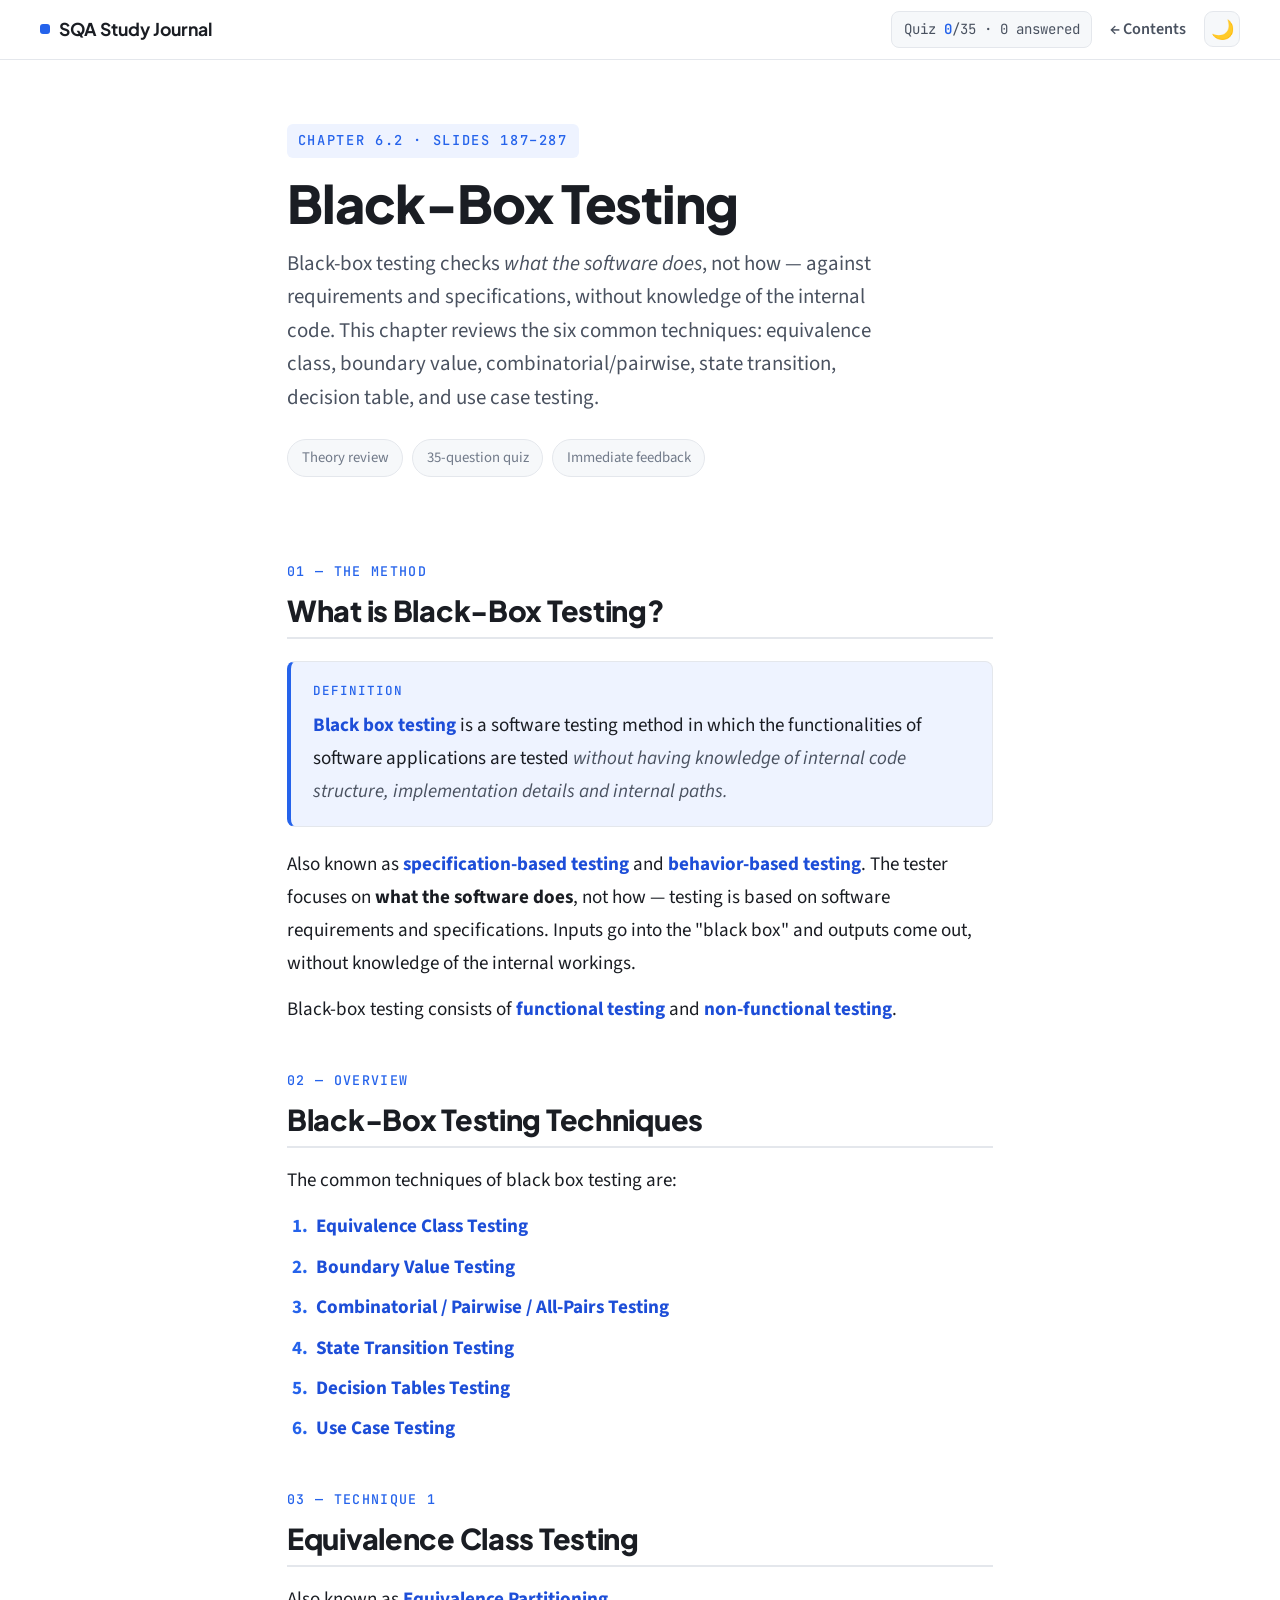
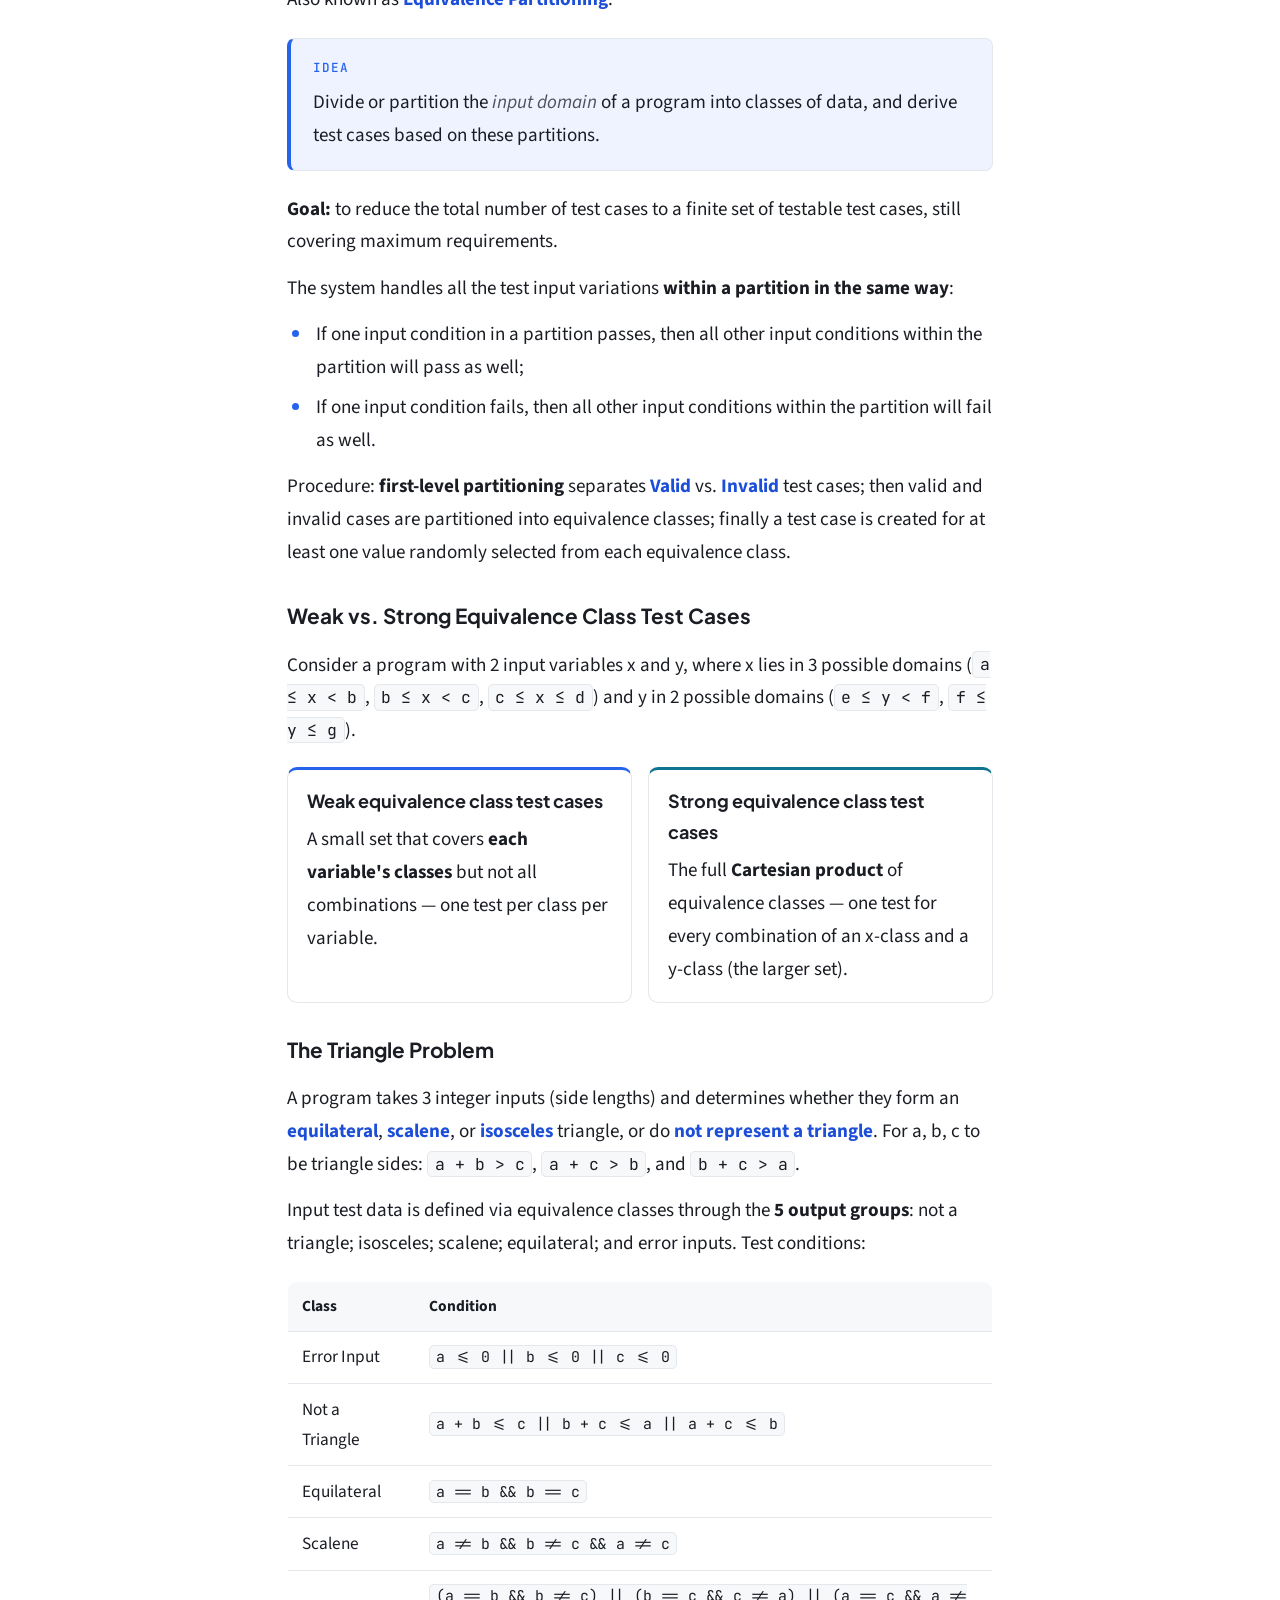
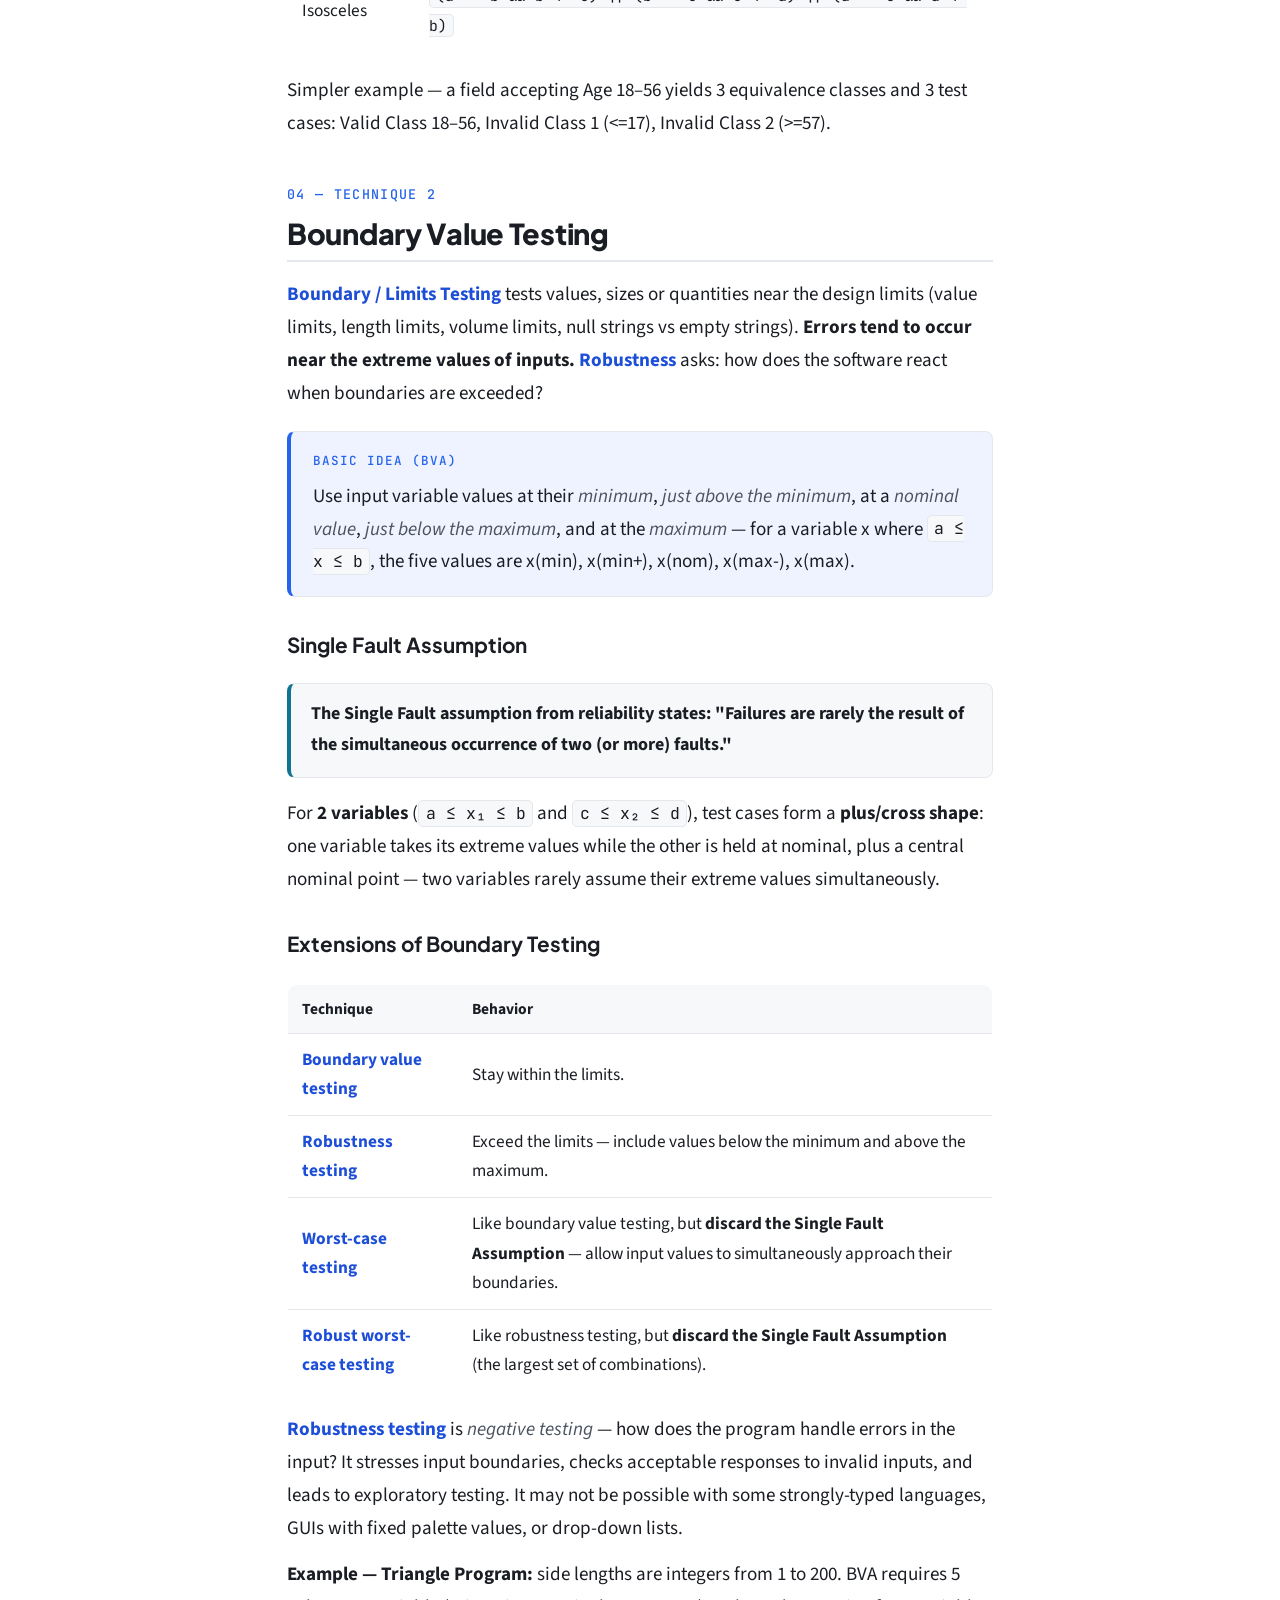
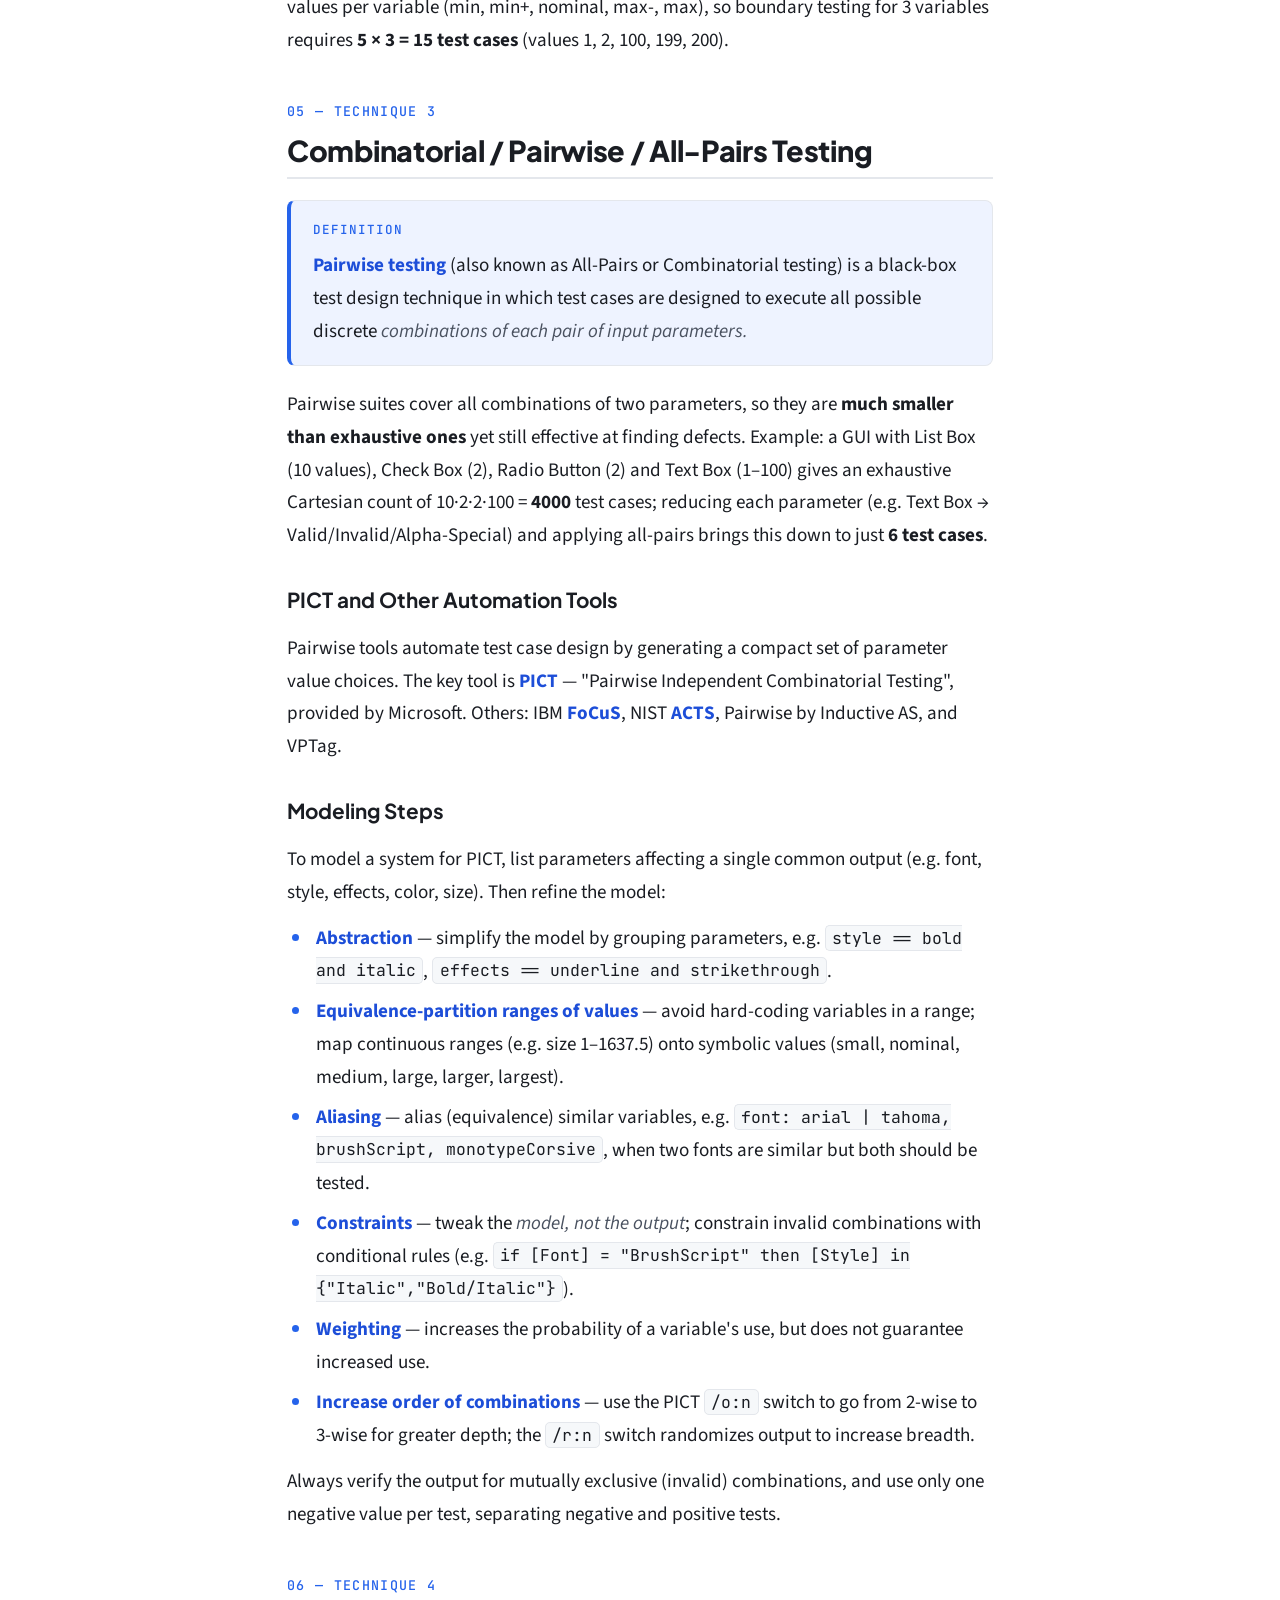
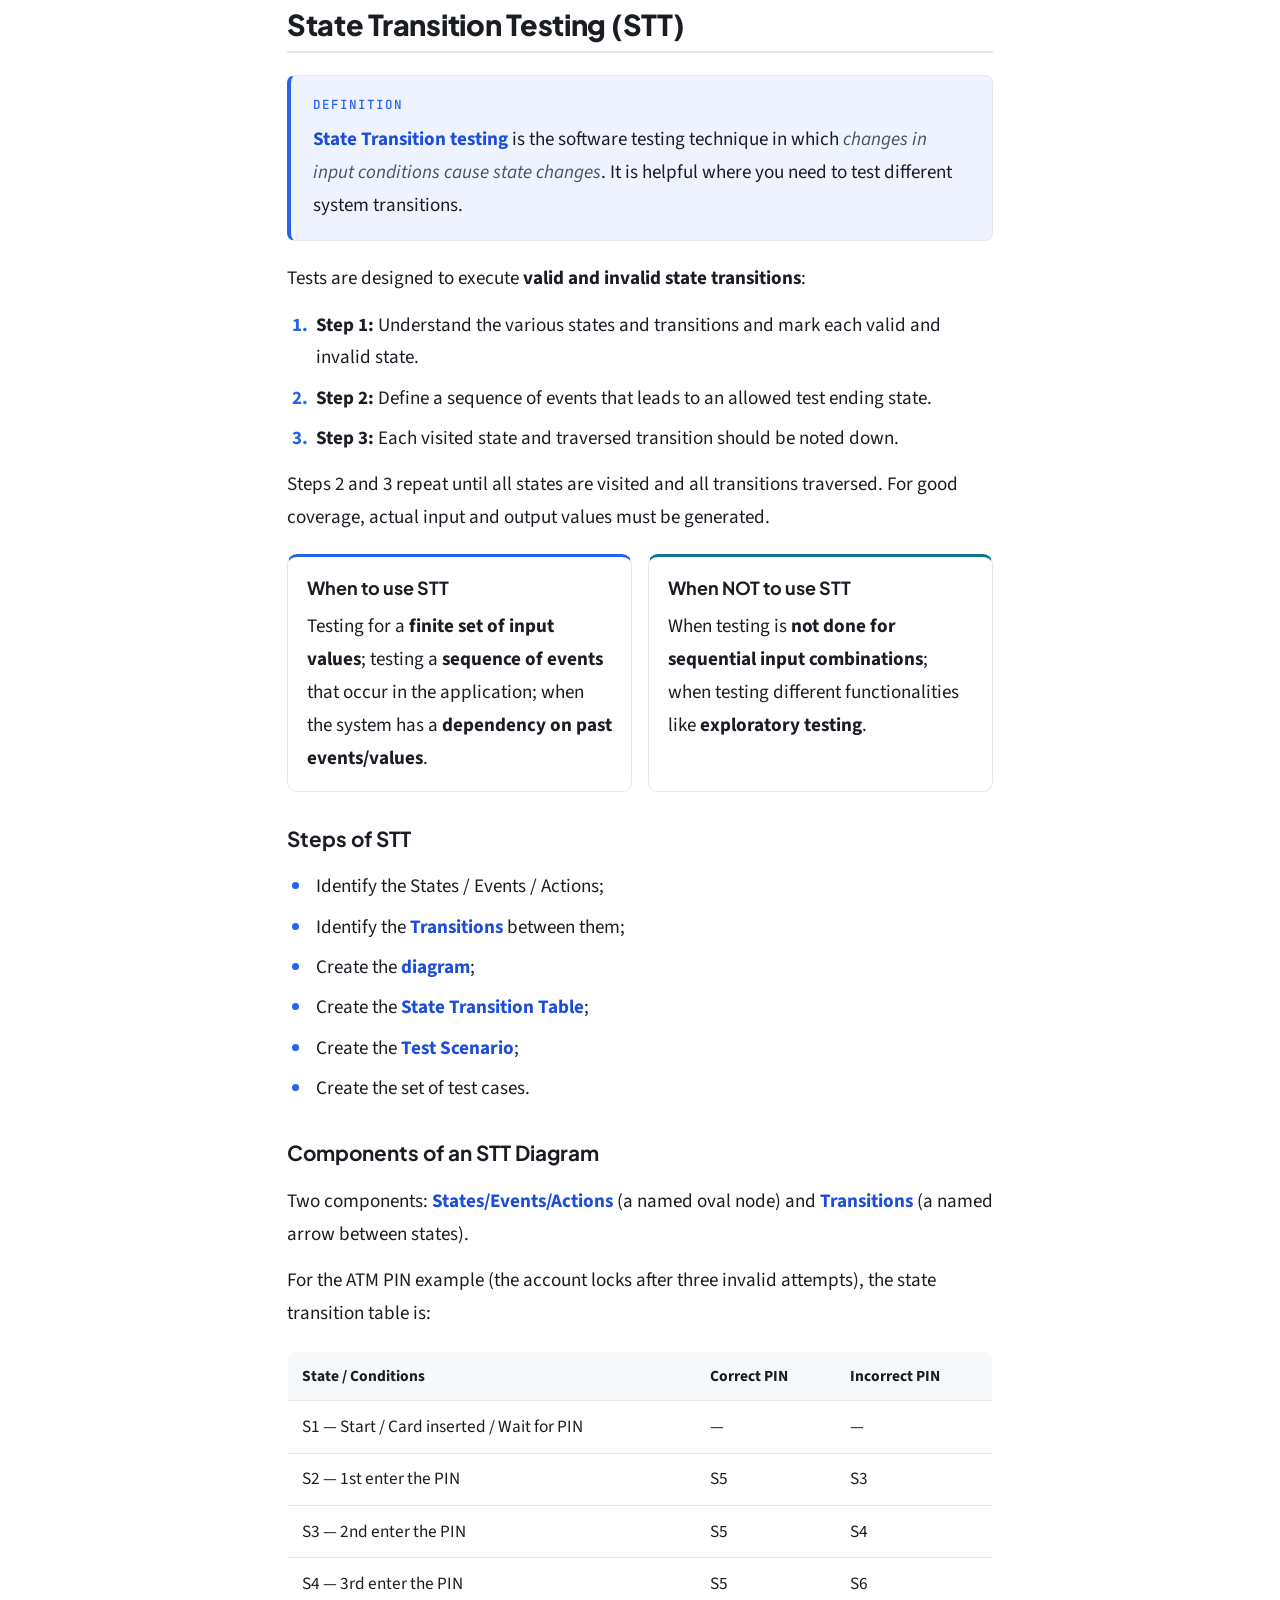
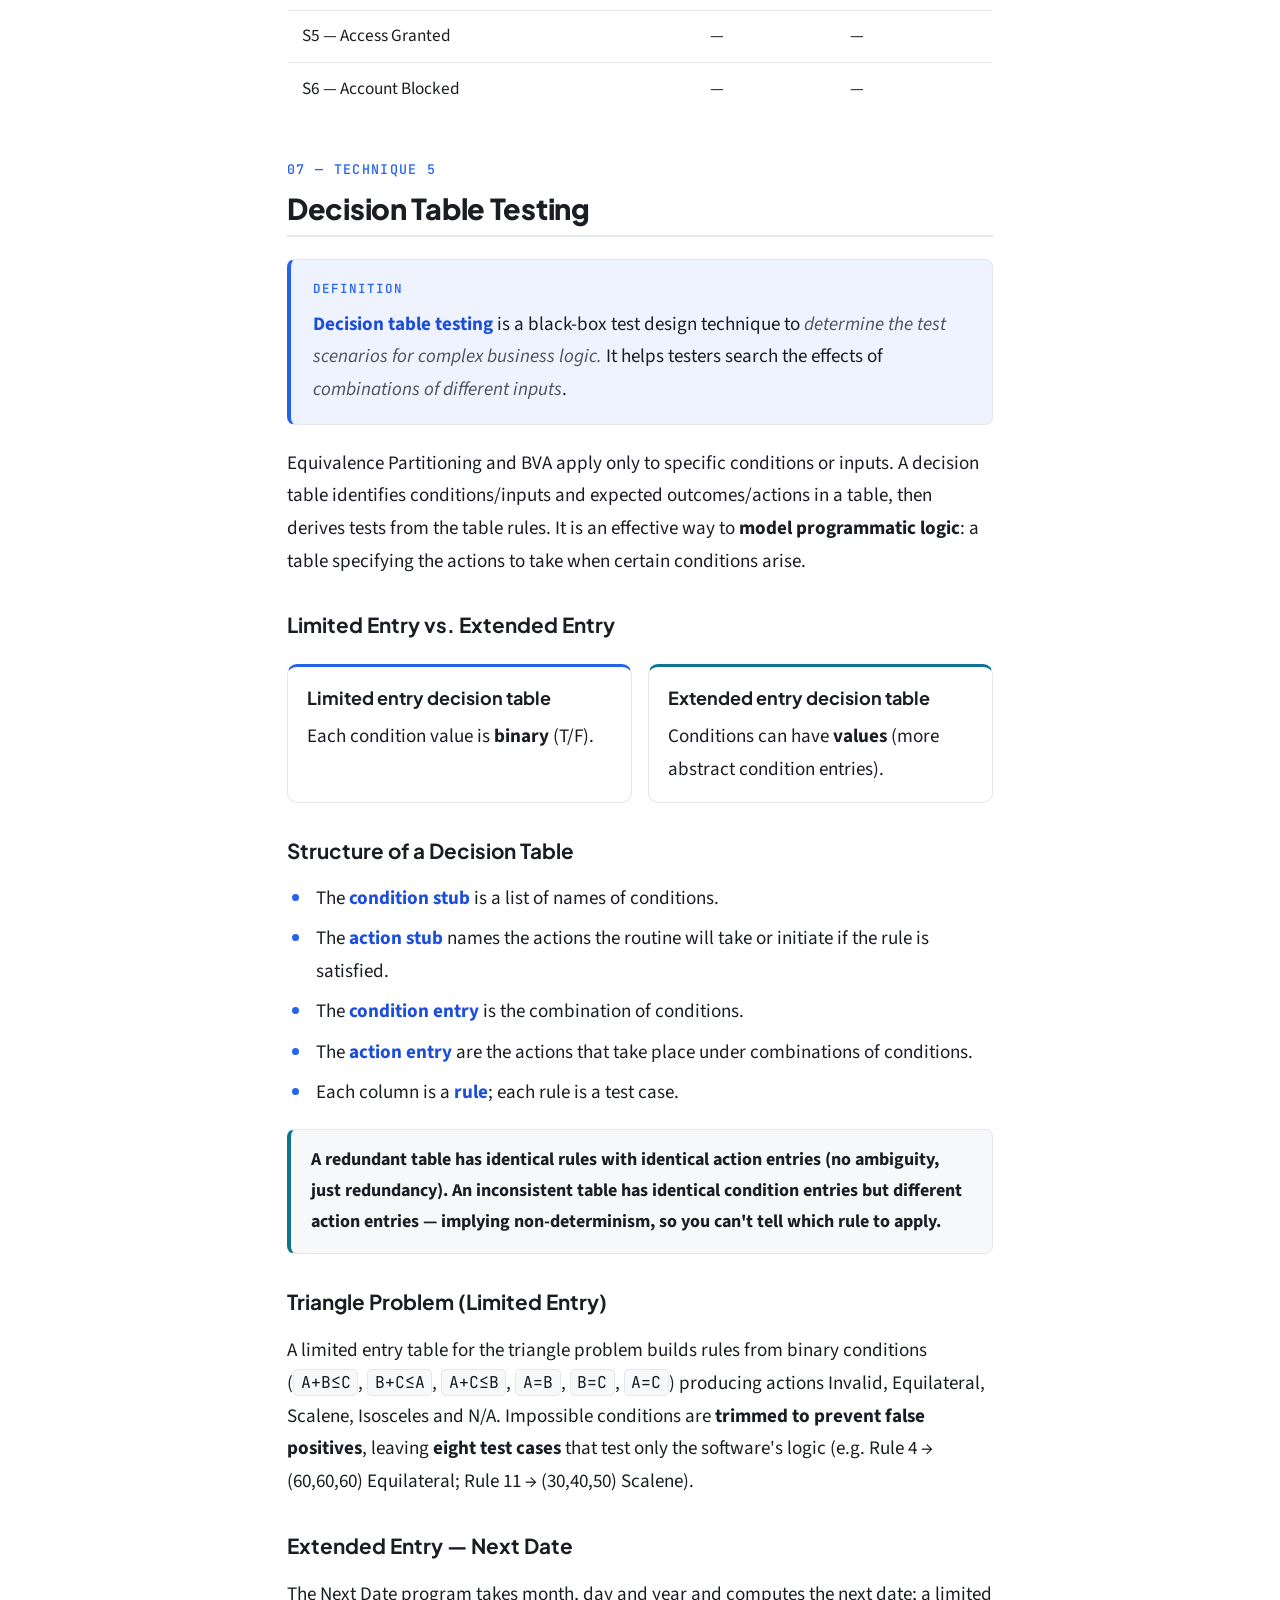
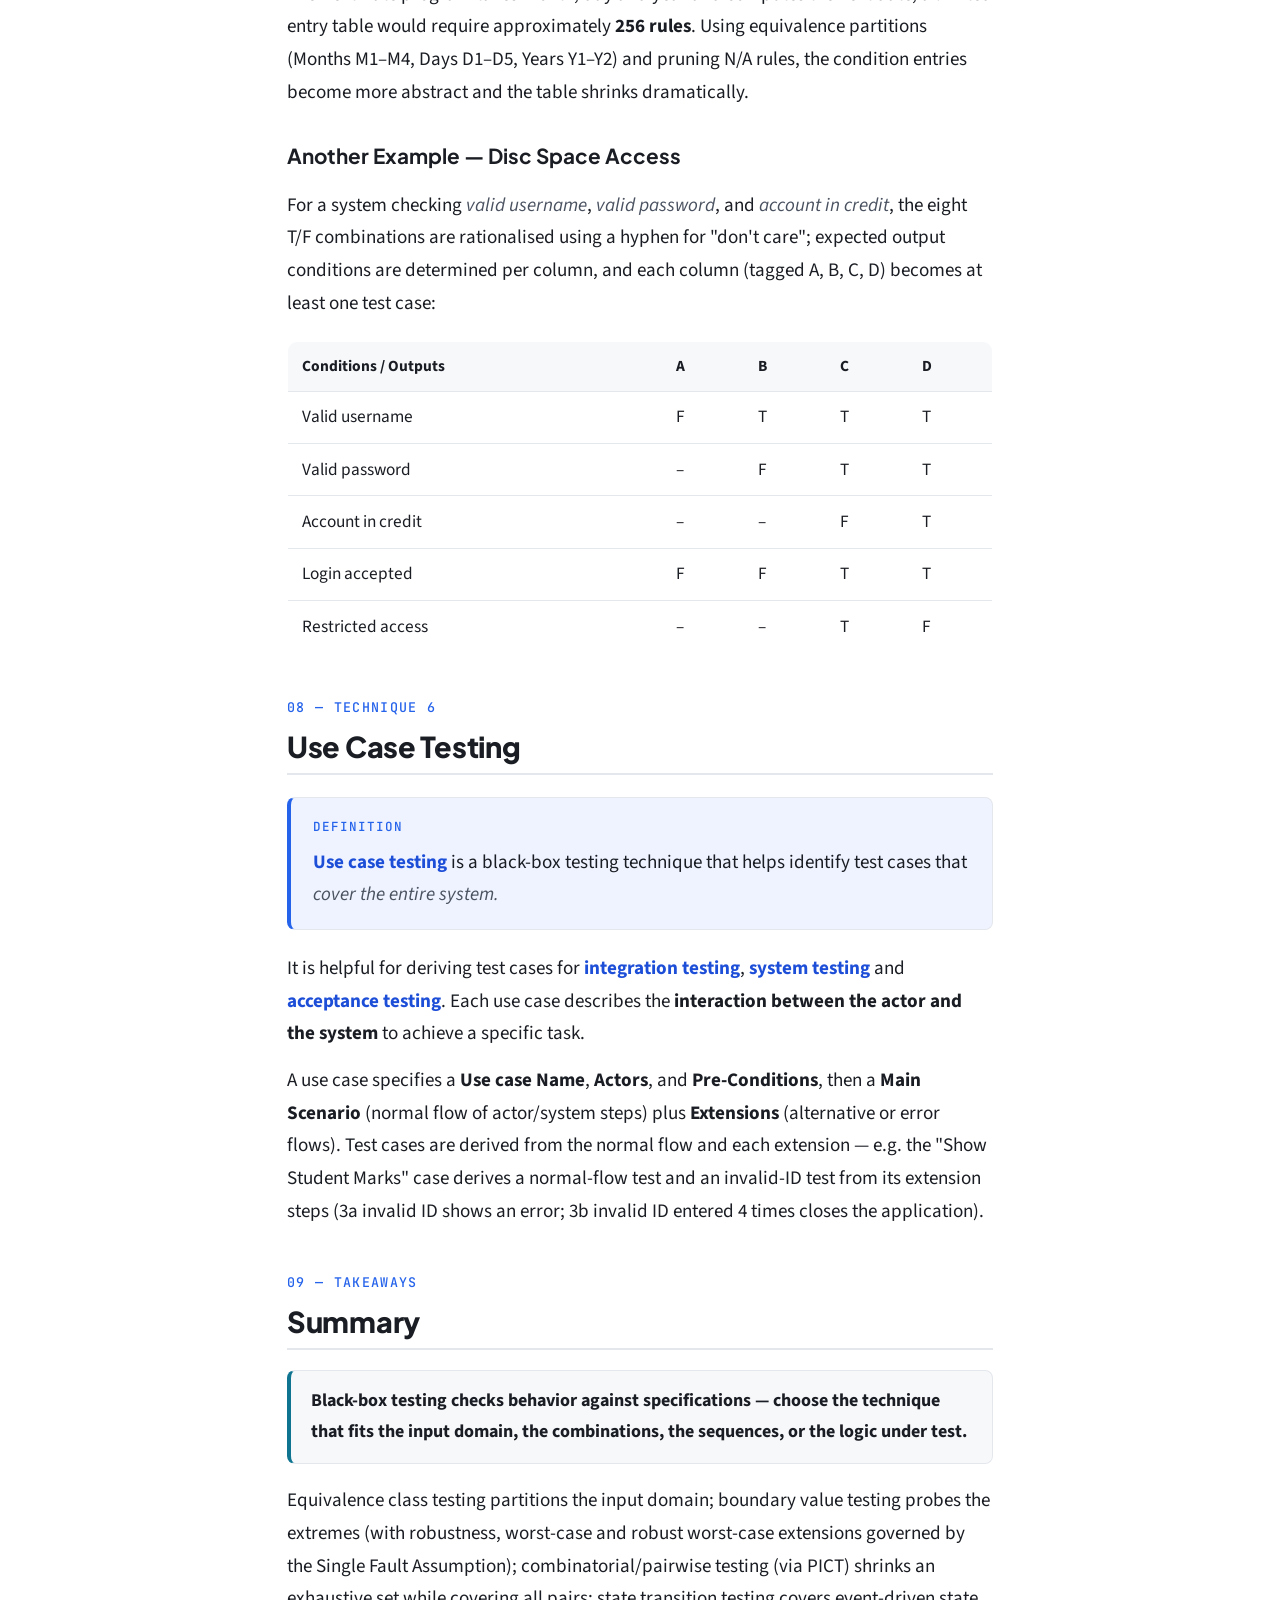
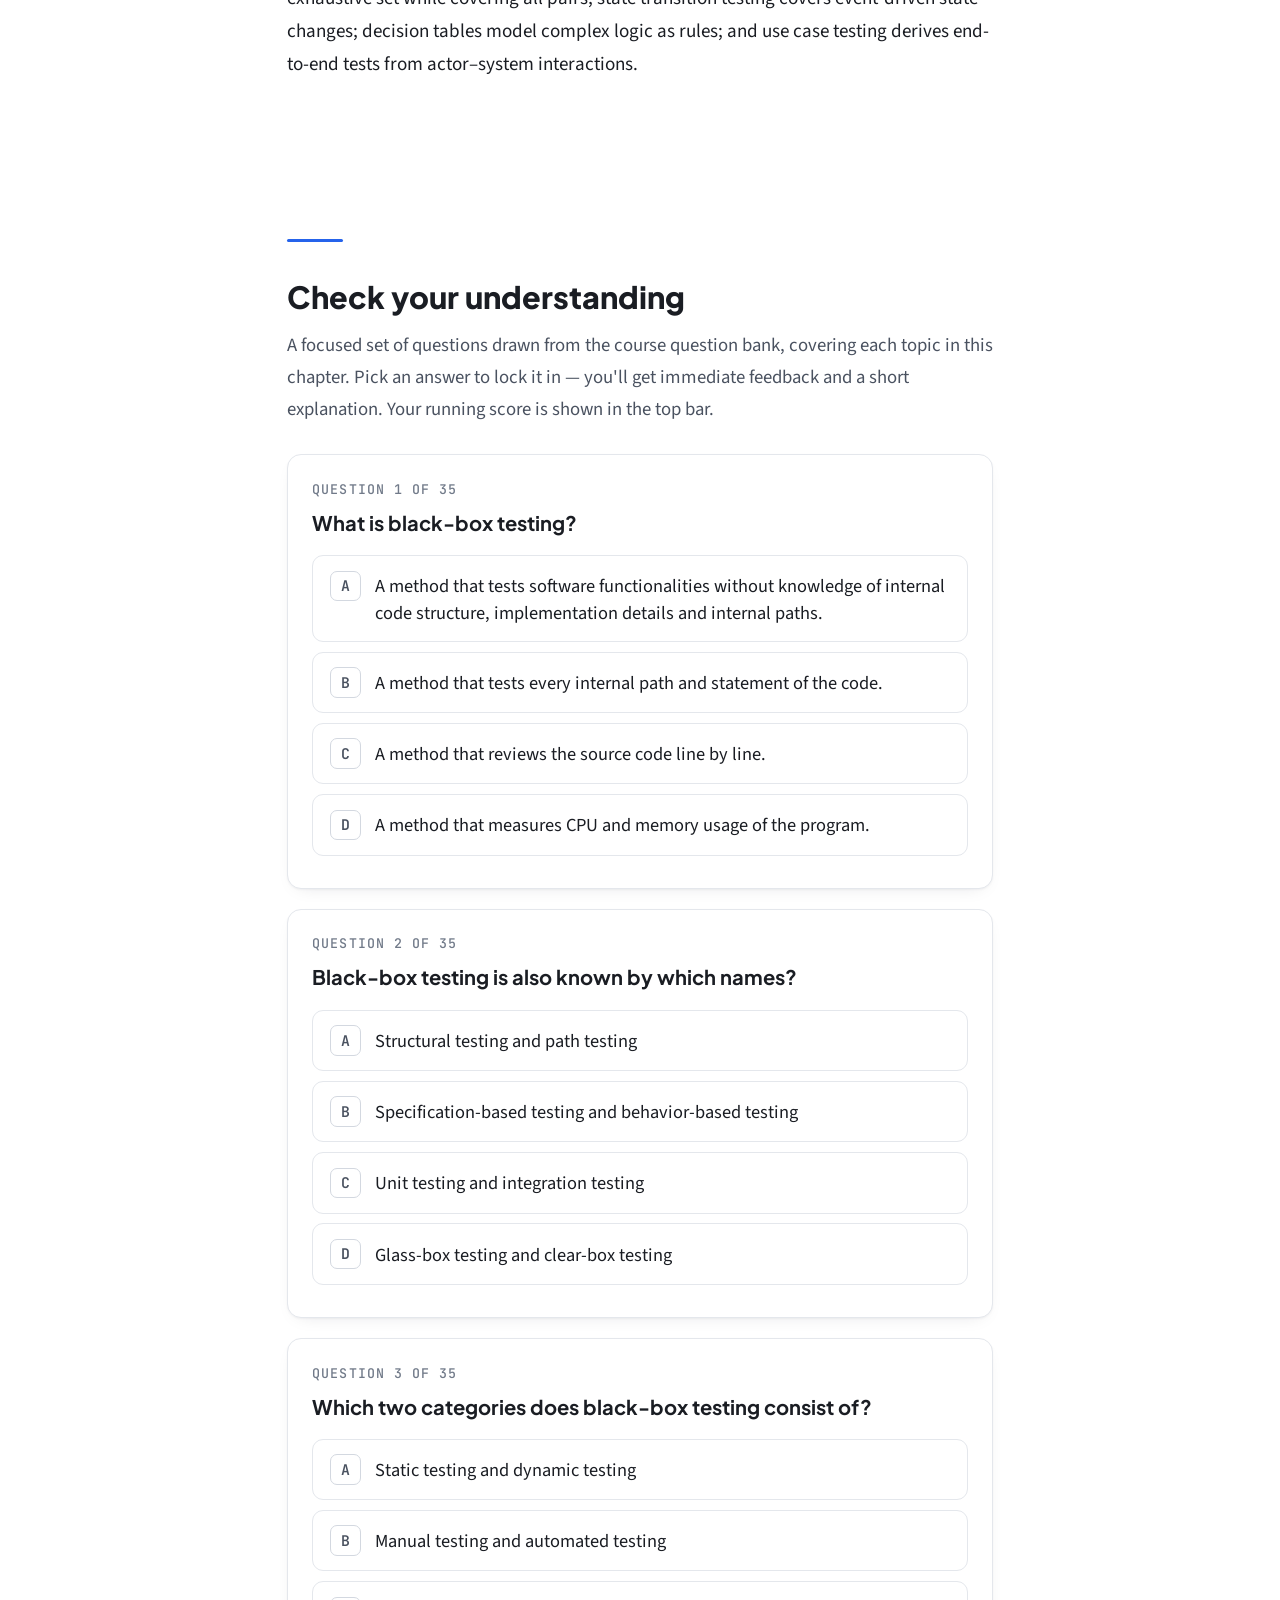
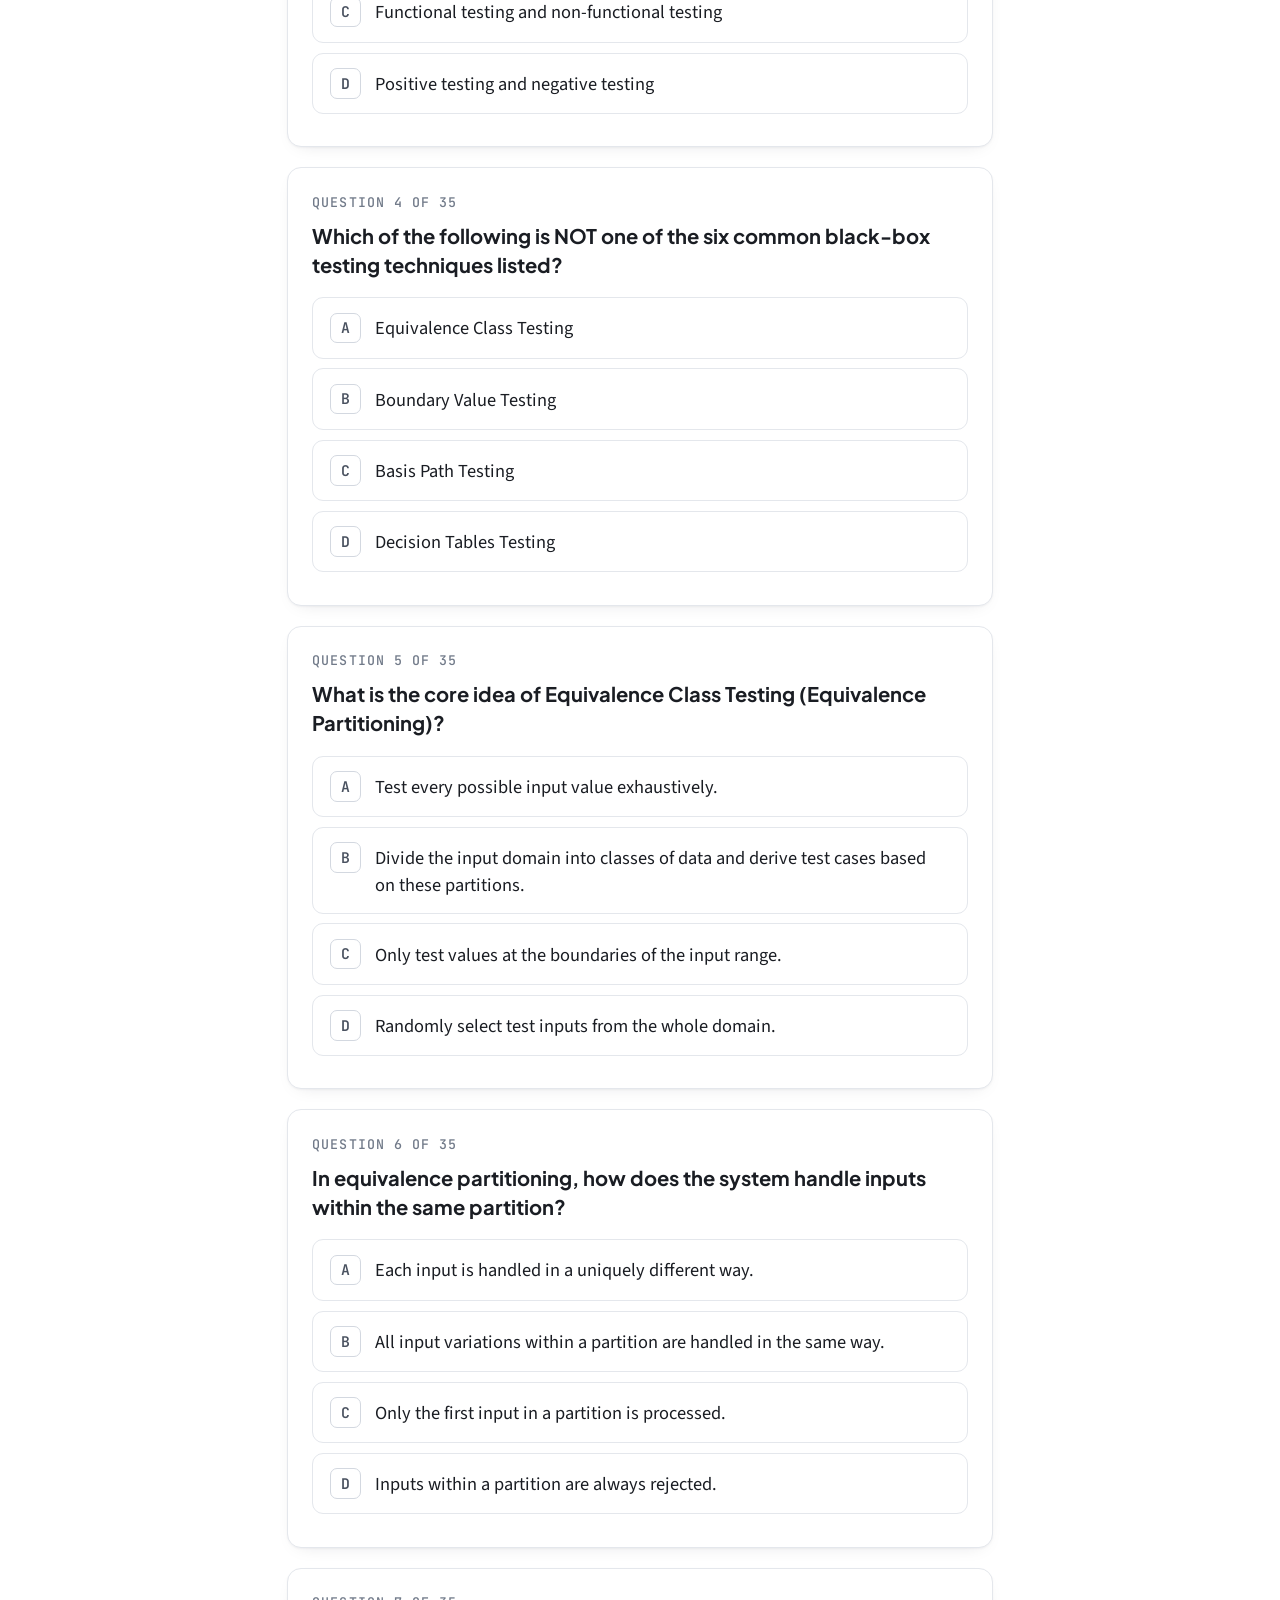
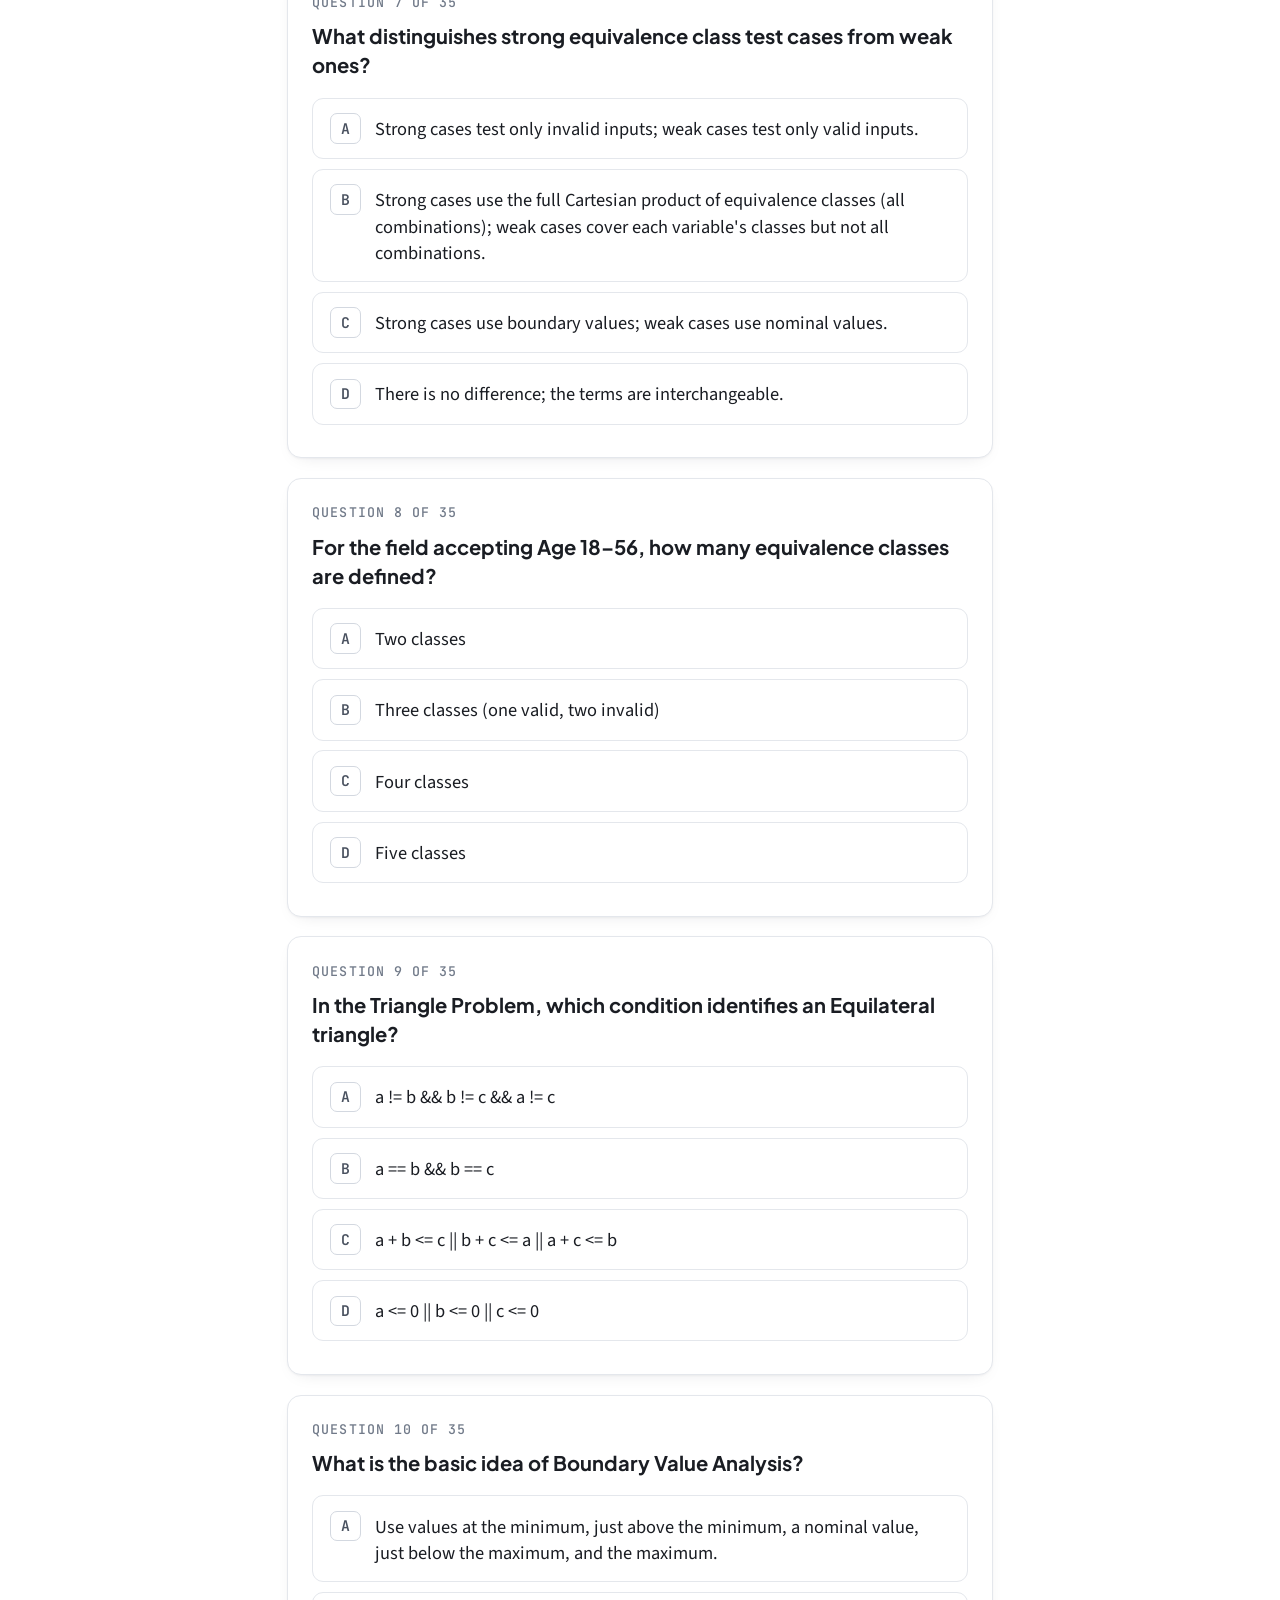
<file: chapter-06-2-black-box.html>
<!DOCTYPE html>
<html lang="en">
<head>
<meta charset="UTF-8">
<meta name="viewport" content="width=device-width, initial-scale=1.0">
<title>Ch.6.2 · Black-Box Testing — SQA Study Journal</title>
<link rel="stylesheet" href="styles.css">
<script src="theme.js"></script>
</head>
<body>
<div class="reading-progress" id="rprog"></div>

<header class="topbar">
  <a class="brand" href="index.html"><span class="dot"></span>SQA&nbsp;Study&nbsp;Journal</a>
  <span class="spacer"></span>
  <span class="score-chip" id="scoreChip">Quiz <b>0</b>/0</span>
  <a class="back" href="index.html">← Contents</a>
  <button class="theme-toggle" id="themeToggle" type="button" aria-label="Chuyển Sáng/Tối" title="Sáng / Tối">
    <span class="moon">🌙</span><span class="sun">☀️</span>
  </button>
</header>

<main class="wrap">

  <!-- ===================== HERO ===================== -->
  <section class="hero reveal">
    <p class="eyebrow">Chapter 6.2 · Slides 187–287</p>
    <h1>Black-Box Testing</h1>
    <p class="lede">Black-box testing checks <em>what the software does</em>, not how — against
       requirements and specifications, without knowledge of the internal code. This chapter
       reviews the six common techniques: equivalence class, boundary value, combinatorial/pairwise,
       state transition, decision table, and use case testing.</p>
    <div class="meta">
      <span>Theory review</span>
      <span>35-question quiz</span>
      <span>Immediate feedback</span>
    </div>
  </section>

  <!-- ===================== THEORY ===================== -->
  <article class="theory">

    <section class="sec">
      <p class="kicker">01 — The Method</p>
      <h2>What is Black-Box Testing?</h2>
      <div class="def">
        <span class="label">Definition</span>
        <p><span class="term">Black box testing</span> is a software testing method in which
           the functionalities of software applications are tested <em>without having knowledge
           of internal code structure, implementation details and internal paths.</em></p>
      </div>
      <p>Also known as <span class="term">specification-based testing</span> and
         <span class="term">behavior-based testing</span>. The tester focuses on
         <strong>what the software does</strong>, not how — testing is based on
         software requirements and specifications. Inputs go into the "black box" and outputs
         come out, without knowledge of the internal workings.</p>
      <p>Black-box testing consists of <span class="term">functional testing</span> and
         <span class="term">non-functional testing</span>.</p>
    </section>

    <section class="sec">
      <p class="kicker">02 — Overview</p>
      <h2>Black-Box Testing Techniques</h2>
      <p>The common techniques of black box testing are:</p>
      <ol>
        <li><span class="term">Equivalence Class Testing</span></li>
        <li><span class="term">Boundary Value Testing</span></li>
        <li><span class="term">Combinatorial / Pairwise / All-Pairs Testing</span></li>
        <li><span class="term">State Transition Testing</span></li>
        <li><span class="term">Decision Tables Testing</span></li>
        <li><span class="term">Use Case Testing</span></li>
      </ol>
    </section>

    <section class="sec">
      <p class="kicker">03 — Technique 1</p>
      <h2>Equivalence Class Testing</h2>
      <p>Also known as <span class="term">Equivalence Partitioning</span>.</p>
      <div class="def">
        <span class="label">Idea</span>
        <p>Divide or partition the <em>input domain</em> of a program into classes of data,
           and derive test cases based on these partitions.</p>
      </div>
      <p><strong>Goal:</strong> to reduce the total number of test cases to a finite set of
         testable test cases, still covering maximum requirements.</p>
      <p>The system handles all the test input variations <strong>within a partition in the
         same way</strong>:</p>
      <ul>
        <li>If one input condition in a partition passes, then all other input conditions within the partition will pass as well;</li>
        <li>If one input condition fails, then all other input conditions within the partition will fail as well.</li>
      </ul>
      <p>Procedure: <strong>first-level partitioning</strong> separates
         <span class="term">Valid</span> vs. <span class="term">Invalid</span> test cases; then
         valid and invalid cases are partitioned into equivalence classes; finally a test case is
         created for at least one value randomly selected from each equivalence class.</p>

      <h3>Weak vs. Strong Equivalence Class Test Cases</h3>
      <p>Consider a program with 2 input variables x and y, where x lies in 3 possible domains
         (<code>a ≤ x &lt; b</code>, <code>b ≤ x &lt; c</code>, <code>c ≤ x ≤ d</code>) and y in 2
         possible domains (<code>e ≤ y &lt; f</code>, <code>f ≤ y ≤ g</code>).</p>
      <div class="duo">
        <div class="box accent"><h4>Weak equivalence class test cases</h4>
          A small set that covers <strong>each variable's classes</strong> but not all
          combinations — one test per class per variable.</div>
        <div class="box teal"><h4>Strong equivalence class test cases</h4>
          The full <strong>Cartesian product</strong> of equivalence classes — one test for
          every combination of an x-class and a y-class (the larger set).</div>
      </div>

      <h3>The Triangle Problem</h3>
      <p>A program takes 3 integer inputs (side lengths) and determines whether they form an
         <span class="term">equilateral</span>, <span class="term">scalene</span>, or
         <span class="term">isosceles</span> triangle, or do <span class="term">not represent a
         triangle</span>. For a, b, c to be triangle sides: <code>a + b > c</code>,
         <code>a + c > b</code>, and <code>b + c > a</code>.</p>
      <p>Input test data is defined via equivalence classes through the <strong>5 output
         groups</strong>: not a triangle; isosceles; scalene; equilateral; and error inputs. Test
         conditions:</p>
      <div class="tbl-wrap">
        <table class="t">
          <thead><tr><th>Class</th><th>Condition</th></tr></thead>
          <tbody>
            <tr><td>Error Input</td><td><code>a &lt;= 0 || b &lt;= 0 || c &lt;= 0</code></td></tr>
            <tr><td>Not a Triangle</td><td><code>a + b &lt;= c || b + c &lt;= a || a + c &lt;= b</code></td></tr>
            <tr><td>Equilateral</td><td><code>a == b &amp;&amp; b == c</code></td></tr>
            <tr><td>Scalene</td><td><code>a != b &amp;&amp; b != c &amp;&amp; a != c</code></td></tr>
            <tr><td>Isosceles</td><td><code>(a == b &amp;&amp; b != c) || (b == c &amp;&amp; c != a) || (a == c &amp;&amp; a != b)</code></td></tr>
          </tbody>
        </table>
      </div>
      <p>Simpler example — a field accepting Age 18–56 yields 3 equivalence classes and 3 test
         cases: Valid Class 18–56, Invalid Class 1 (&lt;=17), Invalid Class 2 (&gt;=57).</p>
    </section>

    <section class="sec">
      <p class="kicker">04 — Technique 2</p>
      <h2>Boundary Value Testing</h2>
      <p><span class="term">Boundary / Limits Testing</span> tests values, sizes or quantities
         near the design limits (value limits, length limits, volume limits, null strings vs
         empty strings). <strong>Errors tend to occur near the extreme values of inputs.</strong>
         <span class="term">Robustness</span> asks: how does the software react when boundaries
         are exceeded?</p>
      <div class="def">
        <span class="label">Basic idea (BVA)</span>
        <p>Use input variable values at their <em>minimum</em>, <em>just above the minimum</em>,
           at a <em>nominal value</em>, <em>just below the maximum</em>, and at the
           <em>maximum</em> — for a variable x where <code>a ≤ x ≤ b</code>, the five values are
           x(min), x(min+), x(nom), x(max-), x(max).</p>
      </div>

      <h3>Single Fault Assumption</h3>
      <div class="note"><b>The Single Fault assumption from reliability states: "Failures are
        rarely the result of the simultaneous occurrence of two (or more) faults."</b></div>
      <p>For <strong>2 variables</strong> (<code>a ≤ x₁ ≤ b</code> and <code>c ≤ x₂ ≤ d</code>),
         test cases form a <strong>plus/cross shape</strong>: one variable takes its extreme
         values while the other is held at nominal, plus a central nominal point — two variables
         rarely assume their extreme values simultaneously.</p>

      <h3>Extensions of Boundary Testing</h3>
      <div class="tbl-wrap">
        <table class="t">
          <thead><tr><th>Technique</th><th>Behavior</th></tr></thead>
          <tbody>
            <tr><td><span class="term">Boundary value testing</span></td><td>Stay within the limits.</td></tr>
            <tr><td><span class="term">Robustness testing</span></td><td>Exceed the limits — include values below the minimum and above the maximum.</td></tr>
            <tr><td><span class="term">Worst-case testing</span></td><td>Like boundary value testing, but <strong>discard the Single Fault Assumption</strong> — allow input values to simultaneously approach their boundaries.</td></tr>
            <tr><td><span class="term">Robust worst-case testing</span></td><td>Like robustness testing, but <strong>discard the Single Fault Assumption</strong> (the largest set of combinations).</td></tr>
          </tbody>
        </table>
      </div>
      <p><span class="term">Robustness testing</span> is <em>negative testing</em> — how does the
         program handle errors in the input? It stresses input boundaries, checks acceptable
         responses to invalid inputs, and leads to exploratory testing. It may not be possible with
         some strongly-typed languages, GUIs with fixed palette values, or drop-down lists.</p>
      <p><strong>Example — Triangle Program:</strong> side lengths are integers from 1 to 200.
         BVA requires 5 values per variable (min, min+, nominal, max-, max), so boundary testing
         for 3 variables requires <strong>5 × 3 = 15 test cases</strong> (values 1, 2, 100, 199,
         200).</p>
    </section>

    <section class="sec">
      <p class="kicker">05 — Technique 3</p>
      <h2>Combinatorial / Pairwise / All-Pairs Testing</h2>
      <div class="def">
        <span class="label">Definition</span>
        <p><span class="term">Pairwise testing</span> (also known as All-Pairs or Combinatorial
           testing) is a black-box test design technique in which test cases are designed to
           execute all possible discrete <em>combinations of each pair of input parameters.</em></p>
      </div>
      <p>Pairwise suites cover all combinations of two parameters, so they are <strong>much smaller
         than exhaustive ones</strong> yet still effective at finding defects. Example: a GUI with
         List Box (10 values), Check Box (2), Radio Button (2) and Text Box (1–100) gives an
         exhaustive Cartesian count of 10·2·2·100 = <strong>4000</strong> test cases; reducing each
         parameter (e.g. Text Box → Valid/Invalid/Alpha-Special) and applying all-pairs brings this
         down to just <strong>6 test cases</strong>.</p>

      <h3>PICT and Other Automation Tools</h3>
      <p>Pairwise tools automate test case design by generating a compact set of parameter value
         choices. The key tool is <span class="term">PICT</span> — "Pairwise Independent
         Combinatorial Testing", provided by Microsoft. Others: IBM <span class="term">FoCuS</span>,
         NIST <span class="term">ACTS</span>, Pairwise by Inductive AS, and VPTag.</p>

      <h3>Modeling Steps</h3>
      <p>To model a system for PICT, list parameters affecting a single common output (e.g. font,
         style, effects, color, size). Then refine the model:</p>
      <ul>
        <li><span class="term">Abstraction</span> — simplify the model by grouping parameters,
            e.g. <code>style == bold and italic</code>, <code>effects == underline and strikethrough</code>.</li>
        <li><span class="term">Equivalence-partition ranges of values</span> — avoid hard-coding
            variables in a range; map continuous ranges (e.g. size 1–1637.5) onto symbolic values
            (small, nominal, medium, large, larger, largest).</li>
        <li><span class="term">Aliasing</span> — alias (equivalence) similar variables, e.g.
            <code>font: arial | tahoma, brushScript, monotypeCorsive</code>, when two fonts are
            similar but both should be tested.</li>
        <li><span class="term">Constraints</span> — tweak the <em>model, not the output</em>;
            constrain invalid combinations with conditional rules (e.g.
            <code>if [Font] = "BrushScript" then [Style] in {"Italic","Bold/Italic"}</code>).</li>
        <li><span class="term">Weighting</span> — increases the probability of a variable's use,
            but does not guarantee increased use.</li>
        <li><span class="term">Increase order of combinations</span> — use the PICT
            <code>/o:n</code> switch to go from 2-wise to 3-wise for greater depth; the
            <code>/r:n</code> switch randomizes output to increase breadth.</li>
      </ul>
      <p>Always verify the output for mutually exclusive (invalid) combinations, and use only one
         negative value per test, separating negative and positive tests.</p>
    </section>

    <section class="sec">
      <p class="kicker">06 — Technique 4</p>
      <h2>State Transition Testing (STT)</h2>
      <div class="def">
        <span class="label">Definition</span>
        <p><span class="term">State Transition testing</span> is the software testing technique in
           which <em>changes in input conditions cause state changes</em>. It is helpful where you
           need to test different system transitions.</p>
      </div>
      <p>Tests are designed to execute <strong>valid and invalid state transitions</strong>:</p>
      <ol>
        <li><strong>Step 1:</strong> Understand the various states and transitions and mark each valid and invalid state.</li>
        <li><strong>Step 2:</strong> Define a sequence of events that leads to an allowed test ending state.</li>
        <li><strong>Step 3:</strong> Each visited state and traversed transition should be noted down.</li>
      </ol>
      <p>Steps 2 and 3 repeat until all states are visited and all transitions traversed. For good
         coverage, actual input and output values must be generated.</p>

      <div class="duo">
        <div class="box accent"><h4>When to use STT</h4>
          Testing for a <strong>finite set of input values</strong>; testing a
          <strong>sequence of events</strong> that occur in the application; when the system has a
          <strong>dependency on past events/values</strong>.</div>
        <div class="box teal"><h4>When NOT to use STT</h4>
          When testing is <strong>not done for sequential input combinations</strong>; when
          testing different functionalities like <strong>exploratory testing</strong>.</div>
      </div>

      <h3>Steps of STT</h3>
      <ul>
        <li>Identify the States / Events / Actions;</li>
        <li>Identify the <span class="term">Transitions</span> between them;</li>
        <li>Create the <span class="term">diagram</span>;</li>
        <li>Create the <span class="term">State Transition Table</span>;</li>
        <li>Create the <span class="term">Test Scenario</span>;</li>
        <li>Create the set of test cases.</li>
      </ul>

      <h3>Components of an STT Diagram</h3>
      <p>Two components: <span class="term">States/Events/Actions</span> (a named oval node) and
         <span class="term">Transitions</span> (a named arrow between states).</p>
      <p>For the ATM PIN example (the account locks after three invalid attempts), the state
         transition table is:</p>
      <div class="tbl-wrap">
        <table class="t">
          <thead><tr><th>State / Conditions</th><th>Correct PIN</th><th>Incorrect PIN</th></tr></thead>
          <tbody>
            <tr><td>S1 — Start / Card inserted / Wait for PIN</td><td>—</td><td>—</td></tr>
            <tr><td>S2 — 1st enter the PIN</td><td>S5</td><td>S3</td></tr>
            <tr><td>S3 — 2nd enter the PIN</td><td>S5</td><td>S4</td></tr>
            <tr><td>S4 — 3rd enter the PIN</td><td>S5</td><td>S6</td></tr>
            <tr><td>S5 — Access Granted</td><td>—</td><td>—</td></tr>
            <tr><td>S6 — Account Blocked</td><td>—</td><td>—</td></tr>
          </tbody>
        </table>
      </div>
    </section>

    <section class="sec">
      <p class="kicker">07 — Technique 5</p>
      <h2>Decision Table Testing</h2>
      <div class="def">
        <span class="label">Definition</span>
        <p><span class="term">Decision table testing</span> is a black-box test design technique
           to <em>determine the test scenarios for complex business logic.</em> It helps testers
           search the effects of <em>combinations of different inputs</em>.</p>
      </div>
      <p>Equivalence Partitioning and BVA apply only to specific conditions or inputs. A decision
         table identifies conditions/inputs and expected outcomes/actions in a table, then derives
         tests from the table rules. It is an effective way to <strong>model programmatic
         logic</strong>: a table specifying the actions to take when certain conditions arise.</p>

      <h3>Limited Entry vs. Extended Entry</h3>
      <div class="duo">
        <div class="box accent"><h4>Limited entry decision table</h4>
          Each condition value is <strong>binary</strong> (T/F).</div>
        <div class="box teal"><h4>Extended entry decision table</h4>
          Conditions can have <strong>values</strong> (more abstract condition entries).</div>
      </div>

      <h3>Structure of a Decision Table</h3>
      <ul>
        <li>The <span class="term">condition stub</span> is a list of names of conditions.</li>
        <li>The <span class="term">action stub</span> names the actions the routine will take or initiate if the rule is satisfied.</li>
        <li>The <span class="term">condition entry</span> is the combination of conditions.</li>
        <li>The <span class="term">action entry</span> are the actions that take place under combinations of conditions.</li>
        <li>Each column is a <span class="term">rule</span>; each rule is a test case.</li>
      </ul>
      <div class="note"><b>A redundant table has identical rules with identical action entries
        (no ambiguity, just redundancy). An inconsistent table has identical condition entries but
        different action entries — implying non-determinism, so you can't tell which rule to apply.</b></div>

      <h3>Triangle Problem (Limited Entry)</h3>
      <p>A limited entry table for the triangle problem builds rules from binary conditions
         (<code>A+B≤C</code>, <code>B+C≤A</code>, <code>A+C≤B</code>, <code>A=B</code>,
         <code>B=C</code>, <code>A=C</code>) producing actions Invalid, Equilateral, Scalene,
         Isosceles and N/A. Impossible conditions are <strong>trimmed to prevent false
         positives</strong>, leaving <strong>eight test cases</strong> that test only the software's
         logic (e.g. Rule 4 → (60,60,60) Equilateral; Rule 11 → (30,40,50) Scalene).</p>

      <h3>Extended Entry — Next Date</h3>
      <p>The Next Date program takes month, day and year and computes the next date; a limited
         entry table would require approximately <strong>256 rules</strong>. Using equivalence
         partitions (Months M1–M4, Days D1–D5, Years Y1–Y2) and pruning N/A rules, the condition
         entries become more abstract and the table shrinks dramatically.</p>

      <h3>Another Example — Disc Space Access</h3>
      <p>For a system checking <em>valid username</em>, <em>valid password</em>, and
         <em>account in credit</em>, the eight T/F combinations are rationalised using a hyphen for
         "don't care"; expected output conditions are determined per column, and each column
         (tagged A, B, C, D) becomes at least one test case:</p>
      <div class="tbl-wrap">
        <table class="t">
          <thead><tr><th>Conditions / Outputs</th><th>A</th><th>B</th><th>C</th><th>D</th></tr></thead>
          <tbody>
            <tr><td>Valid username</td><td>F</td><td>T</td><td>T</td><td>T</td></tr>
            <tr><td>Valid password</td><td>–</td><td>F</td><td>T</td><td>T</td></tr>
            <tr><td>Account in credit</td><td>–</td><td>–</td><td>F</td><td>T</td></tr>
            <tr><td>Login accepted</td><td>F</td><td>F</td><td>T</td><td>T</td></tr>
            <tr><td>Restricted access</td><td>–</td><td>–</td><td>T</td><td>F</td></tr>
          </tbody>
        </table>
      </div>
    </section>

    <section class="sec">
      <p class="kicker">08 — Technique 6</p>
      <h2>Use Case Testing</h2>
      <div class="def">
        <span class="label">Definition</span>
        <p><span class="term">Use case testing</span> is a black-box testing technique that helps
           identify test cases that <em>cover the entire system.</em></p>
      </div>
      <p>It is helpful for deriving test cases for <span class="term">integration testing</span>,
         <span class="term">system testing</span> and <span class="term">acceptance testing</span>.
         Each use case describes the <strong>interaction between the actor and the system</strong>
         to achieve a specific task.</p>
      <p>A use case specifies a <strong>Use case Name</strong>, <strong>Actors</strong>, and
         <strong>Pre-Conditions</strong>, then a <strong>Main Scenario</strong> (normal flow of
         actor/system steps) plus <strong>Extensions</strong> (alternative or error flows). Test
         cases are derived from the normal flow and each extension — e.g. the "Show Student Marks"
         case derives a normal-flow test and an invalid-ID test from its extension steps (3a invalid
         ID shows an error; 3b invalid ID entered 4 times closes the application).</p>
    </section>

    <section class="sec">
      <p class="kicker">09 — Takeaways</p>
      <h2>Summary</h2>
      <div class="note"><b>Black-box testing checks behavior against specifications — choose the
        technique that fits the input domain, the combinations, the sequences, or the logic under
        test.</b></div>
      <p>Equivalence class testing partitions the input domain; boundary value testing probes the
         extremes (with robustness, worst-case and robust worst-case extensions governed by the
         Single Fault Assumption); combinatorial/pairwise testing (via PICT) shrinks an exhaustive
         set while covering all pairs; state transition testing covers event-driven state changes;
         decision tables model complex logic as rules; and use case testing derives end-to-end
         tests from actor–system interactions.</p>
    </section>
  </article>

  <!-- ===================== QUIZ ===================== -->
  <section class="quiz-sec">
    <div class="quiz-head">
      <h2>Check your understanding</h2>
    </div>
    <p class="quiz-intro">A focused set of questions drawn from the course question bank,
       covering each topic in this chapter. Pick an answer to lock it in — you'll get
       immediate feedback and a short explanation. Your running score is shown in the top bar.</p>

    <div id="quiz"></div>

    <div class="results" id="results">
      <div class="ring"><i>0%</i></div>
      <div class="msg">
        <h3>You scored 0 / 0</h3>
        <p>Review and try again any time.</p>
      </div>
      <button class="btn" onclick="location.reload()">Retake quiz ↺</button>
    </div>
  </section>

  <nav class="footnav">
    <a href="chapter-06-1-methods-techniques.html">← Chapter 6.1 · Methods &amp; Techniques</a>
    <a href="chapter-07-white-box.html">Chapter 7 · White-Box Testing →</a>
  </nav>
</main>

<script>
window.STUDY = {
  quiz: [
    {
      q: "What is black-box testing?",
      options: [
        "A method that tests software functionalities without knowledge of internal code structure, implementation details and internal paths.",
        "A method that tests every internal path and statement of the code.",
        "A method that reviews the source code line by line.",
        "A method that measures CPU and memory usage of the program."
      ],
      answer: 0,
      explain: "Black box testing tests the functionalities of an application <strong>without having knowledge of internal code structure, implementation details and internal paths</strong>."
    },
    {
      q: "Black-box testing is also known by which names?",
      options: [
        "Structural testing and path testing",
        "Specification-based testing and behavior-based testing",
        "Unit testing and integration testing",
        "Glass-box testing and clear-box testing"
      ],
      answer: 1,
      explain: "Black box testing is also known as <strong>specification-based testing</strong> and <strong>behavior-based testing</strong> — the tester focuses on what the software does, not how."
    },
    {
      q: "Which two categories does black-box testing consist of?",
      options: [
        "Static testing and dynamic testing",
        "Manual testing and automated testing",
        "Functional testing and non-functional testing",
        "Positive testing and negative testing"
      ],
      answer: 2,
      explain: "Black box testing consists of <strong>functional testing</strong> and <strong>non-functional testing</strong>."
    },
    {
      q: "Which of the following is NOT one of the six common black-box testing techniques listed?",
      options: [
        "Equivalence Class Testing",
        "Boundary Value Testing",
        "Basis Path Testing",
        "Decision Tables Testing"
      ],
      answer: 2,
      explain: "The six techniques are Equivalence Class, Boundary Value, Combinatorial/Pairwise, State Transition, Decision Tables, and Use Case testing. <strong>Basis Path Testing</strong> is a white-box technique."
    },
    {
      q: "What is the core idea of Equivalence Class Testing (Equivalence Partitioning)?",
      options: [
        "Test every possible input value exhaustively.",
        "Divide the input domain into classes of data and derive test cases based on these partitions.",
        "Only test values at the boundaries of the input range.",
        "Randomly select test inputs from the whole domain."
      ],
      answer: 1,
      explain: "The idea is to <strong>divide or partition the input domain into classes of data</strong> and derive test cases based on these partitions, reducing the number of test cases while still covering maximum requirements."
    },
    {
      q: "In equivalence partitioning, how does the system handle inputs within the same partition?",
      options: [
        "Each input is handled in a uniquely different way.",
        "All input variations within a partition are handled in the same way.",
        "Only the first input in a partition is processed.",
        "Inputs within a partition are always rejected."
      ],
      answer: 1,
      explain: "The system handles all test input variations <strong>within a partition in the same way</strong> — if one passes, all pass; if one fails, all fail."
    },
    {
      q: "What distinguishes strong equivalence class test cases from weak ones?",
      options: [
        "Strong cases test only invalid inputs; weak cases test only valid inputs.",
        "Strong cases use the full Cartesian product of equivalence classes (all combinations); weak cases cover each variable's classes but not all combinations.",
        "Strong cases use boundary values; weak cases use nominal values.",
        "There is no difference; the terms are interchangeable."
      ],
      answer: 1,
      explain: "<strong>Strong</strong> equivalence class testing uses the full Cartesian product of classes (every combination), while <strong>weak</strong> testing covers each variable's classes but not all combinations."
    },
    {
      q: "For the field accepting Age 18–56, how many equivalence classes are defined?",
      options: [
        "Two classes",
        "Three classes (one valid, two invalid)",
        "Four classes",
        "Five classes"
      ],
      answer: 1,
      explain: "Three classes: Valid (18–56), Invalid 1 (&lt;=17), and Invalid 2 (&gt;=57) — giving 3 test cases."
    },
    {
      q: "In the Triangle Problem, which condition identifies an Equilateral triangle?",
      options: [
        "a != b && b != c && a != c",
        "a == b && b == c",
        "a + b <= c || b + c <= a || a + c <= b",
        "a <= 0 || b <= 0 || c <= 0"
      ],
      answer: 1,
      explain: "Equilateral is identified by <code>a == b &amp;&amp; b == c</code> (all three sides equal). Scalene uses all-unequal, and the error/not-a-triangle conditions are the others."
    },
    {
      q: "What is the basic idea of Boundary Value Analysis?",
      options: [
        "Use values at the minimum, just above the minimum, a nominal value, just below the maximum, and the maximum.",
        "Use only the nominal (middle) value of each variable.",
        "Use random values spread across the entire range.",
        "Use only the absolute minimum and maximum values."
      ],
      answer: 0,
      explain: "BVA uses input values at their <strong>minimum, just above the minimum, a nominal value, just below the maximum, and the maximum</strong> — because errors tend to occur near the extreme values."
    },
    {
      q: "What does the Single Fault Assumption state?",
      options: [
        "Every fault causes exactly one failure.",
        "Failures are rarely the result of the simultaneous occurrence of two or more faults.",
        "Only one fault can exist in a program at a time.",
        "Faults at boundaries are the only faults worth testing."
      ],
      answer: 1,
      explain: "The Single Fault assumption from reliability states: <strong>\"Failures are rarely the result of the simultaneous occurrence of two (or more) faults.\"</strong>"
    },
    {
      q: "How does Robustness testing extend Boundary Value testing?",
      options: [
        "It includes values below the minimum and above the maximum (exceeds the limits).",
        "It stays strictly within the limits.",
        "It tests only nominal values.",
        "It removes all invalid inputs from testing."
      ],
      answer: 0,
      explain: "Robustness testing <strong>includes values below the minimum and above the maximum</strong> — it exceeds the limits, a form of negative testing checking how the program handles input errors."
    },
    {
      q: "What distinguishes Worst-Case testing from ordinary Boundary Value testing?",
      options: [
        "It tests only one variable at a time.",
        "It discards the Single Fault Assumption, allowing input values to simultaneously approach their boundaries.",
        "It stays within the limits and uses fewer test cases.",
        "It only applies to single-variable programs."
      ],
      answer: 1,
      explain: "Worst-case testing <strong>discards the Single Fault Assumption</strong> and allows input values to simultaneously approach their boundaries (testing combinations of extremes)."
    },
    {
      q: "For the Triangle Program with side lengths from 1 to 200, how many boundary value test cases are required for the 3 variables?",
      options: [
        "5 test cases",
        "9 test cases",
        "15 test cases (5 × 3)",
        "200 test cases"
      ],
      answer: 2,
      explain: "BVA requires 5 values per variable (min, min+, nominal, max-, max), so 3 variables require <strong>5 × 3 = 15 test cases</strong>."
    },
    {
      q: "What does Pairwise (All-Pairs / Combinatorial) testing design test cases to execute?",
      options: [
        "All possible exhaustive combinations of every parameter.",
        "All possible discrete combinations of each pair of input parameters.",
        "Only the boundary values of each parameter.",
        "A single random combination of all parameters."
      ],
      answer: 1,
      explain: "Pairwise testing designs test cases to execute <strong>all possible discrete combinations of each pair of input parameters</strong> — much smaller than exhaustive yet still effective."
    },
    {
      q: "Which automation tool for pairwise testing is provided by Microsoft?",
      options: [
        "ACTS (NIST)",
        "FoCuS (IBM)",
        "PICT — Pairwise Independent Combinatorial Testing",
        "Selenium"
      ],
      answer: 2,
      explain: "<strong>PICT</strong> — 'Pairwise Independent Combinatorial Testing' — is provided by Microsoft Corp. ACTS is from NIST and FoCuS is from IBM."
    },
    {
      q: "In PICT modeling, what does 'aliasing' refer to?",
      options: [
        "Hard-coding all variable ranges explicitly.",
        "Treating similar variables as equivalent (e.g. arial | tahoma) while still testing both.",
        "Removing all invalid combinations from the output.",
        "Increasing the order of combinations from 2-wise to 3-wise."
      ],
      answer: 1,
      explain: "Aliasing means to <strong>alias (equivalence) similar variables</strong> — e.g. <code>font: arial | tahoma, ...</code> — when two values are similar but you still want to test both."
    },
    {
      q: "When is State Transition Testing (STT) appropriate to use?",
      options: [
        "When testing a sequence of events and the system depends on past events/values.",
        "When testing unrelated functionalities through exploratory testing.",
        "When testing non-sequential input combinations only.",
        "When measuring code coverage of internal statements."
      ],
      answer: 0,
      explain: "STT is used for a finite set of input values, to test a <strong>sequence of events</strong>, and when the system <strong>depends on past events/values</strong>. It is NOT used for non-sequential combinations or exploratory testing."
    },
    {
      q: "Which two elements are the components of a State Transition diagram?",
      options: [
        "Conditions and actions",
        "States/Events/Actions (nodes) and Transitions (arrows)",
        "Rules and stubs",
        "Actors and use cases"
      ],
      answer: 1,
      explain: "An STT diagram is built from <strong>States/Events/Actions</strong> (drawn as named oval nodes) and <strong>Transitions</strong> (drawn as named arrows between states)."
    },
    {
      q: "What is the purpose of Decision Table Testing?",
      options: [
        "To determine test scenarios for complex business logic by examining the effects of combinations of inputs.",
        "To test only the boundary values of a single input.",
        "To measure the reliability of the software over time.",
        "To test the sequence of state changes in an application."
      ],
      answer: 0,
      explain: "Decision table testing is a black-box technique to <strong>determine the test scenarios for complex business logic</strong>, helping testers search the effects of <strong>combinations of different inputs</strong>."
    },
    {
      q: "In a decision table, what is the difference between a Limited Entry and an Extended Entry table?",
      options: [
        "Limited entry tables have fewer rows; extended entry tables have more rows.",
        "In a limited entry table each condition value is binary; in an extended entry table conditions can have values.",
        "Limited entry tables list actions; extended entry tables list conditions.",
        "Extended entry tables are always inconsistent."
      ],
      answer: 1,
      explain: "In a <strong>limited entry</strong> decision table each condition value is binary (T/F); in an <strong>extended entry</strong> table conditions can have values (more abstract entries)."
    },
    {
      q: "In a decision table, what does each column represent?",
      options: [
        "A condition stub",
        "An action stub",
        "A rule, which is a test case",
        "A don't-care value"
      ],
      answer: 2,
      explain: "Each column is a <strong>rule</strong>, and each rule is a test case. The condition stub lists conditions and the action stub lists actions."
    },
    {
      q: "A decision table where two rules have identical condition entries but different action entries is described as:",
      options: [
        "Redundant (no ambiguity, just repetition)",
        "Inconsistent (implies non-determinism — can't tell which rule applies)",
        "Complete",
        "Optimized"
      ],
      answer: 1,
      explain: "When the condition entries are identical but the action entries differ, the table is <strong>inconsistent</strong>, and the inconsistency implies non-determinism — you can't tell which rule to apply. (Identical actions would just be redundant.)"
    },
    {
      q: "What is Use Case Testing primarily helpful for?",
      options: [
        "Deriving test cases for integration, system, and acceptance testing by covering actor–system interactions.",
        "Testing individual internal code paths in isolation.",
        "Measuring boundary values of numeric inputs.",
        "Generating pairwise combinations of GUI parameters."
      ],
      answer: 0,
      explain: "Use case testing helps identify test cases that cover the entire system, and is helpful for deriving test cases for <strong>integration testing, system testing and acceptance testing</strong> — each use case describes the interaction between actor and system."
    },
    {
      q: "In equivalence partitioning, the procedure begins with first-level partitioning. What does it separate?",
      options: [
        "Boundary values vs. nominal values",
        "Valid vs. Invalid test cases",
        "Functional vs. non-functional inputs",
        "Conditions vs. actions"
      ],
      answer: 1,
      explain: "First-level partitioning separates <strong>Valid vs. Invalid</strong> test cases; then valid and invalid test cases are further partitioned into equivalence classes."
    },
    {
      q: "Which form of boundary testing discards the Single Fault Assumption AND includes values beyond the min/max boundaries, producing the largest set of combinations?",
      options: [
        "Boundary value testing",
        "Robustness testing",
        "Worst-case testing",
        "Robust worst-case testing"
      ],
      answer: 3,
      explain: "<strong>Robust worst-case testing</strong> is like robustness testing (exceeds the limits) but also discards the Single Fault Assumption — combining both, it is the largest set of combinations."
    },
    {
      q: "Why is Robustness testing described as a form of \"negative testing\"?",
      options: [
        "It only uses negative integers as inputs.",
        "It checks how the program handles errors in the input (acceptable responses to invalid inputs).",
        "It always reduces the number of test cases.",
        "It tests only the nominal value of each variable."
      ],
      answer: 1,
      explain: "Robustness testing is negative testing — it asks <strong>how does the program handle errors in the input?</strong> It stresses input boundaries and checks acceptable responses for invalid inputs, leading to exploratory testing."
    },
    {
      q: "For the GUI example (List Box 10, Check Box 2, Radio Button 2, Text Box 1–100), what is the exhaustive Cartesian total before reduction?",
      options: [
        "24 test cases",
        "6 test cases",
        "4000 test cases (10·2·2·100)",
        "400 test cases"
      ],
      answer: 2,
      explain: "The exhaustive Cartesian count is 10·2·2·100 = <strong>4000</strong> test cases; reducing the parameters and applying the all-pairs technique brings this down to just 6 test cases."
    },
    {
      q: "In PICT, which switch increases the order of combinations (e.g. from 2-wise to 3-wise) for greater depth of testing?",
      options: [
        "The <code>/r:n</code> switch",
        "The <code>/o:n</code> switch",
        "The <code>/w:n</code> switch",
        "The <code>/a:n</code> switch"
      ],
      answer: 1,
      explain: "The PICT <strong><code>/o:n</code></strong> switch increases the order of combinations (2-wise to 3-wise) for greater depth; the <code>/r:n</code> switch randomizes output to increase breadth."
    },
    {
      q: "Which guideline applies when testing with negative values in PICT modeling?",
      options: [
        "Use as many negative values as possible in each test.",
        "Use only 1 negative value per test, and separate negative and positive tests.",
        "Never separate negative and positive tests.",
        "Constrain the output rather than the model."
      ],
      answer: 1,
      explain: "When testing with negative values: use <strong>only 1 negative value per test</strong>, and <strong>separate negative and positive tests</strong>."
    },
    {
      q: "When should State Transition Testing NOT be used?",
      options: [
        "When the system depends on past events or values.",
        "When testing a finite set of input values.",
        "When testing is not done for sequential input combinations, or for exploratory testing of different functionalities.",
        "When testing a sequence of events in the application."
      ],
      answer: 2,
      explain: "STT should NOT be used when testing is <strong>not done for sequential input combinations</strong>, or when testing different functionalities like <strong>exploratory testing</strong>."
    },
    {
      q: "In the ATM PIN state transition table, entering an incorrect PIN at state S4 (3rd enter the PIN) leads to which state?",
      options: [
        "S5 — Access Granted",
        "S6 — Account Blocked",
        "S3 — 2nd enter the PIN",
        "S1 — Start"
      ],
      answer: 1,
      explain: "At S4 (3rd enter the PIN), an incorrect PIN leads to <strong>S6 — Account Blocked</strong> (the account locks after three invalid attempts); a correct PIN would lead to S5 — Access Granted."
    },
    {
      q: "A decision table where two rules have identical condition entries AND identical action entries is described as:",
      options: [
        "Inconsistent — implies non-determinism",
        "Redundant — no ambiguity, just repetition",
        "Extended entry",
        "Incomplete"
      ],
      answer: 1,
      explain: "Identical condition entries with <strong>identical action entries</strong> means the table is <strong>redundant</strong> — there is no ambiguity, just redundancy. (Different action entries would make it inconsistent.)"
    },
    {
      q: "Why would a limited entry decision table for the Next Date program (extended entry example) be impractical?",
      options: [
        "It would require approximately 256 rules.",
        "It would require exactly 15 rules.",
        "It cannot represent dates at all.",
        "It would require only 8 rules."
      ],
      answer: 0,
      explain: "A limited entry decision table for Next Date would require <strong>approximately 256 rules</strong>; using equivalence partitions (Months M1–M4, Days D1–D5, Years Y1–Y2) and pruning N/A rules shrinks the table dramatically."
    },
    {
      q: "In the disc-space access decision table, what does a hyphen (–) in a condition entry denote?",
      options: [
        "A false (F) condition",
        "A \"don't care\" value (the condition is irrelevant for that rule)",
        "An impossible combination that must be removed",
        "A redundant action"
      ],
      answer: 1,
      explain: "Input combinations are rationalised using a hyphen to denote <strong>\"don't care\"</strong> — the condition value is irrelevant for that rule (e.g. if the username is invalid, the password and credit conditions don't matter)."
    }
  ]
};
</script>
<script src="quiz.js"></script>
</body>
</html>
</file>
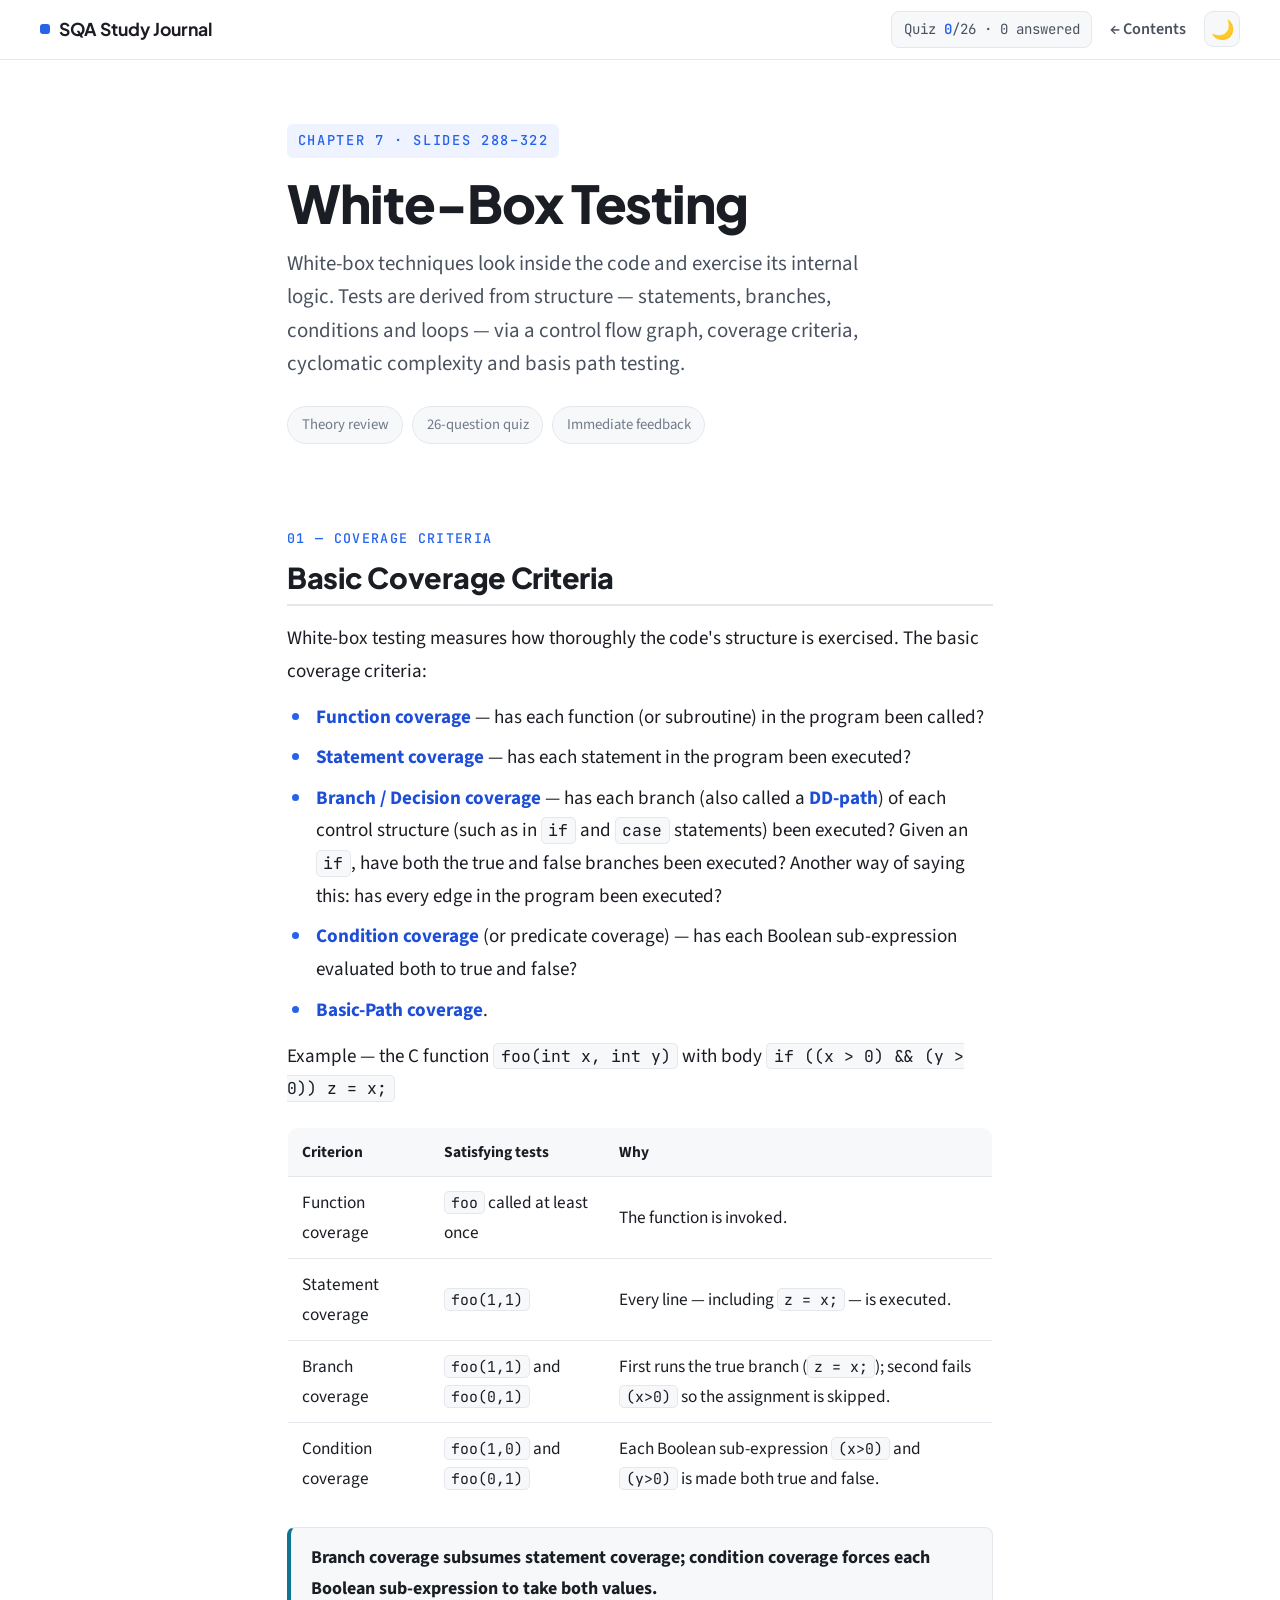
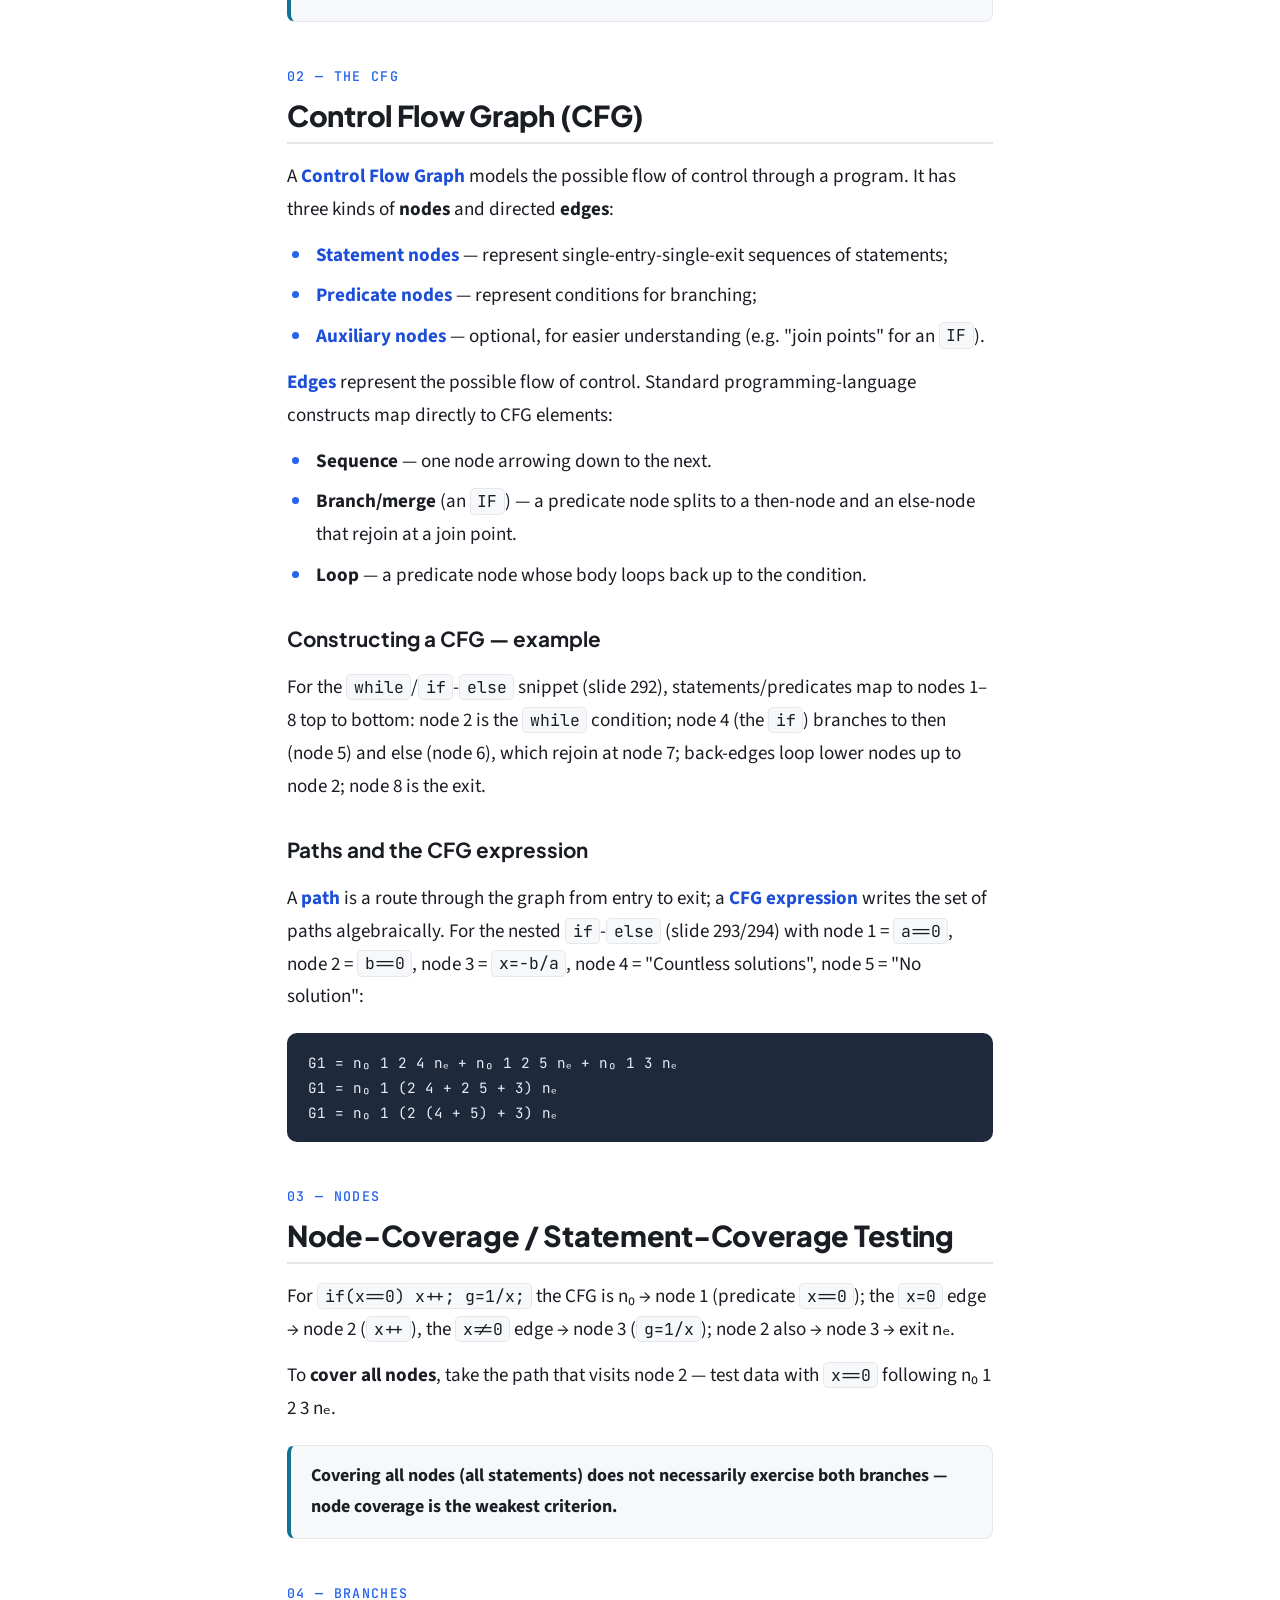
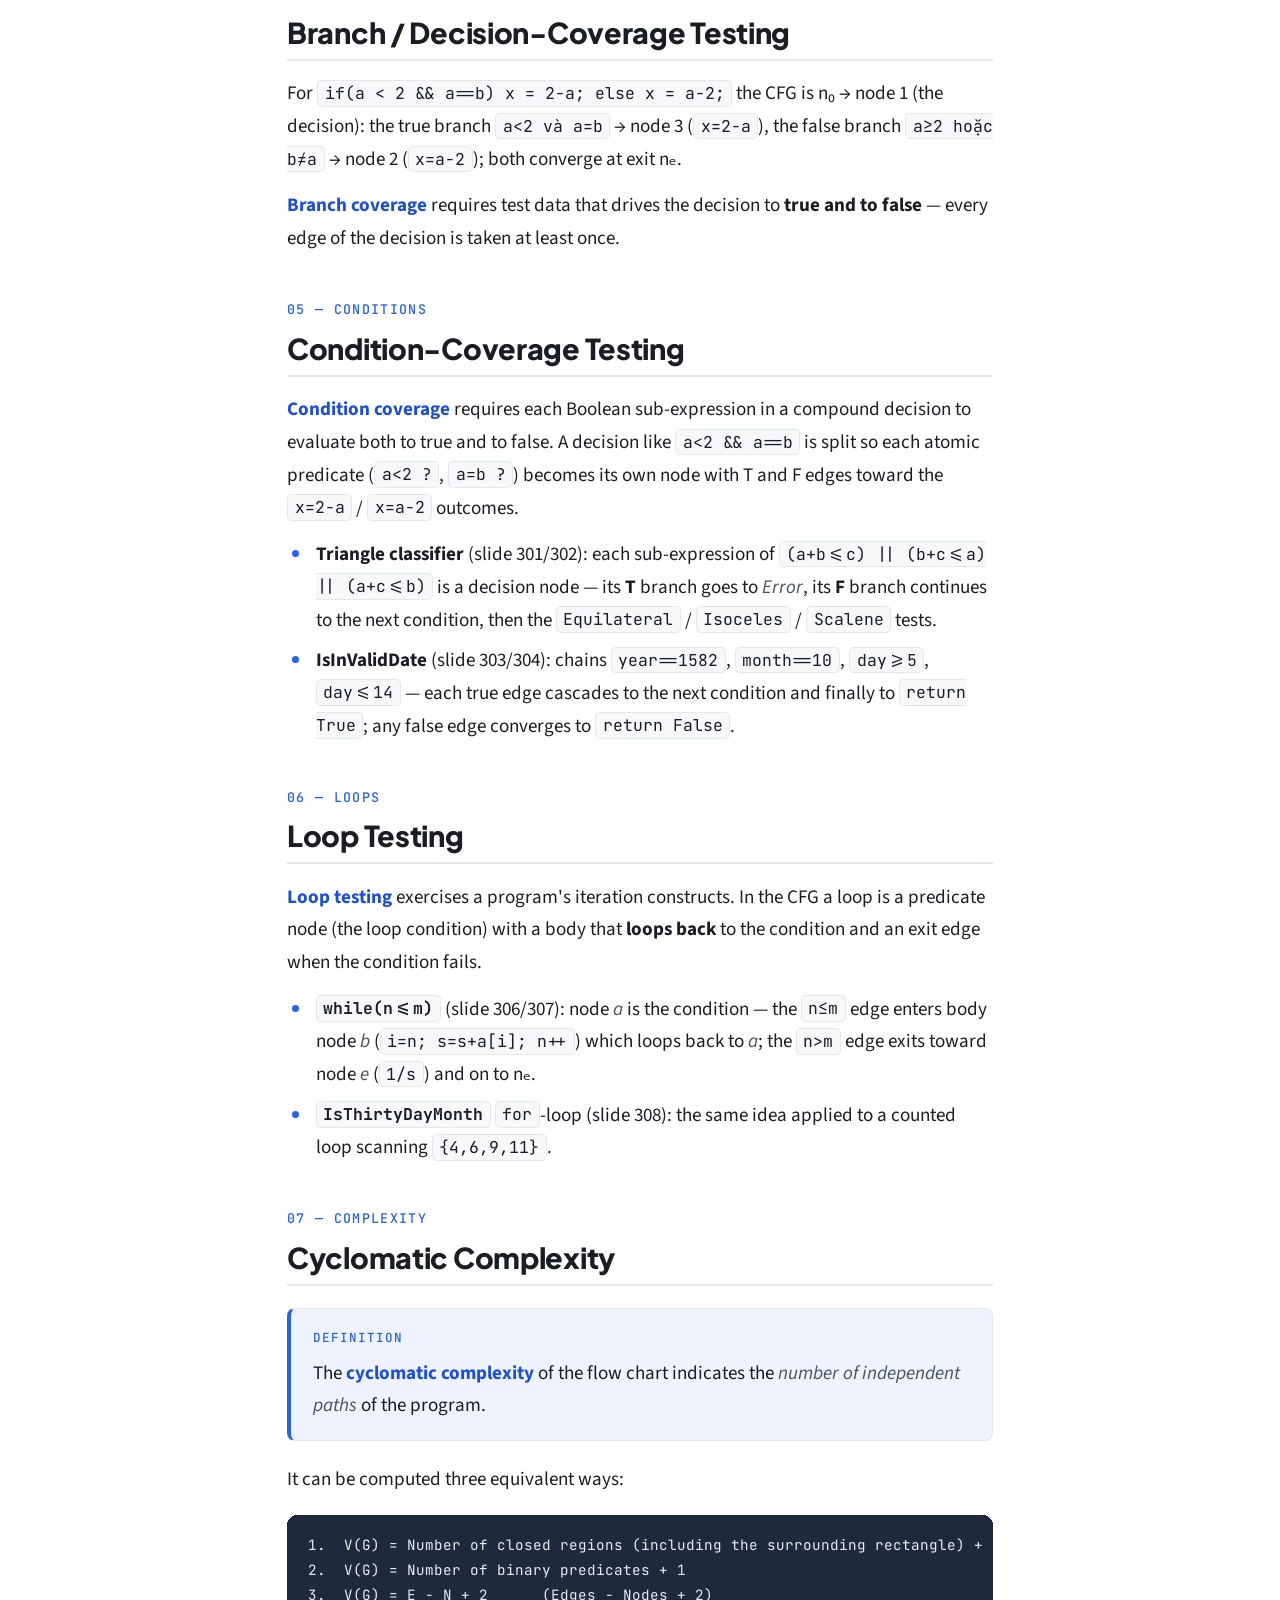
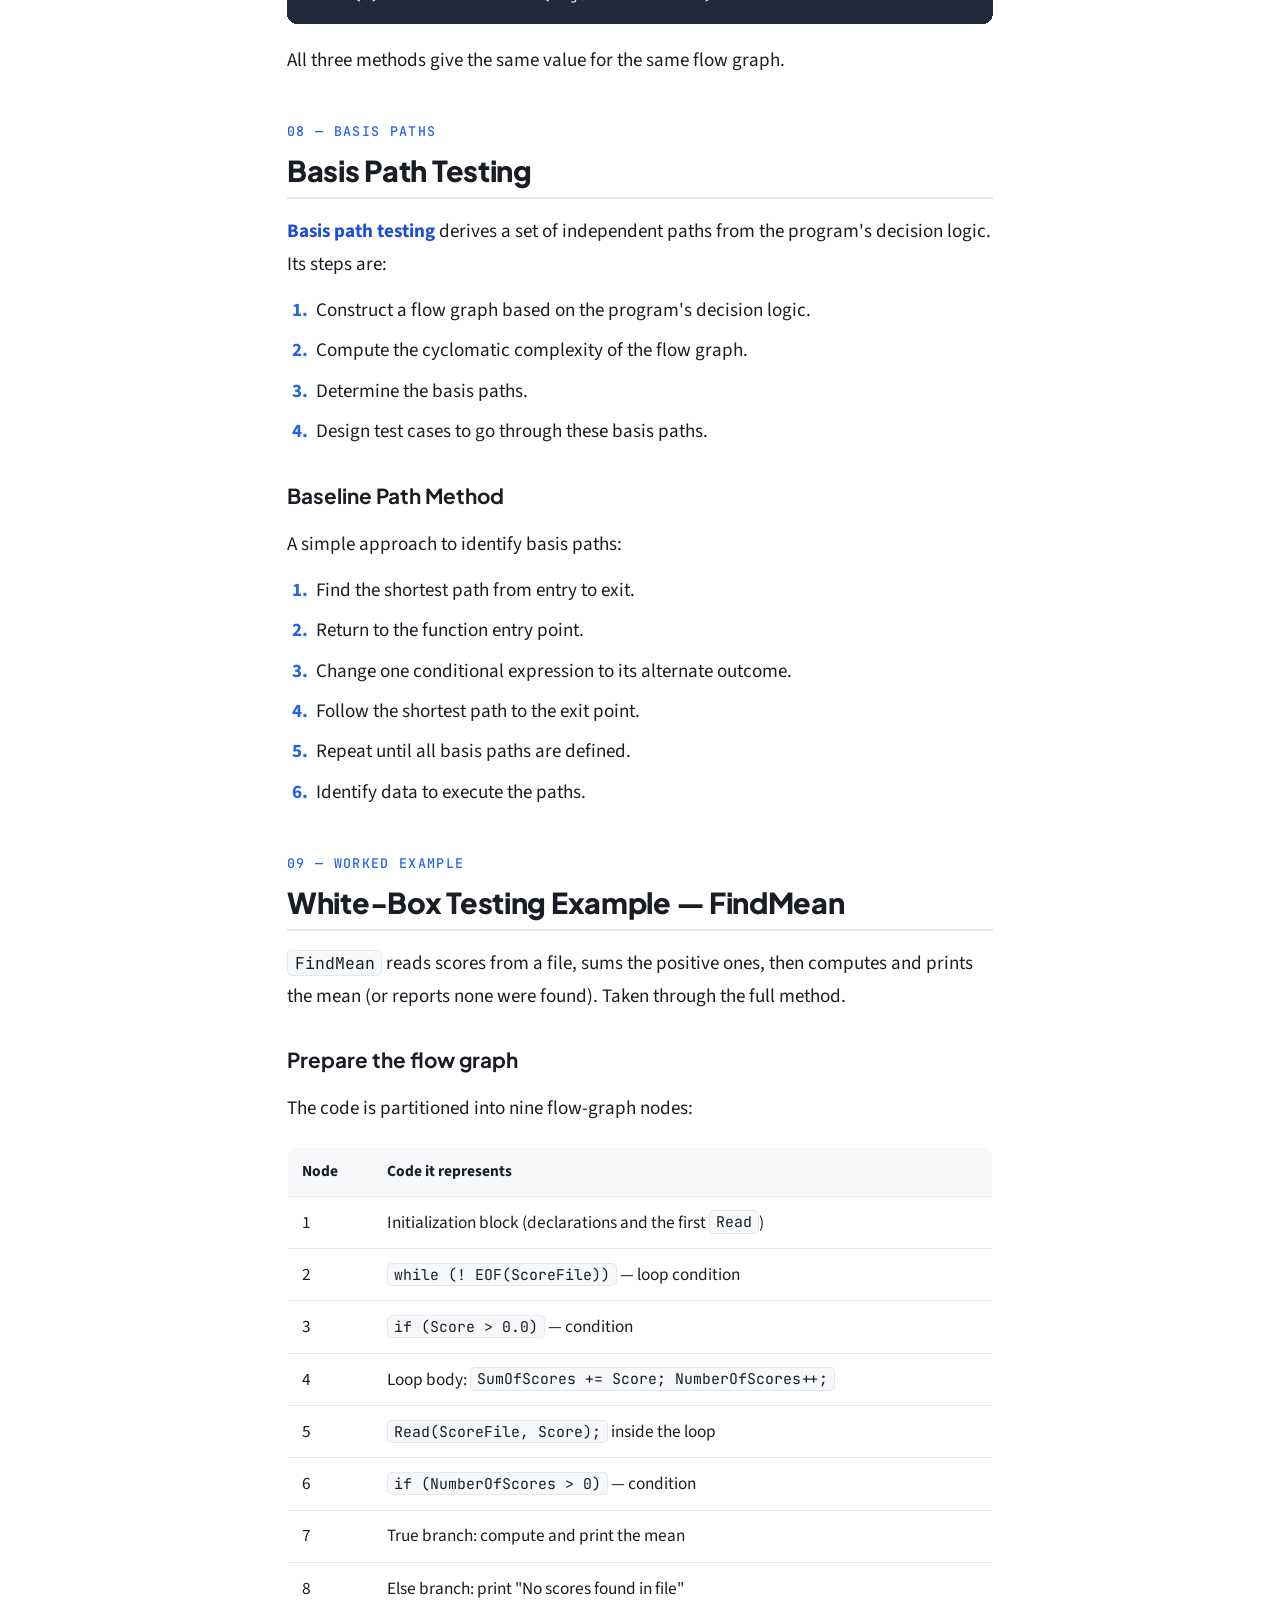
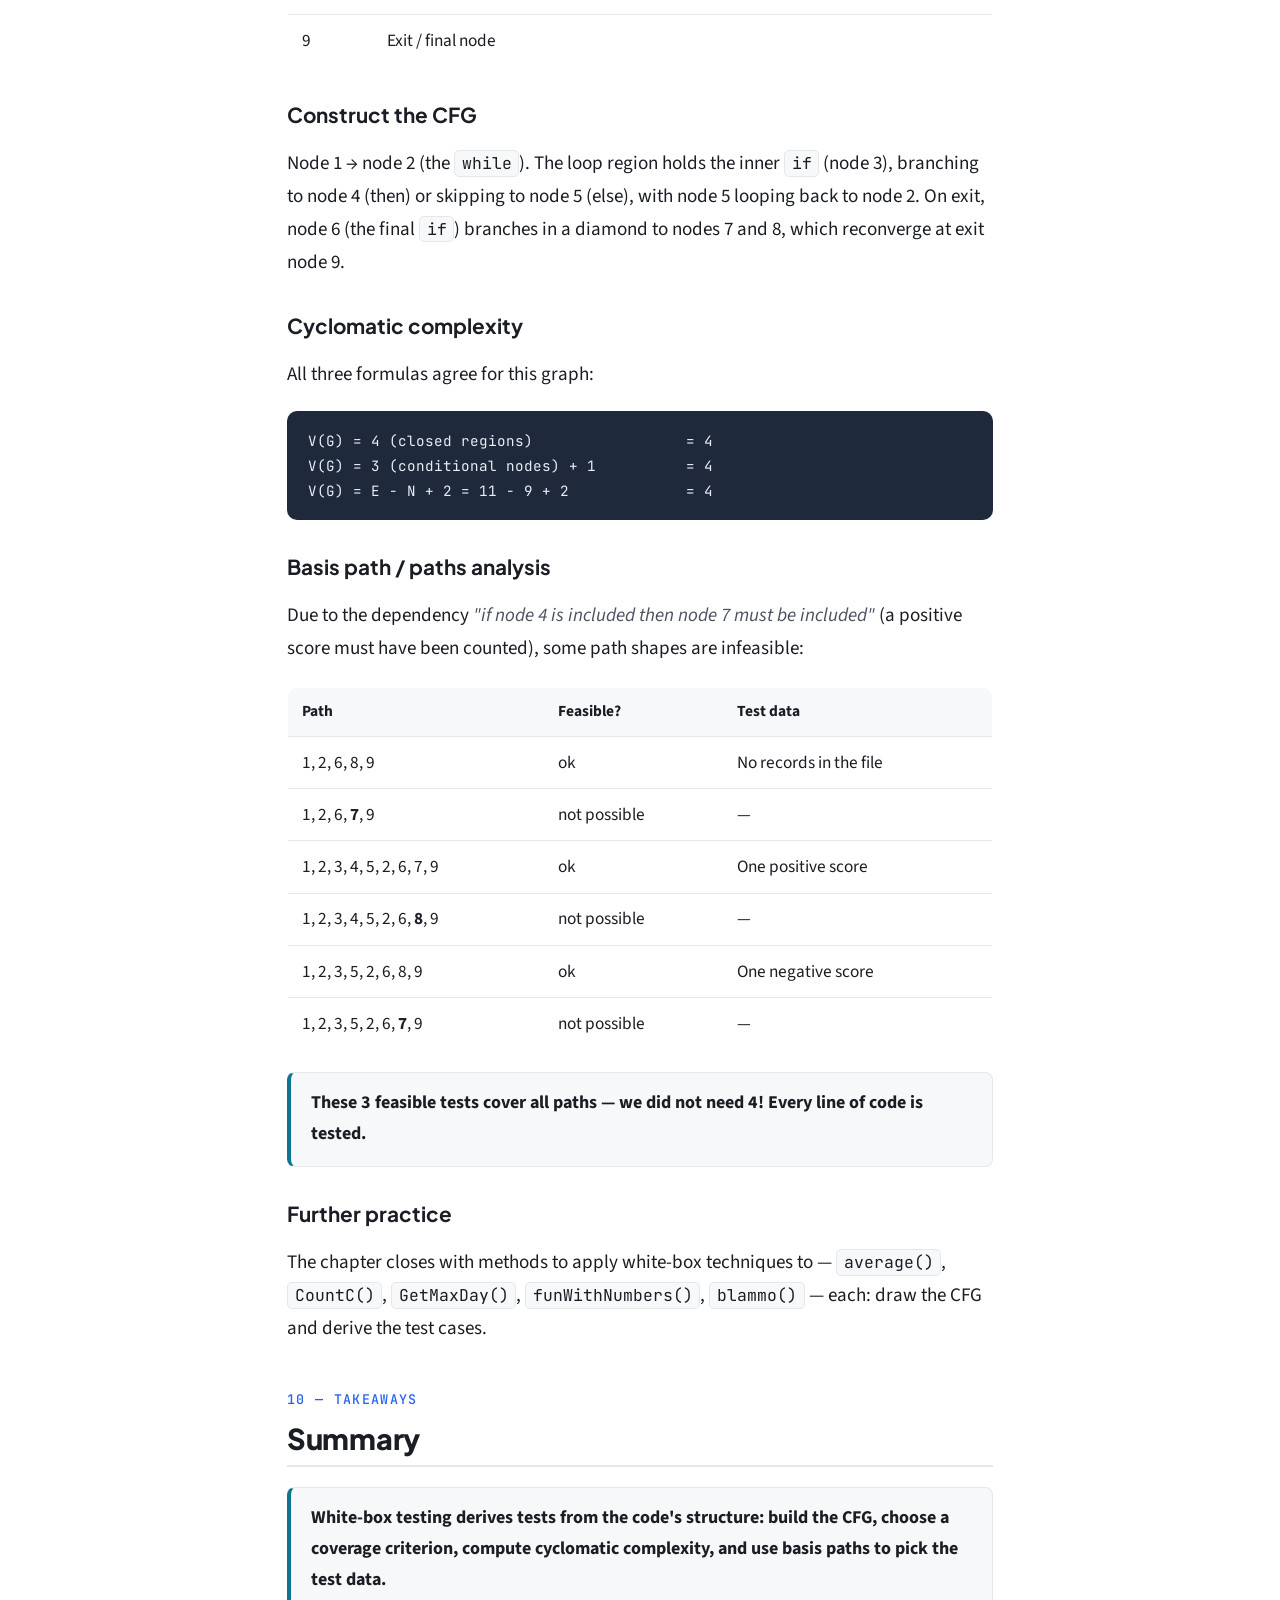
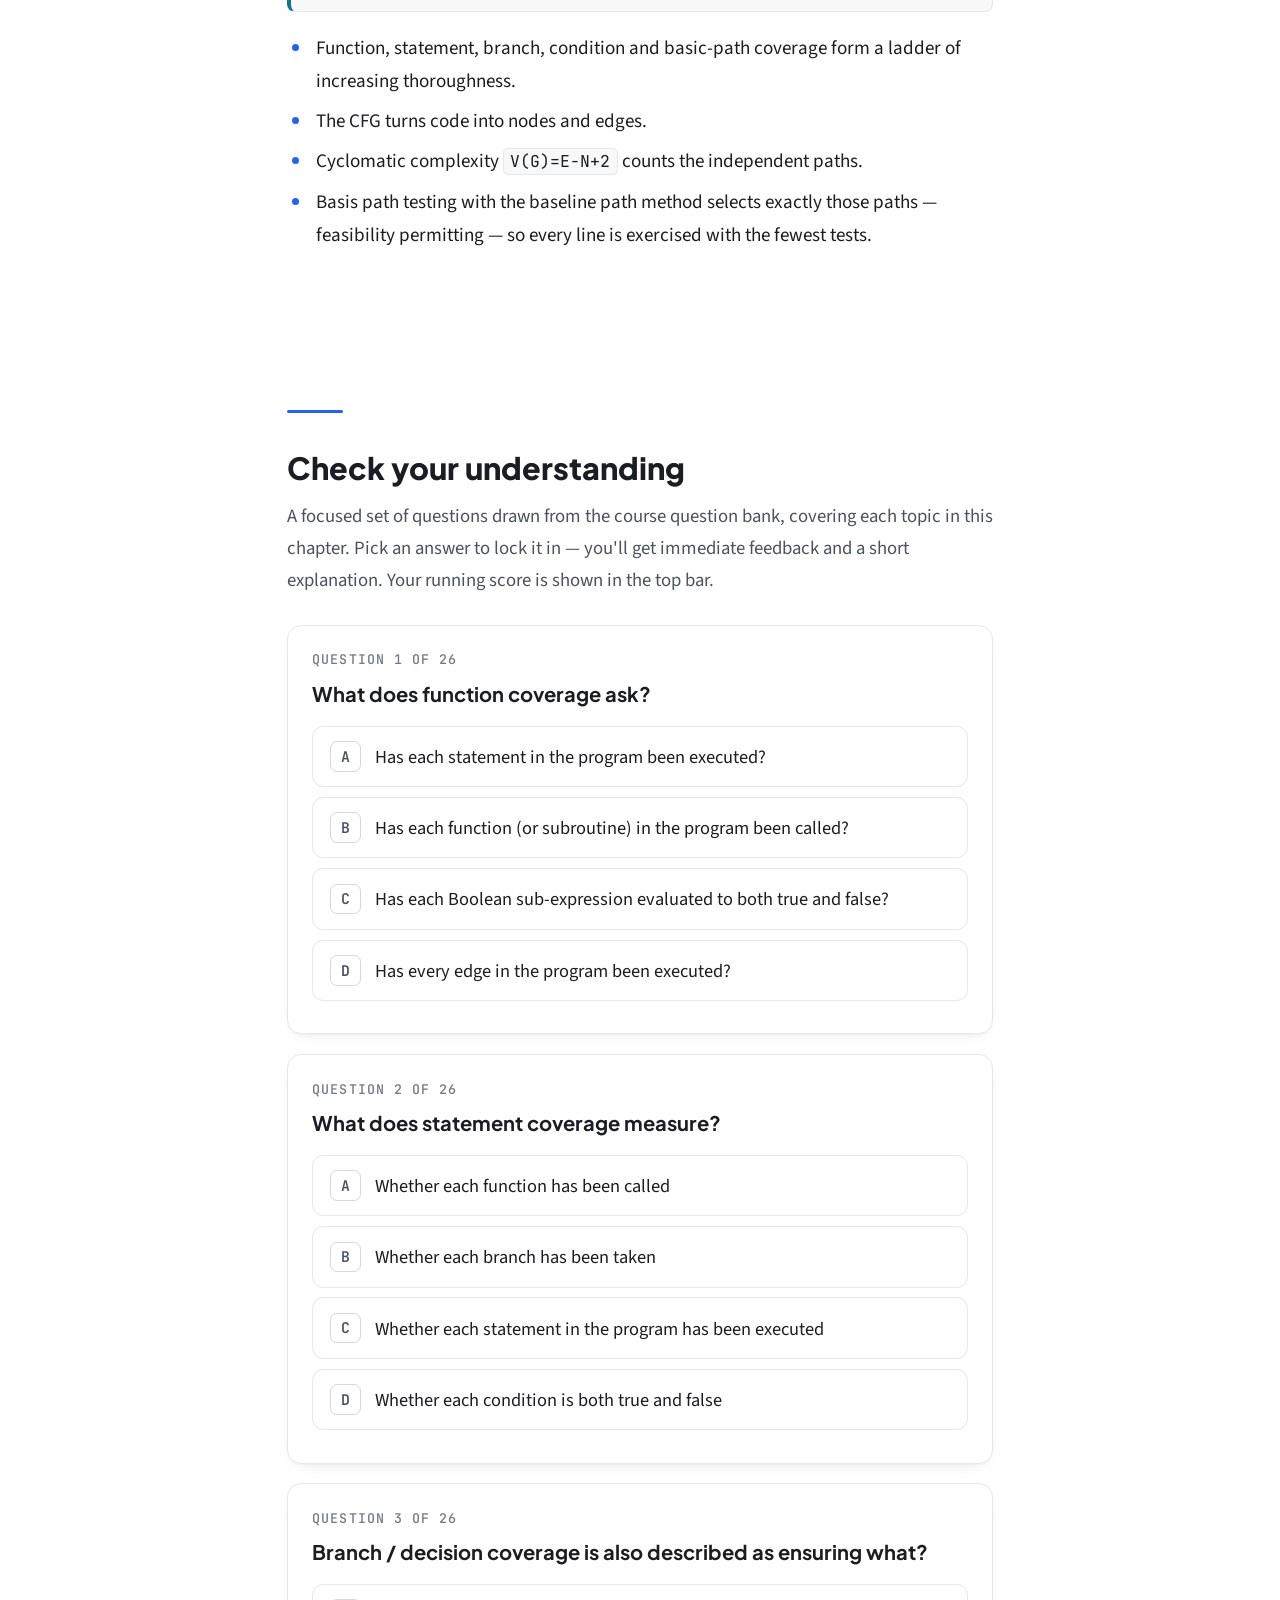
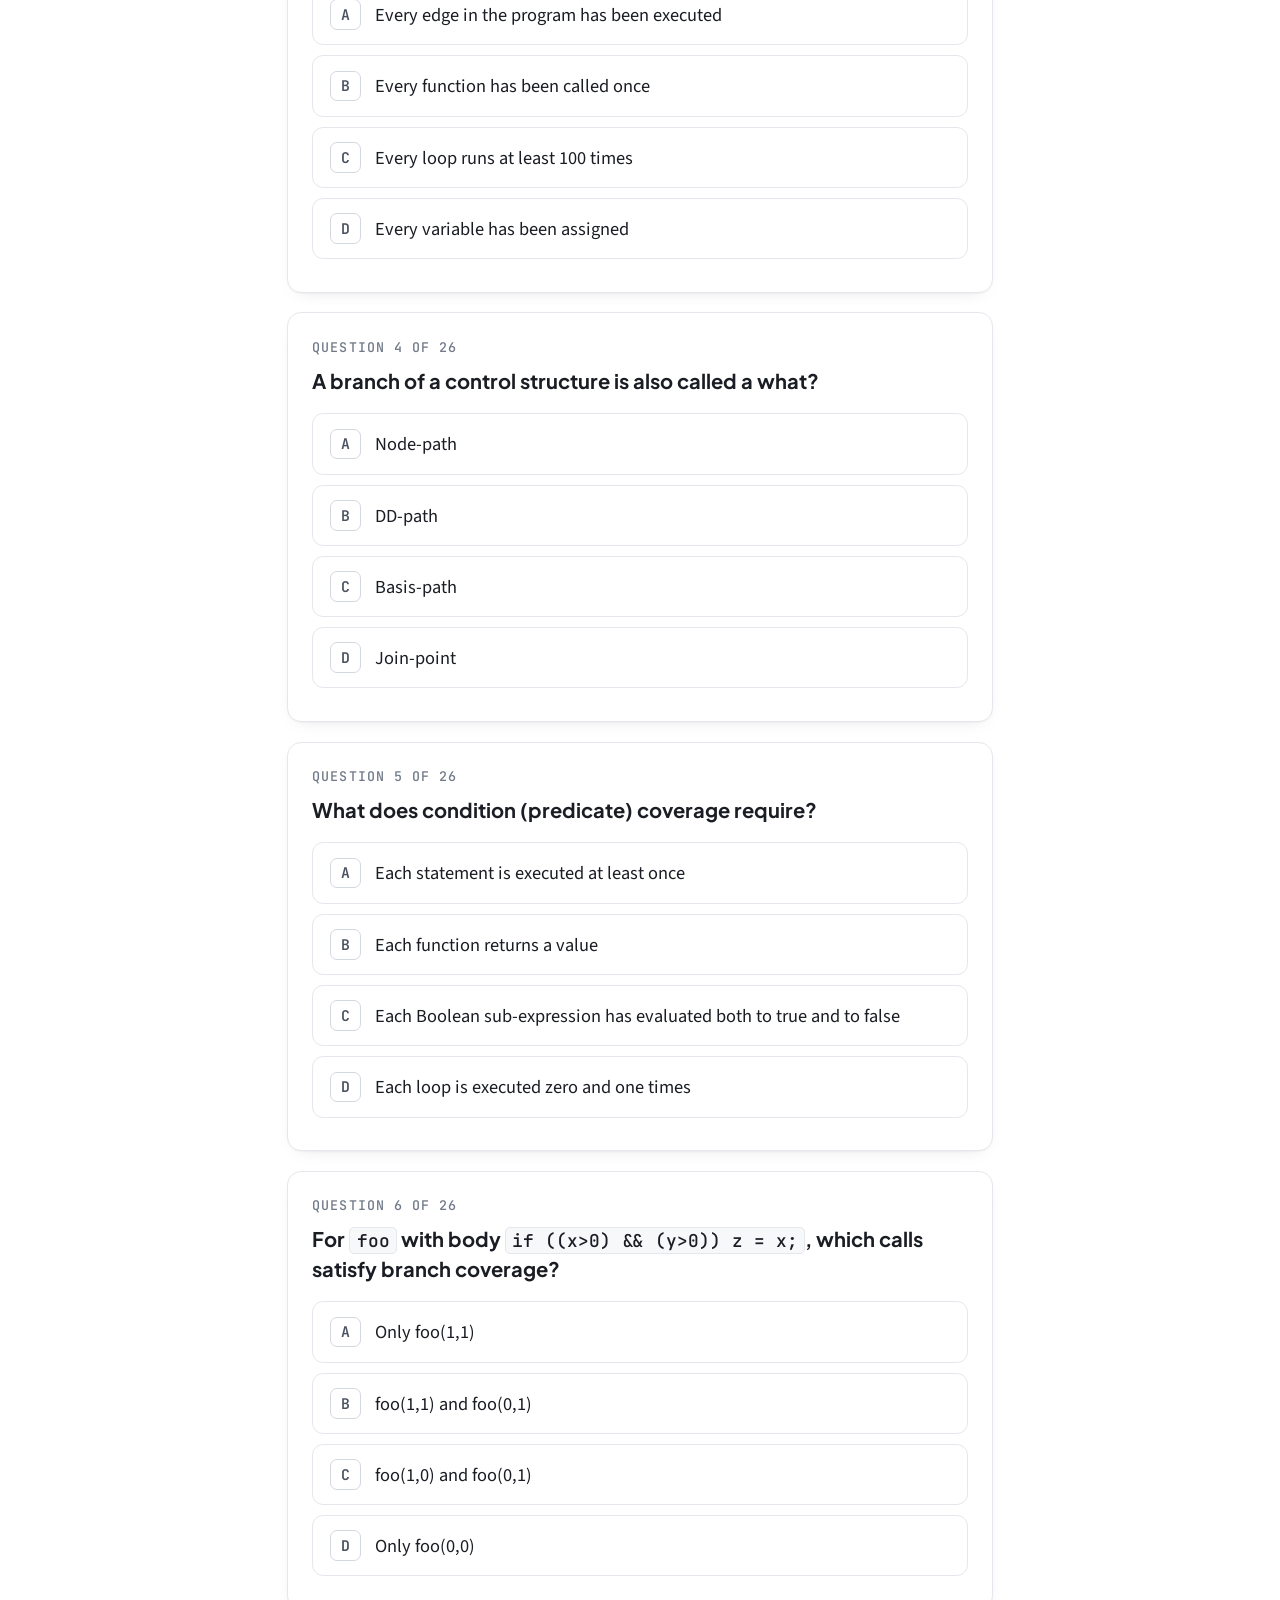
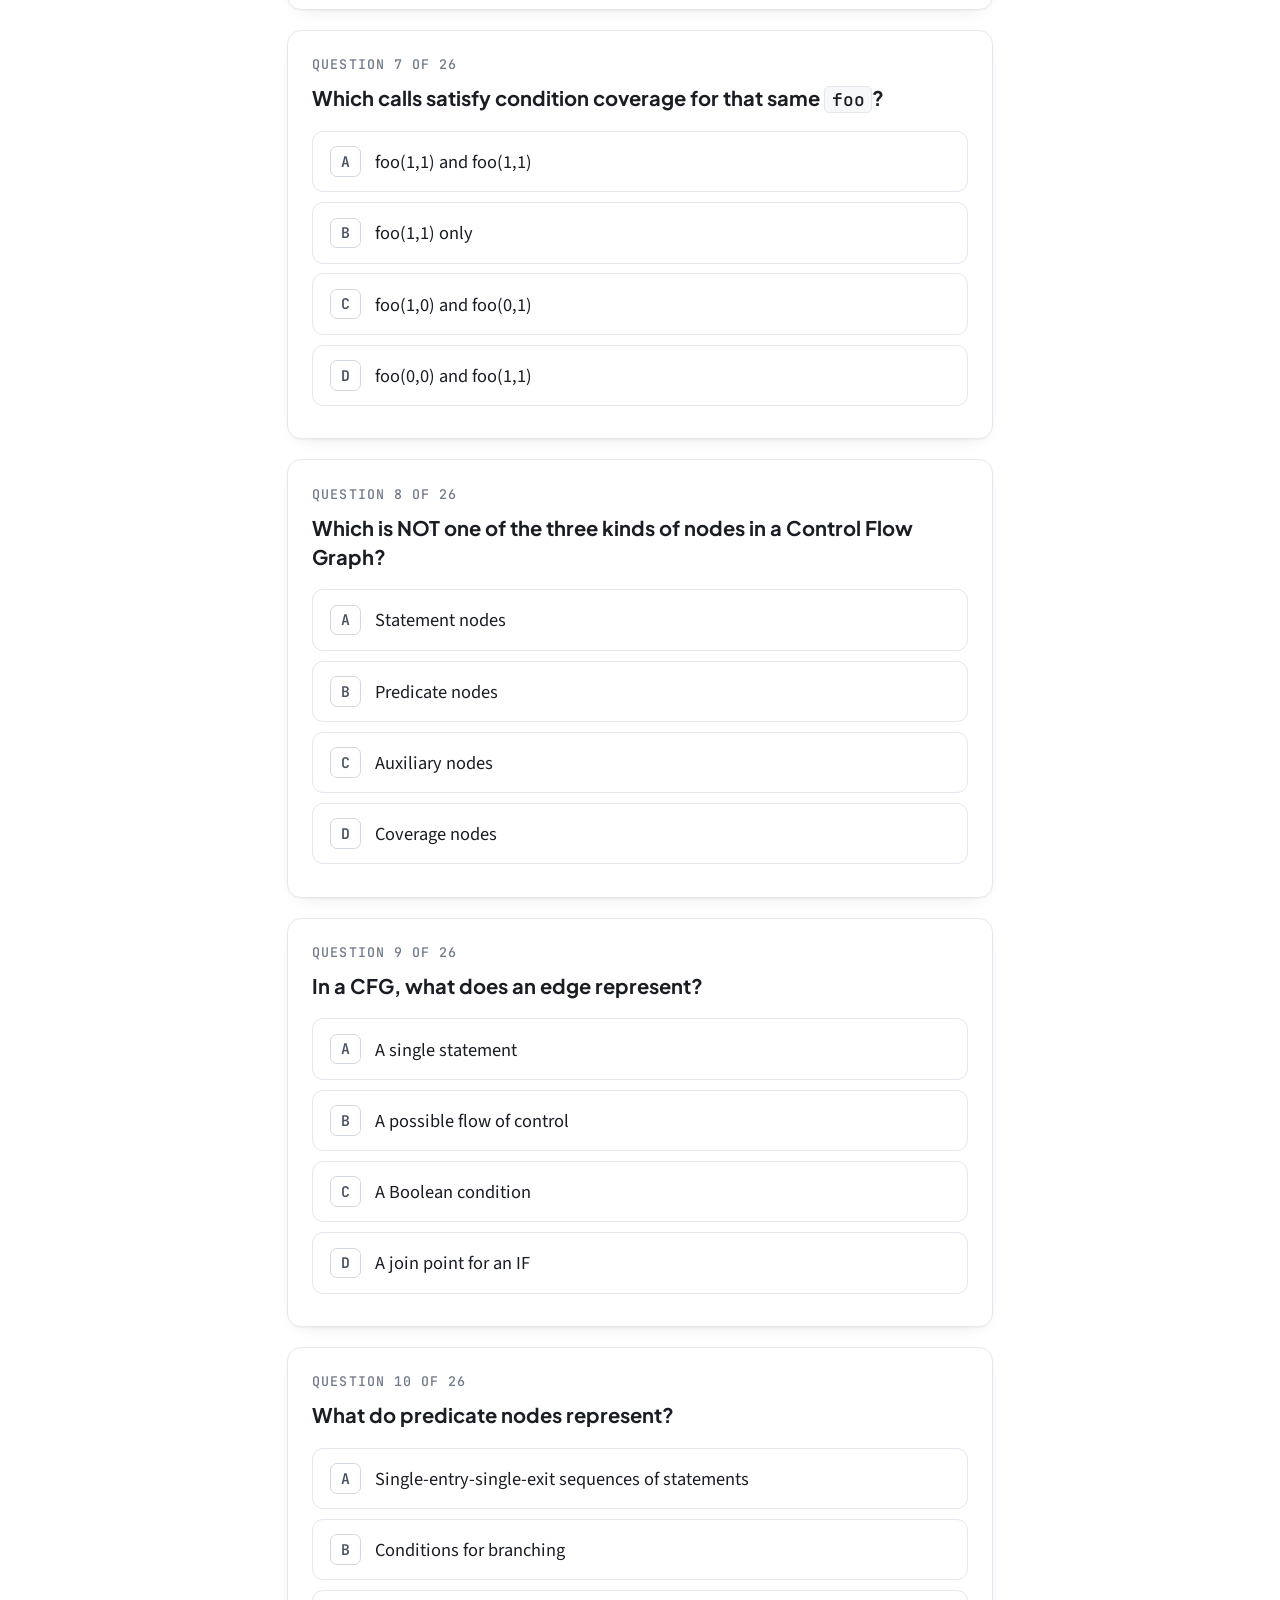
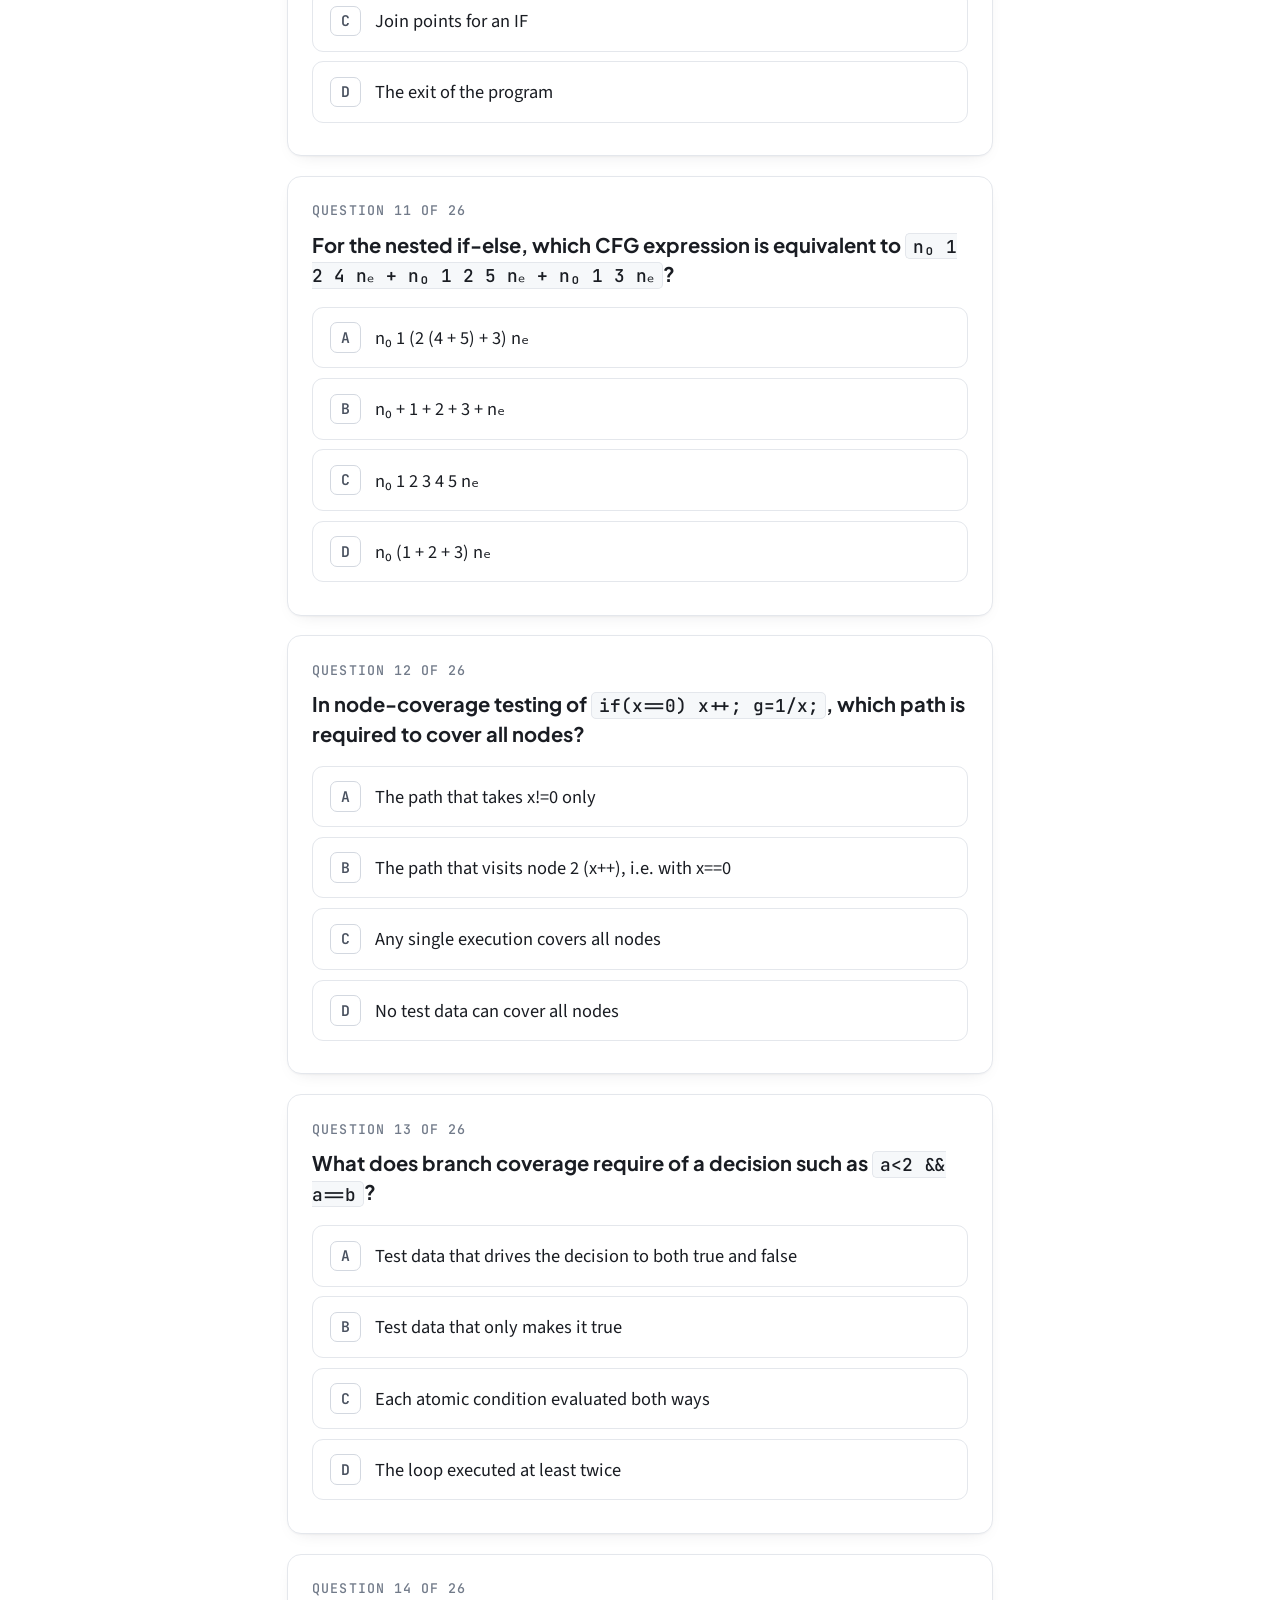
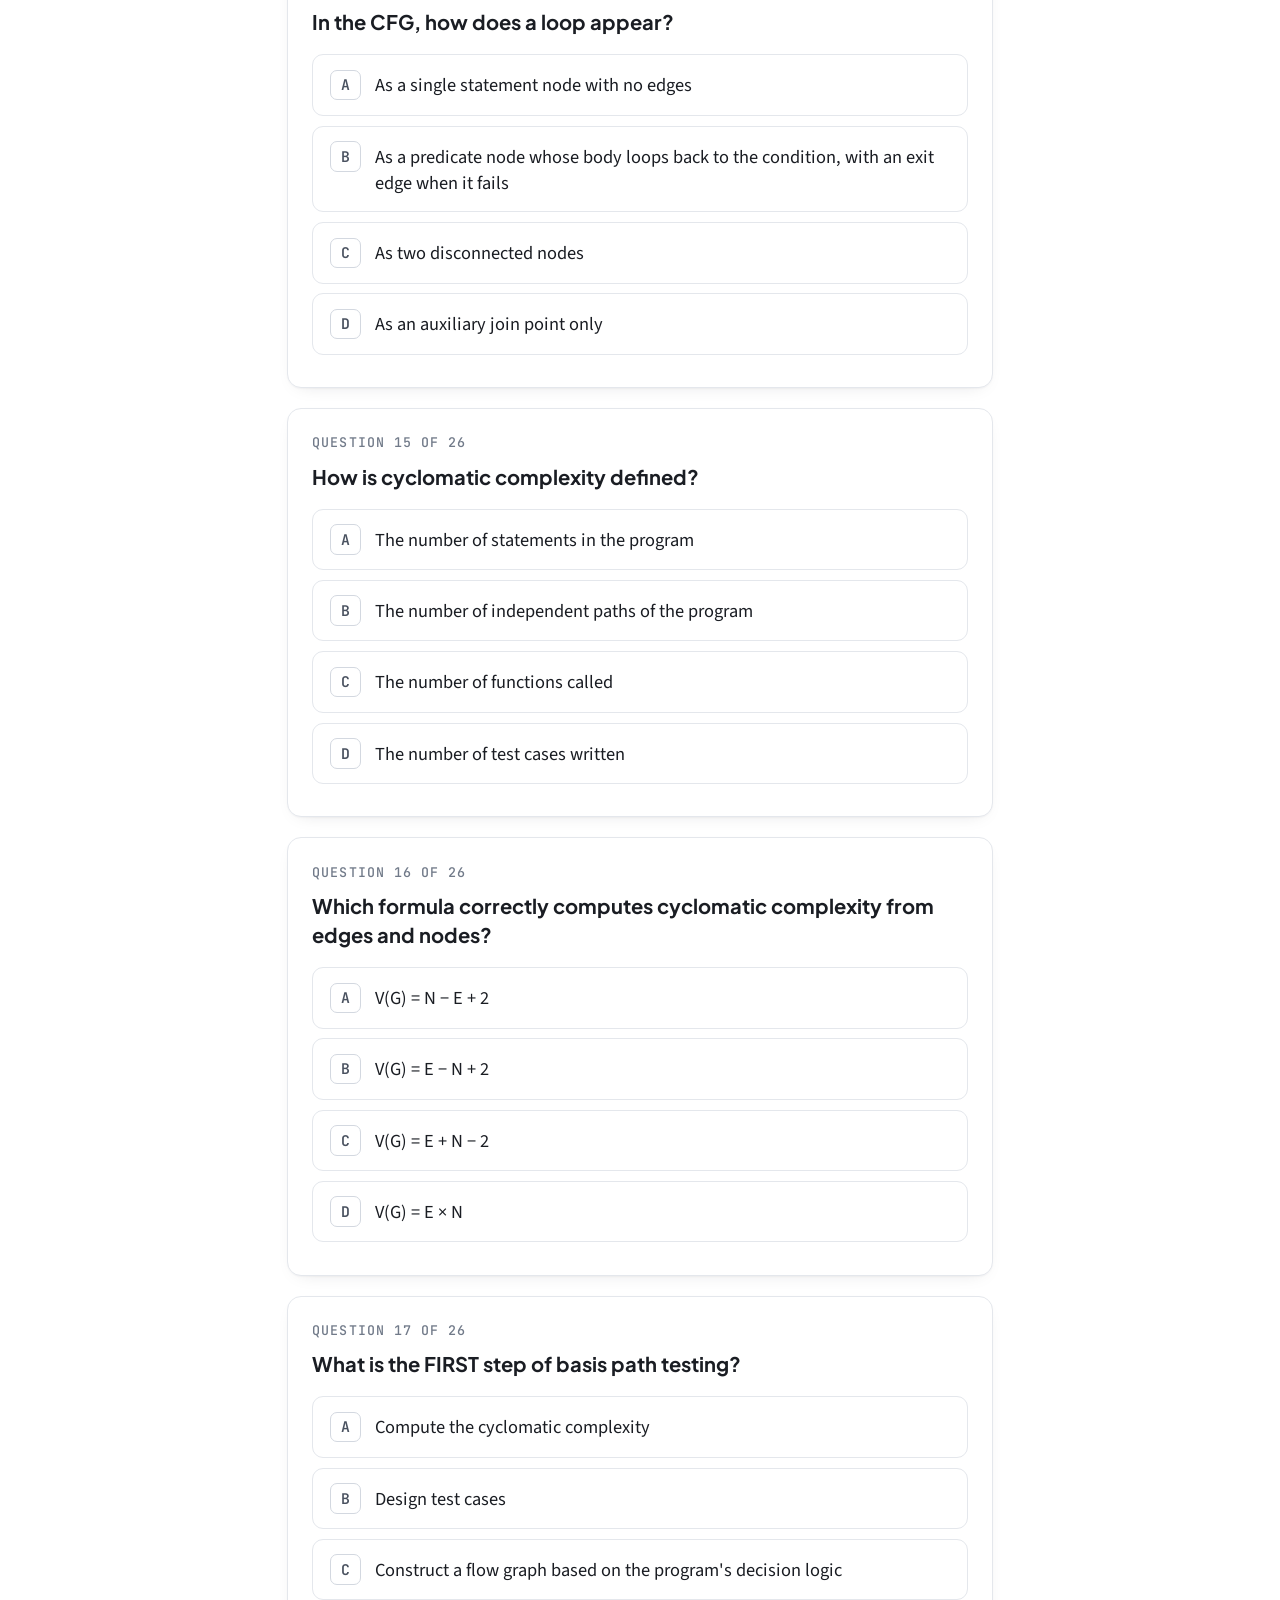
<file: chapter-07-white-box.html>
<!DOCTYPE html>
<html lang="en">
<head>
<meta charset="UTF-8">
<meta name="viewport" content="width=device-width, initial-scale=1.0">
<title>Ch.7 · White-Box Testing — SQA Study Journal</title>
<link rel="stylesheet" href="styles.css">
<script src="theme.js"></script>
</head>
<body>
<div class="reading-progress" id="rprog"></div>

<header class="topbar">
  <a class="brand" href="index.html"><span class="dot"></span>SQA&nbsp;Study&nbsp;Journal</a>
  <span class="spacer"></span>
  <span class="score-chip" id="scoreChip">Quiz <b>0</b>/0</span>
  <a class="back" href="index.html">← Contents</a>
  <button class="theme-toggle" id="themeToggle" type="button" aria-label="Chuyển Sáng/Tối" title="Sáng / Tối">
    <span class="moon">🌙</span><span class="sun">☀️</span>
  </button>
</header>

<main class="wrap">

  <!-- ===================== HERO ===================== -->
  <section class="hero reveal">
    <p class="eyebrow">Chapter 7 · Slides 288–322</p>
    <h1>White-Box Testing</h1>
    <p class="lede">White-box techniques look inside the code and exercise its internal logic.
       Tests are derived from structure — statements, branches, conditions and loops — via a
       control flow graph, coverage criteria, cyclomatic complexity and basis path testing.</p>
    <div class="meta">
      <span>Theory review</span>
      <span>26-question quiz</span>
      <span>Immediate feedback</span>
    </div>
  </section>

  <!-- ===================== THEORY ===================== -->
  <article class="theory">

    <section class="sec">
      <p class="kicker">01 — Coverage Criteria</p>
      <h2>Basic Coverage Criteria</h2>
      <p>White-box testing measures how thoroughly the code's structure is exercised. The basic coverage criteria:</p>
      <ul>
        <li><span class="term">Function coverage</span> — has each function (or subroutine) in the program been called?</li>
        <li><span class="term">Statement coverage</span> — has each statement in the program been executed?</li>
        <li><span class="term">Branch / Decision coverage</span> — has each branch (also called a <span class="term">DD-path</span>) of each control structure (such as in <code>if</code> and <code>case</code> statements) been executed? Given an <code>if</code>, have both the true and false branches been executed? Another way of saying this: has every edge in the program been executed?</li>
        <li><span class="term">Condition coverage</span> (or predicate coverage) — has each Boolean sub-expression evaluated both to true and false?</li>
        <li><span class="term">Basic-Path coverage</span>.</li>
      </ul>
      <p>Example — the C function <code>foo(int x, int y)</code> with body
         <code>if ((x &gt; 0) &amp;&amp; (y &gt; 0)) z = x;</code></p>
      <div class="tbl-wrap">
        <table class="t">
          <thead><tr><th>Criterion</th><th>Satisfying tests</th><th>Why</th></tr></thead>
          <tbody>
            <tr><td>Function coverage</td><td><code>foo</code> called at least once</td><td>The function is invoked.</td></tr>
            <tr><td>Statement coverage</td><td><code>foo(1,1)</code></td><td>Every line — including <code>z = x;</code> — is executed.</td></tr>
            <tr><td>Branch coverage</td><td><code>foo(1,1)</code> and <code>foo(0,1)</code></td><td>First runs the true branch (<code>z = x;</code>); second fails <code>(x&gt;0)</code> so the assignment is skipped.</td></tr>
            <tr><td>Condition coverage</td><td><code>foo(1,0)</code> and <code>foo(0,1)</code></td><td>Each Boolean sub-expression <code>(x&gt;0)</code> and <code>(y&gt;0)</code> is made both true and false.</td></tr>
          </tbody>
        </table>
      </div>
      <div class="note"><b>Branch coverage subsumes statement coverage; condition coverage forces each Boolean sub-expression to take both values.</b></div>
    </section>

    <section class="sec">
      <p class="kicker">02 — The CFG</p>
      <h2>Control Flow Graph (CFG)</h2>
      <p>A <span class="term">Control Flow Graph</span> models the possible flow of control
         through a program. It has three kinds of <strong>nodes</strong> and directed
         <strong>edges</strong>:</p>
      <ul>
        <li><span class="term">Statement nodes</span> — represent single-entry-single-exit sequences of statements;</li>
        <li><span class="term">Predicate nodes</span> — represent conditions for branching;</li>
        <li><span class="term">Auxiliary nodes</span> — optional, for easier understanding (e.g. "join points" for an <code>IF</code>).</li>
      </ul>
      <p><span class="term">Edges</span> represent the possible flow of control. Standard
         programming-language constructs map directly to CFG elements:</p>
      <ul>
        <li><strong>Sequence</strong> — one node arrowing down to the next.</li>
        <li><strong>Branch/merge</strong> (an <code>IF</code>) — a predicate node splits to a then-node and an else-node that rejoin at a join point.</li>
        <li><strong>Loop</strong> — a predicate node whose body loops back up to the condition.</li>
      </ul>

      <h3>Constructing a CFG — example</h3>
      <p>For the <code>while</code>/<code>if</code>-<code>else</code> snippet (slide 292),
         statements/predicates map to nodes 1–8 top to bottom: node 2 is the <code>while</code>
         condition; node 4 (the <code>if</code>) branches to then (node 5) and else (node 6),
         which rejoin at node 7; back-edges loop lower nodes up to node 2; node 8 is the exit.</p>

      <h3>Paths and the CFG expression</h3>
      <p>A <span class="term">path</span> is a route through the graph from entry to exit; a
         <span class="term">CFG expression</span> writes the set of paths algebraically. For the
         nested <code>if</code>-<code>else</code> (slide 293/294) with node 1 = <code>a==0</code>,
         node 2 = <code>b==0</code>, node 3 = <code>x=-b/a</code>, node 4 = "Countless solutions",
         node 5 = "No solution":</p>
      <pre><code>G1 = n₀ 1 2 4 nₑ + n₀ 1 2 5 nₑ + n₀ 1 3 nₑ
G1 = n₀ 1 (2 4 + 2 5 + 3) nₑ
G1 = n₀ 1 (2 (4 + 5) + 3) nₑ</code></pre>
    </section>

    <section class="sec">
      <p class="kicker">03 — Nodes</p>
      <h2>Node-Coverage / Statement-Coverage Testing</h2>
      <p>For <code>if(x==0) x++; g=1/x;</code> the CFG is n₀ → node 1 (predicate <code>x==0</code>);
         the <code>x=0</code> edge → node 2 (<code>x++</code>), the <code>x!=0</code> edge → node 3
         (<code>g=1/x</code>); node 2 also → node 3 → exit nₑ.</p>
      <p>To <strong>cover all nodes</strong>, take the path that visits node 2 — test data with
         <code>x==0</code> following n₀ 1 2 3 nₑ.</p>
      <div class="note"><b>Covering all nodes (all statements) does not necessarily exercise both branches — node coverage is the weakest criterion.</b></div>
    </section>

    <section class="sec">
      <p class="kicker">04 — Branches</p>
      <h2>Branch / Decision-Coverage Testing</h2>
      <p>For <code>if(a &lt; 2 &amp;&amp; a==b) x = 2-a; else x = a-2;</code> the CFG is
         n₀ → node 1 (the decision): the true branch <code>a&lt;2 và a=b</code> → node 3
         (<code>x=2-a</code>), the false branch <code>a≥2 hoặc b≠a</code> → node 2
         (<code>x=a-2</code>); both converge at exit nₑ.</p>
      <p><span class="term">Branch coverage</span> requires test data that drives the decision
         to <strong>true and to false</strong> — every edge of the decision is taken at least once.</p>
    </section>

    <section class="sec">
      <p class="kicker">05 — Conditions</p>
      <h2>Condition-Coverage Testing</h2>
      <p><span class="term">Condition coverage</span> requires each Boolean sub-expression in a
         compound decision to evaluate both to true and to false. A decision like
         <code>a&lt;2 &amp;&amp; a==b</code> is split so each atomic predicate
         (<code>a&lt;2 ?</code>, <code>a=b ?</code>) becomes its own node with T and F edges
         toward the <code>x=2-a</code> / <code>x=a-2</code> outcomes.</p>
      <ul>
        <li><strong>Triangle classifier</strong> (slide 301/302): each sub-expression of
           <code>(a+b&lt;=c) || (b+c&lt;=a) || (a+c&lt;=b)</code> is a decision node — its
           <strong>T</strong> branch goes to <em>Error</em>, its <strong>F</strong> branch
           continues to the next condition, then the <code>Equilateral</code> /
           <code>Isoceles</code> / <code>Scalene</code> tests.</li>
        <li><strong>IsInValidDate</strong> (slide 303/304): chains <code>year==1582</code>,
           <code>month==10</code>, <code>day&gt;=5</code>, <code>day&lt;=14</code> — each true
           edge cascades to the next condition and finally to <code>return True</code>; any
           false edge converges to <code>return False</code>.</li>
      </ul>
    </section>

    <section class="sec">
      <p class="kicker">06 — Loops</p>
      <h2>Loop Testing</h2>
      <p><span class="term">Loop testing</span> exercises a program's iteration constructs. In
         the CFG a loop is a predicate node (the loop condition) with a body that
         <strong>loops back</strong> to the condition and an exit edge when the condition fails.</p>
      <ul>
        <li><strong><code>while(n&lt;=m)</code></strong> (slide 306/307): node <em>a</em> is the
           condition — the <code>n≤m</code> edge enters body node <em>b</em>
           (<code>i=n; s=s+a[i]; n++</code>) which loops back to <em>a</em>; the <code>n&gt;m</code>
           edge exits toward node <em>e</em> (<code>1/s</code>) and on to nₑ.</li>
        <li><strong><code>IsThirtyDayMonth</code></strong> <code>for</code>-loop (slide 308): the
           same idea applied to a counted loop scanning <code>{4,6,9,11}</code>.</li>
      </ul>
    </section>

    <section class="sec">
      <p class="kicker">07 — Complexity</p>
      <h2>Cyclomatic Complexity</h2>
      <div class="def">
        <span class="label">Definition</span>
        <p>The <span class="term">cyclomatic complexity</span> of the flow chart indicates
           the <em>number of independent paths</em> of the program.</p>
      </div>
      <p>It can be computed three equivalent ways:</p>
      <pre><code>1.  V(G) = Number of closed regions (including the surrounding rectangle) + 1
2.  V(G) = Number of binary predicates + 1
3.  V(G) = E − N + 2      (Edges − Nodes + 2)</code></pre>
      <p>All three methods give the same value for the same flow graph.</p>
    </section>

    <section class="sec">
      <p class="kicker">08 — Basis Paths</p>
      <h2>Basis Path Testing</h2>
      <p><span class="term">Basis path testing</span> derives a set of independent paths from
         the program's decision logic. Its steps are:</p>
      <ol>
        <li>Construct a flow graph based on the program's decision logic.</li>
        <li>Compute the cyclomatic complexity of the flow graph.</li>
        <li>Determine the basis paths.</li>
        <li>Design test cases to go through these basis paths.</li>
      </ol>

      <h3>Baseline Path Method</h3>
      <p>A simple approach to identify basis paths:</p>
      <ol>
        <li>Find the shortest path from entry to exit.</li>
        <li>Return to the function entry point.</li>
        <li>Change one conditional expression to its alternate outcome.</li>
        <li>Follow the shortest path to the exit point.</li>
        <li>Repeat until all basis paths are defined.</li>
        <li>Identify data to execute the paths.</li>
      </ol>
    </section>

    <section class="sec">
      <p class="kicker">09 — Worked Example</p>
      <h2>White-Box Testing Example — FindMean</h2>
      <p><code>FindMean</code> reads scores from a file, sums the positive ones, then computes
         and prints the mean (or reports none were found). Taken through the full method.</p>

      <h3>Prepare the flow graph</h3>
      <p>The code is partitioned into nine flow-graph nodes:</p>
      <div class="tbl-wrap">
        <table class="t">
          <thead><tr><th>Node</th><th>Code it represents</th></tr></thead>
          <tbody>
            <tr><td>1</td><td>Initialization block (declarations and the first <code>Read</code>)</td></tr>
            <tr><td>2</td><td><code>while (! EOF(ScoreFile))</code> — loop condition</td></tr>
            <tr><td>3</td><td><code>if (Score &gt; 0.0)</code> — condition</td></tr>
            <tr><td>4</td><td>Loop body: <code>SumOfScores += Score; NumberOfScores++;</code></td></tr>
            <tr><td>5</td><td><code>Read(ScoreFile, Score);</code> inside the loop</td></tr>
            <tr><td>6</td><td><code>if (NumberOfScores &gt; 0)</code> — condition</td></tr>
            <tr><td>7</td><td>True branch: compute and print the mean</td></tr>
            <tr><td>8</td><td>Else branch: print "No scores found in file"</td></tr>
            <tr><td>9</td><td>Exit / final node</td></tr>
          </tbody>
        </table>
      </div>

      <h3>Construct the CFG</h3>
      <p>Node 1 → node 2 (the <code>while</code>). The loop region holds the inner <code>if</code>
         (node 3), branching to node 4 (then) or skipping to node 5 (else), with node 5 looping
         back to node 2. On exit, node 6 (the final <code>if</code>) branches in a diamond to
         nodes 7 and 8, which reconverge at exit node 9.</p>

      <h3>Cyclomatic complexity</h3>
      <p>All three formulas agree for this graph:</p>
      <pre><code>V(G) = 4 (closed regions)                 = 4
V(G) = 3 (conditional nodes) + 1          = 4
V(G) = E − N + 2 = 11 − 9 + 2             = 4</code></pre>

      <h3>Basis path / paths analysis</h3>
      <p>Due to the dependency <em>"if node 4 is included then node 7 must be included"</em>
         (a positive score must have been counted), some path shapes are infeasible:</p>
      <div class="tbl-wrap">
        <table class="t">
          <thead><tr><th>Path</th><th>Feasible?</th><th>Test data</th></tr></thead>
          <tbody>
            <tr><td>1, 2, 6, 8, 9</td><td>ok</td><td>No records in the file</td></tr>
            <tr><td>1, 2, 6, <strong>7</strong>, 9</td><td>not possible</td><td>—</td></tr>
            <tr><td>1, 2, 3, 4, 5, 2, 6, 7, 9</td><td>ok</td><td>One positive score</td></tr>
            <tr><td>1, 2, 3, 4, 5, 2, 6, <strong>8</strong>, 9</td><td>not possible</td><td>—</td></tr>
            <tr><td>1, 2, 3, 5, 2, 6, 8, 9</td><td>ok</td><td>One negative score</td></tr>
            <tr><td>1, 2, 3, 5, 2, 6, <strong>7</strong>, 9</td><td>not possible</td><td>—</td></tr>
          </tbody>
        </table>
      </div>
      <div class="note"><b>These 3 feasible tests cover all paths — we did not need 4! Every line of code is tested.</b></div>

      <h3>Further practice</h3>
      <p>The chapter closes with methods to apply white-box techniques to —
         <code>average()</code>, <code>CountC()</code>, <code>GetMaxDay()</code>,
         <code>funWithNumbers()</code>, <code>blammo()</code> — each: draw the CFG and derive
         the test cases.</p>
    </section>

    <section class="sec">
      <p class="kicker">10 — Takeaways</p>
      <h2>Summary</h2>
      <div class="note"><b>White-box testing derives tests from the code's structure: build the CFG, choose a coverage criterion, compute cyclomatic complexity, and use basis paths to pick the test data.</b></div>
      <ul>
        <li>Function, statement, branch, condition and basic-path coverage form a ladder of increasing thoroughness.</li>
        <li>The CFG turns code into nodes and edges.</li>
        <li>Cyclomatic complexity <code>V(G)=E−N+2</code> counts the independent paths.</li>
        <li>Basis path testing with the baseline path method selects exactly those paths — feasibility permitting — so every line is exercised with the fewest tests.</li>
      </ul>
    </section>
  </article>

  <!-- ===================== QUIZ ===================== -->
  <section class="quiz-sec">
    <div class="quiz-head">
      <h2>Check your understanding</h2>
    </div>
    <p class="quiz-intro">A focused set of questions drawn from the course question bank,
       covering each topic in this chapter. Pick an answer to lock it in — you'll get
       immediate feedback and a short explanation. Your running score is shown in the top bar.</p>

    <div id="quiz"></div>

    <div class="results" id="results">
      <div class="ring"><i>0%</i></div>
      <div class="msg">
        <h3>You scored 0 / 0</h3>
        <p>Review and try again any time.</p>
      </div>
      <button class="btn" onclick="location.reload()">Retake quiz ↺</button>
    </div>
  </section>

  <nav class="footnav">
    <a href="chapter-06-2-black-box.html">← Chapter 6.2 · Black-Box Testing</a>
    <a href="index.html">All chapters →</a>
  </nav>
</main>

<script>
window.STUDY = {
  quiz: [
    {
      q: "What does <strong>function coverage</strong> ask?",
      options: [
        "Has each statement in the program been executed?",
        "Has each function (or subroutine) in the program been called?",
        "Has each Boolean sub-expression evaluated to both true and false?",
        "Has every edge in the program been executed?"
      ],
      answer: 1,
      explain: "Function coverage asks whether <strong>each function (or subroutine) in the program has been called</strong>."
    },
    {
      q: "What does <strong>statement coverage</strong> measure?",
      options: [
        "Whether each function has been called",
        "Whether each branch has been taken",
        "Whether each statement in the program has been executed",
        "Whether each condition is both true and false"
      ],
      answer: 2,
      explain: "Statement coverage asks whether <strong>each statement in the program has been executed</strong>."
    },
    {
      q: "Branch / decision coverage is also described as ensuring what?",
      options: [
        "Every edge in the program has been executed",
        "Every function has been called once",
        "Every loop runs at least 100 times",
        "Every variable has been assigned"
      ],
      answer: 0,
      explain: "Branch/Decision coverage means each branch (DD-path) of each control structure is executed — another way of saying <strong>every edge in the program has been executed</strong>."
    },
    {
      q: "A branch of a control structure is also called a what?",
      options: [ "Node-path", "DD-path", "Basis-path", "Join-point" ],
      answer: 1,
      explain: "A branch of each control structure (such as in <code>if</code> and <code>case</code> statements) is also called a <strong>DD-path</strong>."
    },
    {
      q: "What does <strong>condition (predicate) coverage</strong> require?",
      options: [
        "Each statement is executed at least once",
        "Each function returns a value",
        "Each Boolean sub-expression has evaluated both to true and to false",
        "Each loop is executed zero and one times"
      ],
      answer: 2,
      explain: "Condition coverage requires that <strong>each Boolean sub-expression has evaluated both to true and false</strong>."
    },
    {
      q: "For <code>foo</code> with body <code>if ((x&gt;0) &amp;&amp; (y&gt;0)) z = x;</code>, which calls satisfy <strong>branch coverage</strong>?",
      options: [
        "Only foo(1,1)",
        "foo(1,1) and foo(0,1)",
        "foo(1,0) and foo(0,1)",
        "Only foo(0,0)"
      ],
      answer: 1,
      explain: "<code>foo(1,1)</code> runs the true branch (<code>z=x;</code>); <code>foo(0,1)</code> fails <code>(x&gt;0)</code> so the assignment is skipped — together they cover both branches."
    },
    {
      q: "Which calls satisfy <strong>condition coverage</strong> for that same <code>foo</code>?",
      options: [
        "foo(1,1) and foo(1,1)",
        "foo(1,1) only",
        "foo(1,0) and foo(0,1)",
        "foo(0,0) and foo(1,1)"
      ],
      answer: 2,
      explain: "<code>foo(1,0)</code> and <code>foo(0,1)</code> make each sub-expression <code>(x&gt;0)</code> and <code>(y&gt;0)</code> take both true and false values."
    },
    {
      q: "Which is NOT one of the three kinds of nodes in a Control Flow Graph?",
      options: [
        "Statement nodes",
        "Predicate nodes",
        "Auxiliary nodes",
        "Coverage nodes"
      ],
      answer: 3,
      explain: "A CFG has <strong>statement nodes</strong>, <strong>predicate nodes</strong>, and (optional) <strong>auxiliary nodes</strong>. There is no \"coverage node\"."
    },
    {
      q: "In a CFG, what does an <strong>edge</strong> represent?",
      options: [
        "A single statement",
        "A possible flow of control",
        "A Boolean condition",
        "A join point for an IF"
      ],
      answer: 1,
      explain: "Edges represent the <strong>possible flow of control</strong> between nodes."
    },
    {
      q: "What do <strong>predicate nodes</strong> represent?",
      options: [
        "Single-entry-single-exit sequences of statements",
        "Conditions for branching",
        "Join points for an IF",
        "The exit of the program"
      ],
      answer: 1,
      explain: "Predicate nodes represent <strong>conditions for branching</strong>; statement nodes represent single-entry-single-exit sequences of statements."
    },
    {
      q: "For the nested if-else, which CFG expression is equivalent to <code>n₀ 1 2 4 nₑ + n₀ 1 2 5 nₑ + n₀ 1 3 nₑ</code>?",
      options: [
        "n₀ 1 (2 (4 + 5) + 3) nₑ",
        "n₀ + 1 + 2 + 3 + nₑ",
        "n₀ 1 2 3 4 5 nₑ",
        "n₀ (1 + 2 + 3) nₑ"
      ],
      answer: 0,
      explain: "Factoring out the common prefix gives <code>G1 = n₀ 1 (2 (4 + 5) + 3) nₑ</code>."
    },
    {
      q: "In node-coverage testing of <code>if(x==0) x++; g=1/x;</code>, which path is required to cover all nodes?",
      options: [
        "The path that takes x!=0 only",
        "The path that visits node 2 (x++), i.e. with x==0",
        "Any single execution covers all nodes",
        "No test data can cover all nodes"
      ],
      answer: 1,
      explain: "To cover all nodes you must visit node 2 (<code>x++</code>), which needs test data where <code>x==0</code>, following <code>n₀ 1 2 3 nₑ</code>."
    },
    {
      q: "What does <strong>branch coverage</strong> require of a decision such as <code>a&lt;2 &amp;&amp; a==b</code>?",
      options: [
        "Test data that drives the decision to both true and false",
        "Test data that only makes it true",
        "Each atomic condition evaluated both ways",
        "The loop executed at least twice"
      ],
      answer: 0,
      explain: "Branch/decision coverage requires test data that drives the decision to <strong>both true and false</strong> — every edge of the decision is taken."
    },
    {
      q: "In the CFG, how does a <strong>loop</strong> appear?",
      options: [
        "As a single statement node with no edges",
        "As a predicate node whose body loops back to the condition, with an exit edge when it fails",
        "As two disconnected nodes",
        "As an auxiliary join point only"
      ],
      answer: 1,
      explain: "A loop is a predicate node (the loop condition) whose body <strong>loops back</strong> to the condition, with an exit edge when the condition fails."
    },
    {
      q: "How is <strong>cyclomatic complexity</strong> defined?",
      options: [
        "The number of statements in the program",
        "The number of independent paths of the program",
        "The number of functions called",
        "The number of test cases written"
      ],
      answer: 1,
      explain: "Cyclomatic complexity of the flow chart indicates the <strong>number of independent paths</strong> of the program."
    },
    {
      q: "Which formula correctly computes cyclomatic complexity from edges and nodes?",
      options: [
        "V(G) = N − E + 2",
        "V(G) = E − N + 2",
        "V(G) = E + N − 2",
        "V(G) = E × N"
      ],
      answer: 1,
      explain: "One of the three formulas is <code>V(G) = E − N + 2</code> (Edges − Nodes + 2). The others use closed regions + 1 and binary predicates + 1."
    },
    {
      q: "What is the FIRST step of <strong>basis path testing</strong>?",
      options: [
        "Compute the cyclomatic complexity",
        "Design test cases",
        "Construct a flow graph based on the program's decision logic",
        "Determine the basis paths"
      ],
      answer: 2,
      explain: "Step 1 is to <strong>construct a flow graph based on the program's decision logic</strong>; then compute complexity, determine basis paths, and design test cases."
    },
    {
      q: "In the FindMean example, the CFG had cyclomatic complexity 4 but only 3 tests were needed. Why?",
      options: [
        "Two of the candidate paths were infeasible (e.g. node 4 requires node 7)",
        "The formula was applied incorrectly",
        "Statement coverage was skipped",
        "The loop never executed"
      ],
      answer: 0,
      explain: "Some path shapes are not possible — \"if node 4 is included then node 7 must be included\" — so the 3 feasible tests (no records, one positive score, one negative score) cover all paths; we did not need 4."
    },
    {
      q: "Which coverage criterion is the <strong>weakest</strong>, since covering it does not necessarily exercise both branches?",
      options: [
        "Condition coverage",
        "Branch / decision coverage",
        "Node / statement coverage",
        "Basis-path coverage"
      ],
      answer: 2,
      explain: "Covering all nodes (all statements) does not necessarily exercise both branches — <strong>node/statement coverage is the weakest criterion</strong>."
    },
    {
      q: "What do <strong>statement nodes</strong> in a CFG represent?",
      options: [
        "Conditions for branching",
        "Single-entry-single-exit sequences of statements",
        "The possible flow of control",
        "Optional join points for an IF"
      ],
      answer: 1,
      explain: "Statement nodes represent <strong>single-entry-single-exit sequences of statements</strong>; predicate nodes represent conditions for branching."
    },
    {
      q: "What are <strong>auxiliary nodes</strong> in a CFG used for?",
      options: [
        "They are mandatory for every branch",
        "They are optional, for easier understanding (e.g. \"join points\" for an IF)",
        "They represent the loop condition only",
        "They represent the single entry point of the program"
      ],
      answer: 1,
      explain: "Auxiliary nodes are <strong>optional</strong>, used for easier understanding — e.g. \"join points\" for an <code>IF</code>."
    },
    {
      q: "Cyclomatic complexity can be computed as the number of binary predicates plus what?",
      options: [
        "Plus 0",
        "Plus 1",
        "Plus 2",
        "Minus the number of nodes"
      ],
      answer: 1,
      explain: "One formula is <code>V(G) = Number of binary predicates + 1</code>."
    },
    {
      q: "Using the closed-regions method, how is cyclomatic complexity computed?",
      options: [
        "Number of closed regions (including the surrounding rectangle) + 1",
        "Number of closed regions − 1",
        "Number of closed regions × 2",
        "Number of edges + number of regions"
      ],
      answer: 0,
      explain: "<code>V(G) = Number of closed regions (including the surrounding rectangle) + 1</code> — one of the three equivalent methods."
    },
    {
      q: "In the FindMean example, what value did all three cyclomatic-complexity formulas produce?",
      options: [ "3", "4", "9", "11" ],
      answer: 1,
      explain: "All three agree: 4 closed regions; 3 conditional nodes + 1 = 4; and E − N + 2 = 11 − 9 + 2 = 4."
    },
    {
      q: "In the <strong>baseline path method</strong>, what do you do after finding the shortest path from entry to exit and returning to the entry point?",
      options: [
        "Compute the cyclomatic complexity again",
        "Change one conditional expression to its alternate outcome, then follow the shortest path to exit",
        "Stop — the basis set is already complete",
        "Remove all loops from the flow graph"
      ],
      answer: 1,
      explain: "After returning to the entry point you <strong>change one conditional expression to its alternate outcome</strong> and follow the shortest path to the exit, repeating until all basis paths are defined."
    },
    {
      q: "What is the LAST step of <strong>basis path testing</strong> (the 4-step process)?",
      options: [
        "Construct the flow graph",
        "Compute the cyclomatic complexity",
        "Determine the basis paths",
        "Design test cases to go through the basis paths"
      ],
      answer: 3,
      explain: "The four steps are: construct the flow graph, compute cyclomatic complexity, determine basis paths, then <strong>design test cases to go through these basis paths</strong>."
    }
  ]
};
</script>
<script src="quiz.js"></script>
</body>
</html>
</file>
<file: styles.css>
/* =========================================================================
   SQA Study Journal — v2 stylesheet
   Goal: maximum readability for studying.
   Light, clean, high-contrast. Sans-serif. Larger type, roomy line-height.
   Blue accent. Includes a dark theme via [data-theme="dark"].
   ========================================================================= */

@import url('https://fonts.googleapis.com/css2?family=Plus+Jakarta+Sans:wght@500;600;700;800&family=Source+Sans+3:ital,wght@0,400;0,600;0,700;1,400&family=JetBrains+Mono:wght@400;500&display=swap');

/* ---------- LIGHT (default) ---------- */
:root {
  --bg:        #ffffff;
  --bg-2:      #f6f8fa;
  --surface:   #ffffff;
  --text:      #1a1d23;
  --text-2:    #4a5260;
  --text-3:    #717a89;
  --border:    #e4e7ec;
  --border-2:  #d3d8e0;

  --accent:     #2563eb;
  --accent-dk:  #1d4ed8;
  --accent-soft:#eef3ff;
  --teal:       #0e7490;

  --correct:    #16a34a;
  --correct-bg: #ecfdf3;
  --correct-bd: #b9e6c5;
  --wrong:      #dc2626;
  --wrong-bg:   #fef2f2;
  --wrong-bd:   #f3c6c2;

  --code-bg:    #1e293b;
  --code-fg:    #e6edf6;

  --font-head: 'Plus Jakarta Sans', system-ui, sans-serif;
  --font-body: 'Source Sans 3', system-ui, -apple-system, sans-serif;
  --font-mono: 'JetBrains Mono', ui-monospace, 'Courier New', monospace;

  --col: 760px;
  --shadow: 0 1px 2px rgba(16,24,40,.04), 0 6px 20px -12px rgba(16,24,40,.18);

  /* backward-compatible aliases (so existing markup keeps working) */
  --display: var(--font-head);
  --ink: var(--text); --ink-soft: var(--text-2); --ink-faint: var(--text-3);
  --paper: var(--bg); --paper-2: var(--bg-2); --card: var(--surface);
  --rule: var(--border); --rule-soft: var(--border); --accent-2: var(--teal);
  --gold: var(--accent);
}

/* ---------- DARK ---------- */
[data-theme="dark"] {
  --bg:        #0f1521;
  --bg-2:      #151d2b;
  --surface:   #18202f;
  --text:      #e7ebf2;
  --text-2:    #aab4c5;
  --text-3:    #7e8799;
  --border:    #283142;
  --border-2:  #36415480;

  --accent:     #5b9dff;
  --accent-dk:  #87b6ff;
  --accent-soft:#15233b;
  --teal:       #3fb8c9;

  --correct:    #34d399;
  --correct-bg: #112418;
  --correct-bd: #245741;
  --wrong:      #f87171;
  --wrong-bg:   #271717;
  --wrong-bd:   #5a2c2c;

  --code-bg:    #0a1120;
  --code-fg:    #dbe5f3;

  --shadow: 0 1px 2px rgba(0,0,0,.3), 0 8px 24px -14px rgba(0,0,0,.7);
}

* { box-sizing: border-box; }
html { scroll-behavior: smooth; font-size: 18px; }

body {
  margin: 0;
  font-family: var(--font-body);
  font-size: 1rem;
  line-height: 1.72;
  color: var(--text);
  background: var(--bg);
  -webkit-font-smoothing: antialiased;
  text-rendering: optimizeLegibility;
  transition: background .25s ease, color .25s ease;
}

::selection { background: var(--accent-soft); }

/* ---------- top progress + bar ---------- */
.reading-progress {
  position: fixed; top: 0; left: 0; height: 3px; width: 0%;
  background: var(--accent); z-index: 100; transition: width .08s linear;
}

.topbar {
  position: sticky; top: 0; z-index: 50;
  display: flex; align-items: center; gap: 1rem;
  padding: .6rem clamp(1rem, 4vw, 2.2rem);
  background: color-mix(in srgb, var(--bg) 88%, transparent);
  backdrop-filter: blur(10px);
  border-bottom: 1px solid var(--border);
}
.topbar .brand {
  font-family: var(--font-head); font-weight: 700; font-size: .98rem;
  color: var(--text); text-decoration: none;
  display: inline-flex; align-items: center; gap: .55rem;
}
.topbar .brand .dot {
  width: 10px; height: 10px; border-radius: 3px;
  background: var(--accent);
}
.topbar .spacer { flex: 1; }
.topbar a.back {
  font-size: .9rem; color: var(--text-2); text-decoration: none; font-weight: 600;
}
.topbar a.back:hover { color: var(--accent); }

.score-chip {
  font-family: var(--font-mono); font-size: .78rem; color: var(--text-2);
  background: var(--bg-2); border: 1px solid var(--border);
  padding: .3rem .65rem; border-radius: 8px; white-space: nowrap;
}
.score-chip b { color: var(--accent); font-weight: 600; }

.theme-toggle {
  flex: none; width: 36px; height: 36px; border-radius: 9px; cursor: pointer;
  display: grid; place-items: center; font-size: 1.05rem;
  background: var(--bg-2); color: var(--text-2);
  border: 1px solid var(--border); transition: .18s;
}
.theme-toggle:hover { color: var(--accent); border-color: var(--accent); }
.theme-toggle .sun { display: none; }
.theme-toggle .moon { display: block; }
[data-theme="dark"] .theme-toggle .sun { display: block; }
[data-theme="dark"] .theme-toggle .moon { display: none; }

/* ---------- layout ---------- */
.wrap { max-width: var(--col); margin: 0 auto; padding: 0 clamp(1.1rem, 5vw, 1.5rem); }

/* ---------- hero ---------- */
.hero { padding: clamp(2.2rem, 6vw, 3.6rem) 0 1.2rem; }
.eyebrow {
  font-family: var(--font-mono); font-size: .76rem; letter-spacing: .12em;
  text-transform: uppercase; color: var(--accent); font-weight: 500;
  margin: 0 0 .9rem; display: inline-block;
  background: var(--accent-soft); padding: .28rem .6rem; border-radius: 6px;
}
.eyebrow::after { content: none; }
.hero h1 {
  font-family: var(--font-head); font-weight: 800;
  font-size: clamp(2rem, 5vw, 2.9rem); line-height: 1.12;
  letter-spacing: -.02em; margin: 0 0 .8rem; color: var(--text);
}
.hero .lede { font-size: 1.16rem; line-height: 1.6; color: var(--text-2); max-width: 60ch; margin: 0; }
.hero .meta { margin-top: 1.4rem; display: flex; flex-wrap: wrap; gap: .5rem; font-size: .82rem; color: var(--text-3); }
.hero .meta span {
  background: var(--bg-2); border: 1px solid var(--border);
  padding: .3rem .75rem; border-radius: 999px;
}

/* ---------- theory article ---------- */
.theory { padding: 1rem 0 2rem; font-size: 1.06rem; }
.sec { margin: 2.4rem 0; }
.sec > .kicker {
  font-family: var(--font-mono); font-size: .74rem; letter-spacing: .1em;
  text-transform: uppercase; color: var(--accent); font-weight: 500;
  margin: 0 0 .5rem;
}
.theory h2 {
  font-family: var(--font-head); font-weight: 800; font-size: 1.6rem;
  line-height: 1.25; letter-spacing: -.01em; margin: .2rem 0 .9rem; color: var(--text);
  padding-bottom: .5rem; border-bottom: 2px solid var(--border);
}
.theory h3 {
  font-family: var(--font-head); font-weight: 700; font-size: 1.15rem;
  margin: 1.7rem 0 .5rem; color: var(--text);
}
.theory p { margin: .75rem 0; color: var(--text); }
.theory ul, .theory ol { margin: .7rem 0; padding-left: 1.4rem; }
.theory li { margin: .42rem 0; padding-left: .2rem; }
.theory li::marker { color: var(--accent); font-weight: 700; }
.theory a { color: var(--accent-dk); }
.theory em { color: var(--text-2); }
.term { font-weight: 700; color: var(--accent-dk); }

/* definition callout — verbatim slide definitions */
.def {
  margin: 1.2rem 0; padding: 1rem 1.2rem; background: var(--accent-soft);
  border: 1px solid var(--border); border-left: 4px solid var(--accent);
  border-radius: 8px;
}
.def .label {
  font-family: var(--font-mono); font-size: .7rem; letter-spacing: .08em;
  text-transform: uppercase; color: var(--accent); font-weight: 500;
  display: block; margin-bottom: .45rem;
}
.def p { margin: 0; color: var(--text); }
.def cite { display: block; margin-top: .5rem; font-style: normal; font-size: .88rem; color: var(--text-3); }

.note {
  margin: 1.1rem 0; padding: .85rem 1.1rem; border-radius: 8px;
  background: var(--bg-2); border: 1px solid var(--border); border-left: 4px solid var(--teal);
  font-size: 1rem; color: var(--text);
}
.note b { color: var(--text); font-weight: 700; }

/* code / formula */
.theory pre {
  font-family: var(--font-mono); font-size: .92rem; background: var(--code-bg); color: var(--code-fg);
  padding: .95rem 1.15rem; border-radius: 10px; overflow-x: auto; margin: 1.1rem 0; line-height: 1.5;
}
.theory code { font-family: var(--font-mono); font-size: .86em;
  background: var(--bg-2); border: 1px solid var(--border); padding: .08em .4em; border-radius: 5px; }
.theory pre code { background: none; border: none; padding: 0; color: inherit; }

/* tables */
.tbl-wrap { overflow-x: auto; margin: 1.2rem 0; }
table.t {
  width: 100%; border-collapse: collapse; font-size: .96rem;
  background: var(--surface); border: 1px solid var(--border); border-radius: 10px; overflow: hidden;
}
table.t th, table.t td { padding: .6rem .8rem; text-align: left; border-bottom: 1px solid var(--border); }
table.t th { background: var(--bg-2); font-weight: 700; font-size: .86rem; color: var(--text); }
table.t td { color: var(--text); }
table.t tr:last-child td { border-bottom: none; }
table.t tbody tr:hover td { background: var(--bg-2); }
table.t.grid td { text-align: center; color: var(--text-2); }

/* two-column term lists */
.duo { display: grid; grid-template-columns: 1fr 1fr; gap: .9rem; margin: 1.1rem 0; }
.duo .box { background: var(--surface); border: 1px solid var(--border); border-radius: 10px; padding: .9rem 1.05rem; }
.duo .box h4 { margin: 0 0 .35rem; font-size: 1rem; font-family: var(--font-head); font-weight: 700; color: var(--text); }
.duo .box.accent { border-top: 3px solid var(--accent); }
.duo .box.teal   { border-top: 3px solid var(--teal); }
@media (max-width: 620px) { .duo { grid-template-columns: 1fr; } }

/* ---------- quiz ---------- */
.quiz-sec { padding: 2rem 0 1rem; margin-top: 2.4rem; }
.quiz-sec::before { content: ""; display: block; height: 3px; width: 56px; background: var(--accent); border-radius: 3px; margin-bottom: 1.6rem; }
.quiz-head h2 { font-family: var(--font-head); font-weight: 800; font-size: 1.7rem; margin: .1rem 0; color: var(--text); }
.quiz-intro { color: var(--text-2); margin: .3rem 0 1.6rem; font-size: 1.04rem; }

.q { background: var(--surface); border: 1px solid var(--border); border-radius: 14px; padding: 1.25rem 1.35rem; margin: 1.1rem 0; box-shadow: var(--shadow); }
.q .qnum { font-family: var(--font-mono); font-size: .74rem; letter-spacing: .08em; text-transform: uppercase; color: var(--text-3); font-weight: 500; }
.q .qtext { font-size: 1.12rem; font-weight: 700; font-family: var(--font-head); margin: .4rem 0 1rem; line-height: 1.45; color: var(--text); }
.q .qtext code { font-family: var(--font-mono); font-size: .88em; background: var(--bg-2); border: 1px solid var(--border); padding: .05em .35em; border-radius: 5px; font-weight: 500; }

.opt {
  display: flex; align-items: flex-start; gap: .8rem; width: 100%;
  text-align: left; font: inherit; font-size: 1.02rem; color: var(--text);
  background: var(--bg); border: 1.5px solid var(--border); border-radius: 11px;
  padding: .8rem .95rem; margin: .55rem 0; cursor: pointer;
  transition: border-color .15s, background .15s, box-shadow .15s, transform .05s;
}
.opt:hover:not(:disabled) { border-color: var(--accent); background: var(--accent-soft); }
.opt:active:not(:disabled) { transform: translateY(1px); }
.opt:disabled { cursor: default; }
.opt .mark {
  flex: none; width: 1.7rem; height: 1.7rem; border-radius: 7px;
  border: 1.5px solid var(--border-2); display: grid; place-items: center;
  font-family: var(--font-mono); font-size: .82rem; font-weight: 600; color: var(--text-2);
  background: var(--surface);
}
.opt .lbl { padding-top: .15rem; line-height: 1.45; }

.opt.correct { border-color: var(--correct); background: var(--correct-bg); }
.opt.correct .mark { background: var(--correct); color: #fff; border-color: var(--correct); }
.opt.wrong { border-color: var(--wrong); background: var(--wrong-bg); }
.opt.wrong .mark { background: var(--wrong); color: #fff; border-color: var(--wrong); }
.opt.muted { opacity: .55; }

.explain {
  margin-top: .7rem; padding: .8rem 1rem; border-radius: 9px;
  font-size: .98rem; line-height: 1.55; display: none; color: var(--text);
  background: var(--bg-2); border-left: 3px solid var(--text-3);
}
.explain.show { display: block; }
.explain .verdict { font-weight: 700; }
.explain.ok  { border-left-color: var(--correct); }
.explain.ok  .verdict { color: var(--correct); }
.explain.no  { border-left-color: var(--wrong); }
.explain.no  .verdict { color: var(--wrong); }

/* results */
.results {
  margin: 1.8rem 0 .5rem; padding: 1.5rem; border-radius: 16px;
  background: var(--surface); border: 1px solid var(--border); box-shadow: var(--shadow);
  display: none; align-items: center; gap: 1.5rem; flex-wrap: wrap;
}
.results.show { display: flex; }
.ring { --p: 0; flex: none; width: 100px; height: 100px; border-radius: 50%; display: grid; place-items: center;
  background: conic-gradient(var(--accent) calc(var(--p) * 1%), var(--border) 0); }
.ring i { width: 78px; height: 78px; border-radius: 50%; background: var(--surface); display: grid; place-items: center;
  font-family: var(--font-head); font-weight: 800; font-size: 1.4rem; font-style: normal; color: var(--text); }
.results .msg { flex: 1; min-width: 200px; }
.results .msg h3 { margin: 0 0 .25rem; font-family: var(--font-head); font-weight: 800; font-size: 1.3rem; color: var(--text); }
.results .msg p { margin: 0; color: var(--text-2); font-size: 1rem; }

.btn { font: inherit; font-family: var(--font-head); font-weight: 700; cursor: pointer;
  background: var(--accent); color: #fff; border: none; padding: .65rem 1.3rem; border-radius: 10px; transition: .18s; }
.btn:hover { background: var(--accent-dk); }
.btn.ghost { background: transparent; color: var(--text); border: 1.5px solid var(--border-2); }
.btn.ghost:hover { border-color: var(--accent); color: var(--accent); }

/* ---------- footer nav ---------- */
.footnav { display: flex; justify-content: space-between; gap: 1rem; flex-wrap: wrap;
  padding: 2.2rem 0 4rem; margin-top: 1.5rem; border-top: 1px solid var(--border); }
.footnav a, .footnav span.disabled { text-decoration: none; font-size: 1rem; font-weight: 600; }
.footnav a { color: var(--accent); }
.footnav a:hover { color: var(--accent-dk); text-decoration: underline; }
.footnav span.disabled { color: var(--text-3); cursor: not-allowed; }

/* ---------- contents (index) ---------- */
.toc-hero { padding: clamp(2.6rem, 8vw, 5rem) 0 1.2rem; }
.toc-list { display: grid; gap: .9rem; padding: 1rem 0 2.5rem; }
.toc-card {
  display: flex; align-items: center; gap: 1.1rem; text-decoration: none; color: var(--text);
  background: var(--surface); border: 1px solid var(--border); border-radius: 14px;
  padding: 1.1rem 1.25rem; transition: .16s; box-shadow: var(--shadow);
}
.toc-card:hover { transform: translateY(-2px); border-color: var(--accent); box-shadow: 0 10px 26px -14px rgba(37,99,235,.5); }
.toc-card .no {
  flex: none; width: 52px; height: 52px; border-radius: 12px; display: grid; place-items: center;
  font-family: var(--font-head); font-weight: 800; font-size: 1.3rem;
  background: var(--accent-soft); color: var(--accent); border: 1px solid var(--border);
  white-space: nowrap; line-height: 1;
}
.toc-card .no small { font-weight: 700; }
.toc-card .body h3 { margin: 0 0 .15rem; font-family: var(--font-head); font-weight: 700; font-size: 1.18rem; color: var(--text); }
.toc-card .body p { margin: 0; color: var(--text-2); font-size: .92rem; line-height: 1.5; }
.toc-card .tag { margin-left: auto; flex: none; font-family: var(--font-mono); font-size: .72rem;
  letter-spacing: .05em; text-transform: uppercase; color: var(--accent); font-weight: 500; }
.toc-card.locked { opacity: .6; cursor: not-allowed; box-shadow: none; }
.toc-card.locked:hover { transform: none; border-color: var(--border); box-shadow: none; }
.toc-card.locked .no { color: var(--text-3); background: var(--bg-2); }
.toc-card.locked .tag { color: var(--text-3); }

.reveal { opacity: 0; transform: translateY(12px); animation: rise .6s cubic-bezier(.2,.7,.2,1) forwards; }
@keyframes rise { to { opacity: 1; transform: none; } }

@media (prefers-reduced-motion: reduce) {
  * { animation: none !important; transition: none !important; }
  html { scroll-behavior: auto; }
  .reveal { opacity: 1 !important; transform: none !important; }
}
</file>
